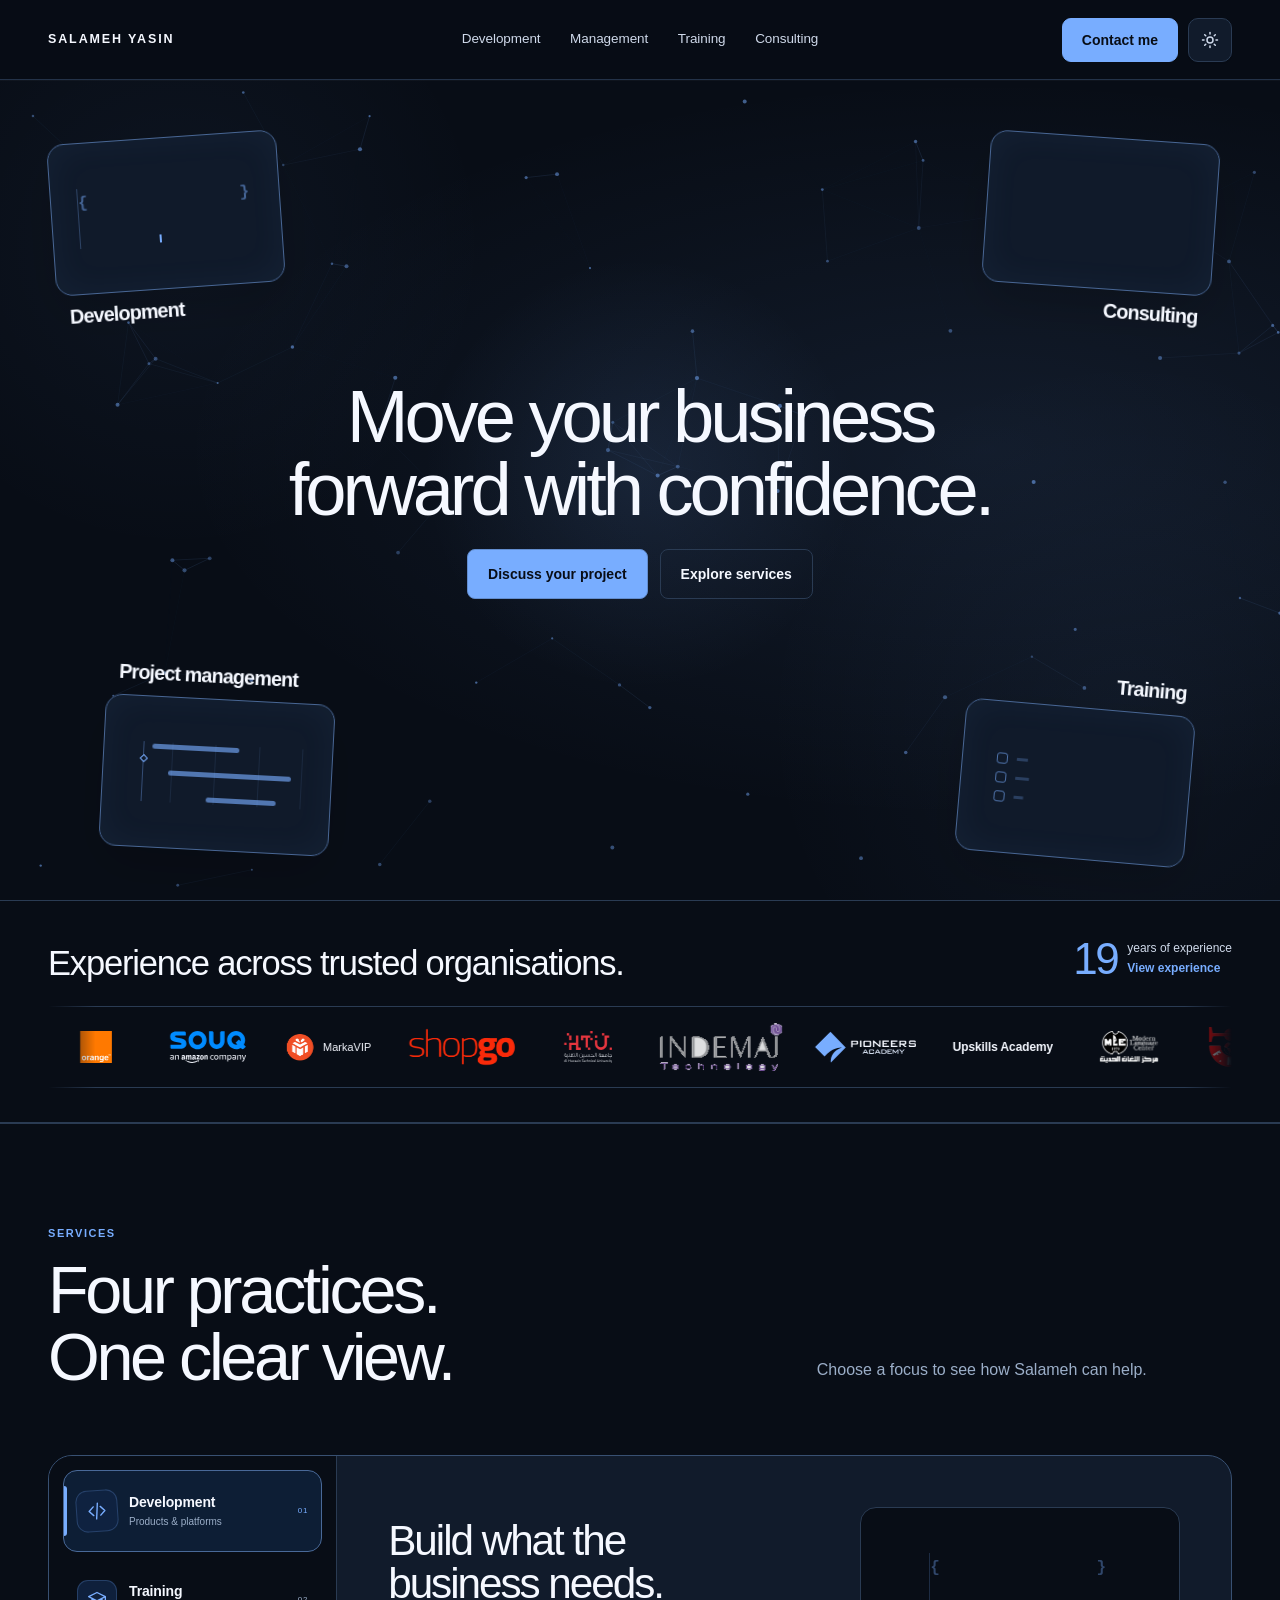
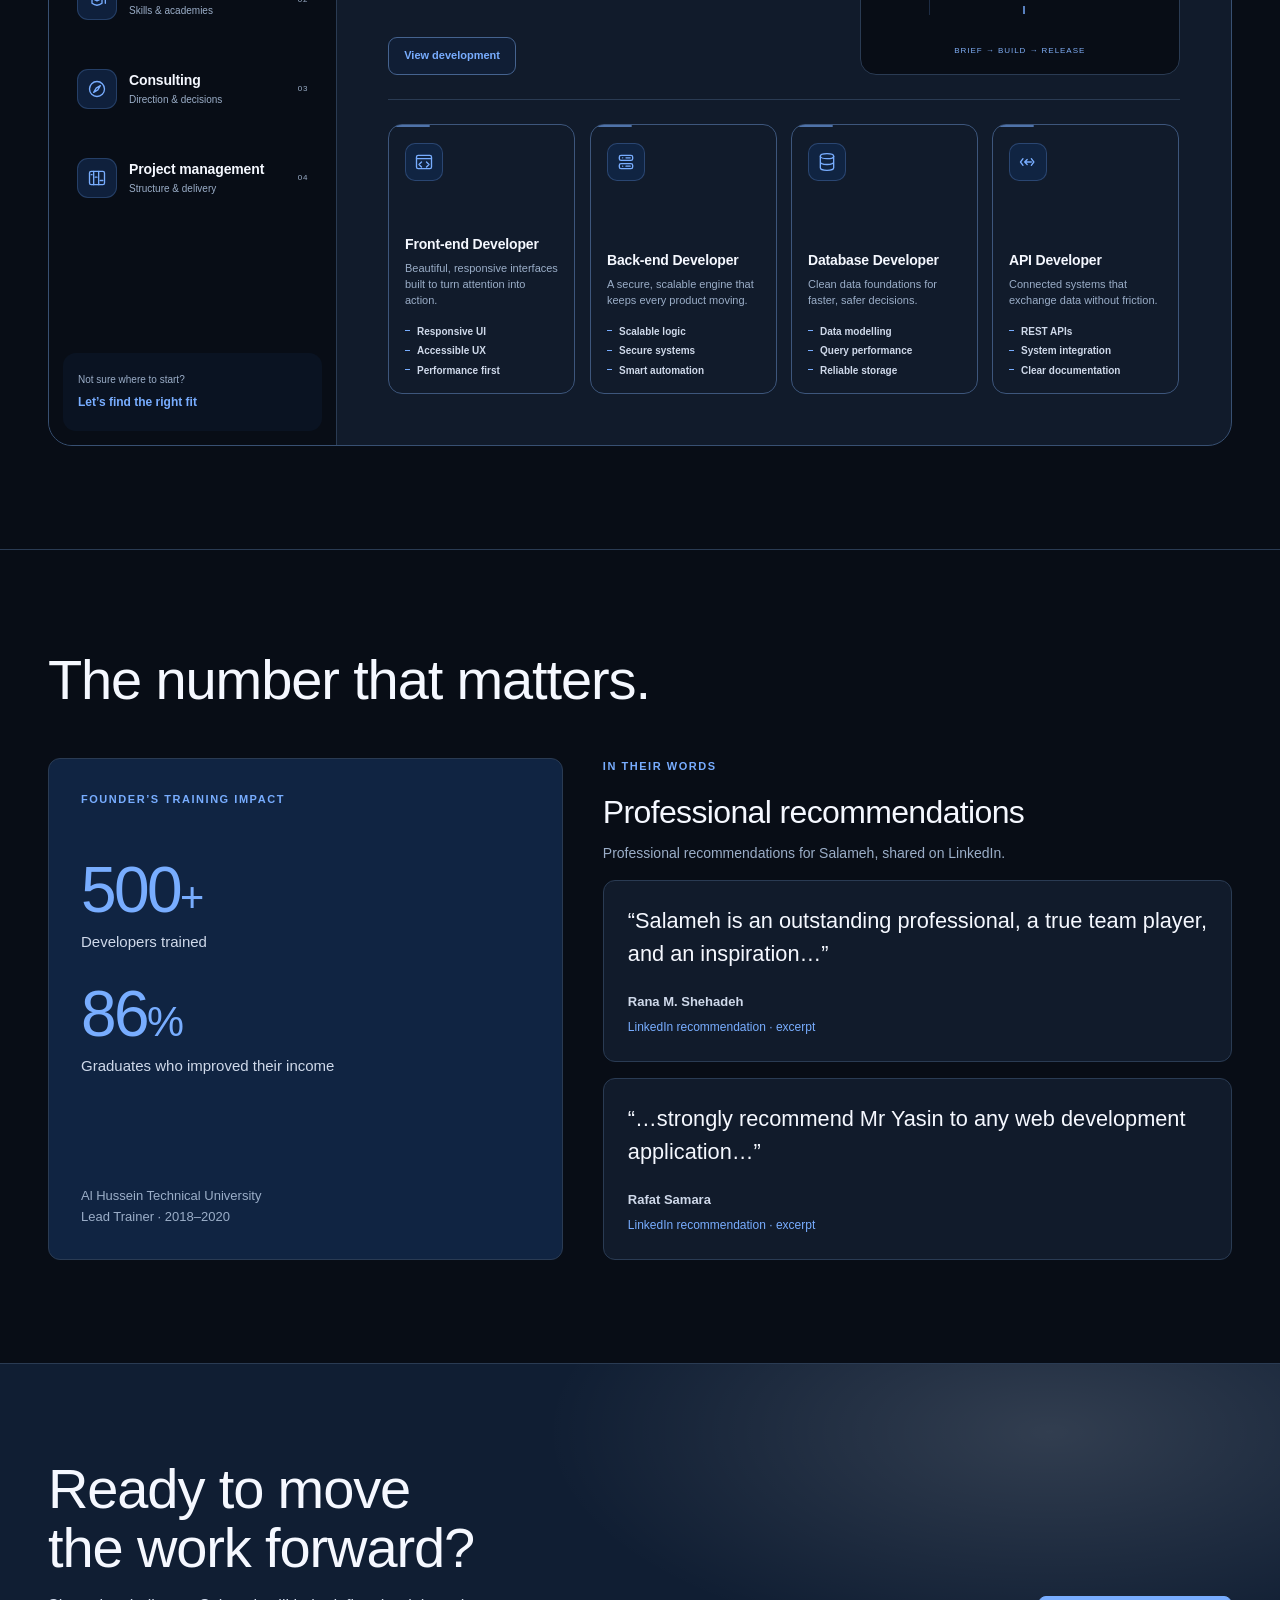
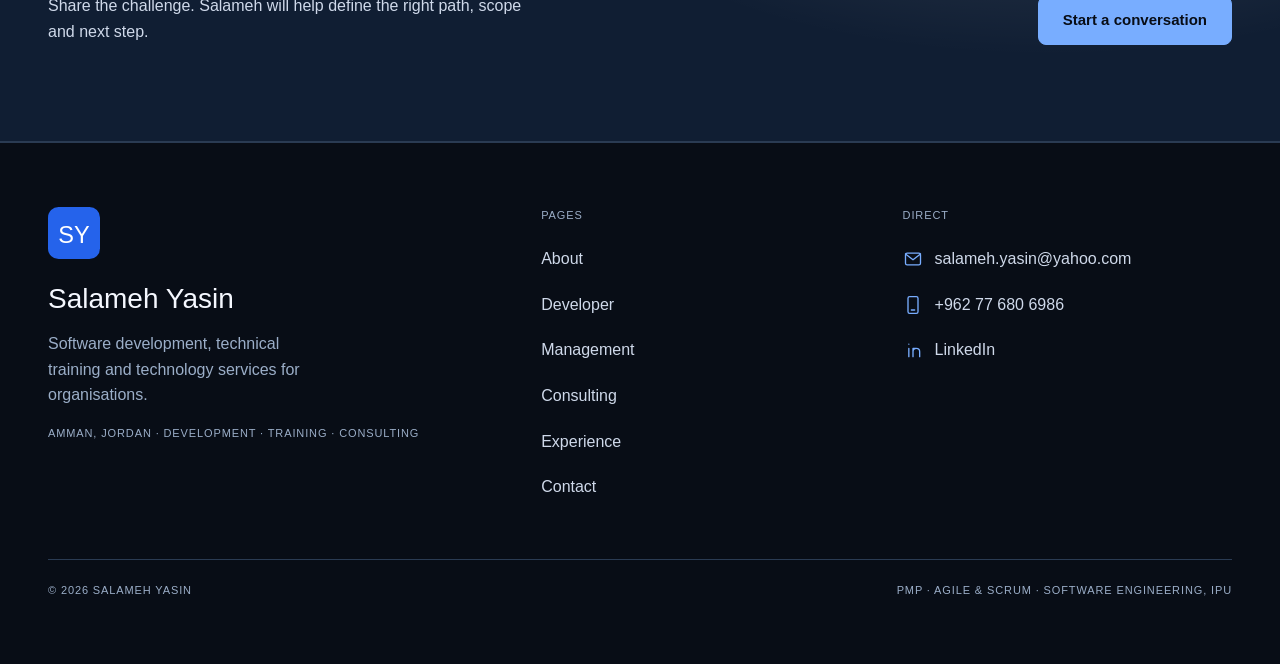
<file: index.html>
<!DOCTYPE html>
<html lang="en">
<head>
<meta charset="utf-8">
<meta name="viewport" content="width=device-width, initial-scale=1">
<title>Salameh Yasin — Technology Leader, Engineering Manager &amp; Digital Transformation Consultant | Amman, Jordan</title>
<meta name="description" content="19 years building software, engineering teams and coding academies in Jordan. Coding Academy Manager at Orange Jordan; PMP; Agile and Scrum consultant. Previously Souq.com and MarkaVIP.">
<meta name="keywords" content="digital transformation consultant Jordan, Agile consultant Amman, coding academy, technical training Jordan, engineering manager Amman">
<meta name="author" content="Salameh Yasin">
<link rel="canonical" href="https://salamehyasin.com/">

<meta property="og:type" content="website">
<meta property="og:title" content="Salameh Yasin — Technology Leader &amp; Digital Transformation Consultant">
<meta property="og:description" content="I build software, the teams that ship it, and the academies that train them. 19 years in Amman, Jordan.">
<meta property="og:image" content="assets/img/og.jpg">
<meta name="twitter:card" content="summary_large_image">

<link rel="icon" type="image/svg+xml" href="favicon.svg?v=4">
<script src="assets/js/theme.js?v=1"></script>
<link rel="stylesheet" href="assets/css/style.css?v=37">
<link rel="stylesheet" href="assets/css/navigation.css?v=6">
<link rel="stylesheet" href="assets/css/hero.css?v=35">
<script src="assets/js/navigation.js?v=2" defer></script>

<script type="application/ld+json">
{
  "@context": "https://schema.org",
  "@type": "Person",
  "name": "Salameh Yasin",
  "jobTitle": "Coding Academy Manager",
  "worksFor": { "@type": "Organization", "name": "Orange Jordan" },
  "alumniOf": { "@type": "CollegeOrUniversity", "name": "IPU — Software Engineering" },
  "address": { "@type": "PostalAddress", "addressLocality": "Amman", "addressCountry": "JO" },
  "email": "salameh.yasin@yahoo.com",
  "telephone": "+962776806986",
  "knowsAbout": ["Digital transformation","Agile and Scrum","Software project management","Coding academy design","Technical training","System architecture","PHP","Magento"],
  "sameAs": ["https://www.linkedin.com/in/salamehyasin"]
}
</script>
</head>

<body data-hero="flat">
<a class="skip" href="#main">Skip to content</a>

<!-- ============================================================ NAVBAR -->
<header class="nav">
  <div class="nav__inner">
    <a class="nav__mark" href="index.html">Salameh Yasin</a>

    <nav class="nav__links" aria-label="Primary">
      <div class="nav__item" data-nav-description>
        <a class="nav__link" href="developer.html" aria-describedby="nav-description-1">Development</a>
        <div class="nav__tooltip" id="nav-description-1" role="tooltip"><span class="nav__tooltip-surface">Software and e-commerce solutions designed for your business.</span></div>
      </div>
      <div class="nav__item" data-nav-description>
        <a class="nav__link" href="management.html" aria-describedby="nav-description-2">Management</a>
        <div class="nav__tooltip" id="nav-description-2" role="tooltip"><span class="nav__tooltip-surface">Project leadership, agile delivery and engineering team support.</span></div>
      </div>
      <div class="nav__item" data-nav-description>
        <a class="nav__link" href="training.html" aria-describedby="nav-description-3">Training</a>
        <div class="nav__tooltip" id="nav-description-3" role="tooltip"><span class="nav__tooltip-surface">Hands-on programmes that build technical skills and confident teams.</span></div>
      </div>
      <div class="nav__item" data-nav-description>
        <a class="nav__link" href="consulting.html" aria-describedby="nav-description-4">Consulting</a>
        <div class="nav__tooltip" id="nav-description-4" role="tooltip"><span class="nav__tooltip-surface">Clear direction for architecture, digital transformation and technical decisions.</span></div>
      </div>
    </nav>

    <div class="nav__actions">
      <a class="nav__cta" href="contact.html">Contact me</a>
      <button class="theme-toggle" type="button" aria-label="Switch to light mode" title="Switch to light mode"><svg class="theme-toggle__sun" xmlns="http://www.w3.org/2000/svg" width="18" height="18" viewBox="0 0 24 24" fill="none" stroke="currentColor" stroke-width="2" stroke-linecap="round" stroke-linejoin="round" aria-hidden="true" focusable="false"><circle cx="12" cy="12" r="4"/><path d="M12 2v2"/><path d="M12 20v2"/><path d="m4.93 4.93 1.41 1.41"/><path d="m17.66 17.66 1.41 1.41"/><path d="M2 12h2"/><path d="M20 12h2"/><path d="m6.34 17.66-1.41 1.41"/><path d="m19.07 4.93-1.41 1.41"/></svg><svg class="theme-toggle__moon" xmlns="http://www.w3.org/2000/svg" width="18" height="18" viewBox="0 0 24 24" fill="none" stroke="currentColor" stroke-width="2" stroke-linecap="round" stroke-linejoin="round" aria-hidden="true" focusable="false"><path d="M20.985 12.486a9 9 0 1 1-9.473-9.472c.405-.022.617.46.402.803a6 6 0 0 0 8.268 8.268c.344-.215.825-.004.803.401"/></svg></button>
      <button class="nav__burger" type="button" aria-expanded="false" aria-controls="drawer" aria-label="Menu">
        <span></span><span></span><span></span>
      </button>
    </div>
  </div>
  <div class="nav__progress" aria-hidden="true"></div>
</header>

<div class="drawer" id="drawer">
  <a href="developer.html" aria-labelledby="drawer-label-1" aria-describedby="drawer-description-1"><span class="drawer__label" id="drawer-label-1">Development</span><span class="drawer__description" id="drawer-description-1">Software and e-commerce solutions designed for your business.</span></a>
  <a href="management.html" aria-labelledby="drawer-label-2" aria-describedby="drawer-description-2"><span class="drawer__label" id="drawer-label-2">Management</span><span class="drawer__description" id="drawer-description-2">Project leadership, agile delivery and engineering team support.</span></a>
  <a href="training.html" aria-labelledby="drawer-label-3" aria-describedby="drawer-description-3"><span class="drawer__label" id="drawer-label-3">Training</span><span class="drawer__description" id="drawer-description-3">Hands-on programmes that build technical skills and confident teams.</span></a>
  <a href="consulting.html" aria-labelledby="drawer-label-4" aria-describedby="drawer-description-4"><span class="drawer__label" id="drawer-label-4">Consulting</span><span class="drawer__description" id="drawer-description-4">Clear direction for architecture, digital transformation and technical decisions.</span></a>
  <a href="about.html" aria-labelledby="drawer-label-5" aria-describedby="drawer-description-5"><span class="drawer__label" id="drawer-label-5">About</span><span class="drawer__description" id="drawer-description-5">Meet Salameh and discover the experience behind the practice.</span></a>
  <a href="experience.html" aria-labelledby="drawer-label-6" aria-describedby="drawer-description-6"><span class="drawer__label" id="drawer-label-6">Founder experience</span><span class="drawer__description" id="drawer-description-6">Explore Salameh’s career in software engineering, leadership and education.</span></a>
  <a href="contact.html" aria-labelledby="drawer-label-7" aria-describedby="drawer-description-7"><span class="drawer__label" id="drawer-label-7">Contact me</span><span class="drawer__description" id="drawer-description-7">Tell us about your goals and discuss the right service.</span></a>
</div>

<main id="main">

  <!-- ============================================================== HERO -->
  <!-- Independent services, supported by founder experience. -->
  <section class="fl-hero fl-hero--interactive fl-hero--constellation" aria-labelledby="hero-title">
    <canvas class="hero-particles" aria-hidden="true"></canvas>
    <div class="fl-hero__inner hero-space">
      <div class="hero-space__center">
        <h1 class="fl-title" id="hero-title">
          <span class="fl-title__a">Move your business forward with confidence.</span>
        </h1>
        <div class="fl-cta">
          <a class="fl-btn fl-btn--primary" href="contact.html">Discuss your project</a>
          <a class="agency-secondary" href="#agency-services">Explore services</a>
        </div>
      </div>

      <a class="hero-float hero-float--development" href="developer.html" aria-label="Explore Development services">
        <span class="hero-float__preview">
          <span class="expertise-visual expertise-code" aria-hidden="true">
            <span class="expertise-code__line"><code>IF brief.ready</code></span>
            <span class="expertise-code__line"><code>BUILD product</code></span>
            <span class="expertise-code__line"><code>RETURN value</code></span>
            <b class="expertise-code__cursor"></b>
          </span>
        </span>
        <span class="hero-float__label">Development</span>
      </a>

      <a class="hero-float hero-float--consulting" href="consulting.html" aria-label="Explore Consulting services">
        <span class="hero-float__preview">
          <span class="expertise-visual expertise-questions" aria-hidden="true">
            <span>?</span><span>?</span><span>?</span>
            <i class="expertise-questions__answer"><b></b><em></em></i>
          </span>
        </span>
        <span class="hero-float__label">Consulting</span>
      </a>

      <a class="hero-float hero-float--management" href="management.html" aria-label="Explore Project Management services">
        <span class="hero-float__preview">
          <span class="expertise-visual expertise-plan" aria-hidden="true">
            <span><i></i></span><span><i></i></span><span><i></i></span>
            <b></b>
          </span>
        </span>
        <span class="hero-float__label">Project management</span>
      </a>

      <a class="hero-float hero-float--training" href="training.html" aria-label="Explore Training services">
        <span class="hero-float__preview">
          <span class="expertise-visual expertise-checklist" aria-hidden="true">
            <span><i></i><b></b></span>
            <span><i></i><b></b></span>
            <span><i></i><b></b></span>
          </span>
        </span>
        <span class="hero-float__label">Training</span>
      </a>

    </div>
  </section>

  <section class="company-experience" aria-labelledby="company-experience-title">
    <div class="company-experience__inner">
      <header class="company-experience__heading">
        <h2 id="company-experience-title">Experience across trusted organisations.</h2>
      </header>
      <div class="company-experience__meta">
        <strong>19</strong>
        <span>years of experience</span>
        <a href="experience.html">View experience</a>
      </div>
      <div class="hero-companies">
        <div class="hero-companies__panel" role="region" aria-label="Organisations Salameh has worked with" tabindex="0">
          <div class="hero-companies__track">
          <ul class="hero-companies__group">
            <li class="brand-plaque"><img src="assets/img/logos/orange.svg" alt="Orange Jordan" width="144" height="64" decoding="async"></li>
            <li class="brand-plaque"><img class="hero-company-logo--dark" src="assets/img/logos/souq-dark.svg" alt="Souq.com" width="144" height="64" decoding="async"><img class="hero-company-logo--light" src="assets/img/logos/souq-light.svg" alt="Souq.com" width="144" height="64" decoding="async"></li>
            <li class="brand-plaque brand-plaque--named brand-plaque--markavip"><img src="assets/img/logos/markavip-logo.png" alt="" width="36" height="36" decoding="async"><span class="brand-name">MarkaVIP</span></li>
            <li class="brand-plaque brand-plaque--shopgo"><img src="assets/img/logos/shopgo-logo.png" alt="ShopGo" width="144" height="50" decoding="async"></li>
            <li class="brand-plaque"><img class="hero-company-logo--dark" src="assets/img/logos/htu-dark.svg" alt="Al Hussein Technical University" width="144" height="64" decoding="async"><img class="hero-company-logo--light" src="assets/img/logos/htu-light.svg" alt="Al Hussein Technical University" width="144" height="64" decoding="async"></li>
            <li class="brand-plaque brand-plaque--indemaj"><img src="assets/img/logos/indemaj-logo.png" alt="Indemaj Technology" width="140" height="58" decoding="async"></li>
            <li class="brand-plaque"><img class="hero-company-logo--dark" src="assets/img/logos/pioneers-dark.svg" alt="Pioneers Academy" width="144" height="64" decoding="async"><img class="hero-company-logo--light" src="assets/img/logos/pioneers-light.svg" alt="Pioneers Academy" width="144" height="64" decoding="async"></li>
            <li class="brand-plaque brand-plaque--wordmark"><span class="brand-name">Upskills Academy</span></li>
            <li class="brand-plaque"><img src="assets/img/logos/mlc.png" alt="MLC Modern Language Center" width="144" height="64" decoding="async"></li>
            <li class="brand-plaque brand-plaque--fawzi"><img src="assets/img/logos/fawzi-alnajjar-logo.png" alt="Fawzi Alnajjar &amp; Partner Co." width="64" height="60" decoding="async"></li>
          </ul>
          <ul class="hero-companies__group" aria-hidden="true">
            <li class="brand-plaque"><img src="assets/img/logos/orange.svg" alt="Orange Jordan" width="144" height="64" decoding="async"></li>
            <li class="brand-plaque"><img class="hero-company-logo--dark" src="assets/img/logos/souq-dark.svg" alt="Souq.com" width="144" height="64" decoding="async"><img class="hero-company-logo--light" src="assets/img/logos/souq-light.svg" alt="Souq.com" width="144" height="64" decoding="async"></li>
            <li class="brand-plaque brand-plaque--named brand-plaque--markavip"><img src="assets/img/logos/markavip-logo.png" alt="" width="36" height="36" decoding="async"><span class="brand-name">MarkaVIP</span></li>
            <li class="brand-plaque brand-plaque--shopgo"><img src="assets/img/logos/shopgo-logo.png" alt="ShopGo" width="144" height="50" decoding="async"></li>
            <li class="brand-plaque"><img class="hero-company-logo--dark" src="assets/img/logos/htu-dark.svg" alt="Al Hussein Technical University" width="144" height="64" decoding="async"><img class="hero-company-logo--light" src="assets/img/logos/htu-light.svg" alt="Al Hussein Technical University" width="144" height="64" decoding="async"></li>
            <li class="brand-plaque brand-plaque--indemaj"><img src="assets/img/logos/indemaj-logo.png" alt="Indemaj Technology" width="140" height="58" decoding="async"></li>
            <li class="brand-plaque"><img class="hero-company-logo--dark" src="assets/img/logos/pioneers-dark.svg" alt="Pioneers Academy" width="144" height="64" decoding="async"><img class="hero-company-logo--light" src="assets/img/logos/pioneers-light.svg" alt="Pioneers Academy" width="144" height="64" decoding="async"></li>
            <li class="brand-plaque brand-plaque--wordmark"><span class="brand-name">Upskills Academy</span></li>
            <li class="brand-plaque"><img src="assets/img/logos/mlc.png" alt="MLC Modern Language Center" width="144" height="64" decoding="async"></li>
            <li class="brand-plaque brand-plaque--fawzi"><img src="assets/img/logos/fawzi-alnajjar-logo.png" alt="Fawzi Alnajjar &amp; Partner Co." width="64" height="60" decoding="async"></li>
          </ul>
          </div>
        </div>
      </div>
    </div>
  </section>

<section class="section section--ruled services-simple" id="agency-services" aria-labelledby="services-title">
  <span id="services"></span>
  <div class="wrap">
    <header class="services-simple__head rv">
      <div>
        <span class="eyebrow">Services</span>
        <h2 class="d2" id="services-title">Four practices. One clear view.</h2>
      </div>
      <p>Choose a focus to see how Salameh can help.</p>
    </header>

    <div class="service-deck rv" data-service-deck>
      <aside class="service-deck__nav">
        <div class="service-deck__tabs" role="tablist" aria-label="Service categories">
          <button class="service-deck__tab" type="button" role="tab" id="service-tab-development" aria-controls="service-panel-development" aria-selected="true" data-service-slug="development">
            <span class="service-deck__tab-icon" aria-hidden="true"><svg viewBox="0 0 24 24" fill="none" stroke="currentColor" stroke-width="1.6" stroke-linecap="round" stroke-linejoin="round"><path d="m8 7-5 5 5 5m8-10 5 5-5 5m-3-14-2 18"/></svg></span>
            <span class="service-deck__tab-copy"><strong>Development</strong><small>Products &amp; platforms</small></span>
            <span class="service-deck__tab-number mono">01</span>
          </button>
          <button class="service-deck__tab" type="button" role="tab" id="service-tab-training" aria-controls="service-panel-training" aria-selected="false" data-service-slug="training" tabindex="-1">
            <span class="service-deck__tab-icon" aria-hidden="true"><svg viewBox="0 0 24 24" fill="none" stroke="currentColor" stroke-width="1.6" stroke-linecap="round" stroke-linejoin="round"><path d="m2 8 10-5 10 5-10 5zM6 10v6c4 3 8 3 12 0v-6m4-2v8"/></svg></span>
            <span class="service-deck__tab-copy"><strong>Training</strong><small>Skills &amp; academies</small></span>
            <span class="service-deck__tab-number mono">02</span>
          </button>
          <button class="service-deck__tab" type="button" role="tab" id="service-tab-consulting" aria-controls="service-panel-consulting" aria-selected="false" data-service-slug="consulting" tabindex="-1">
            <span class="service-deck__tab-icon" aria-hidden="true"><svg viewBox="0 0 24 24" fill="none" stroke="currentColor" stroke-width="1.6" stroke-linecap="round" stroke-linejoin="round"><circle cx="12" cy="12" r="9"/><path d="m16 8-3 5-5 3 3-5z"/></svg></span>
            <span class="service-deck__tab-copy"><strong>Consulting</strong><small>Direction &amp; decisions</small></span>
            <span class="service-deck__tab-number mono">03</span>
          </button>
          <button class="service-deck__tab" type="button" role="tab" id="service-tab-management" aria-controls="service-panel-management" aria-selected="false" data-service-slug="management" tabindex="-1">
            <span class="service-deck__tab-icon" aria-hidden="true"><svg viewBox="0 0 24 24" fill="none" stroke="currentColor" stroke-width="1.6" stroke-linecap="round" stroke-linejoin="round"><rect x="3" y="4" width="18" height="16" rx="2"/><path d="M8 4v16M14 4v16M5 8h1m4 3h2m4 4h3"/></svg></span>
            <span class="service-deck__tab-copy"><strong>Project management</strong><small>Structure &amp; delivery</small></span>
            <span class="service-deck__tab-number mono">04</span>
          </button>
        </div>
        <a class="service-deck__help" href="contact.html">
          <span>Not sure where to start?</span>
          <strong>Let’s find the right fit</strong>
        </a>
      </aside>

      <div class="service-deck__workspace">
        <section class="service-deck__panel is-dealing" role="tabpanel" id="service-panel-development" aria-labelledby="service-tab-development" data-service-panel="development">
          <header class="service-deck__panel-head">
            <div class="service-deck__intro">
              <h3>Build what the business needs.</h3>
              <a class="service-deck__action" href="developer.html">View development</a>
            </div>
            <div class="service-deck__concept service-deck__concept--development">
              <div class="expertise-visual expertise-code" aria-hidden="true">
                <span class="expertise-code__line"><code>IF brief.ready</code></span>
                <span class="expertise-code__line"><code>BUILD product</code></span>
                <span class="expertise-code__line"><code>RETURN value</code></span>
                <b class="expertise-code__cursor"></b>
              </div>
              <span class="mono">BRIEF → BUILD → RELEASE</span>
            </div>
          </header>
          <ul class="service-deck__cards" aria-label="Development services">
            <li class="service-deck__card service-deck__card--detailed" style="--deal-index:0;--deal-turn:-7deg">
              <svg aria-hidden="true" viewBox="0 0 24 24" fill="none" stroke="currentColor"><rect x="3" y="4" width="18" height="16" rx="2"/><path d="M3 8h18m-12 4-3 3 3 3m6-6 3 3-3 3"/></svg>
              <div class="service-deck__card-copy">
                <h4>Front-end Developer</h4>
                <p>Beautiful, responsive interfaces built to turn attention into action.</p>
                <ul class="service-deck__card-points" aria-label="Front-end capabilities"><li>Responsive UI</li><li>Accessible UX</li><li>Performance first</li></ul>
              </div>
            </li>
            <li class="service-deck__card service-deck__card--detailed" style="--deal-index:1;--deal-turn:6deg">
              <svg aria-hidden="true" viewBox="0 0 24 24" fill="none" stroke="currentColor"><rect x="4" y="4" width="16" height="6" rx="2"/><rect x="4" y="14" width="16" height="6" rx="2"/><path d="M8 7h.01M8 17h.01m4-10h5m-5 10h5"/></svg>
              <div class="service-deck__card-copy">
                <h4>Back-end Developer</h4>
                <p>A secure, scalable engine that keeps every product moving.</p>
                <ul class="service-deck__card-points" aria-label="Back-end capabilities"><li>Scalable logic</li><li>Secure systems</li><li>Smart automation</li></ul>
              </div>
            </li>
            <li class="service-deck__card service-deck__card--detailed" style="--deal-index:2;--deal-turn:-5deg">
              <svg aria-hidden="true" viewBox="0 0 24 24" fill="none" stroke="currentColor"><ellipse cx="12" cy="5" rx="8" ry="3"/><path d="M4 5v7c0 1.7 3.6 3 8 3s8-1.3 8-3V5M4 12v7c0 1.7 3.6 3 8 3s8-1.3 8-3v-7"/></svg>
              <div class="service-deck__card-copy">
                <h4>Database Developer</h4>
                <p>Clean data foundations for faster, safer decisions.</p>
                <ul class="service-deck__card-points" aria-label="Database capabilities"><li>Data modelling</li><li>Query performance</li><li>Reliable storage</li></ul>
              </div>
            </li>
            <li class="service-deck__card service-deck__card--detailed" style="--deal-index:3;--deal-turn:7deg">
              <svg aria-hidden="true" viewBox="0 0 24 24" fill="none" stroke="currentColor"><path d="M8 12h8m-8 0 3-3m-3 3 3 3m5-7 3 4-3 4M6 8l-3 4 3 4"/></svg>
              <div class="service-deck__card-copy">
                <h4>API Developer</h4>
                <p>Connected systems that exchange data without friction.</p>
                <ul class="service-deck__card-points" aria-label="API capabilities"><li>REST APIs</li><li>System integration</li><li>Clear documentation</li></ul>
              </div>
            </li>
          </ul>
        </section>

        <section class="service-deck__panel" role="tabpanel" id="service-panel-training" aria-labelledby="service-tab-training" data-service-panel="training" hidden>
          <header class="service-deck__panel-head">
            <div class="service-deck__intro">
              <span class="service-deck__kicker mono">Learn &amp; apply</span>
              <h3>Turn knowledge into capability.</h3>
              <p>Practical learning designed to be applied.</p>
              <a class="service-deck__action" href="training.html">View training</a>
            </div>
            <div class="service-deck__concept service-deck__concept--training">
              <div class="expertise-visual expertise-checklist" aria-hidden="true">
                <span><i></i><b></b></span><span><i></i><b></b></span><span><i></i><b></b></span>
              </div>
              <span class="mono">LEARN → PRACTISE → APPLY</span>
            </div>
          </header>
          <div class="service-deck__skills" aria-labelledby="training-skills-label">
            <span class="service-deck__label mono" id="training-skills-label">Technology skills</span>
            <ul>
              <li><img class="service-deck__skill-logo" src="assets/img/logos/php.svg" alt="" width="32" height="32" decoding="async"><span>PHP</span></li>
              <li><img class="service-deck__skill-logo" src="assets/img/logos/javascript.svg" alt="" width="32" height="32" decoding="async"><span>JavaScript</span></li>
              <li><img class="service-deck__skill-logo" src="assets/img/logos/html5.svg" alt="" width="32" height="32" decoding="async"><span>HTML5</span></li>
              <li><img class="service-deck__skill-logo" src="assets/img/logos/css3.svg" alt="" width="32" height="32" decoding="async"><span>CSS3</span></li>
              <li><img class="service-deck__skill-logo" src="assets/img/logos/jquery.svg" alt="" width="32" height="32" decoding="async"><span>jQuery</span></li>
              <li><img class="service-deck__skill-logo" src="assets/img/logos/mysql.svg" alt="" width="32" height="32" decoding="async"><span>MySQL</span></li>
              <li><img class="service-deck__skill-logo" src="assets/img/logos/magento.svg" alt="" width="32" height="32" decoding="async"><span>Magento</span></li>
              <li><img class="service-deck__skill-logo" src="assets/img/logos/apache.svg" alt="" width="32" height="32" decoding="async"><span>Apache</span></li>
              <li><img class="service-deck__skill-logo" src="assets/img/logos/linux.png" alt="" width="32" height="32" decoding="async"><span>Linux</span></li>
            </ul>
          </div>
          <ul class="service-deck__cards" aria-label="Training services">
            <li class="service-deck__card" style="--deal-index:0;--deal-turn:-7deg"><svg aria-hidden="true" viewBox="0 0 24 24" fill="none" stroke="currentColor"><path d="m2 8 10-5 10 5-10 5zM6 10v6c4 3 8 3 12 0v-6"/></svg><h4>Coding academies</h4></li>
            <li class="service-deck__card" style="--deal-index:1;--deal-turn:6deg"><svg aria-hidden="true" viewBox="0 0 24 24" fill="none" stroke="currentColor"><circle cx="8" cy="8" r="3"/><circle cx="17" cy="9" r="2"/><path d="M3 20c0-4 2-7 5-7s5 3 5 7m1-5c3 0 5 2 5 5"/></svg><h4>Team upskilling</h4></li>
            <li class="service-deck__card" style="--deal-index:2;--deal-turn:-5deg"><svg aria-hidden="true" viewBox="0 0 24 24" fill="none" stroke="currentColor"><path d="M5 4h14M5 20h14M8 8l-3 4 3 4m8-8 3 4-3 4m-5-8 2 8"/></svg><h4>Full-stack tracks</h4></li>
            <li class="service-deck__card" style="--deal-index:3;--deal-turn:7deg"><svg aria-hidden="true" viewBox="0 0 24 24" fill="none" stroke="currentColor"><path d="M20 7h-5V2M4 17h5v5M5 9a8 8 0 0 1 13-5l2 3m-1 8a8 8 0 0 1-13 5l-2-3"/></svg><h4>Agile workshops</h4></li>
          </ul>
        </section>

        <section class="service-deck__panel" role="tabpanel" id="service-panel-consulting" aria-labelledby="service-tab-consulting" data-service-panel="consulting" hidden>
          <header class="service-deck__panel-head">
            <div class="service-deck__intro">
              <span class="service-deck__kicker mono">Assess &amp; direct</span>
              <h3>Make the next decision clear.</h3>
              <p>Independent direction for complex technology choices.</p>
              <a class="service-deck__action" href="consulting.html">View consulting</a>
            </div>
            <div class="service-deck__concept service-deck__concept--consulting">
              <div class="expertise-visual expertise-questions" aria-hidden="true">
                <span>?</span><span>?</span><span>?</span><i class="expertise-questions__answer"><b></b><em></em></i>
              </div>
              <span class="mono">QUESTION → ANSWER → DIRECTION</span>
            </div>
          </header>
          <ul class="service-deck__cards" aria-label="Consulting services">
            <li class="service-deck__card" style="--deal-index:0;--deal-turn:-7deg"><svg aria-hidden="true" viewBox="0 0 24 24" fill="none" stroke="currentColor"><circle cx="12" cy="12" r="9"/><path d="m16 8-3 5-5 3 3-5z"/></svg><h4>Tech strategy</h4></li>
            <li class="service-deck__card" style="--deal-index:1;--deal-turn:6deg"><svg aria-hidden="true" viewBox="0 0 24 24" fill="none" stroke="currentColor"><path d="m12 3 9 5-9 5-9-5zM3 12l9 5 9-5M3 16l9 5 9-5"/></svg><h4>Architecture reviews</h4></li>
            <li class="service-deck__card" style="--deal-index:2;--deal-turn:-5deg"><svg aria-hidden="true" viewBox="0 0 24 24" fill="none" stroke="currentColor"><path d="M3 12h4l2-6 4 12 2-6h6"/></svg><h4>Delivery health</h4></li>
            <li class="service-deck__card" style="--deal-index:3;--deal-turn:7deg"><svg aria-hidden="true" viewBox="0 0 24 24" fill="none" stroke="currentColor"><circle cx="10" cy="10" r="6"/><path d="m14.5 14.5 5 5M7 10l2 2 4-4"/></svg><h4>Solution selection</h4></li>
          </ul>
        </section>

        <section class="service-deck__panel" role="tabpanel" id="service-panel-management" aria-labelledby="service-tab-management" data-service-panel="management" hidden>
          <header class="service-deck__panel-head">
            <div class="service-deck__intro">
              <span class="service-deck__kicker mono">Plan &amp; deliver</span>
              <h3>Bring delivery under control.</h3>
              <p>Clear scope, rhythm and accountability.</p>
              <a class="service-deck__action" href="management.html">View project management</a>
            </div>
            <div class="service-deck__concept service-deck__concept--management">
              <div class="expertise-visual expertise-plan" aria-hidden="true">
                <span><i></i></span><span><i></i></span><span><i></i></span><b></b>
              </div>
              <span class="mono">PLAN → ALIGN → DELIVER</span>
            </div>
          </header>
          <ul class="service-deck__cards" aria-label="Project management services">
            <li class="service-deck__card" style="--deal-index:0;--deal-turn:-7deg"><svg aria-hidden="true" viewBox="0 0 24 24" fill="none" stroke="currentColor"><rect x="3" y="5" width="18" height="16" rx="2"/><path d="M8 3v4m8-4v4M3 10h18m-13 5 2 2 5-5"/></svg><h4>Project delivery</h4></li>
            <li class="service-deck__card" style="--deal-index:1;--deal-turn:6deg"><svg aria-hidden="true" viewBox="0 0 24 24" fill="none" stroke="currentColor"><path d="M20 7h-5V2M4 17h5v5M5 9a8 8 0 0 1 13-5l2 3m-1 8a8 8 0 0 1-13 5l-2-3"/></svg><h4>Agile delivery</h4></li>
            <li class="service-deck__card" style="--deal-index:2;--deal-turn:-5deg"><svg aria-hidden="true" viewBox="0 0 24 24" fill="none" stroke="currentColor"><rect x="3" y="4" width="5" height="16" rx="1"/><rect x="10" y="4" width="5" height="10" rx="1"/><rect x="17" y="4" width="4" height="13" rx="1"/></svg><h4>PMO &amp; governance</h4></li>
            <li class="service-deck__card" style="--deal-index:3;--deal-turn:7deg"><svg aria-hidden="true" viewBox="0 0 24 24" fill="none" stroke="currentColor"><circle cx="12" cy="12" r="9"/><circle cx="12" cy="12" r="3"/><path d="m5.6 5.6 4.3 4.3m4.2 4.2 4.3 4.3m0-12.8-4.3 4.3m-4.2 4.2-4.3 4.3"/></svg><h4>Project recovery</h4></li>
          </ul>
        </section>
      </div>
    </div>
  </div>
</section>


  <!-- ========================================================= 01 PROOF -->
  <section class="section section--ruled impact" id="impact" aria-labelledby="impact-title">
    <div class="wrap">
      <header class="shead rv">
        <h2 class="d2 shead__title" id="impact-title">The number that matters.</h2>
      </header>
      <div class="impact__grid">
        <div class="proof impact__results rv">
          <span class="eyebrow">Founder’s training impact</span>
          <dl class="impact__metrics">
            <div><dt>Developers trained</dt><dd>500<span>+</span></dd></div>
            <div><dt>Graduates who improved their income</dt><dd>86<span>%</span></dd></div>
          </dl>
          <p class="proof__cap">Al Hussein Technical University<br>Lead Trainer · 2018–2020</p>
        </div>
        <div class="testimonials" aria-labelledby="testimonials-title">
          <header class="testimonials__head">
            <span class="eyebrow">In their words</span>
            <h3 id="testimonials-title">Professional recommendations</h3>
            <p>Professional recommendations for Salameh, shared on LinkedIn.</p>
          </header>
          <figure class="testimonial rv">
            <blockquote><p>“Salameh is an outstanding professional, a true team player, and an inspiration…”</p></blockquote>
            <figcaption><strong>Rana M. Shehadeh</strong><a href="https://www.linkedin.com/in/salamehyasin/details/recommendations/" target="_blank" rel="noopener noreferrer">LinkedIn recommendation · excerpt<span class="sr-only"> (opens in a new tab)</span></a></figcaption>
          </figure>
          <figure class="testimonial rv">
            <blockquote><p>“…strongly recommend Mr Yasin to any web development application…”</p></blockquote>
            <figcaption><strong>Rafat Samara</strong><a href="https://www.linkedin.com/in/salamehyasin/details/recommendations/" target="_blank" rel="noopener noreferrer">LinkedIn recommendation · excerpt<span class="sr-only"> (opens in a new tab)</span></a></figcaption>
          </figure>
        </div>
      </div>
    </div>
  </section>

  <!-- =========================================================== CTA -->
  <section class="cta">
    <div class="wrap cta__inner">
      <div>
        <h2 class="d2 cta__title">Ready to move the work forward?</h2>
        <p class="cta__sub">Share the challenge. Salameh will help define the right path, scope and next step.</p>
      </div>
      <a class="btn btn--onink" href="contact.html">Start a conversation</a>
    </div>
  </section>
</main>

<!-- ============================================================ FOOTER -->
<footer class="foot">
  <div class="wrap">
    <div class="foot__grid">
      <div>
        <img class="foot__emblem" src="favicon.svg?v=4" alt="" width="52" height="52" loading="lazy"><p class="foot__mark">Salameh Yasin</p>
        <p class="muted" style="max-width:32ch">Software development, technical training and technology services for organisations.</p>
        <p class="mono" style="margin-top:14px;color:var(--muted)">Amman, Jordan · Development · Training · Consulting</p>
      </div>
      <div>
        <span class="foot__label mono">Pages</span>
        <nav class="foot__links" aria-label="Footer">
          <a href="about.html">About</a>
          <a href="developer.html">Developer</a>
          <a href="management.html">Management</a>
          <a href="consulting.html">Consulting</a>
          <a href="experience.html">Experience</a>
          <a href="contact.html">Contact</a>
        </nav>
      </div>
      <div>
        <span class="foot__label mono">Direct</span>
        <nav class="foot__links">
          <a href="mailto:salameh.yasin@yahoo.com"><svg viewBox="0 0 24 24" width="20" height="20" fill="none" stroke="currentColor" stroke-width="1.6" stroke-linecap="round" stroke-linejoin="round" aria-hidden="true"><rect x="3" y="5" width="18" height="14" rx="2"/><path d="m3 6 9 7 9-7"/></svg><span>salameh.yasin@yahoo.com</span></a>
          <a href="tel:+962776806986"><svg viewBox="0 0 24 24" width="20" height="20" fill="none" stroke="currentColor" stroke-width="1.6" stroke-linecap="round" stroke-linejoin="round" aria-hidden="true"><rect x="6" y="2" width="12" height="20" rx="2"/><path d="M10 18h4"/></svg><span>+962 77 680 6986</span></a>
          <a href="https://www.linkedin.com/in/salamehyasin" rel="noopener"><svg viewBox="0 0 24 24" width="20" height="20" fill="none" stroke="currentColor" stroke-width="1.6" stroke-linecap="round" stroke-linejoin="round" aria-hidden="true"><path d="M7 10v10M7 5v.01M12 20V10h4a4 4 0 0 1 4 4v6M12 14a4 4 0 0 1 4-4"/></svg><span>LinkedIn</span></a>
        </nav>
      </div>
    </div>
    <div class="foot__bottom mono">
      <span>© <span data-year>2026</span> Salameh Yasin</span>
      <span>PMP · Agile &amp; Scrum · Software Engineering, IPU</span>
    </div>
  </div>
</footer>

<script src="assets/js/main.js?v=36"></script>
<script src="assets/js/service-deck.js?v=2" defer></script>
<script src="assets/js/hero-particles.js?v=4" defer></script>
</body>
</html>
</file>
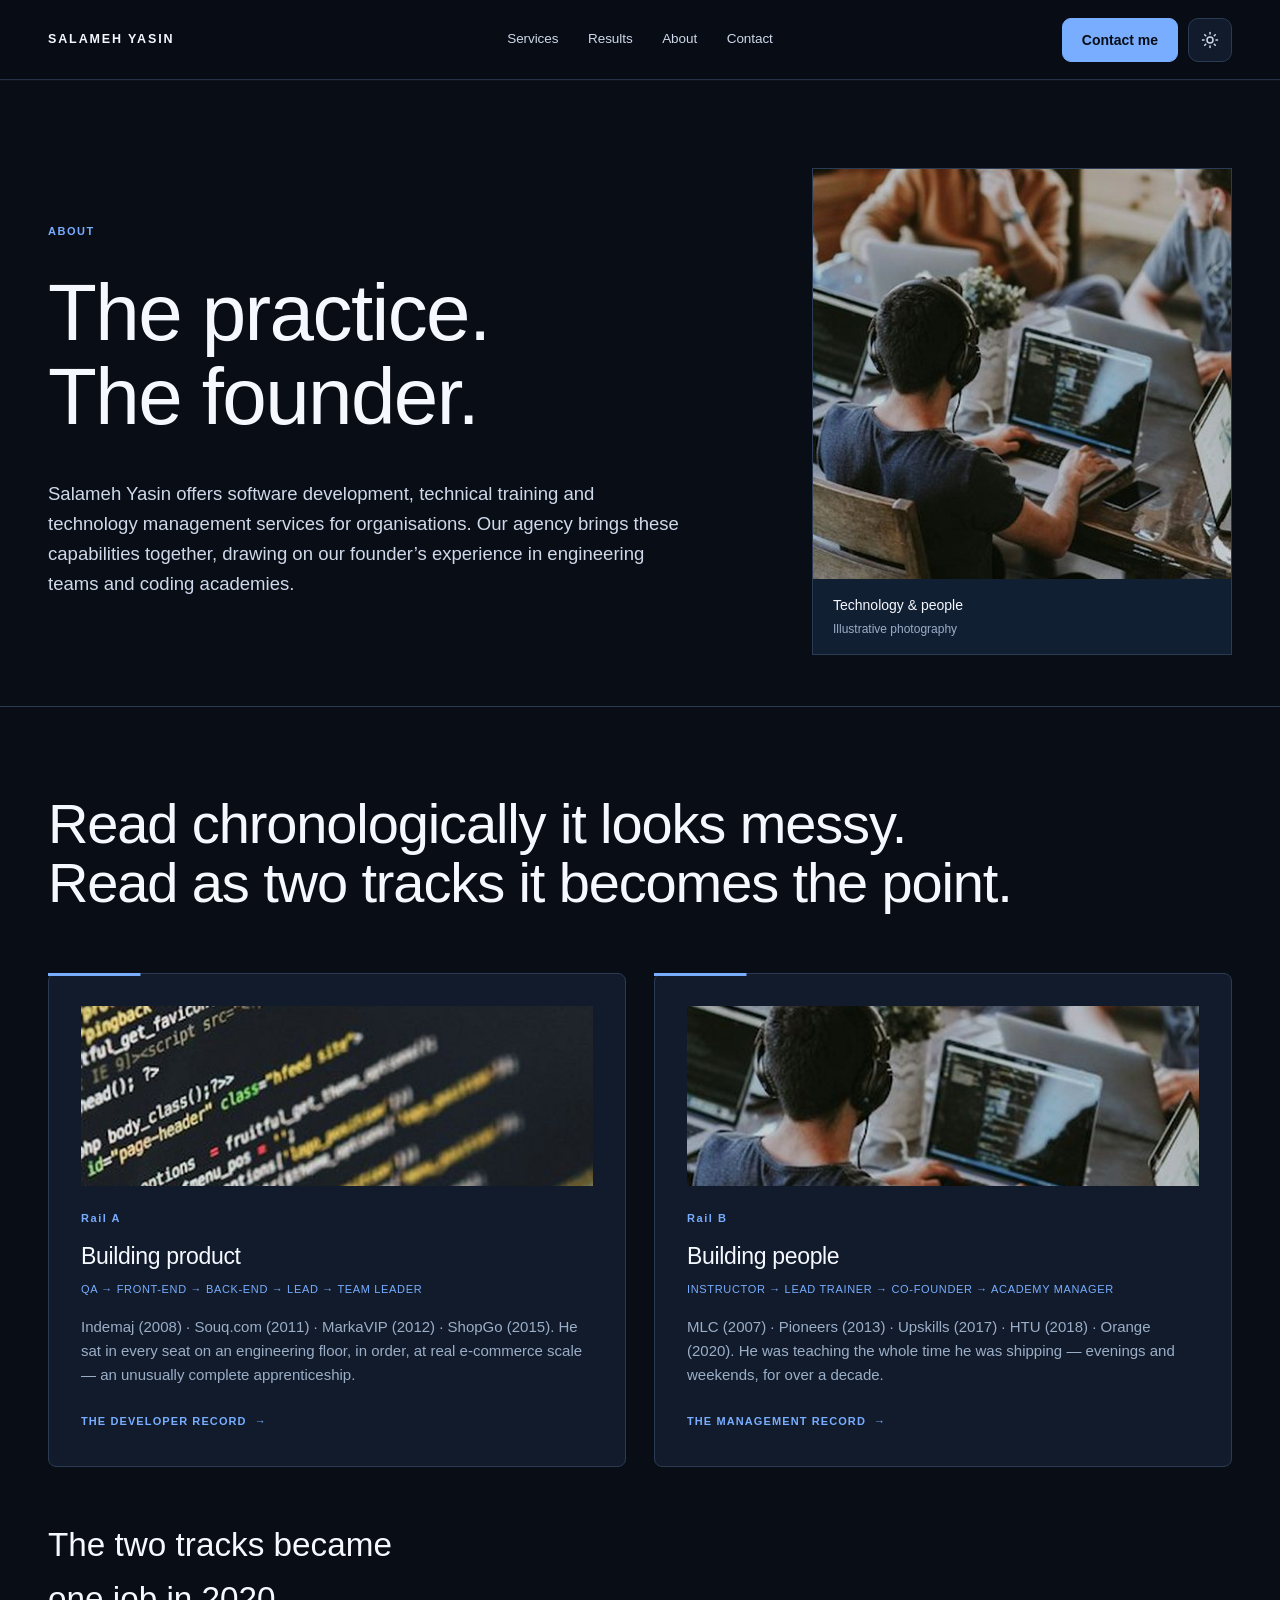
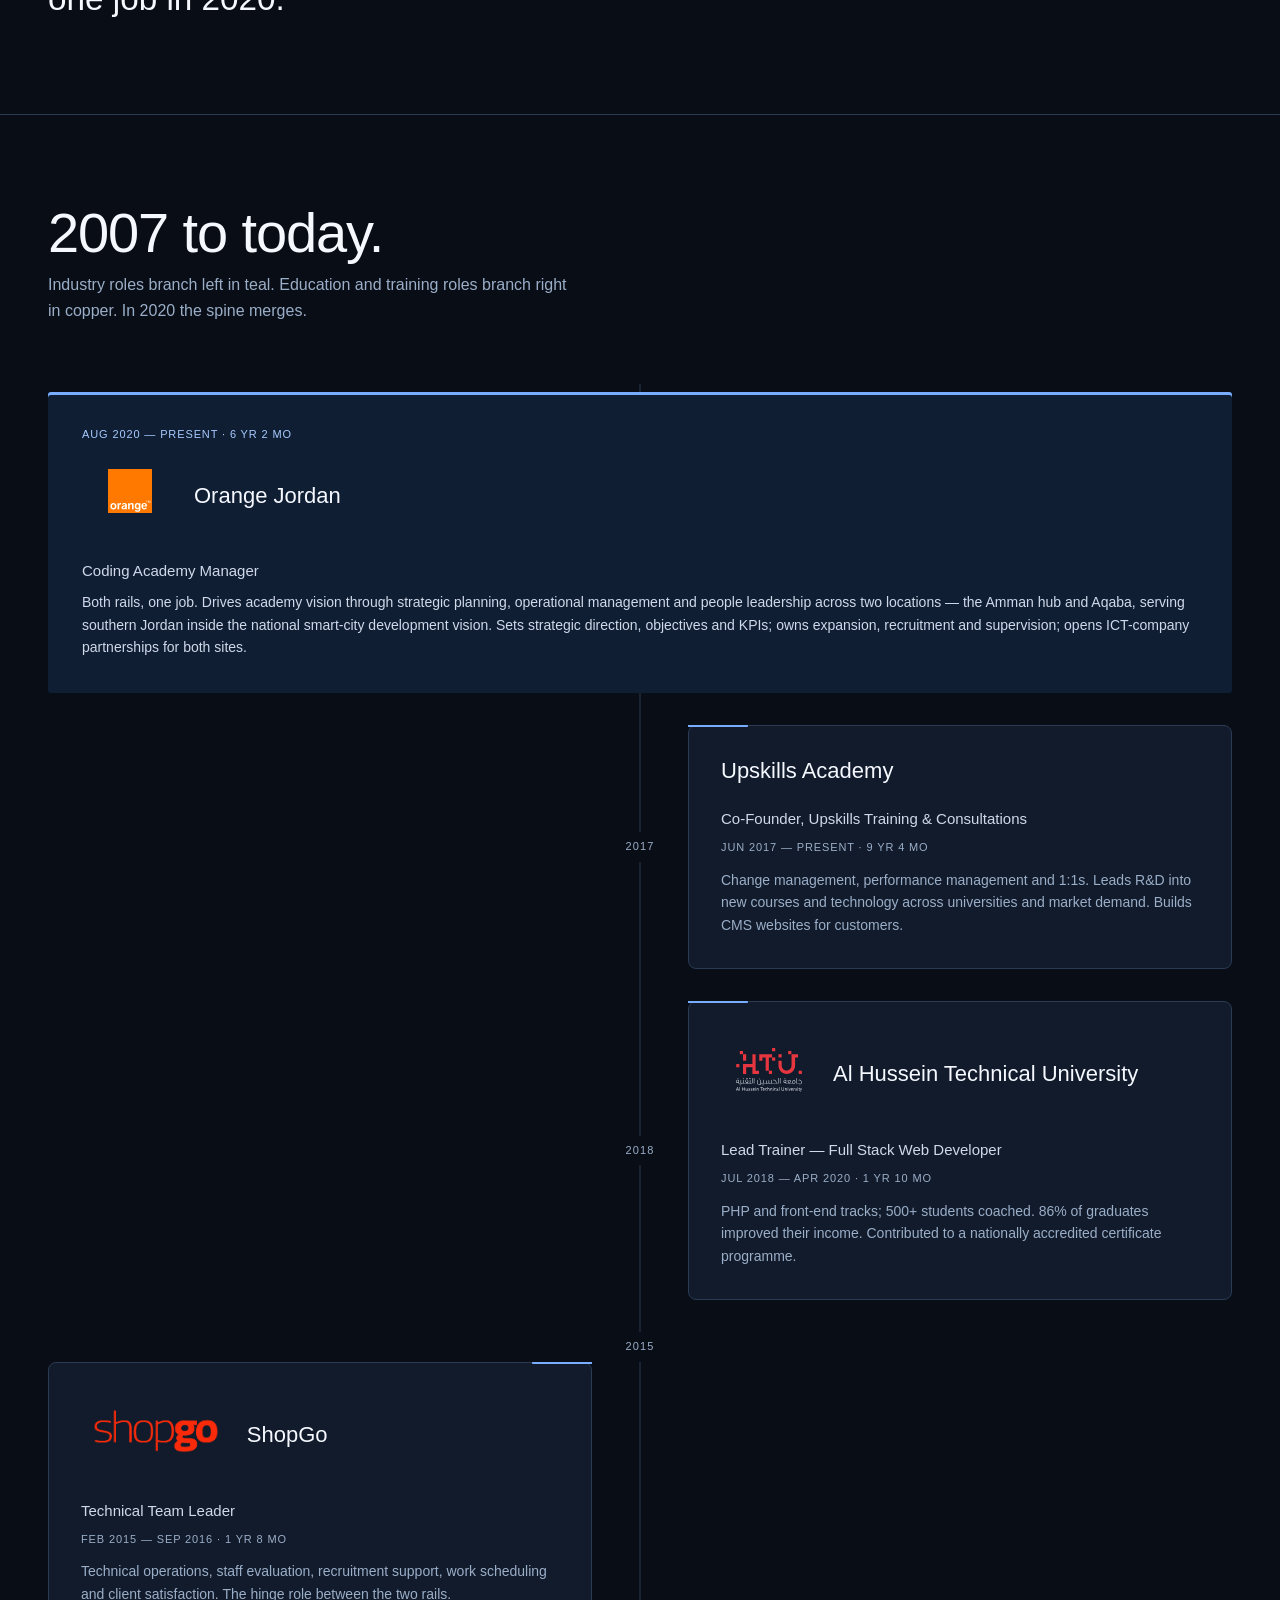
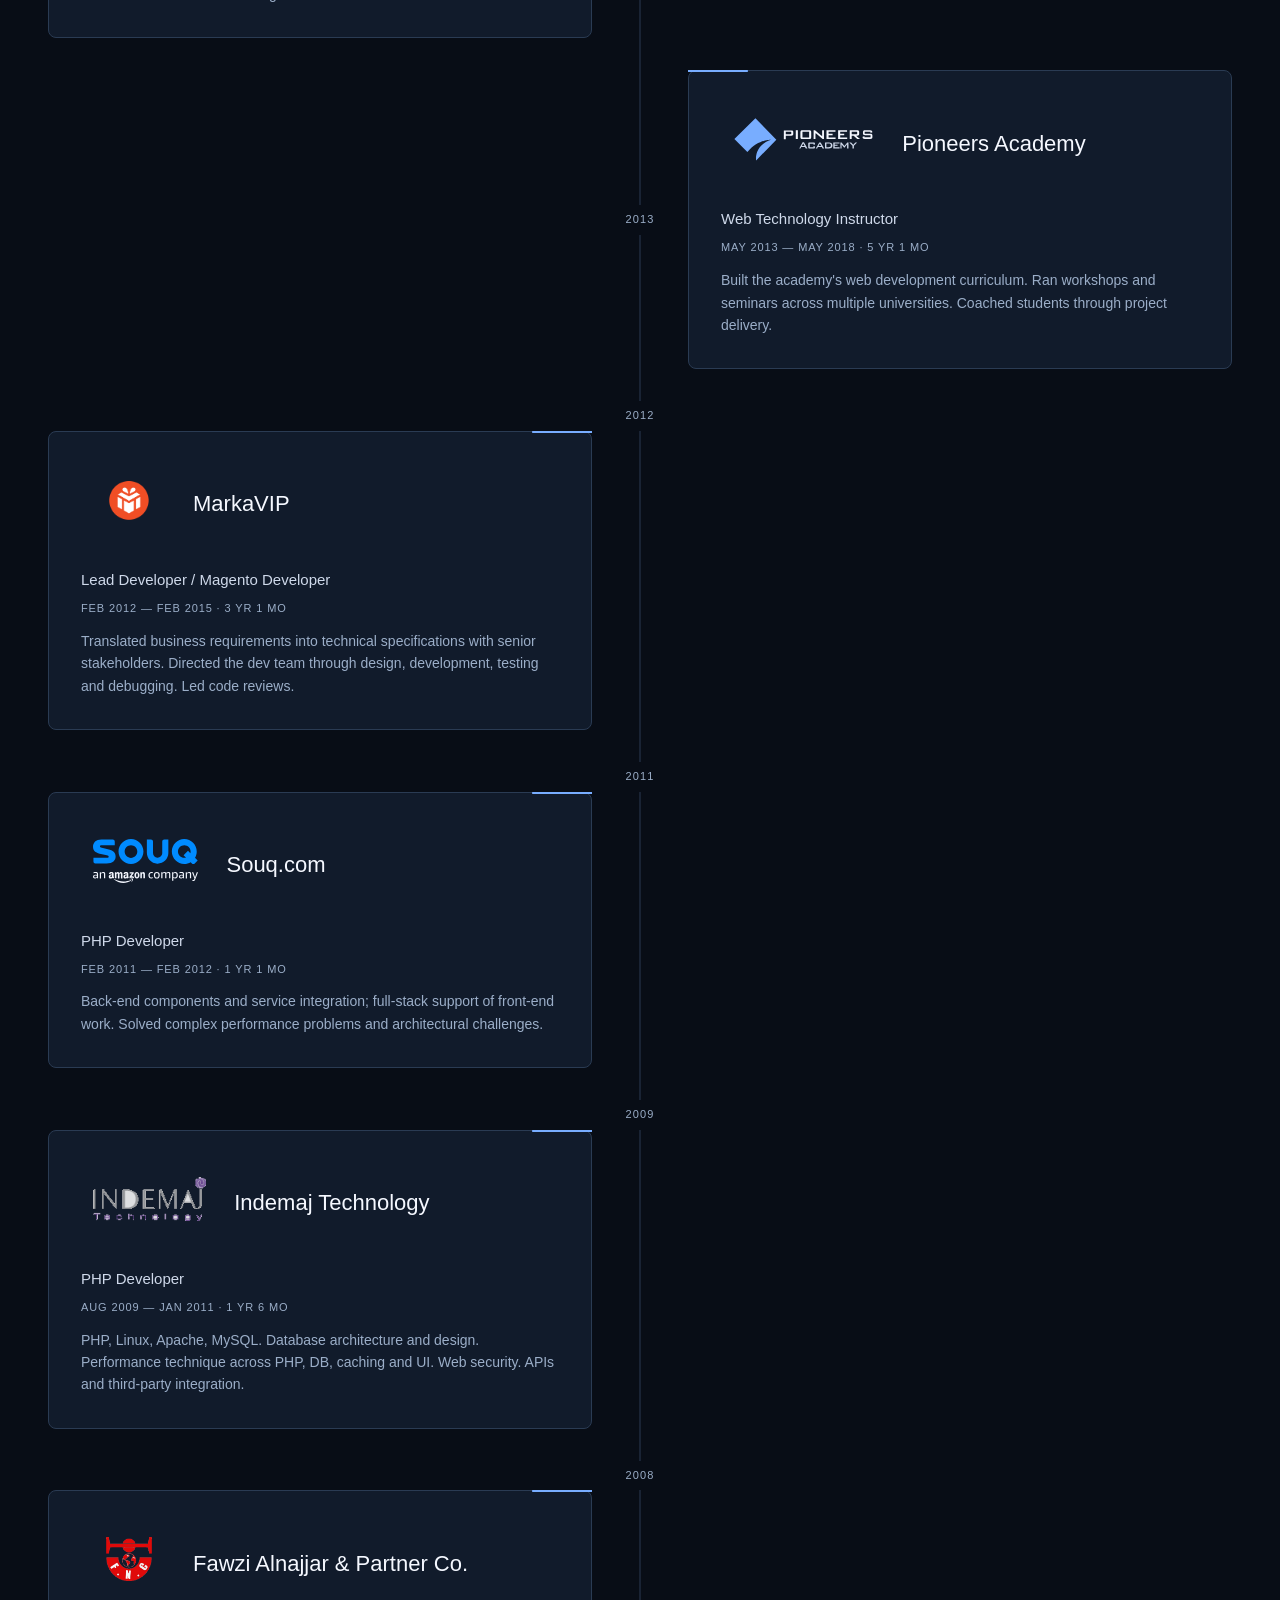
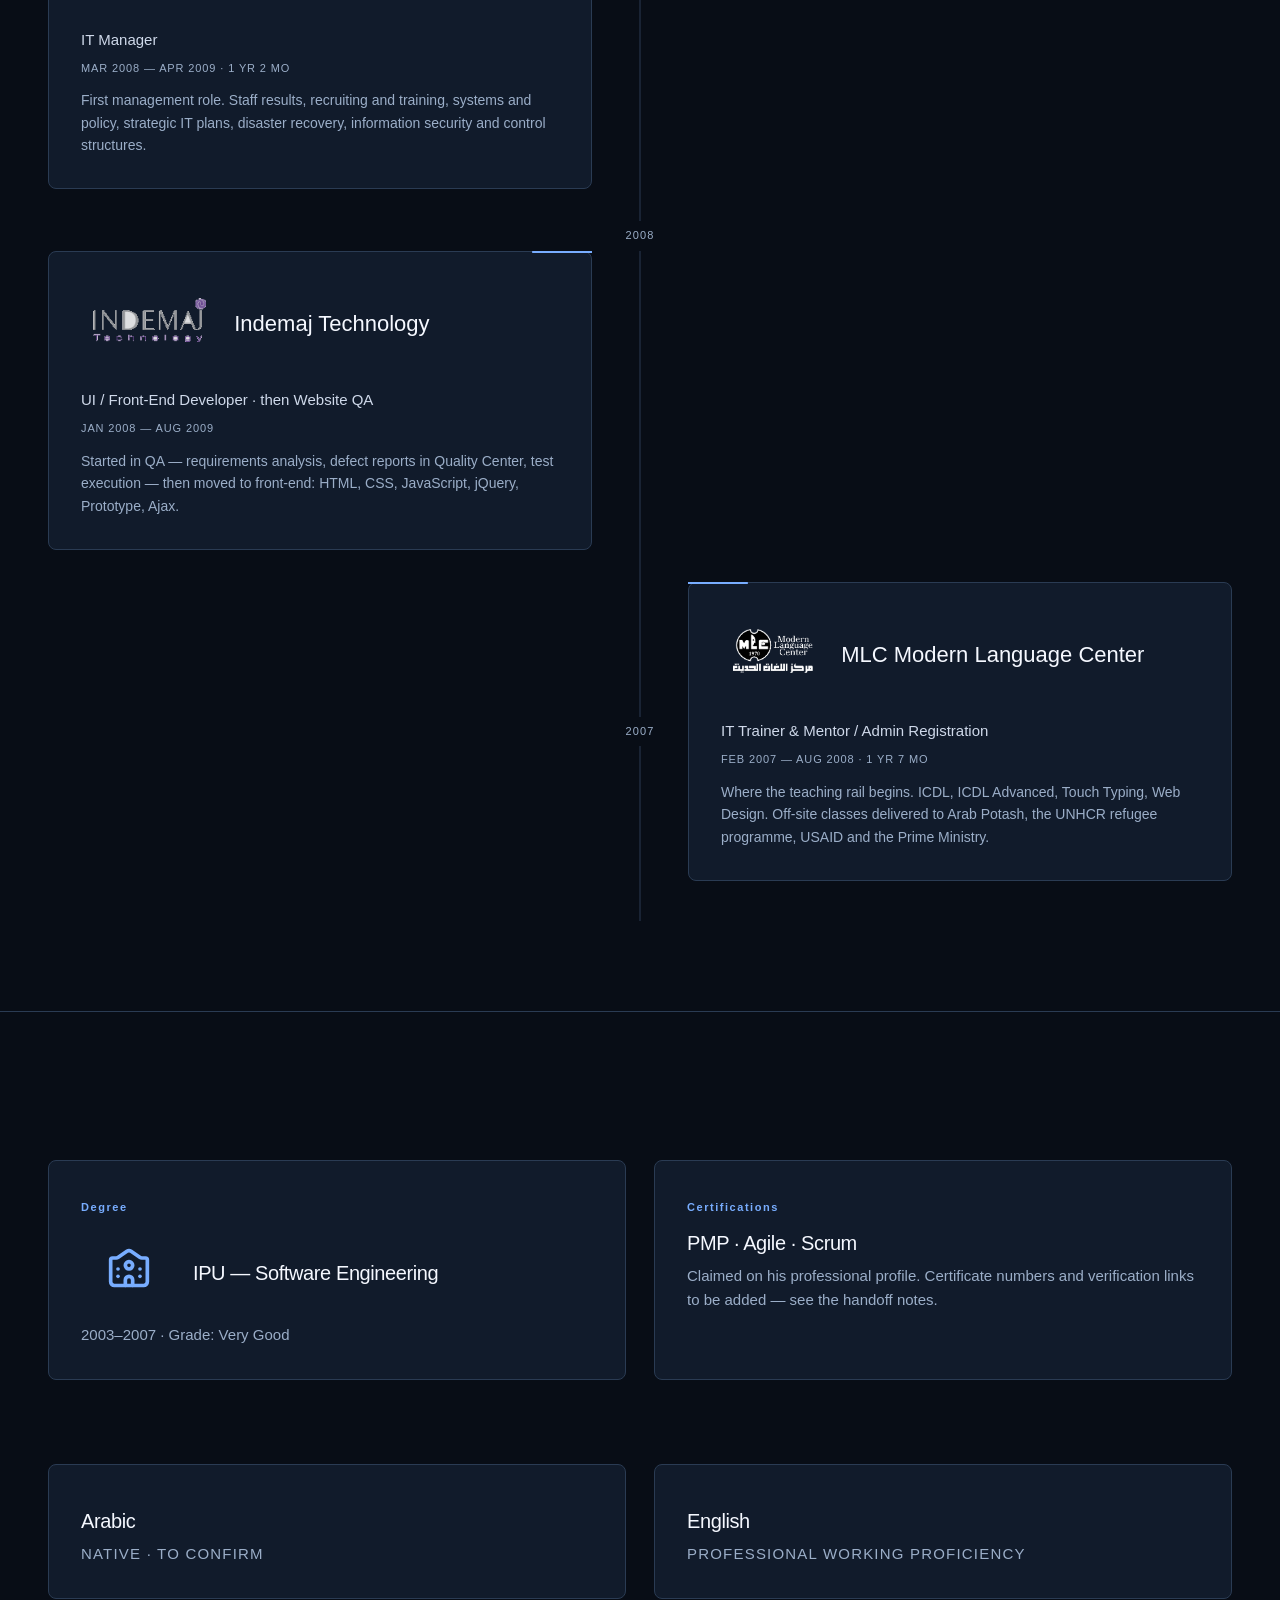
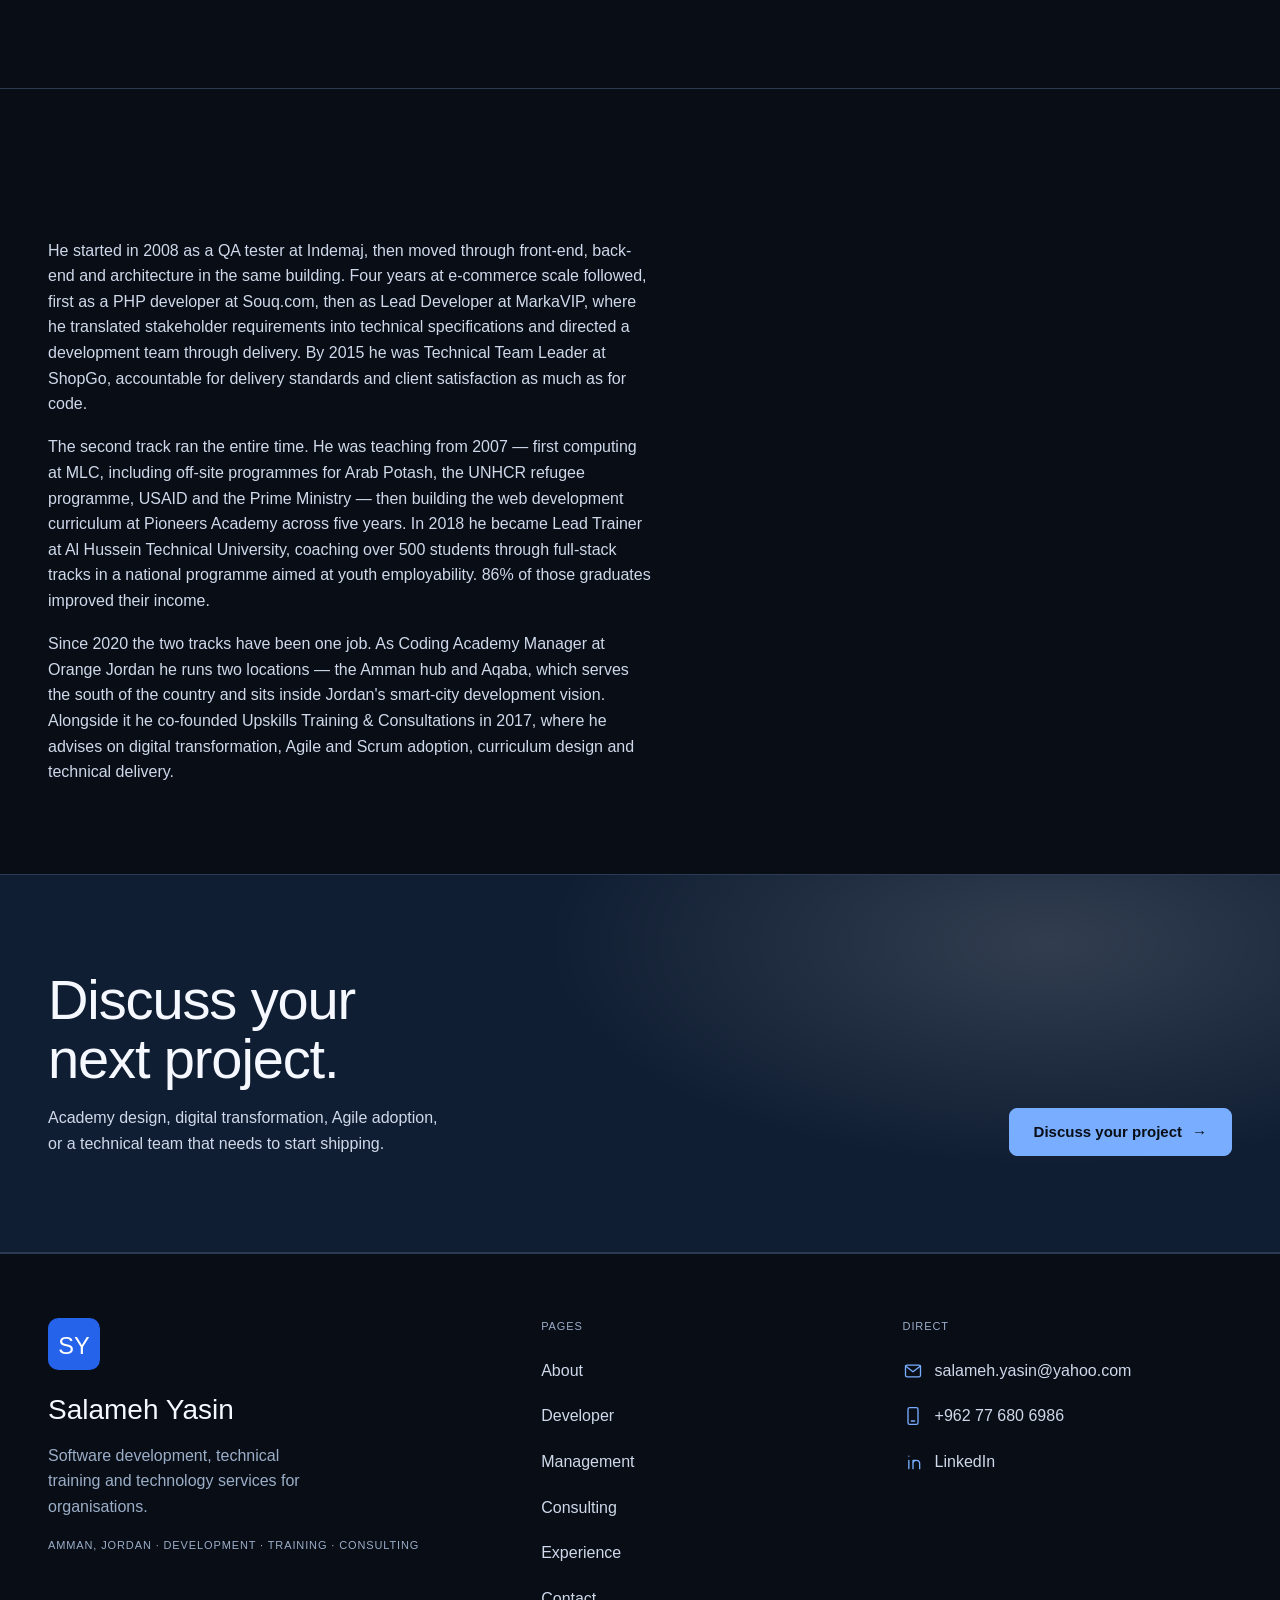
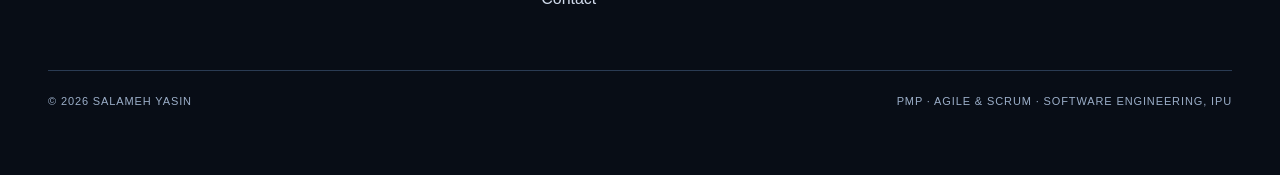
<file: about.html>
<!DOCTYPE html>
<html lang="en">
<head>
<meta charset="utf-8">
<meta name="viewport" content="width=device-width, initial-scale=1">
<title>About — Salameh Yasin | Nineteen years, two tracks</title>
<meta name="description" content="Nineteen years across engineering and education in Jordan, told as two parallel career rails that converge at Orange Coding Academy in 2020.">
<meta name="author" content="Salameh Yasin">
<meta property="og:type" content="website">
<meta property="og:title" content="About — Salameh Yasin | Nineteen years, two tracks">
<meta property="og:description" content="Nineteen years across engineering and education in Jordan, told as two parallel career rails that converge at Orange Coding Academy in 2020.">
<meta property="og:image" content="assets/img/og.jpg">
<meta name="twitter:card" content="summary_large_image">
<link rel="icon" type="image/svg+xml" href="favicon.svg?v=4">
<script src="assets/js/theme.js?v=1"></script>
<link rel="stylesheet" href="assets/css/style.css?v=37">
<link rel="stylesheet" href="assets/css/navigation.css?v=6">
<script src="assets/js/navigation.js?v=2" defer></script>
</head>

<body>
<a class="skip" href="#main">Skip to content</a>

<!-- ============================================================ NAVBAR -->
<header class="nav">
  <div class="nav__inner">
    <a class="nav__mark" href="index.html">Salameh Yasin</a>
    <nav class="nav__links" aria-label="Primary">
      <div class="nav__item" data-nav-description>
        <a class="nav__link" href="index.html#agency-services" aria-describedby="nav-description-1">Services</a>
        <div class="nav__tooltip" id="nav-description-1" role="tooltip"><span class="nav__tooltip-surface">Explore our development, training, management and consulting services.</span></div>
      </div>
      <div class="nav__item" data-nav-description>
        <a class="nav__link" href="index.html#impact" aria-describedby="nav-description-2">Results</a>
        <div class="nav__tooltip" id="nav-description-2" role="tooltip"><span class="nav__tooltip-surface">See the experience and outcomes behind our work.</span></div>
      </div>
      <div class="nav__item" data-nav-description>
        <a class="nav__link" href="about.html" aria-describedby="nav-description-3">About</a>
        <div class="nav__tooltip" id="nav-description-3" role="tooltip"><span class="nav__tooltip-surface">Meet Salameh and discover the experience behind the practice.</span></div>
      </div>
      <div class="nav__item" data-nav-description>
        <a class="nav__link" href="contact.html" aria-describedby="nav-description-4">Contact</a>
        <div class="nav__tooltip" id="nav-description-4" role="tooltip"><span class="nav__tooltip-surface">Tell us about your goals and discuss the right service.</span></div>
      </div>
    </nav>
    <div class="nav__actions">
      <a class="nav__cta" href="contact.html">Contact me</a>
      <button class="theme-toggle" type="button" aria-label="Switch to light mode" title="Switch to light mode"><svg class="theme-toggle__sun" xmlns="http://www.w3.org/2000/svg" width="18" height="18" viewBox="0 0 24 24" fill="none" stroke="currentColor" stroke-width="2" stroke-linecap="round" stroke-linejoin="round" aria-hidden="true" focusable="false"><circle cx="12" cy="12" r="4"/><path d="M12 2v2"/><path d="M12 20v2"/><path d="m4.93 4.93 1.41 1.41"/><path d="m17.66 17.66 1.41 1.41"/><path d="M2 12h2"/><path d="M20 12h2"/><path d="m6.34 17.66-1.41 1.41"/><path d="m19.07 4.93-1.41 1.41"/></svg><svg class="theme-toggle__moon" xmlns="http://www.w3.org/2000/svg" width="18" height="18" viewBox="0 0 24 24" fill="none" stroke="currentColor" stroke-width="2" stroke-linecap="round" stroke-linejoin="round" aria-hidden="true" focusable="false"><path d="M20.985 12.486a9 9 0 1 1-9.473-9.472c.405-.022.617.46.402.803a6 6 0 0 0 8.268 8.268c.344-.215.825-.004.803.401"/></svg></button>
      <button class="nav__burger" type="button" aria-expanded="false" aria-controls="drawer" aria-label="Menu">
        <span></span><span></span><span></span>
      </button>
    </div>
  </div>
  <div class="nav__progress" aria-hidden="true"></div>
</header>

<div class="drawer" id="drawer">
  <a href="developer.html" aria-labelledby="drawer-label-1" aria-describedby="drawer-description-1"><span class="drawer__label" id="drawer-label-1">Development</span><span class="drawer__description" id="drawer-description-1">Software and e-commerce solutions designed for your business.</span></a>
  <a href="management.html" aria-labelledby="drawer-label-2" aria-describedby="drawer-description-2"><span class="drawer__label" id="drawer-label-2">Management</span><span class="drawer__description" id="drawer-description-2">Project leadership, agile delivery and engineering team support.</span></a>
  <a href="training.html" aria-labelledby="drawer-label-3" aria-describedby="drawer-description-3"><span class="drawer__label" id="drawer-label-3">Training</span><span class="drawer__description" id="drawer-description-3">Hands-on programmes that build technical skills and confident teams.</span></a>
  <a href="consulting.html" aria-labelledby="drawer-label-4" aria-describedby="drawer-description-4"><span class="drawer__label" id="drawer-label-4">Consulting</span><span class="drawer__description" id="drawer-description-4">Clear direction for architecture, digital transformation and technical decisions.</span></a>
  <a href="about.html" aria-labelledby="drawer-label-5" aria-describedby="drawer-description-5"><span class="drawer__label" id="drawer-label-5">About</span><span class="drawer__description" id="drawer-description-5">Meet Salameh and discover the experience behind the practice.</span></a>
  <a href="experience.html" aria-labelledby="drawer-label-6" aria-describedby="drawer-description-6"><span class="drawer__label" id="drawer-label-6">Founder experience</span><span class="drawer__description" id="drawer-description-6">Explore Salameh’s career in software engineering, leadership and education.</span></a>
  <a href="contact.html" aria-labelledby="drawer-label-7" aria-describedby="drawer-description-7"><span class="drawer__label" id="drawer-label-7">Contact me</span><span class="drawer__description" id="drawer-description-7">Tell us about your goals and discuss the right service.</span></a>
</div>

<main id="main">

  <section class="phead">
    <div class="wrap visual-intro"><div class="visual-intro__copy">
      <span class="eyebrow rv">About</span>
      <h1 class="d1 phead__title reveal-lines">
        <span><i>The practice.</i></span>
        <span><i>The founder.</i></span>
      </h1>
      <p class="lead rv">Salameh Yasin offers software development, technical training and technology management services for organisations. Our agency brings these capabilities together, drawing on our founder’s experience in engineering teams and coding academies.</p></div><figure class="visual-intro__figure"><img src="assets/img/hero-a3.jpg" alt="People collaborating around laptops" width="532" height="686" decoding="async"><figcaption>Technology &amp; people<span>Illustrative photography</span></figcaption></figure></div></section>

  <!-- ==================================================== 01 THE TWO RAILS -->
  <section class="section section--ruled">
    <div class="wrap">
      <header class="shead rv">
        <h2 class="d2 shead__title">Read chronologically it looks messy. Read as two tracks it becomes the point.</h2>
      </header>

      <div class="grid-2 rv-stagger">
        <article class="pcard" data-c="teal"><img class="track-photo" src="assets/img/hero-a1.jpg" alt="Source code on a screen" width="532" height="686" loading="lazy" decoding="async">
          <span class="pcard__num">Rail A</span>
          <h3 class="d4 pcard__title">Building product</h3>
          <p class="mono" style="color:var(--teal);margin:0 0 1rem;letter-spacing:.06em">
            QA &rarr; Front-end &rarr; Back-end &rarr; Lead &rarr; Team Leader
          </p>
          <p class="pcard__body">
            Indemaj (2008) &middot; Souq.com (2011) &middot; MarkaVIP (2012) &middot; ShopGo (2015).
            He sat in every seat on an engineering floor, in order, at real
            e-commerce scale &mdash; an unusually complete apprenticeship.
          </p>
          <a class="tlink" href="developer.html">The developer record <span aria-hidden="true">&rarr;</span></a>
        </article>

        <article class="pcard" data-c="copper"><img class="track-photo" src="assets/img/hero-a3.jpg" alt="People working together with laptops" width="532" height="686" loading="lazy" decoding="async">
          <span class="pcard__num">Rail B</span>
          <h3 class="d4 pcard__title">Building people</h3>
          <p class="mono" style="color:var(--copper);margin:0 0 1rem;letter-spacing:.06em">
            Instructor &rarr; Lead Trainer &rarr; Co-Founder &rarr; Academy Manager
          </p>
          <p class="pcard__body">
            MLC (2007) &middot; Pioneers (2013) &middot; Upskills (2017) &middot; HTU (2018) &middot;
            Orange (2020). He was teaching the whole time he was shipping &mdash;
            evenings and weekends, for over a decade.
          </p>
          <a class="tlink" href="management.html">The management record <span aria-hidden="true">&rarr;</span></a>
        </article>
      </div>

      <p class="d3 rv" style="margin-top:clamp(32px,4vw,52px);max-width:20ch">
        The two tracks became one job in 2020.
      </p>
    </div>
  </section>

  <!-- ================================================ 02 VERTICAL TIMELINE -->
  <section class="section section--ruled">
    <div class="wrap">
      <header class="shead rv">
        <h2 class="d2 shead__title">2007 to today.</h2>
        <p class="shead__sub">Industry roles branch left in teal. Education and training roles branch right in copper. In 2020 the spine merges.</p>
      </header>

      <div class="vtl">
        <div class="vtl__spine" aria-hidden="true"><i></i></div>

        <div class="vtl__row"><div class="vtl__merge rv">
          <p class="vtl__dates mono">Aug 2020 &mdash; present &middot; 6 yr 2 mo</p>
          <p class="vtl__org"><span class="org-logo"><img src="assets/img/logos/orange.svg" alt="" width="72" height="48" loading="lazy" decoding="async"></span><span>Orange Jordan</span></p>
          <p class="vtl__role">Coding Academy Manager</p>
          <p class="vtl__desc">
            Both rails, one job. Drives academy vision through strategic planning,
            operational management and people leadership across two locations &mdash;
            the Amman hub and Aqaba, serving southern Jordan inside the national
            smart-city development vision. Sets strategic direction, objectives and
            KPIs; owns expansion, recruitment and supervision; opens ICT-company
            partnerships for both sites.
          </p>
        </div></div>

        <div class="vtl__row vtl__row--r rv">
          <span class="vtl__year">2017</span>
          <div class="vtl__card">
            <p class="vtl__org"><span>Upskills Academy</span></p>
            <p class="vtl__role">Co-Founder, Upskills Training &amp; Consultations</p>
            <p class="vtl__dates mono">Jun 2017 &mdash; present &middot; 9 yr 4 mo</p>
            <p class="vtl__desc">Change management, performance management and 1:1s. Leads R&amp;D into new courses and technology across universities and market demand. Builds CMS websites for customers.</p>
          </div>
        </div>

        <div class="vtl__row vtl__row--r rv">
          <span class="vtl__year">2018</span>
          <div class="vtl__card">
            <p class="vtl__org"><span class="org-logo"><img src="assets/img/logos/htu-dark.svg" alt="" width="72" height="48" loading="lazy" decoding="async"></span><span>Al Hussein Technical University</span></p>
            <p class="vtl__role">Lead Trainer &mdash; Full Stack Web Developer</p>
            <p class="vtl__dates mono">Jul 2018 &mdash; Apr 2020 &middot; 1 yr 10 mo</p>
            <p class="vtl__desc">PHP and front-end tracks; 500+ students coached. 86% of graduates improved their income. Contributed to a nationally accredited certificate programme.</p>
          </div>
        </div>

        <div class="vtl__row vtl__row--l rv">
          <span class="vtl__year">2015</span>
          <div class="vtl__card">
            <p class="vtl__org"><span class="org-logo"><img src="assets/img/logos/shopgo-logo.png" alt="" width="72" height="26" loading="lazy" decoding="async"></span><span>ShopGo</span></p>
            <p class="vtl__role">Technical Team Leader</p>
            <p class="vtl__dates mono">Feb 2015 &mdash; Sep 2016 &middot; 1 yr 8 mo</p>
            <p class="vtl__desc">Technical operations, staff evaluation, recruitment support, work scheduling and client satisfaction. The hinge role between the two rails.</p>
          </div>
        </div>

        <div class="vtl__row vtl__row--r rv">
          <span class="vtl__year">2013</span>
          <div class="vtl__card">
            <p class="vtl__org"><span class="org-logo"><img src="assets/img/logos/pioneers-dark.svg" alt="" width="72" height="48" loading="lazy" decoding="async"></span><span>Pioneers Academy</span></p>
            <p class="vtl__role">Web Technology Instructor</p>
            <p class="vtl__dates mono">May 2013 &mdash; May 2018 &middot; 5 yr 1 mo</p>
            <p class="vtl__desc">Built the academy's web development curriculum. Ran workshops and seminars across multiple universities. Coached students through project delivery.</p>
          </div>
        </div>

        <div class="vtl__row vtl__row--l rv">
          <span class="vtl__year">2012</span>
          <div class="vtl__card">
            <p class="vtl__org"><span class="org-logo"><img src="assets/img/logos/markavip-logo.png" alt="" width="36" height="36" decoding="async"></span><span>MarkaVIP</span></p>
            <p class="vtl__role">Lead Developer / Magento Developer</p>
            <p class="vtl__dates mono">Feb 2012 &mdash; Feb 2015 &middot; 3 yr 1 mo</p>
            <p class="vtl__desc">Translated business requirements into technical specifications with senior stakeholders. Directed the dev team through design, development, testing and debugging. Led code reviews.</p>
          </div>
        </div>

        <div class="vtl__row vtl__row--l rv">
          <span class="vtl__year">2011</span>
          <div class="vtl__card">
            <p class="vtl__org"><span class="org-logo"><img src="assets/img/logos/souq-dark.svg" alt="" width="72" height="48" loading="lazy" decoding="async"></span><span>Souq.com</span></p>
            <p class="vtl__role">PHP Developer</p>
            <p class="vtl__dates mono">Feb 2011 &mdash; Feb 2012 &middot; 1 yr 1 mo</p>
            <p class="vtl__desc">Back-end components and service integration; full-stack support of front-end work. Solved complex performance problems and architectural challenges.</p>
          </div>
        </div>

        <div class="vtl__row vtl__row--l rv">
          <span class="vtl__year">2009</span>
          <div class="vtl__card">
            <p class="vtl__org"><span class="org-logo"><img src="assets/img/logos/indemaj-logo.png" alt="" width="72" height="30" decoding="async"></span><span>Indemaj Technology</span></p>
            <p class="vtl__role">PHP Developer</p>
            <p class="vtl__dates mono">Aug 2009 &mdash; Jan 2011 &middot; 1 yr 6 mo</p>
            <p class="vtl__desc">PHP, Linux, Apache, MySQL. Database architecture and design. Performance technique across PHP, DB, caching and UI. Web security. APIs and third-party integration.</p>
          </div>
        </div>

        <div class="vtl__row vtl__row--l rv">
          <span class="vtl__year">2008</span>
          <div class="vtl__card">
            <p class="vtl__org"><span class="org-logo"><img src="assets/img/logos/fawzi-alnajjar-logo.png" alt="" width="40" height="38" decoding="async"></span><span>Fawzi Alnajjar &amp; Partner Co.</span></p>
            <p class="vtl__role">IT Manager</p>
            <p class="vtl__dates mono">Mar 2008 &mdash; Apr 2009 &middot; 1 yr 2 mo</p>
            <p class="vtl__desc">First management role. Staff results, recruiting and training, systems and policy, strategic IT plans, disaster recovery, information security and control structures.</p>
          </div>
        </div>

        <div class="vtl__row vtl__row--l rv">
          <span class="vtl__year">2008</span>
          <div class="vtl__card">
            <p class="vtl__org"><span class="org-logo"><img src="assets/img/logos/indemaj-logo.png" alt="" width="72" height="30" decoding="async"></span><span>Indemaj Technology</span></p>
            <p class="vtl__role">UI / Front-End Developer &middot; then Website QA</p>
            <p class="vtl__dates mono">Jan 2008 &mdash; Aug 2009</p>
            <p class="vtl__desc">Started in QA &mdash; requirements analysis, defect reports in Quality Center, test execution &mdash; then moved to front-end: HTML, CSS, JavaScript, jQuery, Prototype, Ajax.</p>
          </div>
        </div>

        <div class="vtl__row vtl__row--r rv">
          <span class="vtl__year">2007</span>
          <div class="vtl__card">
            <p class="vtl__org"><span class="org-logo"><img src="assets/img/logos/mlc.png" alt="" width="72" height="48" loading="lazy" decoding="async"></span><span>MLC Modern Language Center</span></p>
            <p class="vtl__role">IT Trainer &amp; Mentor / Admin Registration</p>
            <p class="vtl__dates mono">Feb 2007 &mdash; Aug 2008 &middot; 1 yr 7 mo</p>
            <p class="vtl__desc">Where the teaching rail begins. ICDL, ICDL Advanced, Touch Typing, Web Design. Off-site classes delivered to Arab Potash, the UNHCR refugee programme, USAID and the Prime Ministry.</p>
          </div>
        </div>
      </div>
    </div>
  </section>

  <!-- ================================================== 03 CREDENTIALS ---->
  <section class="section section--ruled">
    <div class="wrap">
      <header class="shead rv">
      </header>

      <div class="grid-2 rv-stagger">
        <div class="panel">
          <span class="panel__num">Degree</span>
          <h3 class="panel__title"><span class="org-logo org-logo--symbol"><img src="assets/img/logos/ipu-symbol.svg" alt="" width="36" height="36" decoding="async"></span><span>IPU &mdash; Software Engineering</span></h3>
          <p class="panel__body">2003&ndash;2007 &middot; Grade: Very Good</p>
        </div>
        <div class="panel">
          <span class="panel__num">Certifications</span>
          <h3 class="panel__title">PMP &middot; Agile &middot; Scrum</h3>
          <p class="panel__body">
            Claimed on his professional profile. Certificate numbers and
            verification links to be added &mdash; see the handoff notes.
          </p>
        </div>
      </div>

      <div style="margin-top:clamp(32px,4vw,48px)">
        <span class="wall__label mono rv">Languages</span>
        <div class="grid-2 rv-stagger">
          <div class="panel">
            <h3 class="panel__title">Arabic</h3>
            <p class="panel__body mono">Native &middot; to confirm</p>
          </div>
          <div class="panel">
            <h3 class="panel__title">English</h3>
            <p class="panel__body mono">Professional working proficiency</p>
          </div>
        </div>
      </div>
    </div>
  </section>

  <!-- =================================================== 04 HOW HE WORKS -->
  <section class="section section--ruled">
    <div class="wrap">
      <header class="shead rv">
      </header>
      <div class="prose rv">
        <p>
          He started in 2008 as a QA tester at Indemaj, then moved through
          front-end, back-end and architecture in the same building. Four years
          at e-commerce scale followed, first as a PHP developer at Souq.com,
          then as Lead Developer at MarkaVIP, where he translated stakeholder
          requirements into technical specifications and directed a development
          team through delivery. By 2015 he was Technical Team Leader at ShopGo,
          accountable for delivery standards and client satisfaction as much as
          for code.
        </p>
        <p>
          The second track ran the entire time. He was teaching from 2007 &mdash;
          first computing at MLC, including off-site programmes for Arab Potash,
          the UNHCR refugee programme, USAID and the Prime Ministry &mdash; then
          building the web development curriculum at Pioneers Academy across five
          years. In 2018 he became Lead Trainer at Al Hussein Technical
          University, coaching over 500 students through full-stack tracks in a
          national programme aimed at youth employability. 86% of those graduates
          improved their income.
        </p>
        <p>
          Since 2020 the two tracks have been one job. As Coding Academy Manager
          at Orange Jordan he runs two locations &mdash; the Amman hub and Aqaba,
          which serves the south of the country and sits inside Jordan's
          smart-city development vision. Alongside it he co-founded Upskills
          Training &amp; Consultations in 2017, where he advises on digital
          transformation, Agile and Scrum adoption, curriculum design and
          technical delivery.
        </p>
      </div>
    </div>
  </section>

  <!-- =========================================================== CTA -->
  <section class="cta">
    <div class="wrap cta__inner">
      <div>
        <h2 class="d2 cta__title">Discuss your next project.</h2>
        <p class="cta__sub">Academy design, digital transformation, Agile adoption, or a technical team that needs to start shipping.</p>
      </div>
      <a class="btn btn--onink" href="contact.html">Discuss your project <span class="btn__arrow" aria-hidden="true">&rarr;</span></a>
    </div>
  </section>
</main>

<!-- ============================================================ FOOTER -->
<footer class="foot">
  <div class="wrap">
    <div class="foot__grid">
      <div>
        <img class="foot__emblem" src="favicon.svg?v=4" alt="" width="52" height="52" loading="lazy"><p class="foot__mark">Salameh Yasin</p>
        <p class="muted" style="max-width:32ch">Software development, technical training and technology services for organisations.</p>
        <p class="mono" style="margin-top:14px;color:var(--muted)">Amman, Jordan &middot; Development · Training · Consulting</p>
      </div>
      <div>
        <span class="foot__label mono">Pages</span>
        <nav class="foot__links" aria-label="Footer">
          <a href="about.html">About</a>
          <a href="developer.html">Developer</a>
          <a href="management.html">Management</a>
          <a href="consulting.html">Consulting</a>
          <a href="experience.html">Experience</a>
          <a href="contact.html">Contact</a>
        </nav>
      </div>
      <div>
        <span class="foot__label mono">Direct</span>
        <nav class="foot__links">
          <a href="mailto:salameh.yasin@yahoo.com"><svg viewBox="0 0 24 24" width="20" height="20" fill="none" stroke="currentColor" stroke-width="1.6" stroke-linecap="round" stroke-linejoin="round" aria-hidden="true"><rect x="3" y="5" width="18" height="14" rx="2"/><path d="m3 6 9 7 9-7"/></svg><span>salameh.yasin@yahoo.com</span></a>
          <a href="tel:+962776806986"><svg viewBox="0 0 24 24" width="20" height="20" fill="none" stroke="currentColor" stroke-width="1.6" stroke-linecap="round" stroke-linejoin="round" aria-hidden="true"><rect x="6" y="2" width="12" height="20" rx="2"/><path d="M10 18h4"/></svg><span>+962 77 680 6986</span></a>
          <a href="https://www.linkedin.com/in/salamehyasin" rel="noopener"><svg viewBox="0 0 24 24" width="20" height="20" fill="none" stroke="currentColor" stroke-width="1.6" stroke-linecap="round" stroke-linejoin="round" aria-hidden="true"><path d="M7 10v10M7 5v.01M12 20V10h4a4 4 0 0 1 4 4v6M12 14a4 4 0 0 1 4-4"/></svg><span>LinkedIn</span></a>
        </nav>
      </div>
    </div>
    <div class="foot__bottom mono">
      <span>&copy; <span data-year>2026</span> Salameh Yasin</span>
      <span>PMP &middot; Agile &amp; Scrum &middot; Software Engineering, IPU</span>
    </div>
  </div>
</footer>

<script src="assets/js/main.js?v=36"></script>
</body>
</html>
</file>
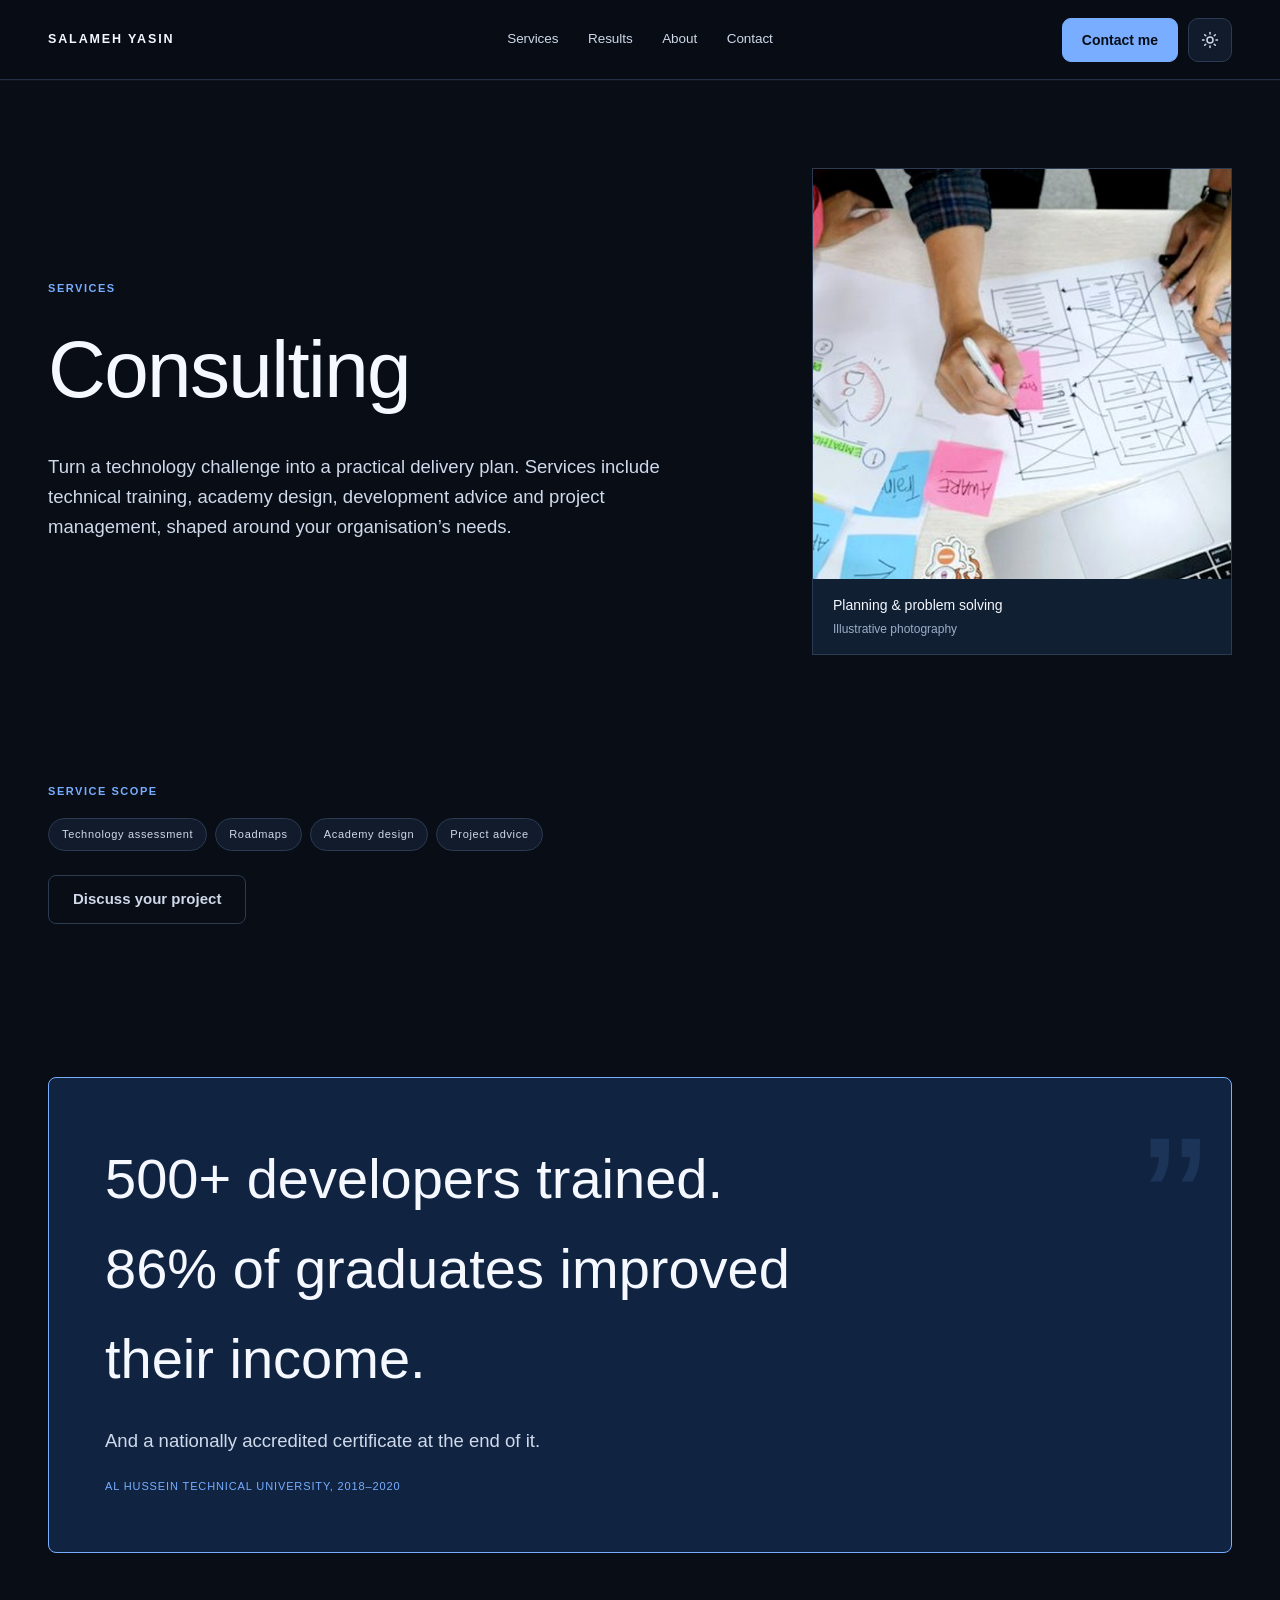
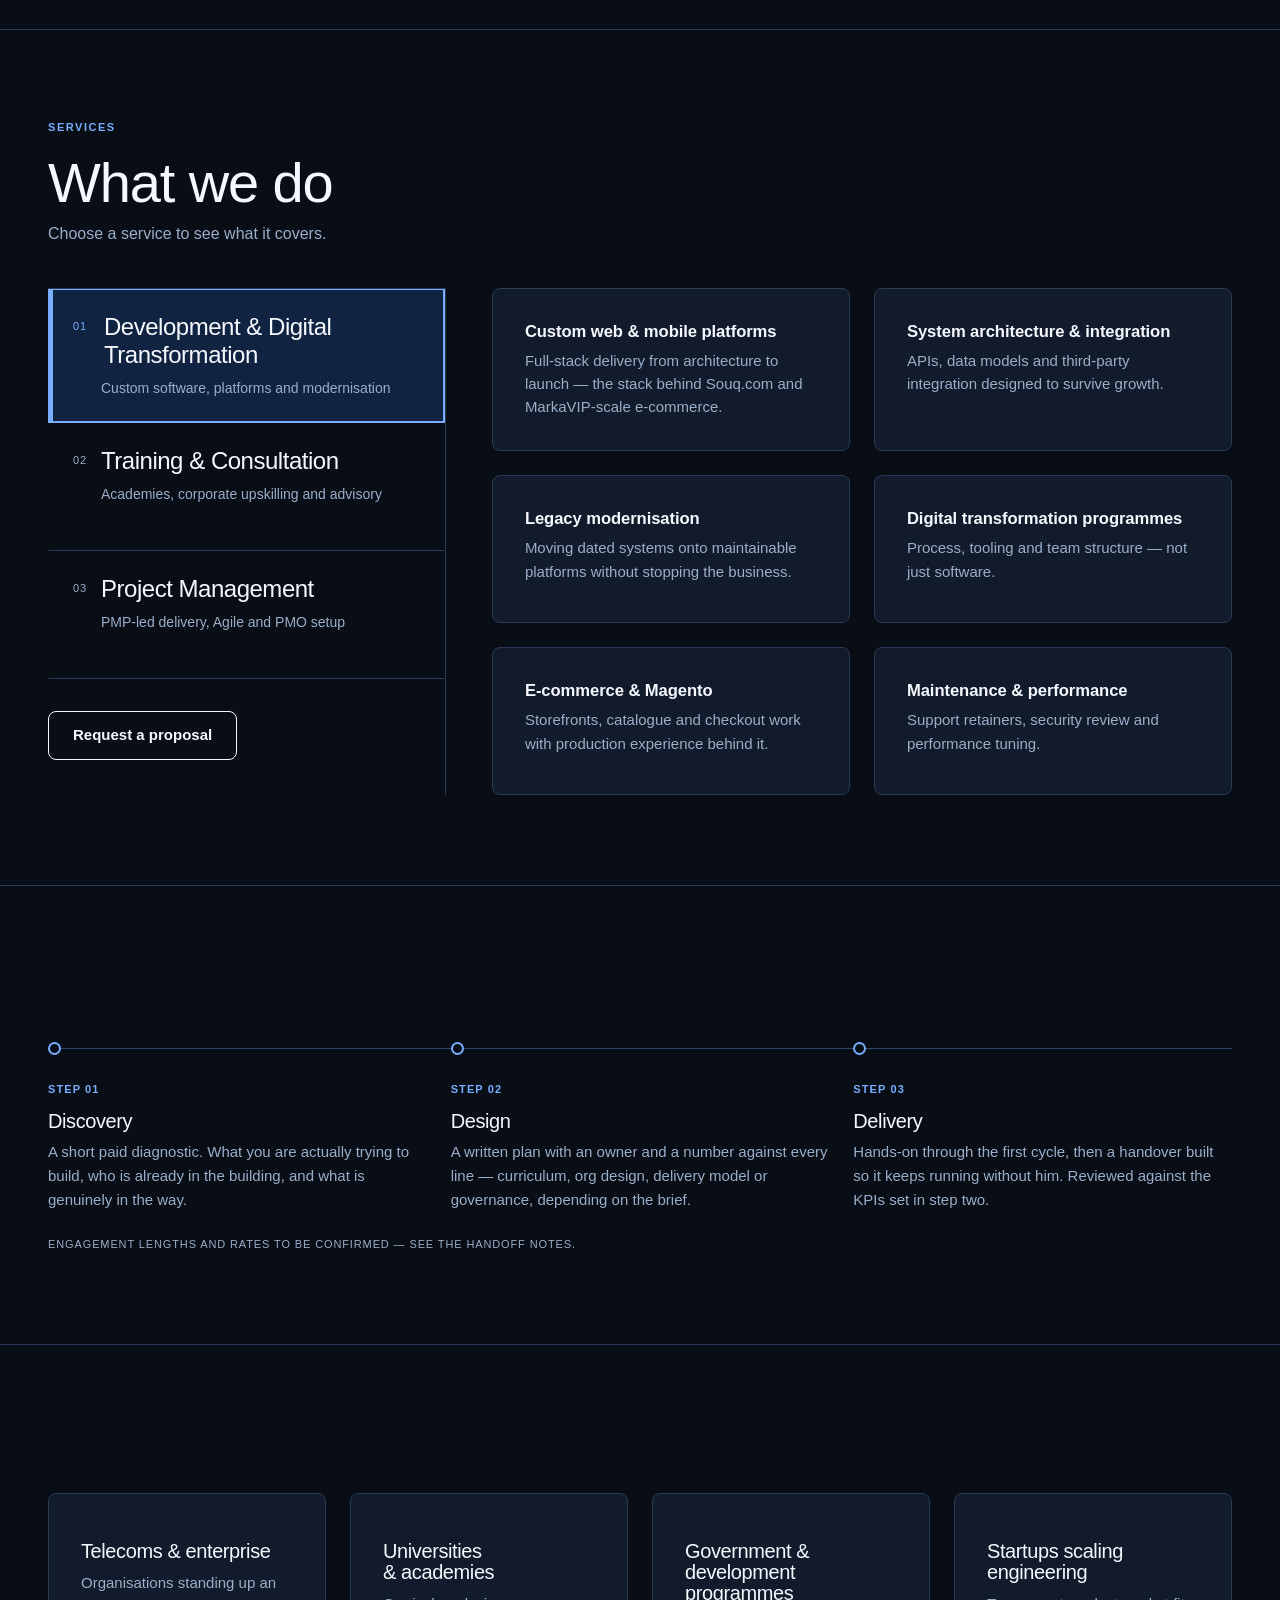
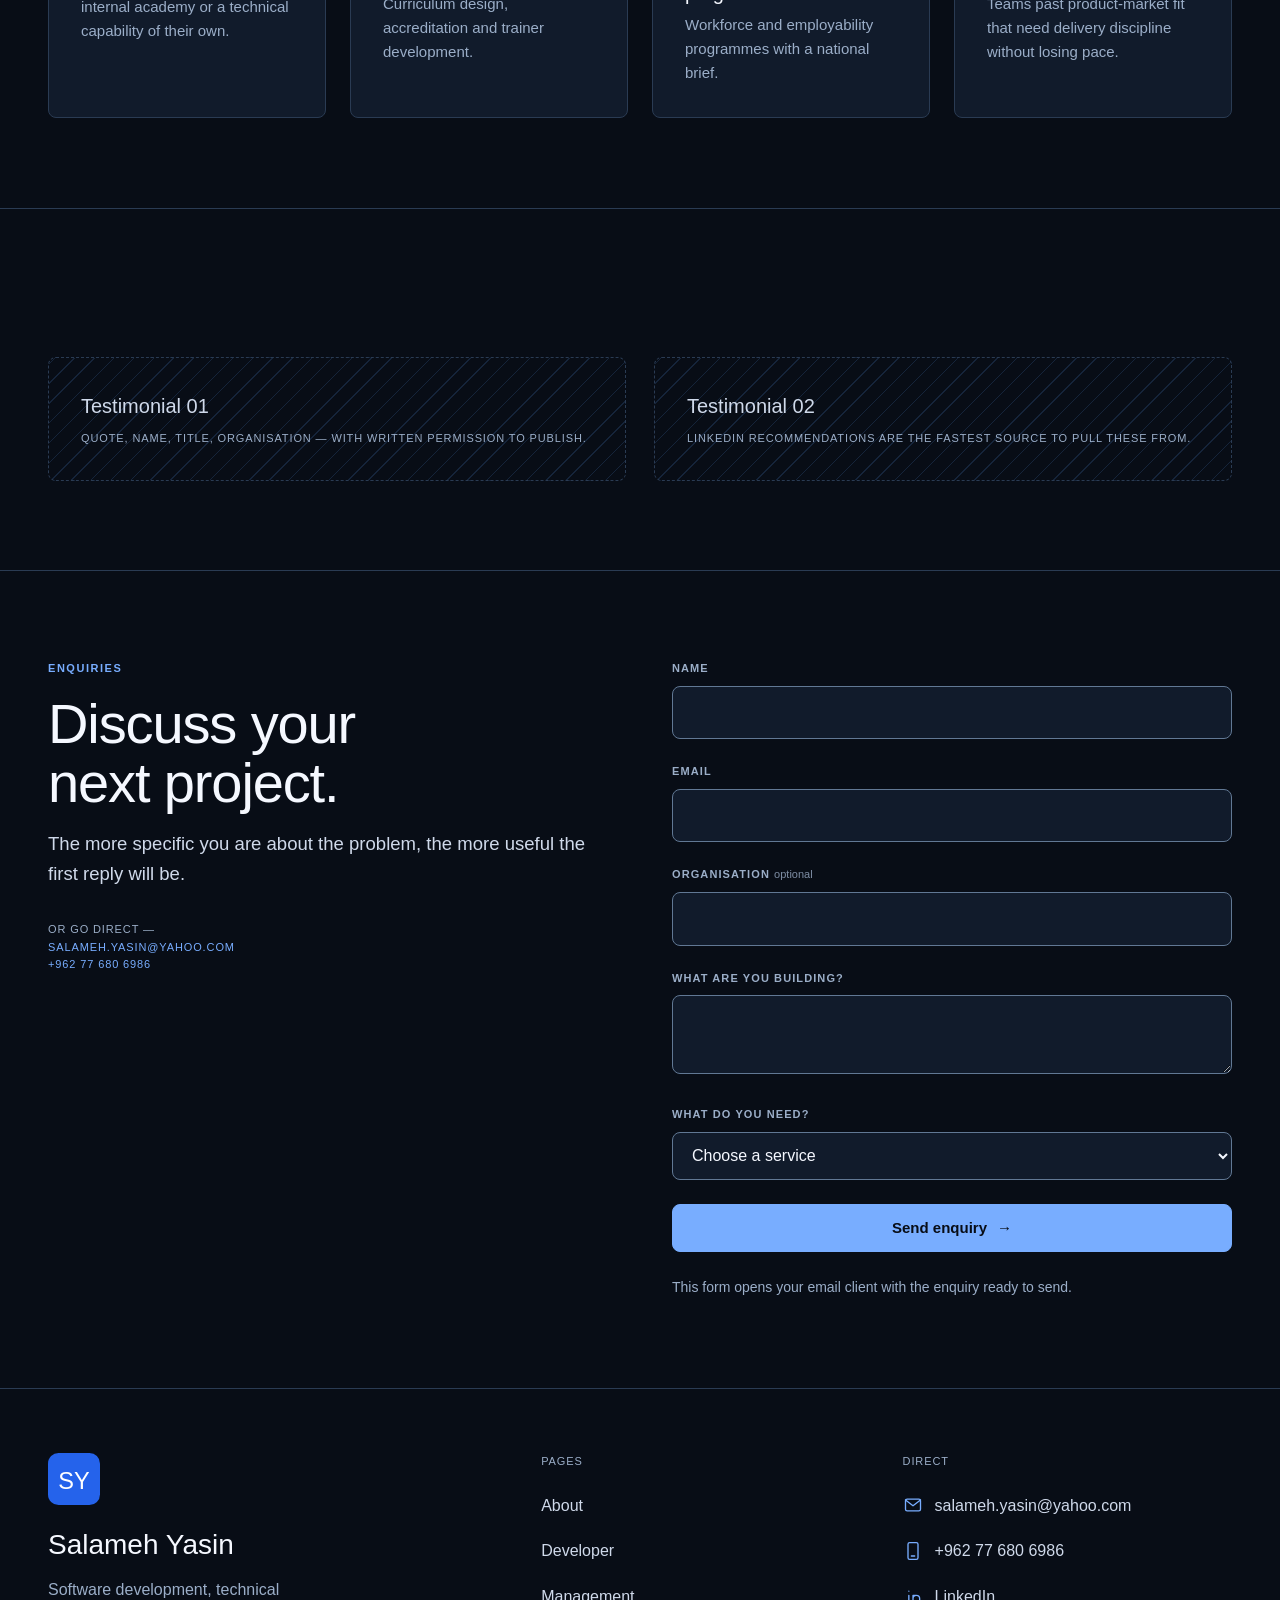
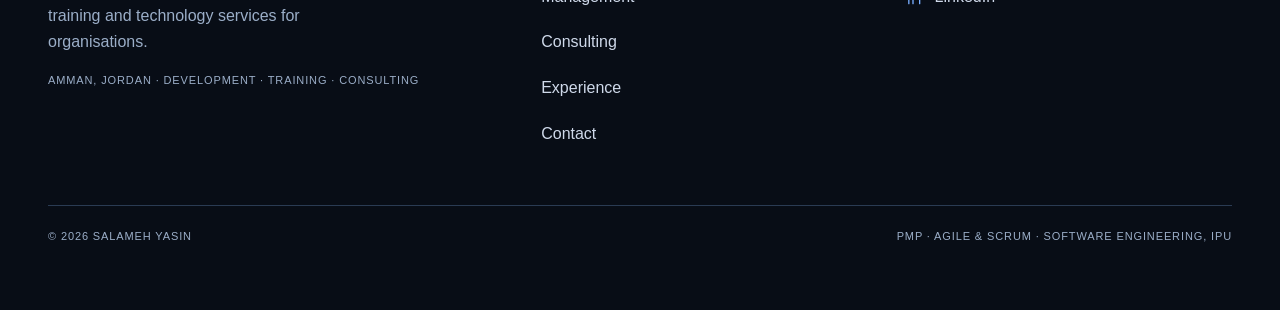
<file: consulting.html>
<!DOCTYPE html>
<html lang="en">
<head>
<meta charset="utf-8">
<meta name="viewport" content="width=device-width, initial-scale=1">
<title>Consulting — Salameh Yasin | Digital transformation, Agile & academy design</title>
<meta name="description" content="Coding academy design and operations, digital transformation advisory, Agile and Scrum adoption, curriculum development and corporate training.">
<meta name="author" content="Salameh Yasin">
<meta property="og:type" content="website">
<meta property="og:title" content="Consulting — Salameh Yasin | Digital transformation, Agile & academy design">
<meta property="og:description" content="Coding academy design and operations, digital transformation advisory, Agile and Scrum adoption, curriculum development and corporate training.">
<meta property="og:image" content="assets/img/og.jpg">
<meta name="twitter:card" content="summary_large_image">
<link rel="icon" type="image/svg+xml" href="favicon.svg?v=4">
<script src="assets/js/theme.js?v=1"></script>
<link rel="stylesheet" href="assets/css/style.css?v=37">
<link rel="stylesheet" href="assets/css/navigation.css?v=6">
<script src="assets/js/navigation.js?v=2" defer></script>
</head>

<body data-accent="copper">
<a class="skip" href="#main">Skip to content</a>

<!-- ============================================================ NAVBAR -->
<header class="nav">
  <div class="nav__inner">
    <a class="nav__mark" href="index.html">Salameh Yasin</a>
    <nav class="nav__links" aria-label="Primary">
      <div class="nav__item" data-nav-description>
        <a class="nav__link" href="index.html#agency-services" aria-describedby="nav-description-1">Services</a>
        <div class="nav__tooltip" id="nav-description-1" role="tooltip"><span class="nav__tooltip-surface">Explore our development, training, management and consulting services.</span></div>
      </div>
      <div class="nav__item" data-nav-description>
        <a class="nav__link" href="index.html#impact" aria-describedby="nav-description-2">Results</a>
        <div class="nav__tooltip" id="nav-description-2" role="tooltip"><span class="nav__tooltip-surface">See the experience and outcomes behind our work.</span></div>
      </div>
      <div class="nav__item" data-nav-description>
        <a class="nav__link" href="about.html" aria-describedby="nav-description-3">About</a>
        <div class="nav__tooltip" id="nav-description-3" role="tooltip"><span class="nav__tooltip-surface">Meet Salameh and discover the experience behind the practice.</span></div>
      </div>
      <div class="nav__item" data-nav-description>
        <a class="nav__link" href="contact.html" aria-describedby="nav-description-4">Contact</a>
        <div class="nav__tooltip" id="nav-description-4" role="tooltip"><span class="nav__tooltip-surface">Tell us about your goals and discuss the right service.</span></div>
      </div>
    </nav>
    <div class="nav__actions">
      <a class="nav__cta" href="contact.html">Contact me</a>
      <button class="theme-toggle" type="button" aria-label="Switch to light mode" title="Switch to light mode"><svg class="theme-toggle__sun" xmlns="http://www.w3.org/2000/svg" width="18" height="18" viewBox="0 0 24 24" fill="none" stroke="currentColor" stroke-width="2" stroke-linecap="round" stroke-linejoin="round" aria-hidden="true" focusable="false"><circle cx="12" cy="12" r="4"/><path d="M12 2v2"/><path d="M12 20v2"/><path d="m4.93 4.93 1.41 1.41"/><path d="m17.66 17.66 1.41 1.41"/><path d="M2 12h2"/><path d="M20 12h2"/><path d="m6.34 17.66-1.41 1.41"/><path d="m19.07 4.93-1.41 1.41"/></svg><svg class="theme-toggle__moon" xmlns="http://www.w3.org/2000/svg" width="18" height="18" viewBox="0 0 24 24" fill="none" stroke="currentColor" stroke-width="2" stroke-linecap="round" stroke-linejoin="round" aria-hidden="true" focusable="false"><path d="M20.985 12.486a9 9 0 1 1-9.473-9.472c.405-.022.617.46.402.803a6 6 0 0 0 8.268 8.268c.344-.215.825-.004.803.401"/></svg></button>
      <button class="nav__burger" type="button" aria-expanded="false" aria-controls="drawer" aria-label="Menu">
        <span></span><span></span><span></span>
      </button>
    </div>
  </div>
  <div class="nav__progress" aria-hidden="true"></div>
</header>

<div class="drawer" id="drawer">
  <a href="developer.html" aria-labelledby="drawer-label-1" aria-describedby="drawer-description-1"><span class="drawer__label" id="drawer-label-1">Development</span><span class="drawer__description" id="drawer-description-1">Software and e-commerce solutions designed for your business.</span></a>
  <a href="management.html" aria-labelledby="drawer-label-2" aria-describedby="drawer-description-2"><span class="drawer__label" id="drawer-label-2">Management</span><span class="drawer__description" id="drawer-description-2">Project leadership, agile delivery and engineering team support.</span></a>
  <a href="training.html" aria-labelledby="drawer-label-3" aria-describedby="drawer-description-3"><span class="drawer__label" id="drawer-label-3">Training</span><span class="drawer__description" id="drawer-description-3">Hands-on programmes that build technical skills and confident teams.</span></a>
  <a href="consulting.html" aria-labelledby="drawer-label-4" aria-describedby="drawer-description-4"><span class="drawer__label" id="drawer-label-4">Consulting</span><span class="drawer__description" id="drawer-description-4">Clear direction for architecture, digital transformation and technical decisions.</span></a>
  <a href="about.html" aria-labelledby="drawer-label-5" aria-describedby="drawer-description-5"><span class="drawer__label" id="drawer-label-5">About</span><span class="drawer__description" id="drawer-description-5">Meet Salameh and discover the experience behind the practice.</span></a>
  <a href="experience.html" aria-labelledby="drawer-label-6" aria-describedby="drawer-description-6"><span class="drawer__label" id="drawer-label-6">Founder experience</span><span class="drawer__description" id="drawer-description-6">Explore Salameh’s career in software engineering, leadership and education.</span></a>
  <a href="contact.html" aria-labelledby="drawer-label-7" aria-describedby="drawer-description-7"><span class="drawer__label" id="drawer-label-7">Contact me</span><span class="drawer__description" id="drawer-description-7">Tell us about your goals and discuss the right service.</span></a>
</div>

<main id="main">

  <section class="phead">
    <div class="wrap visual-intro"><div class="visual-intro__copy">
      <span class="eyebrow rv">Services</span>
      <h1 class="d1 phead__title reveal-lines"><span><i>Consulting</i></span></h1>
      <p class="lead rv">Turn a technology challenge into a practical delivery plan. Services include technical training, academy design, development advice and project management, shaped around your organisation’s needs.</p></div><figure class="visual-intro__figure"><img src="assets/img/hero-b3.jpg" alt="Collaborative planning with wireframes and notes" width="532" height="686" decoding="async"><figcaption>Planning &amp; problem solving<span>Illustrative photography</span></figcaption></figure></div></section><section class="section--tight"><div class="wrap"><span class="eyebrow">Service scope</span><div class="chips"><span class="chip">Technology assessment</span><span class="chip">Roadmaps</span><span class="chip">Academy design</span><span class="chip">Project advice</span></div><a class="btn btn--ghost" href="contact.html" style="margin-top:24px">Discuss your project</a></div></section>

  <section class="section--tight">
    <div class="wrap">
      <div class="proof rv">
        <p class="d2 proof__q">500+ developers trained. 86% of graduates improved their income.</p>
        <p class="lead" style="margin-bottom:1.4rem;max-width:44ch">And a nationally accredited certificate at the end of it.</p>
        <p class="proof__cap mono">Al Hussein Technical University, 2018&ndash;2020</p>
      </div>
    </div>
  </section>

  <!-- =============================================== 01 SERVICES (wireframe) -->
  <section class="section section--ruled">
    <div class="wsvc-wrap">
      <div class="wsvc rv" data-wtabs>

        <header class="wsvc__head">
          <span class="eyebrow">Services</span>
          <h2 class="d2 wsvc__h">What we do</h2>
          <p class="wsvc__lead">Choose a service to see what it covers.</p>
        </header>

        <div class="wsvc__left">
          <div class="wsvc__rail" role="tablist" aria-orientation="vertical" aria-label="Services">
          <button class="wsvc__item" data-slug="development" role="tab" id="ws0" aria-controls="wp0" aria-selected="true">
            <span class="wsvc__n mono">01</span>
            <span class="wsvc__body">
              <span class="wsvc__name">Development &amp; Digital Transformation</span>
              <span class="wsvc__sub">Custom software, platforms and modernisation</span>
            </span>
          </button>
          <button class="wsvc__item" data-slug="training" role="tab" id="ws1" aria-controls="wp1" aria-selected="false">
            <span class="wsvc__n mono">02</span>
            <span class="wsvc__body">
              <span class="wsvc__name">Training &amp; Consultation</span>
              <span class="wsvc__sub">Academies, corporate upskilling and advisory</span>
            </span>
          </button>
          <button class="wsvc__item" data-slug="project-management" role="tab" id="ws2" aria-controls="wp2" aria-selected="false">
            <span class="wsvc__n mono">03</span>
            <span class="wsvc__body">
              <span class="wsvc__name">Project Management</span>
              <span class="wsvc__sub">PMP-led delivery, Agile and PMO setup</span>
            </span>
          </button>
          </div>

          <a class="wsvc__cta" href="contact.html">Request a proposal</a>
        </div>

        <div class="wsvc__panels">
          <div class="wsvc__panel" role="tabpanel" id="wp0" aria-labelledby="ws0">
            <div class="wsvc__grid">
              <article class="wsvc__card">
                <h4>Custom web &amp; mobile platforms</h4>
                <p>Full-stack delivery from architecture to launch — the stack behind Souq.com and MarkaVIP-scale e-commerce.</p>
              </article>
              <article class="wsvc__card">
                <h4>System architecture &amp; integration</h4>
                <p>APIs, data models and third-party integration designed to survive growth.</p>
              </article>
              <article class="wsvc__card">
                <h4>Legacy modernisation</h4>
                <p>Moving dated systems onto maintainable platforms without stopping the business.</p>
              </article>
              <article class="wsvc__card">
                <h4>Digital transformation programmes</h4>
                <p>Process, tooling and team structure — not just software.</p>
              </article>
              <article class="wsvc__card">
                <h4>E-commerce &amp; Magento</h4>
                <p>Storefronts, catalogue and checkout work with production experience behind it.</p>
              </article>
              <article class="wsvc__card">
                <h4>Maintenance &amp; performance</h4>
                <p>Support retainers, security review and performance tuning.</p>
              </article>
            </div>
          </div>
          <div class="wsvc__panel" role="tabpanel" id="wp1" aria-labelledby="ws1" hidden>
            <div class="wsvc__grid">
              <article class="wsvc__card">
                <h4>Coding academies, end to end</h4>
                <p>Curriculum, trainers, accreditation and cohort operations — the model behind a two-city academy.</p>
              </article>
              <article class="wsvc__card">
                <h4>Corporate upskilling</h4>
                <p>Team programmes for government and enterprise: Arab Potash, UNHCR, USAID, Prime Ministry.</p>
              </article>
              <article class="wsvc__card">
                <h4>Full-stack developer tracks</h4>
                <p>500+ developers trained; 86% of graduates raised their income.</p>
              </article>
              <article class="wsvc__card">
                <h4>Agile &amp; Scrum enablement</h4>
                <p>Workshops and coaching that change how teams actually ship.</p>
              </article>
              <article class="wsvc__card">
                <h4>Technical advisory</h4>
                <p>Architecture, hiring and delivery reviews for leadership teams.</p>
              </article>
              <article class="wsvc__card">
                <h4>Mentoring &amp; assessment</h4>
                <p>1:1 mentoring, technical interviews and capability mapping.</p>
              </article>
            </div>
            <div class="wtrain">
              <h4 class="wtrain__title mono">What we train</h4>
              <div class="wtrain__cols">
              <div class="wtrain__group">
                <h5 class="wtrain__grouptitle mono">Development</h5>
                <ul class="wtrain__grid">
                  <li class="wtrain__tile"><img class="ico ico--brand" src="assets/img/logos/php.svg" alt="" width="40" height="40" decoding="async"><span class="wtrain__label">PHP</span></li>
                  <li class="wtrain__tile"><img class="ico ico--brand" src="assets/img/logos/javascript.svg" alt="" width="40" height="40" decoding="async"><span class="wtrain__label">JavaScript</span></li>
                  <li class="wtrain__tile"><img class="ico ico--brand" src="assets/img/logos/html5.svg" alt="" width="40" height="40" decoding="async"><span class="wtrain__label">HTML</span></li>
                  <li class="wtrain__tile"><img class="ico ico--brand" src="assets/img/logos/css3.svg" alt="" width="40" height="40" decoding="async"><span class="wtrain__label">CSS</span></li>
                  <li class="wtrain__tile"><img class="ico ico--brand" src="assets/img/logos/jquery.svg" alt="" width="40" height="40" decoding="async"><span class="wtrain__label">jQuery</span></li>
                  <li class="wtrain__tile"><img class="ico ico--brand" src="assets/img/logos/mysql.svg" alt="" width="40" height="40" decoding="async"><span class="wtrain__label">MySQL</span></li>
                  <li class="wtrain__tile"><img class="ico ico--brand" src="assets/img/logos/magento.svg" alt="" width="40" height="40" decoding="async"><span class="wtrain__label">Magento</span></li>
                  <li class="wtrain__tile"><img class="ico ico--brand" src="assets/img/logos/linux.png" alt="" width="40" height="40" decoding="async"><span class="wtrain__label">Linux</span></li>
                  <li class="wtrain__tile"><img class="ico ico--brand" src="assets/img/logos/apache.svg" alt="" width="40" height="40" decoding="async"><span class="wtrain__label">Apache</span></li>
                  <li class="wtrain__tile"><svg class="ico ico--line" viewBox="0 0 24 24" fill="none" stroke="currentColor" stroke-width="1.5" stroke-linecap="round" stroke-linejoin="round" aria-hidden="true"><path d="M9.5 5 4.5 12l5 7M14.5 5l5 7-5 7"/></svg><span class="wtrain__label">REST APIs</span></li>
                  <li class="wtrain__tile"><svg class="ico ico--line" viewBox="0 0 24 24" fill="none" stroke="currentColor" stroke-width="1.5" stroke-linecap="round" stroke-linejoin="round" aria-hidden="true"><path d="M12 3.2l7.2 3v5.9c0 4.2-3.1 6.8-7.2 9.1-4.1-2.3-7.2-4.9-7.2-9.1V6.2z"/><path d="M9.2 12.1l2.1 2.1 3.9-4"/></svg><span class="wtrain__label">Web security</span></li>
                </ul>
              </div>
              <div class="wtrain__group">
                <h5 class="wtrain__grouptitle mono">Training</h5>
                <ul class="wtrain__grid">
                  <li class="wtrain__tile"><svg class="ico ico--line" viewBox="0 0 24 24" fill="none" stroke="currentColor" stroke-width="1.5" stroke-linecap="round" stroke-linejoin="round" aria-hidden="true"><path d="M3.6 5.4A2 2 0 0 1 5.6 3.4H11v17.2H5.6a2 2 0 0 0-2 2z"/><path d="M20.4 5.4a2 2 0 0 0-2-2H13v17.2h5.4a2 2 0 0 1 2 2z"/></svg><span class="wtrain__label">Curriculum design</span></li>
                  <li class="wtrain__tile"><svg class="ico ico--line" viewBox="0 0 24 24" fill="none" stroke="currentColor" stroke-width="1.5" stroke-linecap="round" stroke-linejoin="round" aria-hidden="true"><circle cx="12" cy="8.8" r="5.8"/><path d="M8.4 14.2 6.9 21.5 12 18.9l5.1 2.6-1.5-7.3"/></svg><span class="wtrain__label">Accreditation</span></li>
                  <li class="wtrain__tile"><svg class="ico ico--line" viewBox="0 0 24 24" fill="none" stroke="currentColor" stroke-width="1.5" stroke-linecap="round" stroke-linejoin="round" aria-hidden="true"><rect x="2.8" y="4.2" width="18.4" height="12.2" rx="1.4"/><path d="M12 16.4v4.2M8.4 20.6h7.2"/></svg><span class="wtrain__label">Workshops</span></li>
                  <li class="wtrain__tile"><svg class="ico ico--line" viewBox="0 0 24 24" fill="none" stroke="currentColor" stroke-width="1.5" stroke-linecap="round" stroke-linejoin="round" aria-hidden="true"><path d="M12 2.8 21.6 8 12 13.2 2.4 8z"/><path d="M2.4 13l9.6 5.2L21.6 13"/></svg><span class="wtrain__label">Full-stack tracks</span></li>
                  <li class="wtrain__tile"><svg class="ico ico--line" viewBox="0 0 24 24" fill="none" stroke="currentColor" stroke-width="1.5" stroke-linecap="round" stroke-linejoin="round" aria-hidden="true"><circle cx="9" cy="7.8" r="3"/><path d="M3.2 20.4a5.8 5.8 0 0 1 11.6 0"/><path d="M17.2 4.9a3 3 0 0 1 0 5.9M19.4 20.4a5.8 5.8 0 0 0-3.1-5.2"/></svg><span class="wtrain__label">Mentoring</span></li>
                  <li class="wtrain__tile"><svg class="ico ico--line" viewBox="0 0 24 24" fill="none" stroke="currentColor" stroke-width="1.5" stroke-linecap="round" stroke-linejoin="round" aria-hidden="true"><circle cx="8" cy="8.6" r="2.6"/><circle cx="16" cy="8.6" r="2.6"/><path d="M2.8 19.4a5.2 5.2 0 0 1 10.4 0M13.4 19.4a5.2 5.2 0 0 1 7.8-4.4"/></svg><span class="wtrain__label">Cohort delivery</span></li>
                </ul>
              </div>
              <div class="wtrain__group">
                <h5 class="wtrain__grouptitle mono">Project management</h5>
                <ul class="wtrain__grid">
                  <li class="wtrain__tile"><svg class="ico ico--line" viewBox="0 0 24 24" fill="none" stroke="currentColor" stroke-width="1.5" stroke-linecap="round" stroke-linejoin="round" aria-hidden="true"><rect x="3.2" y="5.2" width="17.6" height="15.6" rx="2"/><path d="M3.2 10h17.6M8.2 3.2v4M15.8 3.2v4"/></svg><span class="wtrain__label">Project planning</span></li>
                  <li class="wtrain__tile"><svg class="ico ico--line" viewBox="0 0 24 24" fill="none" stroke="currentColor" stroke-width="1.5" stroke-linecap="round" stroke-linejoin="round" aria-hidden="true"><rect x="3.2" y="4.2" width="5" height="15.6" rx="1.2"/><rect x="9.9" y="4.2" width="5" height="10.6" rx="1.2"/><rect x="16.6" y="4.2" width="4.2" height="6.6" rx="1.2"/></svg><span class="wtrain__label">Software project mgmt</span></li>
                  <li class="wtrain__tile"><svg class="ico ico--line" viewBox="0 0 24 24" fill="none" stroke="currentColor" stroke-width="1.5" stroke-linecap="round" stroke-linejoin="round" aria-hidden="true"><circle cx="6" cy="7" r="2.4"/><circle cx="18" cy="7" r="2.4"/><circle cx="12" cy="18" r="2.4"/><path d="M7.6 8.9 11 15.7M16.4 8.9 13 15.7M8.4 7h7.2"/></svg><span class="wtrain__label">Project coordination</span></li>
                  <li class="wtrain__tile"><svg class="ico ico--line" viewBox="0 0 24 24" fill="none" stroke="currentColor" stroke-width="1.5" stroke-linecap="round" stroke-linejoin="round" aria-hidden="true"><path d="M20.3 12a8.3 8.3 0 1 1-3.2-6.5"/><path d="M20.3 3.8v5.4h-5.4"/></svg><span class="wtrain__label">Agile</span></li>
                  <li class="wtrain__tile"><svg class="ico ico--line" viewBox="0 0 24 24" fill="none" stroke="currentColor" stroke-width="1.5" stroke-linecap="round" stroke-linejoin="round" aria-hidden="true"><path d="M4 12a8 8 0 0 1 13.4-5.9"/><path d="M20 12a8 8 0 0 1-13.4 5.9"/><path d="M17.4 2.9v3.6h-3.6M6.6 21.1v-3.6h3.6"/></svg><span class="wtrain__label">Scrum</span></li>
                  <li class="wtrain__tile"><svg class="ico ico--line" viewBox="0 0 24 24" fill="none" stroke="currentColor" stroke-width="1.5" stroke-linecap="round" stroke-linejoin="round" aria-hidden="true"><path d="M4.2 19.8V10.4M10.1 19.8V4.4M16 19.8v-7M21.5 19.8h-19"/></svg><span class="wtrain__label">KPI design</span></li>
                  <li class="wtrain__tile"><svg class="ico ico--line" viewBox="0 0 24 24" fill="none" stroke="currentColor" stroke-width="1.5" stroke-linecap="round" stroke-linejoin="round" aria-hidden="true"><rect x="4.2" y="3.2" width="15.6" height="17.6" rx="2"/><path d="M8 13.6l3-3 2 2 3-4"/></svg><span class="wtrain__label">Executive reporting</span></li>
                  <li class="wtrain__tile"><svg class="ico ico--line" viewBox="0 0 24 24" fill="none" stroke="currentColor" stroke-width="1.5" stroke-linecap="round" stroke-linejoin="round" aria-hidden="true"><path d="M3.2 20.8h17.6"/><rect x="5" y="9" width="5" height="11.8" rx="1"/><rect x="14" y="4.5" width="5" height="16.3" rx="1"/></svg><span class="wtrain__label">PMO setup</span></li>
                </ul>
              </div>
              </div>
            </div>
          </div>
          <div class="wsvc__panel" role="tabpanel" id="wp2" aria-labelledby="ws2" hidden>
            <div class="wsvc__grid">
              <article class="wsvc__card">
                <h4>PMP-led project delivery</h4>
                <p>Scope, plan, budget and risk run by a certified project manager.</p>
              </article>
              <article class="wsvc__card">
                <h4>Agile &amp; Scrum delivery</h4>
                <p>Sprint cadence, backlog discipline and release planning.</p>
              </article>
              <article class="wsvc__card">
                <h4>PMO setup</h4>
                <p>Standing up the templates, gates and reporting a growing organisation needs.</p>
              </article>
              <article class="wsvc__card">
                <h4>KPIs &amp; performance reporting</h4>
                <p>Dashboards and reporting lines that upper management can act on.</p>
              </article>
              <article class="wsvc__card">
                <h4>Vendor &amp; partner management</h4>
                <p>Selecting, contracting and holding suppliers to delivery.</p>
              </article>
              <article class="wsvc__card">
                <h4>Recovery of stalled projects</h4>
                <p>Assessment, re-planning and getting delivery moving again.</p>
              </article>
            </div>
          </div>
        </div>

      </div>
    </div>
  </section>

  <section class="section section--ruled">
    <div class="wrap">
      <header class="shead rv">
      </header>
      <div class="steps" style="--n:3">
        <div class="step"><span class="step__k">Step 01</span><h3 class="step__t">Discovery</h3><p class="step__d">A short paid diagnostic. What you are actually trying to build, who is already in the building, and what is genuinely in the way.</p></div>
        <div class="step"><span class="step__k">Step 02</span><h3 class="step__t">Design</h3><p class="step__d">A written plan with an owner and a number against every line &mdash; curriculum, org design, delivery model or governance, depending on the brief.</p></div>
        <div class="step"><span class="step__k">Step 03</span><h3 class="step__t">Delivery</h3><p class="step__d">Hands-on through the first cycle, then a handover built so it keeps running without him. Reviewed against the KPIs set in step two.</p></div>
      </div>
      <p class="mono rv" style="margin-top:24px;color:var(--muted)">
        Engagement lengths and rates to be confirmed &mdash; see the handoff notes.
      </p>
    </div>
  </section>

  <section class="section section--ruled">
    <div class="wrap">
      <header class="shead rv">
      </header>
      <div class="grid-4 rv-stagger">
        <div class="panel"><h3 class="panel__title">Telecoms &amp; enterprise</h3><p class="panel__body">Organisations standing up an internal academy or a technical capability of their own.</p></div>
        <div class="panel"><h3 class="panel__title">Universities &amp; academies</h3><p class="panel__body">Curriculum design, accreditation and trainer development.</p></div>
        <div class="panel"><h3 class="panel__title">Government &amp; development programmes</h3><p class="panel__body">Workforce and employability programmes with a national brief.</p></div>
        <div class="panel"><h3 class="panel__title">Startups scaling engineering</h3><p class="panel__body">Teams past product-market fit that need delivery discipline without losing pace.</p></div>
      </div>
    </div>
  </section>

  <section class="section section--ruled">
    <div class="wrap">
      <header class="shead rv">
      </header>
      <div class="grid-2 rv-stagger">
        <div class="slot"><p class="slot__t">Testimonial 01</p><p class="mono" style="color:var(--muted)">Quote, name, title, organisation &mdash; with written permission to publish.</p></div>
        <div class="slot"><p class="slot__t">Testimonial 02</p><p class="mono" style="color:var(--muted)">LinkedIn recommendations are the fastest source to pull these from.</p></div>
      </div>
    </div>
  </section>

  <!-- ==================================================== SPLIT CTA FORM -->
  <section class="section section--ruled">
    <div class="wrap">
      <div class="grid-2" style="gap:clamp(28px,5vw,64px);align-items:start">
        <div class="rv">
          <span class="eyebrow">Enquiries</span>
          <h2 class="d2" style="margin-bottom:1rem">Discuss your next project.</h2>
          <p class="lead">The more specific you are about the problem, the more useful the first reply will be.</p>
          <p class="mono" style="margin-top:2rem;color:var(--muted)">
            Or go direct &mdash;<br>
            <a href="mailto:salameh.yasin@yahoo.com" style="color:var(--copper)">salameh.yasin@yahoo.com</a><br>
            <a href="tel:+962776806986" style="color:var(--copper)">+962 77 680 6986</a>
          </p>
        </div>

        <form class="form rv" id="enquiry">
          <div class="field"><label for="c-name">Name</label><input id="c-name" name="Name" required autocomplete="name"></div>
          <div class="field"><label for="c-email">Email</label><input id="c-email" name="Email" type="email" required autocomplete="email"></div>
          <div class="field"><label for="c-org">Organisation <span class="field__opt">optional</span></label><input id="c-org" name="Organisation" autocomplete="organization"></div>
          <div class="field"><label for="c-what">What are you building?</label><textarea id="c-what" name="What you are building" required></textarea></div>
          <div class="field">
            <label for="c-need">What do you need?</label>
            <select id="c-need" name="What you need" required>
              <option value="">Choose a service</option>
              <option>Development &amp; digital transformation</option>
              <option>Training &amp; consultation</option>
              <option>Project management</option>
              <option>Help me decide</option><option>Something else</option>
            </select>
          </div>
          <button class="btn btn--fill" type="submit">Send enquiry <span class="btn__arrow" aria-hidden="true">&rarr;</span></button>
          <p class="form__note" id="form-status" role="status">This form opens your email client with the enquiry ready to send.</p>
        </form>
      </div>
    </div>
  </section>
</main>

<!-- ============================================================ FOOTER -->
<footer class="foot">
  <div class="wrap">
    <div class="foot__grid">
      <div>
        <img class="foot__emblem" src="favicon.svg?v=4" alt="" width="52" height="52" loading="lazy"><p class="foot__mark">Salameh Yasin</p>
        <p class="muted" style="max-width:32ch">Software development, technical training and technology services for organisations.</p>
        <p class="mono" style="margin-top:14px;color:var(--muted)">Amman, Jordan &middot; Development · Training · Consulting</p>
      </div>
      <div>
        <span class="foot__label mono">Pages</span>
        <nav class="foot__links" aria-label="Footer">
          <a href="about.html">About</a>
          <a href="developer.html">Developer</a>
          <a href="management.html">Management</a>
          <a href="consulting.html">Consulting</a>
          <a href="experience.html">Experience</a>
          <a href="contact.html">Contact</a>
        </nav>
      </div>
      <div>
        <span class="foot__label mono">Direct</span>
        <nav class="foot__links">
          <a href="mailto:salameh.yasin@yahoo.com"><svg viewBox="0 0 24 24" width="20" height="20" fill="none" stroke="currentColor" stroke-width="1.6" stroke-linecap="round" stroke-linejoin="round" aria-hidden="true"><rect x="3" y="5" width="18" height="14" rx="2"/><path d="m3 6 9 7 9-7"/></svg><span>salameh.yasin@yahoo.com</span></a>
          <a href="tel:+962776806986"><svg viewBox="0 0 24 24" width="20" height="20" fill="none" stroke="currentColor" stroke-width="1.6" stroke-linecap="round" stroke-linejoin="round" aria-hidden="true"><rect x="6" y="2" width="12" height="20" rx="2"/><path d="M10 18h4"/></svg><span>+962 77 680 6986</span></a>
          <a href="https://www.linkedin.com/in/salamehyasin" rel="noopener"><svg viewBox="0 0 24 24" width="20" height="20" fill="none" stroke="currentColor" stroke-width="1.6" stroke-linecap="round" stroke-linejoin="round" aria-hidden="true"><path d="M7 10v10M7 5v.01M12 20V10h4a4 4 0 0 1 4 4v6M12 14a4 4 0 0 1 4-4"/></svg><span>LinkedIn</span></a>
        </nav>
      </div>
    </div>
    <div class="foot__bottom mono">
      <span>&copy; <span data-year>2026</span> Salameh Yasin</span>
      <span>PMP &middot; Agile &amp; Scrum &middot; Software Engineering, IPU</span>
    </div>
  </div>
</footer>

<script src="assets/js/main.js?v=36"></script>
</body>
</html>
</file>
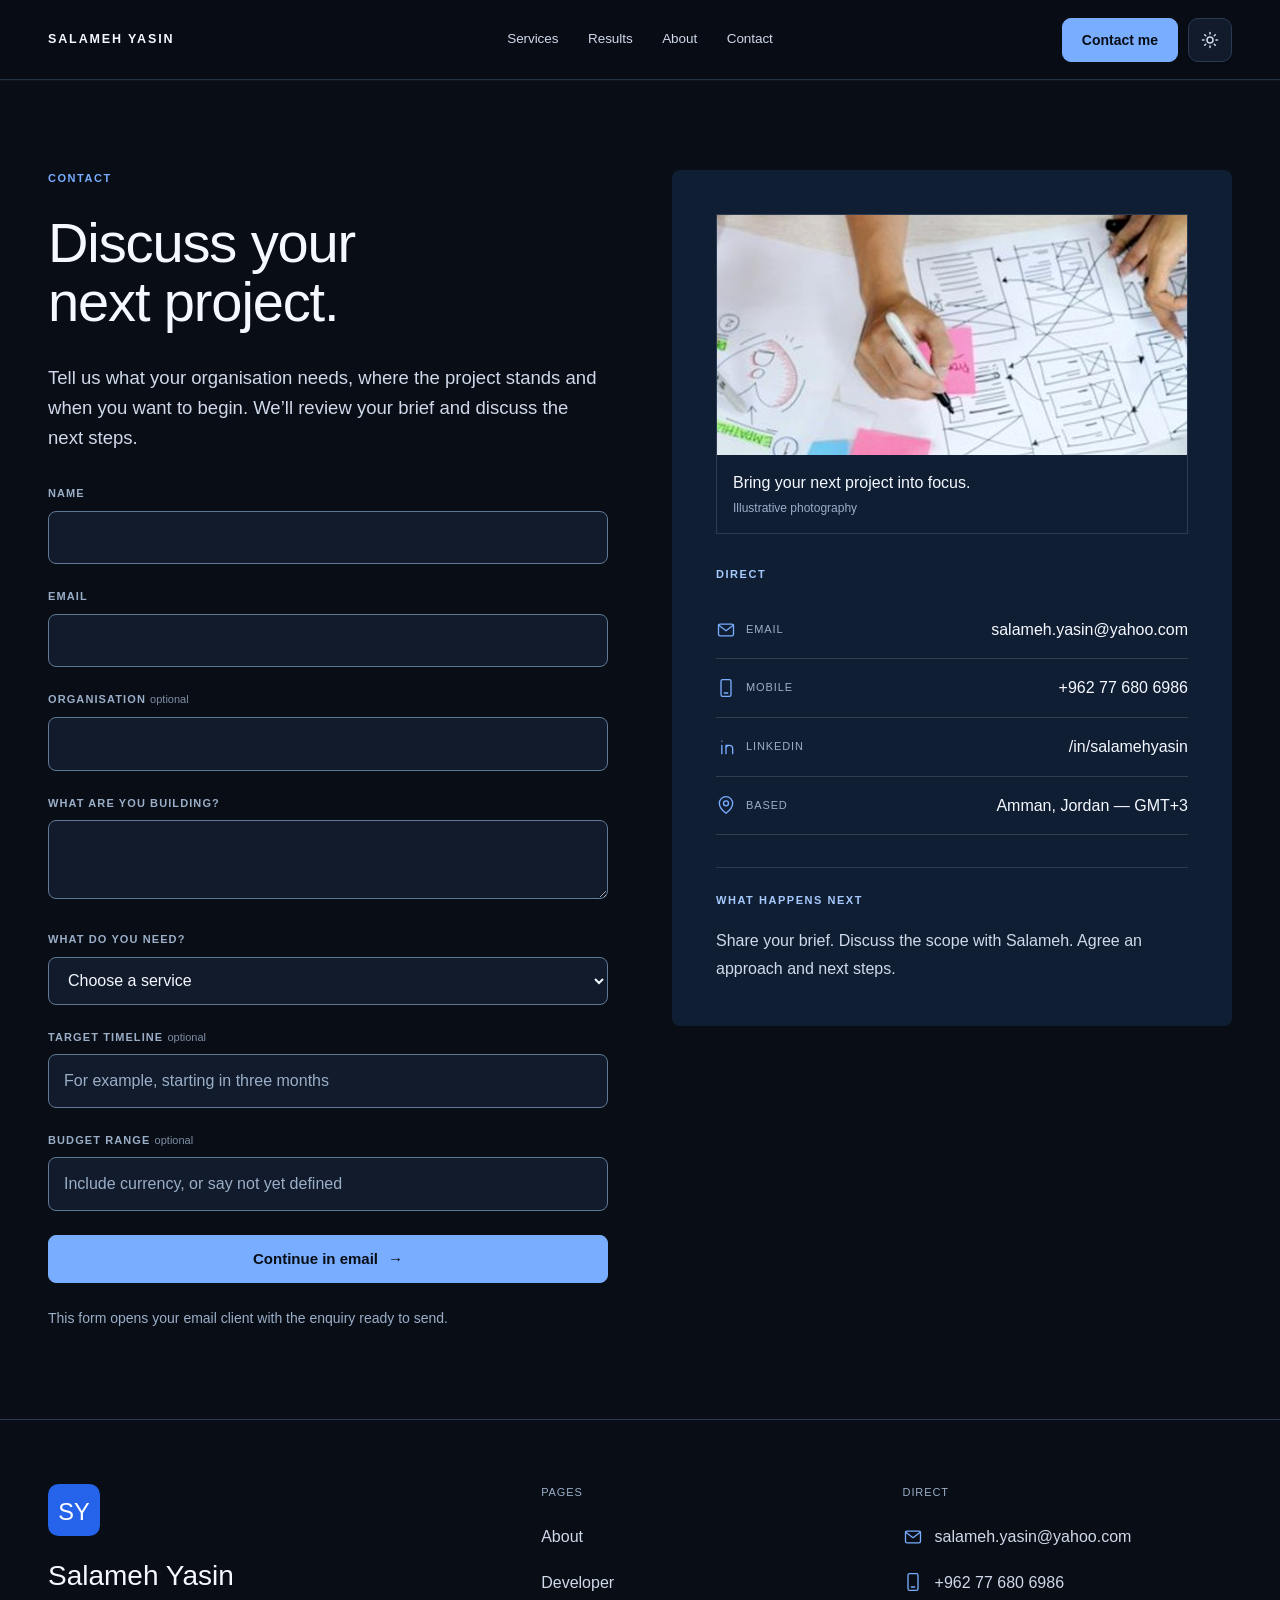
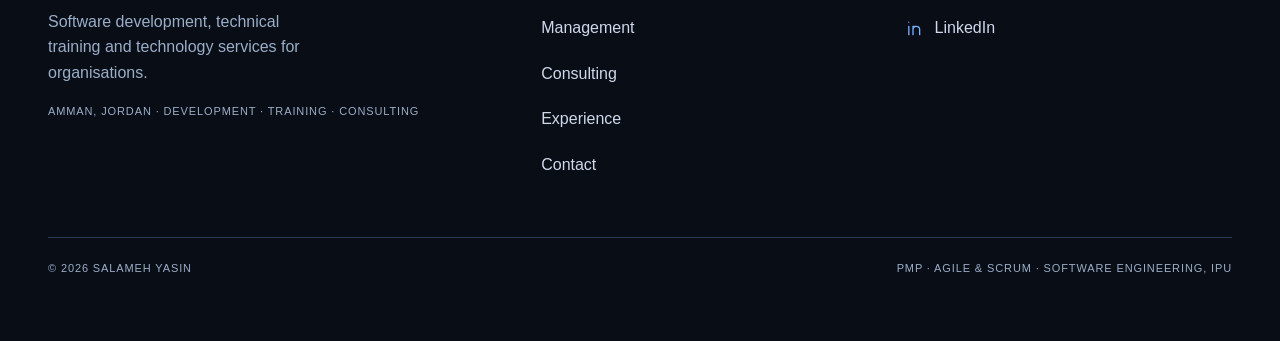
<file: contact.html>
<!DOCTYPE html>
<html lang="en">
<head>
<meta charset="utf-8">
<meta name="viewport" content="width=device-width, initial-scale=1">
<title>Contact — Salameh Yasin | Amman, Jordan</title>
<meta name="description" content="Discuss your project with Salameh Yasin. Amman, Jordan, GMT+3. Academy design, digital transformation, Agile adoption and technical delivery.">
<meta name="author" content="Salameh Yasin">
<meta property="og:type" content="website">
<meta property="og:title" content="Contact — Salameh Yasin | Amman, Jordan">
<meta property="og:description" content="Discuss your project with Salameh Yasin. Amman, Jordan, GMT+3. Academy design, digital transformation, Agile adoption and technical delivery.">
<meta property="og:image" content="assets/img/og.jpg">
<meta name="twitter:card" content="summary_large_image">
<link rel="icon" type="image/svg+xml" href="favicon.svg?v=4">
<script src="assets/js/theme.js?v=1"></script>
<link rel="stylesheet" href="assets/css/style.css?v=37">
<link rel="stylesheet" href="assets/css/navigation.css?v=6">
<script src="assets/js/navigation.js?v=2" defer></script>
</head>

<body>
<a class="skip" href="#main">Skip to content</a>

<!-- ============================================================ NAVBAR -->
<header class="nav">
  <div class="nav__inner">
    <a class="nav__mark" href="index.html">Salameh Yasin</a>
    <nav class="nav__links" aria-label="Primary">
      <div class="nav__item" data-nav-description>
        <a class="nav__link" href="index.html#agency-services" aria-describedby="nav-description-1">Services</a>
        <div class="nav__tooltip" id="nav-description-1" role="tooltip"><span class="nav__tooltip-surface">Explore our development, training, management and consulting services.</span></div>
      </div>
      <div class="nav__item" data-nav-description>
        <a class="nav__link" href="index.html#impact" aria-describedby="nav-description-2">Results</a>
        <div class="nav__tooltip" id="nav-description-2" role="tooltip"><span class="nav__tooltip-surface">See the experience and outcomes behind our work.</span></div>
      </div>
      <div class="nav__item" data-nav-description>
        <a class="nav__link" href="about.html" aria-describedby="nav-description-3">About</a>
        <div class="nav__tooltip" id="nav-description-3" role="tooltip"><span class="nav__tooltip-surface">Meet Salameh and discover the experience behind the practice.</span></div>
      </div>
      <div class="nav__item" data-nav-description>
        <a class="nav__link" href="contact.html" aria-describedby="nav-description-4">Contact</a>
        <div class="nav__tooltip" id="nav-description-4" role="tooltip"><span class="nav__tooltip-surface">Tell us about your goals and discuss the right service.</span></div>
      </div>
    </nav>
    <div class="nav__actions">
      <a class="nav__cta" href="contact.html" aria-current="page">Contact me</a>
      <button class="theme-toggle" type="button" aria-label="Switch to light mode" title="Switch to light mode"><svg class="theme-toggle__sun" xmlns="http://www.w3.org/2000/svg" width="18" height="18" viewBox="0 0 24 24" fill="none" stroke="currentColor" stroke-width="2" stroke-linecap="round" stroke-linejoin="round" aria-hidden="true" focusable="false"><circle cx="12" cy="12" r="4"/><path d="M12 2v2"/><path d="M12 20v2"/><path d="m4.93 4.93 1.41 1.41"/><path d="m17.66 17.66 1.41 1.41"/><path d="M2 12h2"/><path d="M20 12h2"/><path d="m6.34 17.66-1.41 1.41"/><path d="m19.07 4.93-1.41 1.41"/></svg><svg class="theme-toggle__moon" xmlns="http://www.w3.org/2000/svg" width="18" height="18" viewBox="0 0 24 24" fill="none" stroke="currentColor" stroke-width="2" stroke-linecap="round" stroke-linejoin="round" aria-hidden="true" focusable="false"><path d="M20.985 12.486a9 9 0 1 1-9.473-9.472c.405-.022.617.46.402.803a6 6 0 0 0 8.268 8.268c.344-.215.825-.004.803.401"/></svg></button>
      <button class="nav__burger" type="button" aria-expanded="false" aria-controls="drawer" aria-label="Menu">
        <span></span><span></span><span></span>
      </button>
    </div>
  </div>
  <div class="nav__progress" aria-hidden="true"></div>
</header>

<div class="drawer" id="drawer">
  <a href="developer.html" aria-labelledby="drawer-label-1" aria-describedby="drawer-description-1"><span class="drawer__label" id="drawer-label-1">Development</span><span class="drawer__description" id="drawer-description-1">Software and e-commerce solutions designed for your business.</span></a>
  <a href="management.html" aria-labelledby="drawer-label-2" aria-describedby="drawer-description-2"><span class="drawer__label" id="drawer-label-2">Management</span><span class="drawer__description" id="drawer-description-2">Project leadership, agile delivery and engineering team support.</span></a>
  <a href="training.html" aria-labelledby="drawer-label-3" aria-describedby="drawer-description-3"><span class="drawer__label" id="drawer-label-3">Training</span><span class="drawer__description" id="drawer-description-3">Hands-on programmes that build technical skills and confident teams.</span></a>
  <a href="consulting.html" aria-labelledby="drawer-label-4" aria-describedby="drawer-description-4"><span class="drawer__label" id="drawer-label-4">Consulting</span><span class="drawer__description" id="drawer-description-4">Clear direction for architecture, digital transformation and technical decisions.</span></a>
  <a href="about.html" aria-labelledby="drawer-label-5" aria-describedby="drawer-description-5"><span class="drawer__label" id="drawer-label-5">About</span><span class="drawer__description" id="drawer-description-5">Meet Salameh and discover the experience behind the practice.</span></a>
  <a href="experience.html" aria-labelledby="drawer-label-6" aria-describedby="drawer-description-6"><span class="drawer__label" id="drawer-label-6">Founder experience</span><span class="drawer__description" id="drawer-description-6">Explore Salameh’s career in software engineering, leadership and education.</span></a>
  <a href="contact.html" aria-labelledby="drawer-label-7" aria-describedby="drawer-description-7"><span class="drawer__label" id="drawer-label-7">Contact me</span><span class="drawer__description" id="drawer-description-7">Tell us about your goals and discuss the right service.</span></a>
</div>

<main id="main">

  <section class="section">
    <div class="wrap">
      <div class="grid-2" style="gap:clamp(28px,5vw,64px);align-items:start">

        <div>
          <span class="eyebrow rv">Contact</span>
          <h1 class="d2 reveal-lines" style="margin-bottom:1.2rem">
            <span><i>Discuss your</i></span>
            <span><i>next project.</i></span>
          </h1>
          <p class="lead rv" style="margin-bottom:2rem">Tell us what your organisation needs, where the project stands and when you want to begin. We’ll review your brief and discuss the next steps.</p>

          <form class="form rv" id="enquiry">
            <div class="field"><label for="k-name">Name</label><input id="k-name" name="Name" required autocomplete="name"></div>
            <div class="field"><label for="k-email">Email</label><input id="k-email" name="Email" type="email" required autocomplete="email"></div>
            <div class="field"><label for="k-org">Organisation <span class="field__opt">optional</span></label><input id="k-org" name="Organisation" autocomplete="organization"></div>
            <div class="field"><label for="k-what">What are you building?</label><textarea id="k-what" name="What you are building" required></textarea></div>
            <div class="field">
              <label for="k-need">What do you need?</label>
              <select id="k-need" name="What you need" required>
                <option value="">Choose a service</option>
                <option>Development &amp; digital transformation</option>
                <option>Training &amp; consultation</option>
                <option>Project management</option>
                <option>Help me decide</option><option>Something else</option>
              </select>
            </div>
            <div class="field"><label for="k-timeline">Target timeline <span class="field__opt">optional</span></label><input id="k-timeline" name="Timeline" placeholder="For example, starting in three months"></div>
            <div class="field"><label for="k-budget">Budget range <span class="field__opt">optional</span></label><input id="k-budget" name="Budget" placeholder="Include currency, or say not yet defined"></div>
            <button class="btn btn--fill" type="submit">Continue in email <span class="btn__arrow" aria-hidden="true">&rarr;</span></button>
            <p class="form__note" id="form-status" role="status">
              This form opens your email client with the enquiry ready to send.

            </p>
          </form>
        </div>

        <aside class="contact-panel rv">
          <figure class="contact-visual">
            <img src="assets/img/hero-b3.jpg" alt="Wireframes and planning notes spread across a collaborative workspace" width="532" height="686" decoding="async">
            <figcaption>Bring your next project into focus.<span>Illustrative photography</span></figcaption>
          </figure>
          <span class="eyebrow">Direct</span>
          <div class="contact-row"><span class="mono contact-label"><svg viewBox="0 0 24 24" width="20" height="20" fill="none" stroke="currentColor" stroke-width="1.6" stroke-linecap="round" stroke-linejoin="round" aria-hidden="true"><rect x="3" y="5" width="18" height="14" rx="2"/><path d="m3 6 9 7 9-7"/></svg>Email</span><a href="mailto:salameh.yasin@yahoo.com">salameh.yasin@yahoo.com</a></div>
          <div class="contact-row"><span class="mono contact-label"><svg viewBox="0 0 24 24" width="20" height="20" fill="none" stroke="currentColor" stroke-width="1.6" stroke-linecap="round" stroke-linejoin="round" aria-hidden="true"><rect x="6" y="2" width="12" height="20" rx="2"/><path d="M10 18h4"/></svg>Mobile</span><a href="tel:+962776806986">+962 77 680 6986</a></div>
          <div class="contact-row"><span class="mono contact-label"><svg viewBox="0 0 24 24" width="20" height="20" fill="none" stroke="currentColor" stroke-width="1.6" stroke-linecap="round" stroke-linejoin="round" aria-hidden="true"><path d="M7 10v10M7 5v.01M12 20V10h4a4 4 0 0 1 4 4v6M12 14a4 4 0 0 1 4-4"/></svg>LinkedIn</span><a href="https://www.linkedin.com/in/salamehyasin" rel="noopener">/in/salamehyasin</a></div>
          <div class="contact-row"><span class="mono contact-label"><svg viewBox="0 0 24 24" width="20" height="20" fill="none" stroke="currentColor" stroke-width="1.6" stroke-linecap="round" stroke-linejoin="round" aria-hidden="true"><path d="M20 10c0 6-8 12-8 12S4 16 4 10a8 8 0 1 1 16 0Z"/><circle cx="12" cy="10" r="3"/></svg>Based</span><span>Amman, Jordan &mdash; GMT+3</span></div>

          <div class="contact-next"><span class="eyebrow">What happens next</span><p>Share your brief. Discuss the scope with Salameh. Agree an approach and next steps.</p></div>

        </aside>

      </div>
    </div>
  </section>
</main>

<!-- ============================================================ FOOTER -->
<footer class="foot">
  <div class="wrap">
    <div class="foot__grid">
      <div>
        <img class="foot__emblem" src="favicon.svg?v=4" alt="" width="52" height="52" loading="lazy"><p class="foot__mark">Salameh Yasin</p>
        <p class="muted" style="max-width:32ch">Software development, technical training and technology services for organisations.</p>
        <p class="mono" style="margin-top:14px;color:var(--muted)">Amman, Jordan &middot; Development · Training · Consulting</p>
      </div>
      <div>
        <span class="foot__label mono">Pages</span>
        <nav class="foot__links" aria-label="Footer">
          <a href="about.html">About</a>
          <a href="developer.html">Developer</a>
          <a href="management.html">Management</a>
          <a href="consulting.html">Consulting</a>
          <a href="experience.html">Experience</a>
          <a href="contact.html">Contact</a>
        </nav>
      </div>
      <div>
        <span class="foot__label mono">Direct</span>
        <nav class="foot__links">
          <a href="mailto:salameh.yasin@yahoo.com"><svg viewBox="0 0 24 24" width="20" height="20" fill="none" stroke="currentColor" stroke-width="1.6" stroke-linecap="round" stroke-linejoin="round" aria-hidden="true"><rect x="3" y="5" width="18" height="14" rx="2"/><path d="m3 6 9 7 9-7"/></svg><span>salameh.yasin@yahoo.com</span></a>
          <a href="tel:+962776806986"><svg viewBox="0 0 24 24" width="20" height="20" fill="none" stroke="currentColor" stroke-width="1.6" stroke-linecap="round" stroke-linejoin="round" aria-hidden="true"><rect x="6" y="2" width="12" height="20" rx="2"/><path d="M10 18h4"/></svg><span>+962 77 680 6986</span></a>
          <a href="https://www.linkedin.com/in/salamehyasin" rel="noopener"><svg viewBox="0 0 24 24" width="20" height="20" fill="none" stroke="currentColor" stroke-width="1.6" stroke-linecap="round" stroke-linejoin="round" aria-hidden="true"><path d="M7 10v10M7 5v.01M12 20V10h4a4 4 0 0 1 4 4v6M12 14a4 4 0 0 1 4-4"/></svg><span>LinkedIn</span></a>
        </nav>
      </div>
    </div>
    <div class="foot__bottom mono">
      <span>&copy; <span data-year>2026</span> Salameh Yasin</span>
      <span>PMP &middot; Agile &amp; Scrum &middot; Software Engineering, IPU</span>
    </div>
  </div>
</footer>

<script src="assets/js/main.js?v=36"></script>
</body>
</html>
</file>
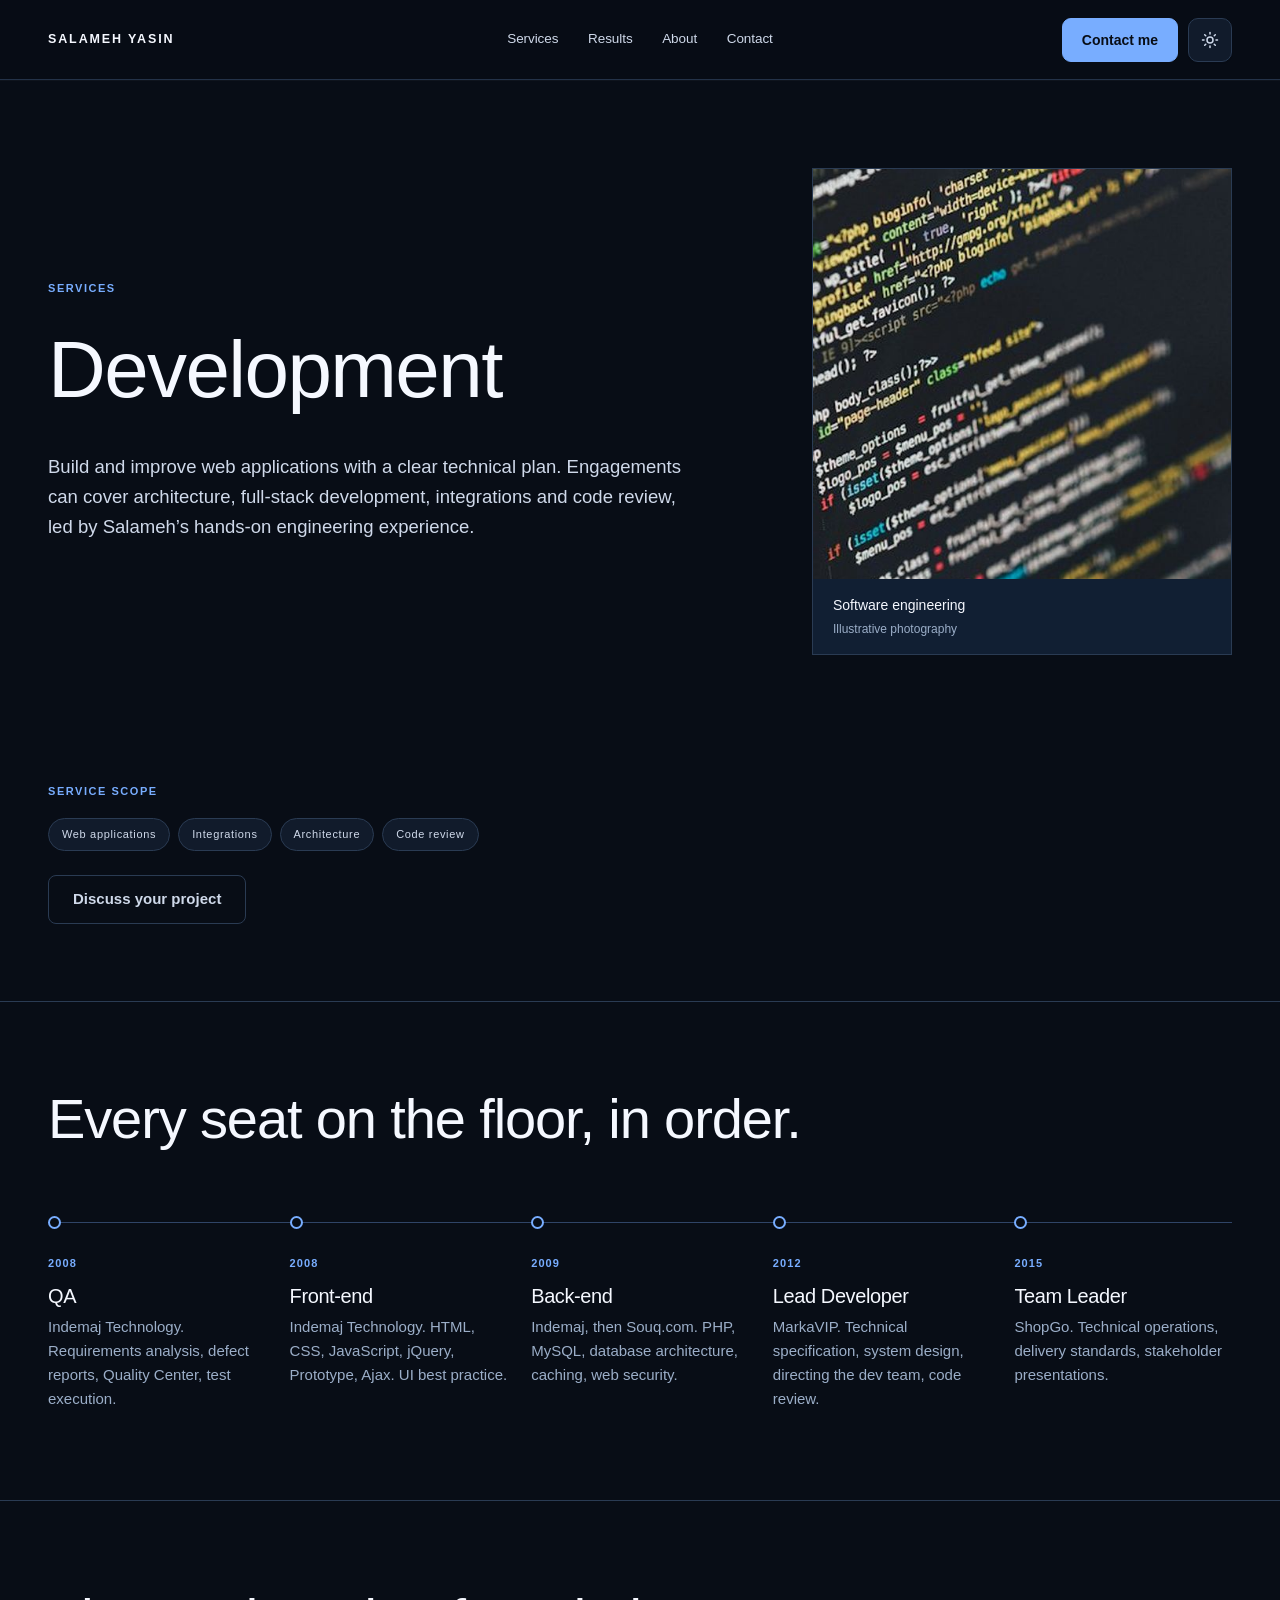
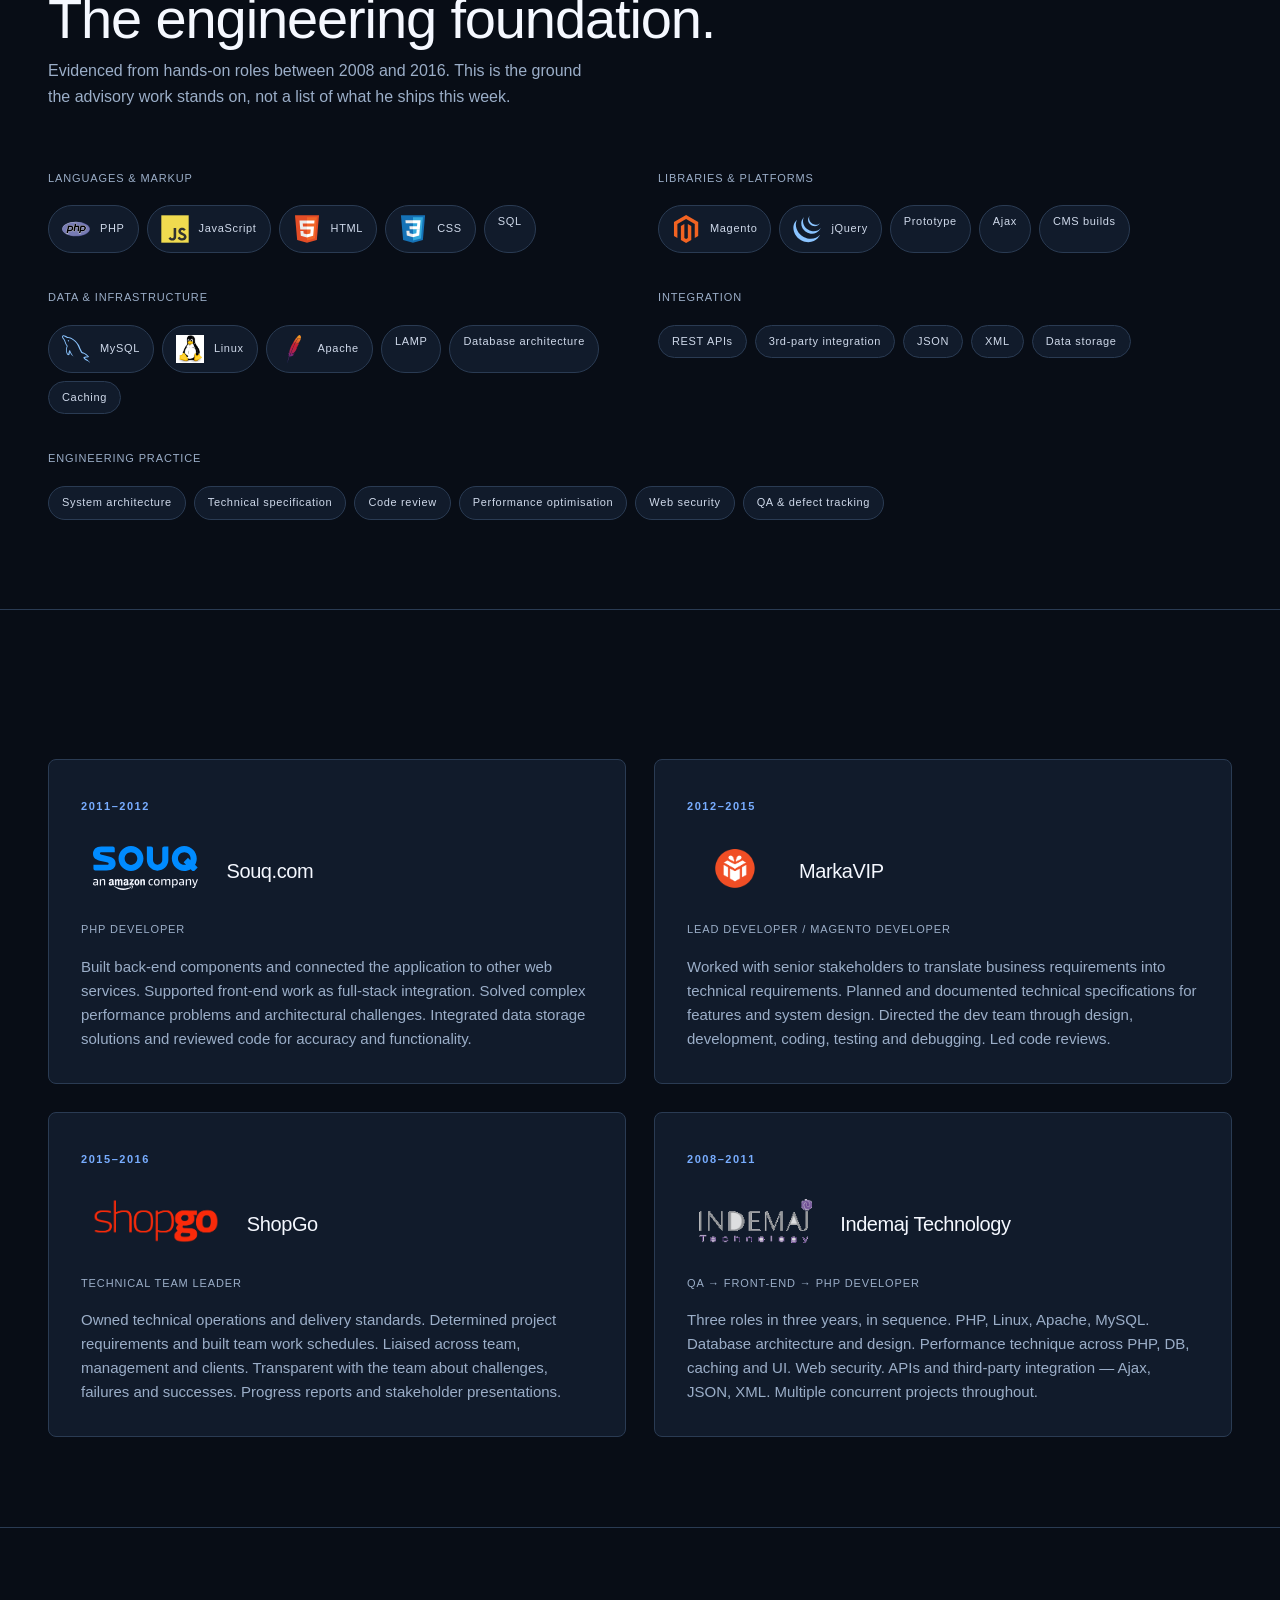
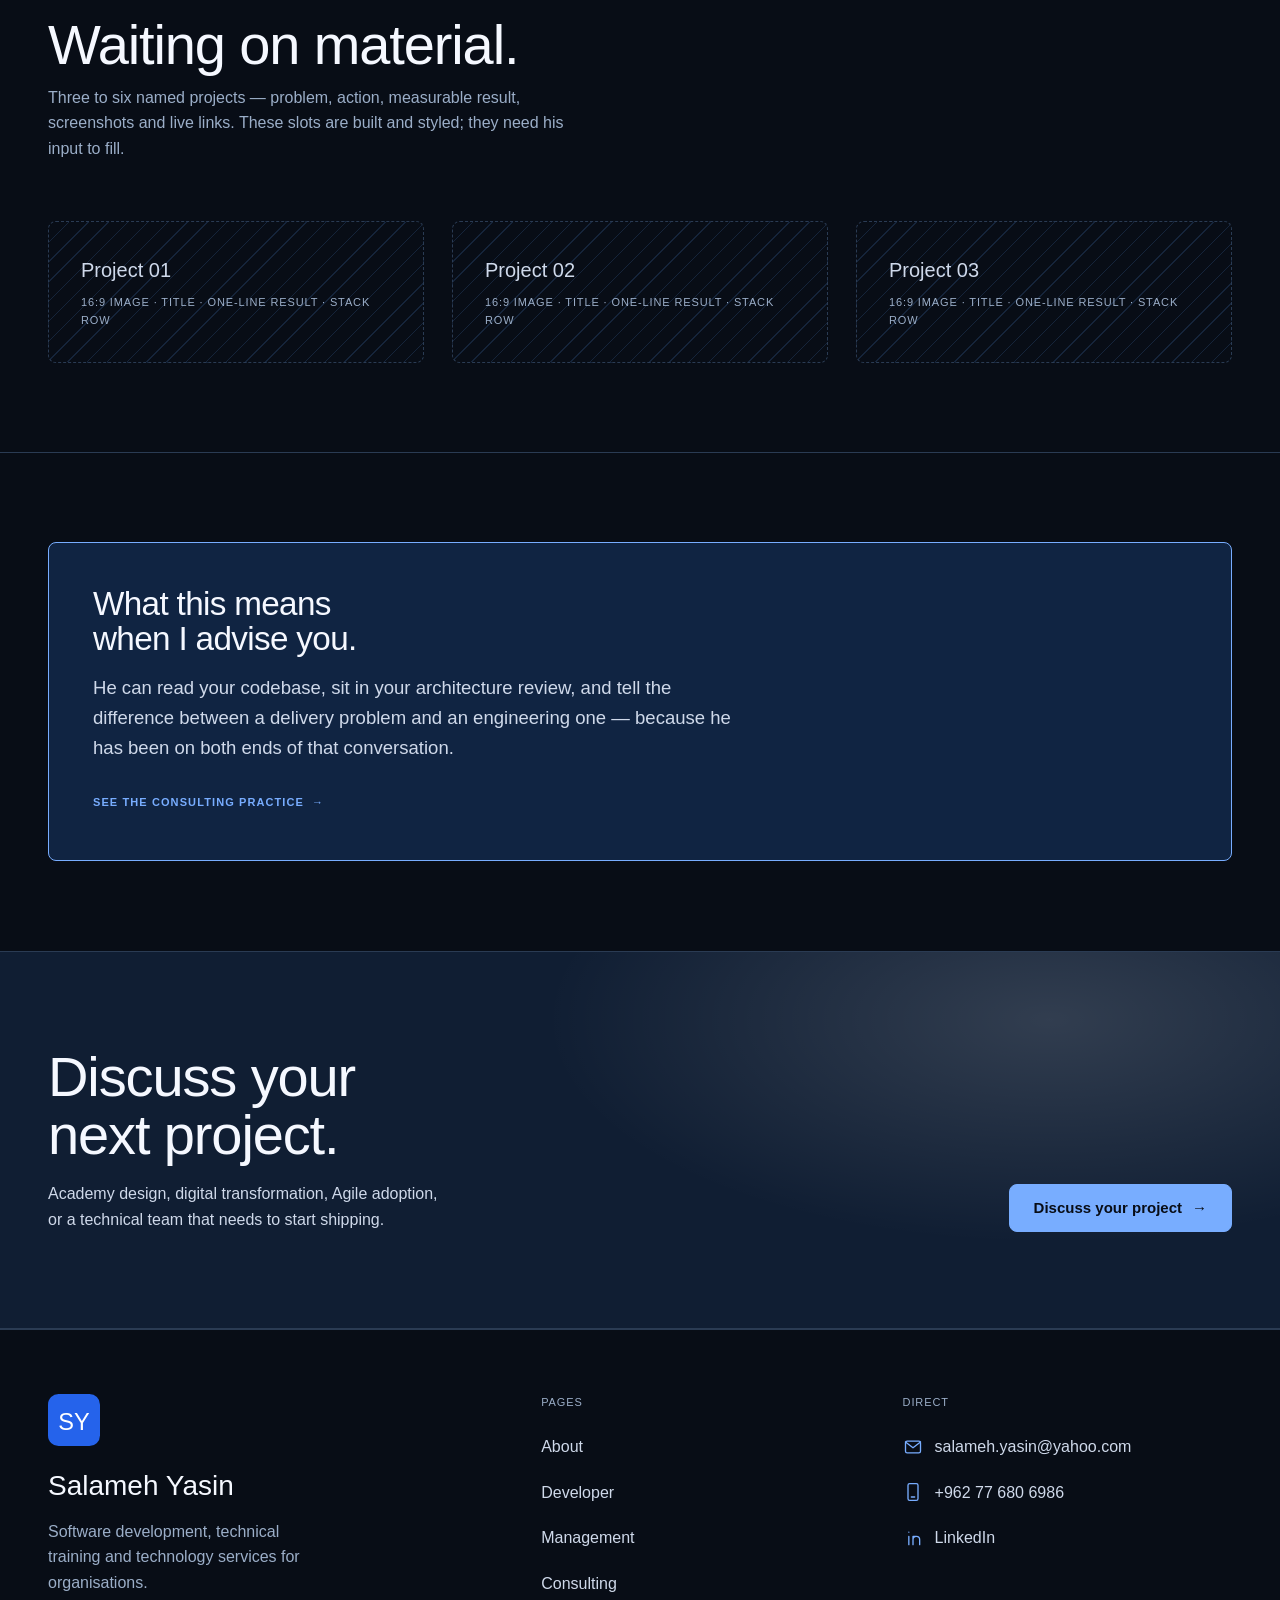
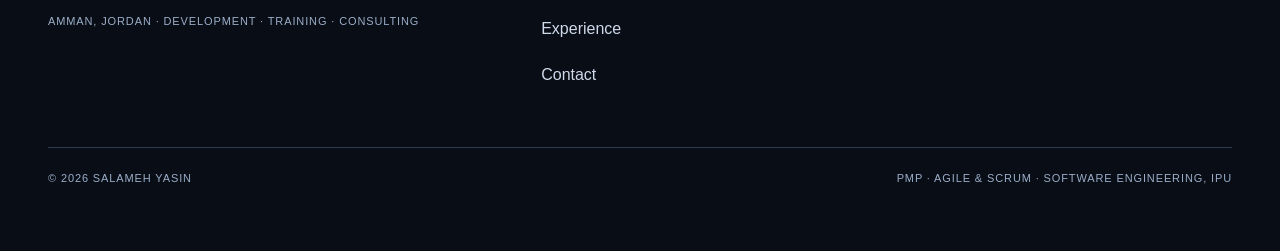
<file: developer.html>
<!DOCTYPE html>
<html lang="en">
<head>
<meta charset="utf-8">
<meta name="viewport" content="width=device-width, initial-scale=1">
<title>Developer — Salameh Yasin | Engineering foundation</title>
<meta name="description" content="QA, front-end, back-end, then architecture — in that order. Eight years in production at Indemaj, Souq.com, MarkaVIP and ShopGo.">
<meta name="author" content="Salameh Yasin">
<meta property="og:type" content="website">
<meta property="og:title" content="Developer — Salameh Yasin | Engineering foundation">
<meta property="og:description" content="QA, front-end, back-end, then architecture — in that order. Eight years in production at Indemaj, Souq.com, MarkaVIP and ShopGo.">
<meta property="og:image" content="assets/img/og.jpg">
<meta name="twitter:card" content="summary_large_image">
<link rel="icon" type="image/svg+xml" href="favicon.svg?v=4">
<script src="assets/js/theme.js?v=1"></script>
<link rel="stylesheet" href="assets/css/style.css?v=37">
<link rel="stylesheet" href="assets/css/navigation.css?v=6">
<script src="assets/js/navigation.js?v=2" defer></script>
</head>

<body data-accent="teal">
<a class="skip" href="#main">Skip to content</a>

<!-- ============================================================ NAVBAR -->
<header class="nav">
  <div class="nav__inner">
    <a class="nav__mark" href="index.html">Salameh Yasin</a>
    <nav class="nav__links" aria-label="Primary">
      <div class="nav__item" data-nav-description>
        <a class="nav__link" href="index.html#agency-services" aria-describedby="nav-description-1">Services</a>
        <div class="nav__tooltip" id="nav-description-1" role="tooltip"><span class="nav__tooltip-surface">Explore our development, training, management and consulting services.</span></div>
      </div>
      <div class="nav__item" data-nav-description>
        <a class="nav__link" href="index.html#impact" aria-describedby="nav-description-2">Results</a>
        <div class="nav__tooltip" id="nav-description-2" role="tooltip"><span class="nav__tooltip-surface">See the experience and outcomes behind our work.</span></div>
      </div>
      <div class="nav__item" data-nav-description>
        <a class="nav__link" href="about.html" aria-describedby="nav-description-3">About</a>
        <div class="nav__tooltip" id="nav-description-3" role="tooltip"><span class="nav__tooltip-surface">Meet Salameh and discover the experience behind the practice.</span></div>
      </div>
      <div class="nav__item" data-nav-description>
        <a class="nav__link" href="contact.html" aria-describedby="nav-description-4">Contact</a>
        <div class="nav__tooltip" id="nav-description-4" role="tooltip"><span class="nav__tooltip-surface">Tell us about your goals and discuss the right service.</span></div>
      </div>
    </nav>
    <div class="nav__actions">
      <a class="nav__cta" href="contact.html">Contact me</a>
      <button class="theme-toggle" type="button" aria-label="Switch to light mode" title="Switch to light mode"><svg class="theme-toggle__sun" xmlns="http://www.w3.org/2000/svg" width="18" height="18" viewBox="0 0 24 24" fill="none" stroke="currentColor" stroke-width="2" stroke-linecap="round" stroke-linejoin="round" aria-hidden="true" focusable="false"><circle cx="12" cy="12" r="4"/><path d="M12 2v2"/><path d="M12 20v2"/><path d="m4.93 4.93 1.41 1.41"/><path d="m17.66 17.66 1.41 1.41"/><path d="M2 12h2"/><path d="M20 12h2"/><path d="m6.34 17.66-1.41 1.41"/><path d="m19.07 4.93-1.41 1.41"/></svg><svg class="theme-toggle__moon" xmlns="http://www.w3.org/2000/svg" width="18" height="18" viewBox="0 0 24 24" fill="none" stroke="currentColor" stroke-width="2" stroke-linecap="round" stroke-linejoin="round" aria-hidden="true" focusable="false"><path d="M20.985 12.486a9 9 0 1 1-9.473-9.472c.405-.022.617.46.402.803a6 6 0 0 0 8.268 8.268c.344-.215.825-.004.803.401"/></svg></button>
      <button class="nav__burger" type="button" aria-expanded="false" aria-controls="drawer" aria-label="Menu">
        <span></span><span></span><span></span>
      </button>
    </div>
  </div>
  <div class="nav__progress" aria-hidden="true"></div>
</header>

<div class="drawer" id="drawer">
  <a href="developer.html" aria-labelledby="drawer-label-1" aria-describedby="drawer-description-1"><span class="drawer__label" id="drawer-label-1">Development</span><span class="drawer__description" id="drawer-description-1">Software and e-commerce solutions designed for your business.</span></a>
  <a href="management.html" aria-labelledby="drawer-label-2" aria-describedby="drawer-description-2"><span class="drawer__label" id="drawer-label-2">Management</span><span class="drawer__description" id="drawer-description-2">Project leadership, agile delivery and engineering team support.</span></a>
  <a href="training.html" aria-labelledby="drawer-label-3" aria-describedby="drawer-description-3"><span class="drawer__label" id="drawer-label-3">Training</span><span class="drawer__description" id="drawer-description-3">Hands-on programmes that build technical skills and confident teams.</span></a>
  <a href="consulting.html" aria-labelledby="drawer-label-4" aria-describedby="drawer-description-4"><span class="drawer__label" id="drawer-label-4">Consulting</span><span class="drawer__description" id="drawer-description-4">Clear direction for architecture, digital transformation and technical decisions.</span></a>
  <a href="about.html" aria-labelledby="drawer-label-5" aria-describedby="drawer-description-5"><span class="drawer__label" id="drawer-label-5">About</span><span class="drawer__description" id="drawer-description-5">Meet Salameh and discover the experience behind the practice.</span></a>
  <a href="experience.html" aria-labelledby="drawer-label-6" aria-describedby="drawer-description-6"><span class="drawer__label" id="drawer-label-6">Founder experience</span><span class="drawer__description" id="drawer-description-6">Explore Salameh’s career in software engineering, leadership and education.</span></a>
  <a href="contact.html" aria-labelledby="drawer-label-7" aria-describedby="drawer-description-7"><span class="drawer__label" id="drawer-label-7">Contact me</span><span class="drawer__description" id="drawer-description-7">Tell us about your goals and discuss the right service.</span></a>
</div>

<main id="main">

  <section class="phead">
    <div class="wrap visual-intro"><div class="visual-intro__copy">
      <span class="eyebrow rv">Services</span>
      <h1 class="d1 phead__title reveal-lines"><span><i>Development</i></span></h1>
      <p class="lead rv">Build and improve web applications with a clear technical plan. Engagements can cover architecture, full-stack development, integrations and code review, led by Salameh’s hands-on engineering experience.</p></div><figure class="visual-intro__figure"><img src="assets/img/hero-a1.jpg" alt="Close-up of source code on a screen" width="532" height="686" decoding="async"><figcaption>Software engineering<span>Illustrative photography</span></figcaption></figure></div></section><section class="section--tight"><div class="wrap"><span class="eyebrow">Service scope</span><div class="chips"><span class="chip">Web applications</span><span class="chip">Integrations</span><span class="chip">Architecture</span><span class="chip">Code review</span></div><a class="btn btn--ghost" href="contact.html" style="margin-top:24px">Discuss your project</a></div></section>

  <section class="section section--ruled">
    <div class="wrap">
      <header class="shead rv">
        <h2 class="d2 shead__title">Every seat on the floor, in order.</h2>
      </header>

      <div class="steps" style="--n:5">
        <div class="step"><span class="step__k">2008</span><h3 class="step__t">QA</h3><p class="step__d">Indemaj Technology. Requirements analysis, defect reports, Quality Center, test execution.</p></div>
        <div class="step"><span class="step__k">2008</span><h3 class="step__t">Front-end</h3><p class="step__d">Indemaj Technology. HTML, CSS, JavaScript, jQuery, Prototype, Ajax. UI best practice.</p></div>
        <div class="step"><span class="step__k">2009</span><h3 class="step__t">Back-end</h3><p class="step__d">Indemaj, then Souq.com. PHP, MySQL, database architecture, caching, web security.</p></div>
        <div class="step"><span class="step__k">2012</span><h3 class="step__t">Lead Developer</h3><p class="step__d">MarkaVIP. Technical specification, system design, directing the dev team, code review.</p></div>
        <div class="step"><span class="step__k">2015</span><h3 class="step__t">Team Leader</h3><p class="step__d">ShopGo. Technical operations, delivery standards, stakeholder presentations.</p></div>
      </div>
    </div>
  </section>

  <section class="section section--ruled">
    <div class="wrap">
      <header class="shead rv">
        <h2 class="d2 shead__title">The engineering foundation.</h2>
        <p class="shead__sub">Evidenced from hands-on roles between 2008 and 2016. This is the ground the advisory work stands on, not a list of what he ships this week.</p>
      </header>

      <div class="grid-2 rv-stagger" style="gap:clamp(24px,3vw,36px)">
        <div>
          <span class="wall__label mono">Languages &amp; markup</span>
          <div class="chips"><span class="chip chip--visual"><img src="assets/img/logos/php.svg" alt="" width="28" height="28" loading="lazy" decoding="async">PHP</span><span class="chip chip--visual"><img src="assets/img/logos/javascript.svg" alt="" width="28" height="28" loading="lazy" decoding="async">JavaScript</span><span class="chip chip--visual"><img src="assets/img/logos/html5.svg" alt="" width="28" height="28" loading="lazy" decoding="async">HTML</span><span class="chip chip--visual"><img src="assets/img/logos/css3.svg" alt="" width="28" height="28" loading="lazy" decoding="async">CSS</span><span class="chip">SQL</span></div>
        </div>
        <div>
          <span class="wall__label mono">Libraries &amp; platforms</span>
          <div class="chips"><span class="chip chip--visual"><img src="assets/img/logos/magento.svg" alt="" width="28" height="28" loading="lazy" decoding="async">Magento</span><span class="chip chip--visual"><img src="assets/img/logos/jquery.svg" alt="" width="28" height="28" loading="lazy" decoding="async">jQuery</span><span class="chip">Prototype</span><span class="chip">Ajax</span><span class="chip">CMS builds</span></div>
        </div>
        <div>
          <span class="wall__label mono">Data &amp; infrastructure</span>
          <div class="chips"><span class="chip chip--visual"><img src="assets/img/logos/mysql.svg" alt="" width="28" height="28" loading="lazy" decoding="async">MySQL</span><span class="chip chip--visual"><img src="assets/img/logos/linux.png" alt="" width="28" height="28" loading="lazy" decoding="async">Linux</span><span class="chip chip--visual"><img src="assets/img/logos/apache.svg" alt="" width="28" height="28" loading="lazy" decoding="async">Apache</span><span class="chip">LAMP</span><span class="chip">Database architecture</span><span class="chip">Caching</span></div>
        </div>
        <div>
          <span class="wall__label mono">Integration</span>
          <div class="chips"><span class="chip">REST APIs</span><span class="chip">3rd-party integration</span><span class="chip">JSON</span><span class="chip">XML</span><span class="chip">Data storage</span></div>
        </div>
        <div style="grid-column:1/-1">
          <span class="wall__label mono">Engineering practice</span>
          <div class="chips"><span class="chip">System architecture</span><span class="chip">Technical specification</span><span class="chip">Code review</span><span class="chip">Performance optimisation</span><span class="chip">Web security</span><span class="chip">QA &amp; defect tracking</span></div>
        </div>
      </div>
    </div>
  </section>

  <section class="section section--ruled">
    <div class="wrap">
      <header class="shead rv">
      </header>

      <div class="grid-2 rv-stagger">
        <article class="panel">
          <span class="panel__num">2011&ndash;2012</span>
          <h3 class="panel__title"><span class="org-logo"><img src="assets/img/logos/souq-dark.svg" alt="" width="72" height="48" loading="lazy" decoding="async"></span><span>Souq.com</span></h3>
          <p class="mono" style="color:var(--muted);margin-bottom:1rem">PHP Developer</p>
          <p class="panel__body">
            Built back-end components and connected the application to other web
            services. Supported front-end work as full-stack integration. Solved
            complex performance problems and architectural challenges. Integrated
            data storage solutions and reviewed code for accuracy and functionality.
          </p>
        </article>

        <article class="panel">
          <span class="panel__num">2012&ndash;2015</span>
          <h3 class="panel__title"><span class="org-logo"><img src="assets/img/logos/markavip-logo.png" alt="" width="36" height="36" decoding="async"></span><span>MarkaVIP</span></h3>
          <p class="mono" style="color:var(--muted);margin-bottom:1rem">Lead Developer / Magento Developer</p>
          <p class="panel__body">
            Worked with senior stakeholders to translate business requirements into
            technical requirements. Planned and documented technical specifications
            for features and system design. Directed the dev team through design,
            development, coding, testing and debugging. Led code reviews.
          </p>
        </article>

        <article class="panel">
          <span class="panel__num">2015&ndash;2016</span>
          <h3 class="panel__title"><span class="org-logo"><img src="assets/img/logos/shopgo-logo.png" alt="" width="72" height="26" loading="lazy" decoding="async"></span><span>ShopGo</span></h3>
          <p class="mono" style="color:var(--muted);margin-bottom:1rem">Technical Team Leader</p>
          <p class="panel__body">
            Owned technical operations and delivery standards. Determined project
            requirements and built team work schedules. Liaised across team,
            management and clients. Transparent with the team about challenges,
            failures and successes. Progress reports and stakeholder presentations.
          </p>
        </article>

        <article class="panel">
          <span class="panel__num">2008&ndash;2011</span>
          <h3 class="panel__title"><span class="org-logo"><img src="assets/img/logos/indemaj-logo.png" alt="" width="72" height="30" decoding="async"></span><span>Indemaj Technology</span></h3>
          <p class="mono" style="color:var(--muted);margin-bottom:1rem">QA &rarr; Front-End &rarr; PHP Developer</p>
          <p class="panel__body">
            Three roles in three years, in sequence. PHP, Linux, Apache, MySQL.
            Database architecture and design. Performance technique across PHP, DB,
            caching and UI. Web security. APIs and third-party integration &mdash;
            Ajax, JSON, XML. Multiple concurrent projects throughout.
          </p>
        </article>
      </div>
    </div>
  </section>

  <section class="section section--ruled">
    <div class="wrap">
      <header class="shead rv">
        <h2 class="d2 shead__title">Waiting on material.</h2>
        <p class="shead__sub">Three to six named projects &mdash; problem, action, measurable result, screenshots and live links. These slots are built and styled; they need his input to fill.</p>
      </header>

      <div class="grid-3 rv-stagger">
        <div class="slot"><p class="slot__t">Project 01</p><p class="mono" style="color:var(--muted)">16:9 image &middot; title &middot; one-line result &middot; stack row</p></div>
        <div class="slot"><p class="slot__t">Project 02</p><p class="mono" style="color:var(--muted)">16:9 image &middot; title &middot; one-line result &middot; stack row</p></div>
        <div class="slot"><p class="slot__t">Project 03</p><p class="mono" style="color:var(--muted)">16:9 image &middot; title &middot; one-line result &middot; stack row</p></div>
      </div>
    </div>
  </section>

  <section class="section section--ruled">
    <div class="wrap">
      <div class="accent-panel rv">
        <h2 class="d3" style="max-width:24ch;margin-bottom:1rem">What this means when I advise you.</h2>
        <p class="lead" style="margin-bottom:1.6rem">
          He can read your codebase, sit in your architecture review, and tell the
          difference between a delivery problem and an engineering one &mdash;
          because he has been on both ends of that conversation.
        </p>
        <a class="tlink" href="consulting.html">See the consulting practice <span aria-hidden="true">&rarr;</span></a>
      </div>
    </div>
  </section>

  <!-- =========================================================== CTA -->
  <section class="cta">
    <div class="wrap cta__inner">
      <div>
        <h2 class="d2 cta__title">Discuss your next project.</h2>
        <p class="cta__sub">Academy design, digital transformation, Agile adoption, or a technical team that needs to start shipping.</p>
      </div>
      <a class="btn btn--onink" href="contact.html">Discuss your project <span class="btn__arrow" aria-hidden="true">&rarr;</span></a>
    </div>
  </section>
</main>

<!-- ============================================================ FOOTER -->
<footer class="foot">
  <div class="wrap">
    <div class="foot__grid">
      <div>
        <img class="foot__emblem" src="favicon.svg?v=4" alt="" width="52" height="52" loading="lazy"><p class="foot__mark">Salameh Yasin</p>
        <p class="muted" style="max-width:32ch">Software development, technical training and technology services for organisations.</p>
        <p class="mono" style="margin-top:14px;color:var(--muted)">Amman, Jordan &middot; Development · Training · Consulting</p>
      </div>
      <div>
        <span class="foot__label mono">Pages</span>
        <nav class="foot__links" aria-label="Footer">
          <a href="about.html">About</a>
          <a href="developer.html">Developer</a>
          <a href="management.html">Management</a>
          <a href="consulting.html">Consulting</a>
          <a href="experience.html">Experience</a>
          <a href="contact.html">Contact</a>
        </nav>
      </div>
      <div>
        <span class="foot__label mono">Direct</span>
        <nav class="foot__links">
          <a href="mailto:salameh.yasin@yahoo.com"><svg viewBox="0 0 24 24" width="20" height="20" fill="none" stroke="currentColor" stroke-width="1.6" stroke-linecap="round" stroke-linejoin="round" aria-hidden="true"><rect x="3" y="5" width="18" height="14" rx="2"/><path d="m3 6 9 7 9-7"/></svg><span>salameh.yasin@yahoo.com</span></a>
          <a href="tel:+962776806986"><svg viewBox="0 0 24 24" width="20" height="20" fill="none" stroke="currentColor" stroke-width="1.6" stroke-linecap="round" stroke-linejoin="round" aria-hidden="true"><rect x="6" y="2" width="12" height="20" rx="2"/><path d="M10 18h4"/></svg><span>+962 77 680 6986</span></a>
          <a href="https://www.linkedin.com/in/salamehyasin" rel="noopener"><svg viewBox="0 0 24 24" width="20" height="20" fill="none" stroke="currentColor" stroke-width="1.6" stroke-linecap="round" stroke-linejoin="round" aria-hidden="true"><path d="M7 10v10M7 5v.01M12 20V10h4a4 4 0 0 1 4 4v6M12 14a4 4 0 0 1 4-4"/></svg><span>LinkedIn</span></a>
        </nav>
      </div>
    </div>
    <div class="foot__bottom mono">
      <span>&copy; <span data-year>2026</span> Salameh Yasin</span>
      <span>PMP &middot; Agile &amp; Scrum &middot; Software Engineering, IPU</span>
    </div>
  </div>
</footer>

<script src="assets/js/main.js?v=36"></script>
</body>
</html>
</file>
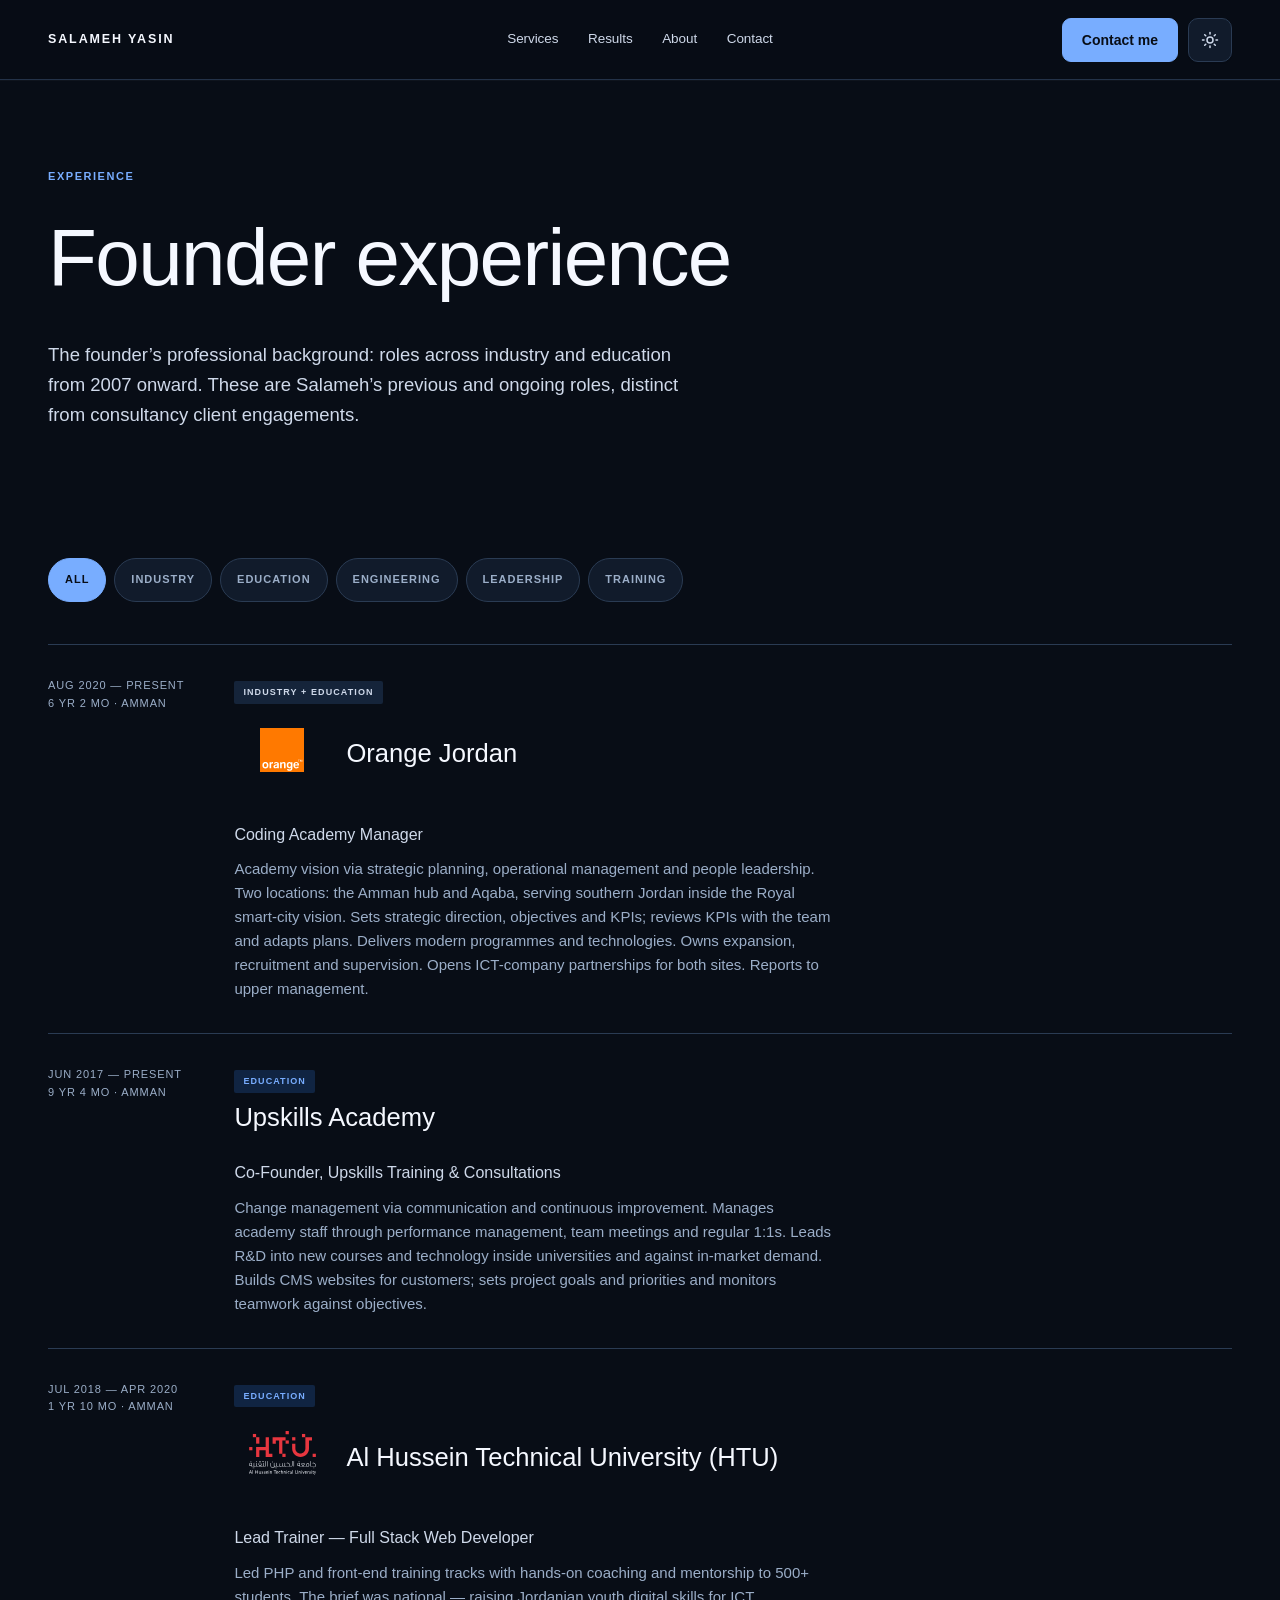
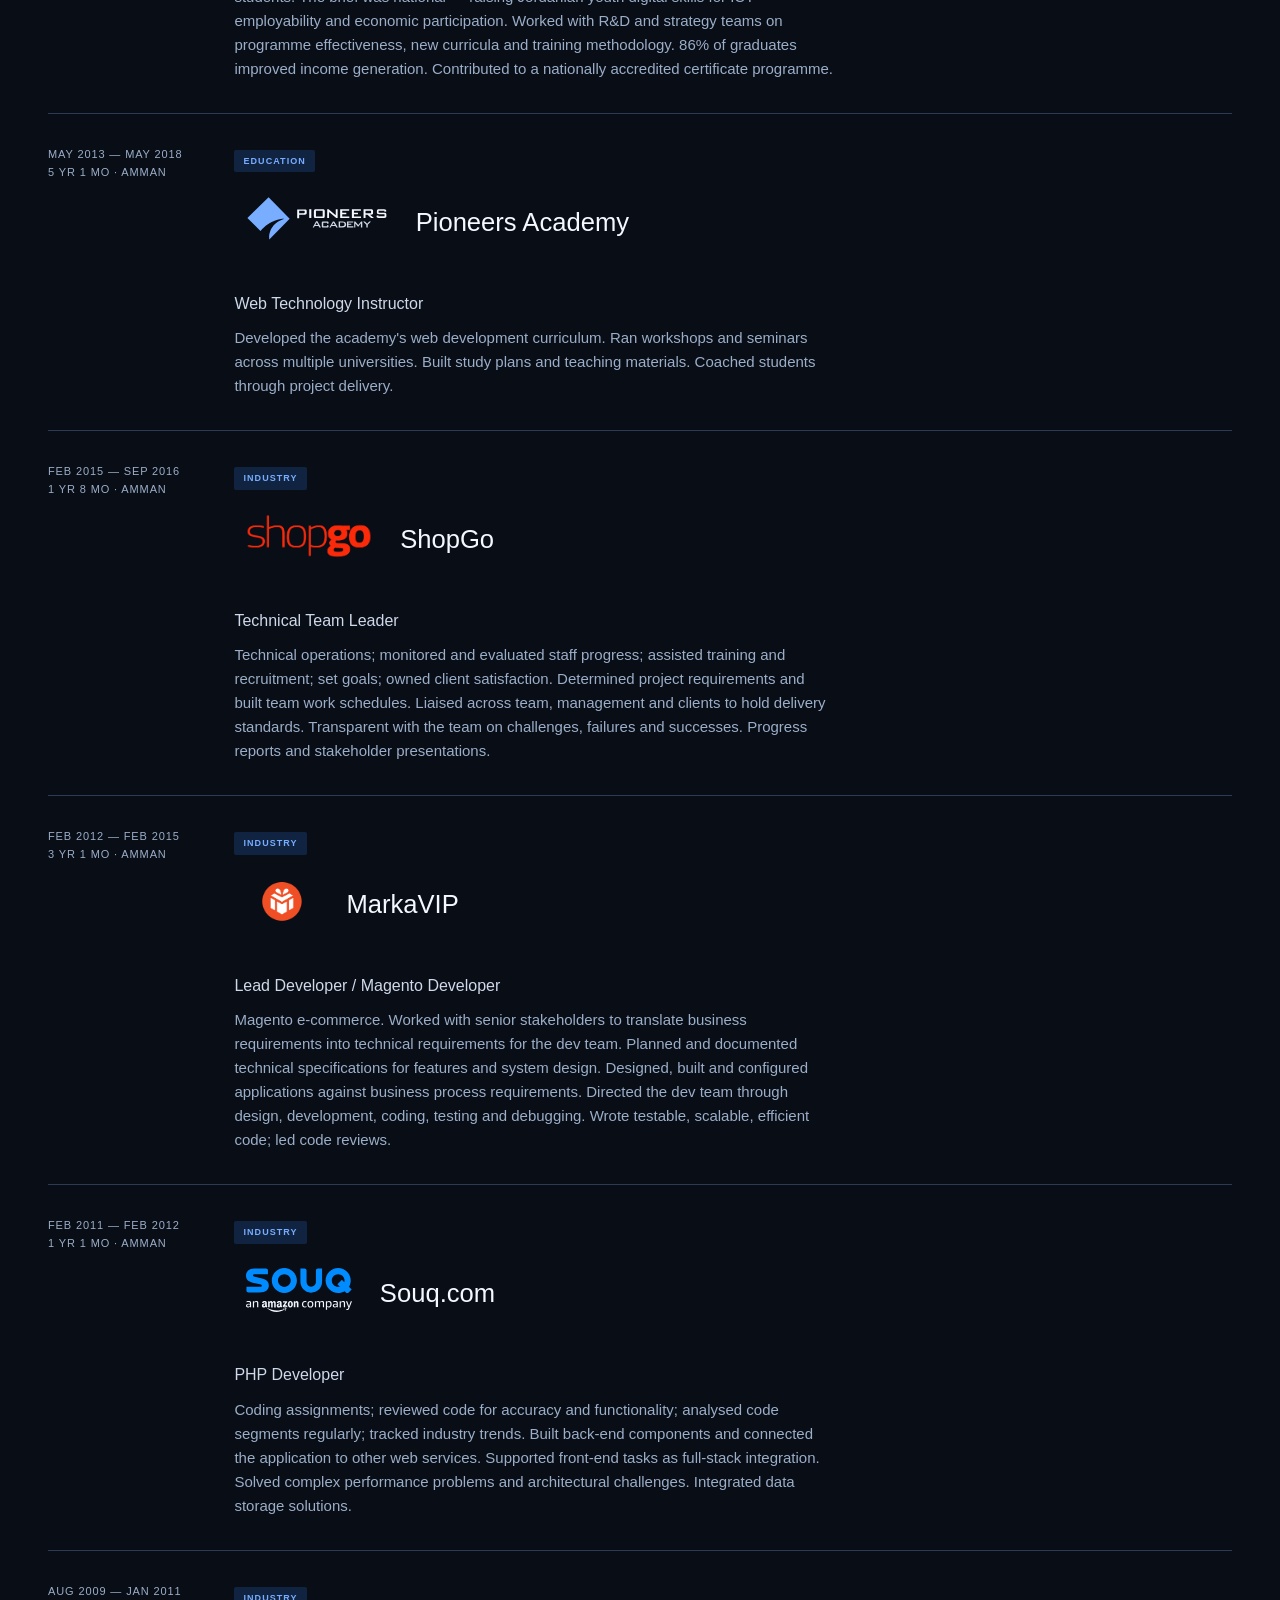
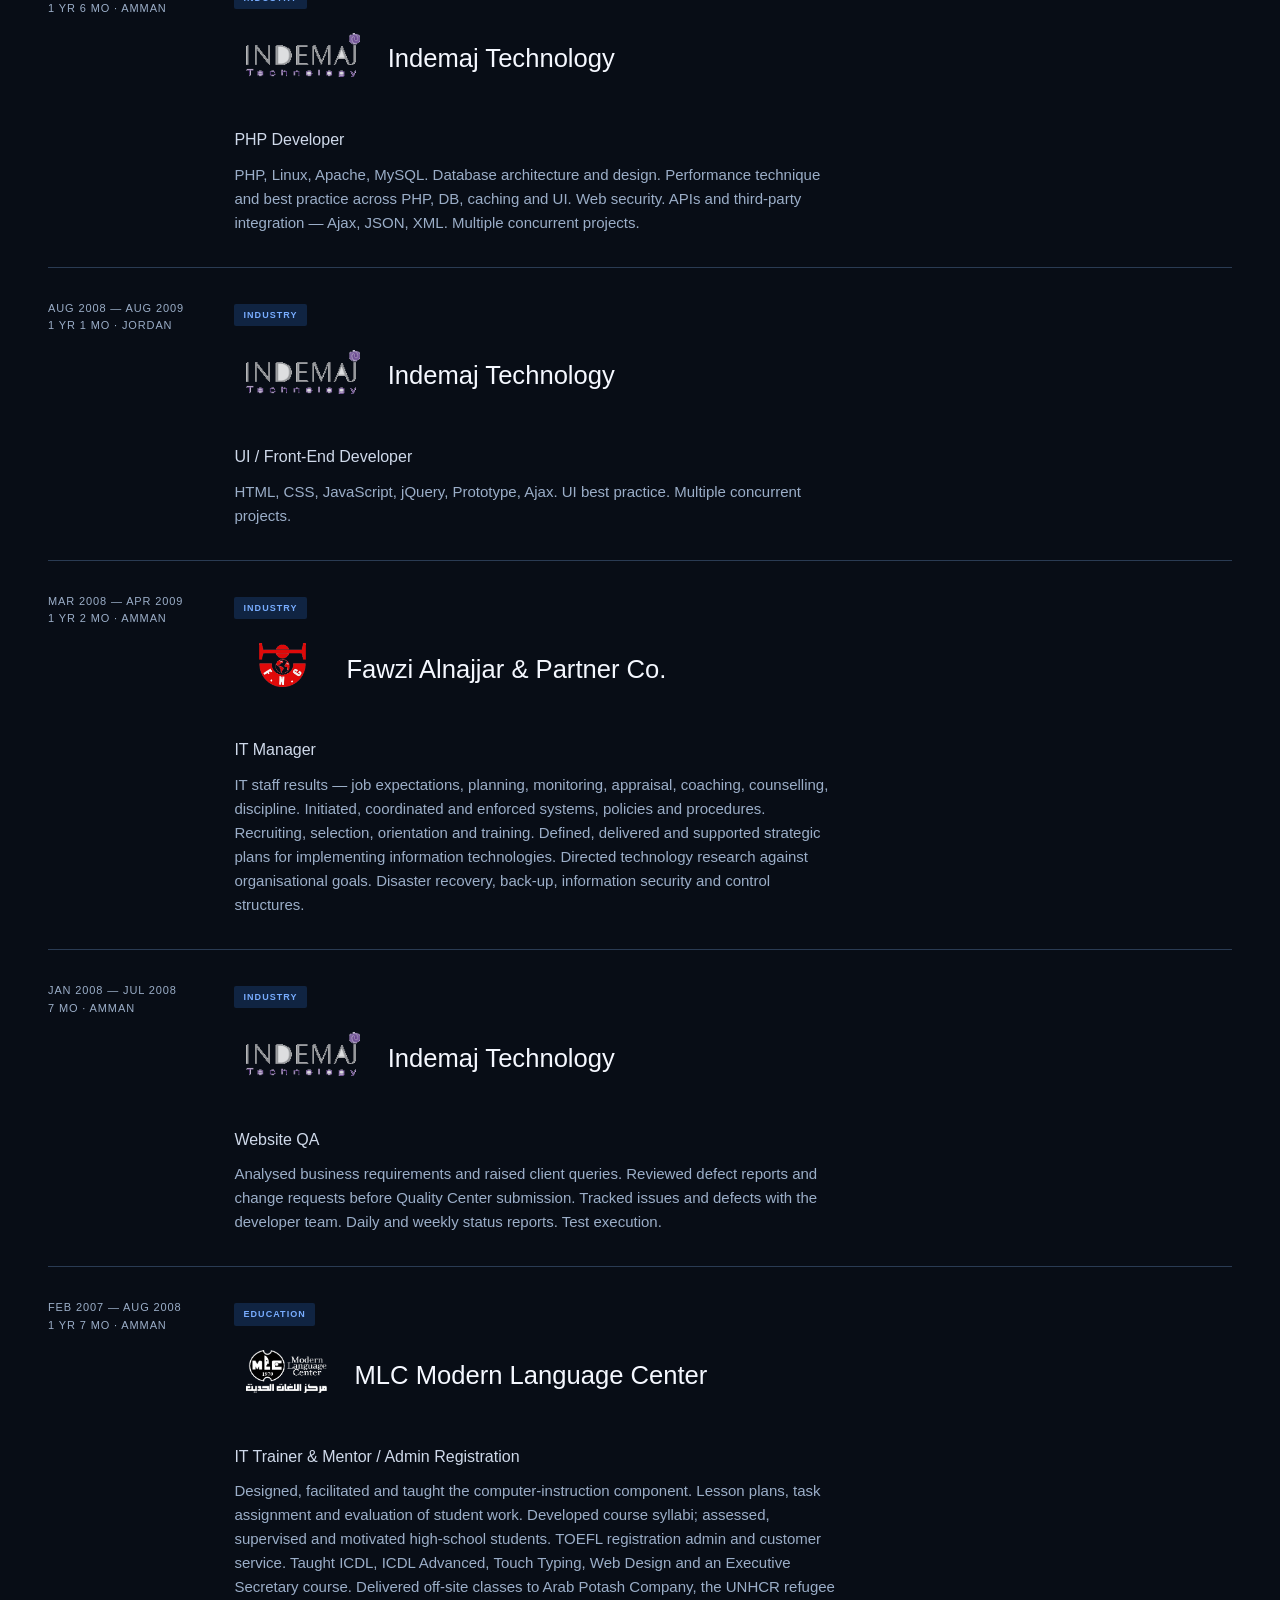
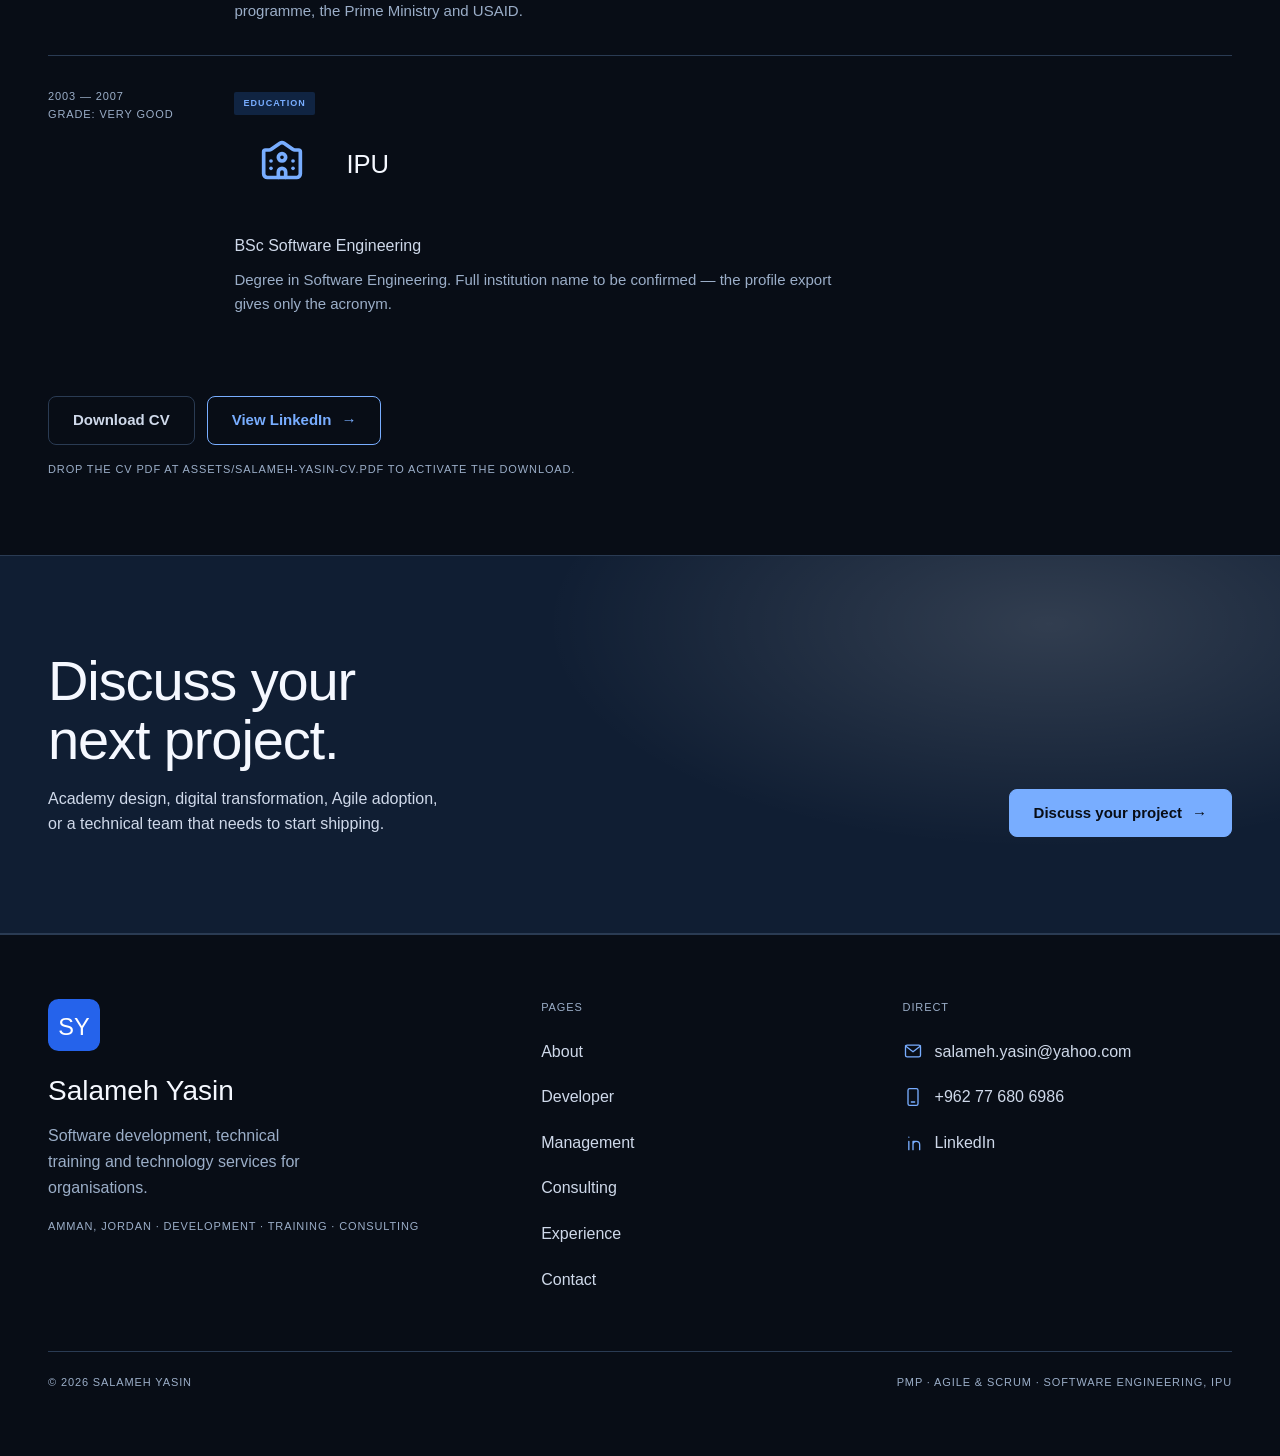
<file: experience.html>
<!DOCTYPE html>
<html lang="en">
<head>
<meta charset="utf-8">
<meta name="viewport" content="width=device-width, initial-scale=1">
<title>Experience — Salameh Yasin | The full record</title>
<meta name="description" content="Twelve roles across ten organisations, 2007 to today. Filterable archive of Salameh Yasin's engineering, leadership and training career.">
<meta name="author" content="Salameh Yasin">
<meta property="og:type" content="website">
<meta property="og:title" content="Experience — Salameh Yasin | The full record">
<meta property="og:description" content="Twelve roles across ten organisations, 2007 to today. Filterable archive of Salameh Yasin's engineering, leadership and training career.">
<meta property="og:image" content="assets/img/og.jpg">
<meta name="twitter:card" content="summary_large_image">
<link rel="icon" type="image/svg+xml" href="favicon.svg?v=4">
<script src="assets/js/theme.js?v=1"></script>
<link rel="stylesheet" href="assets/css/style.css?v=37">
<link rel="stylesheet" href="assets/css/navigation.css?v=6">
<script src="assets/js/navigation.js?v=2" defer></script>
</head>

<body>
<a class="skip" href="#main">Skip to content</a>

<!-- ============================================================ NAVBAR -->
<header class="nav">
  <div class="nav__inner">
    <a class="nav__mark" href="index.html">Salameh Yasin</a>
    <nav class="nav__links" aria-label="Primary">
      <div class="nav__item" data-nav-description>
        <a class="nav__link" href="index.html#agency-services" aria-describedby="nav-description-1">Services</a>
        <div class="nav__tooltip" id="nav-description-1" role="tooltip"><span class="nav__tooltip-surface">Explore our development, training, management and consulting services.</span></div>
      </div>
      <div class="nav__item" data-nav-description>
        <a class="nav__link" href="index.html#impact" aria-describedby="nav-description-2">Results</a>
        <div class="nav__tooltip" id="nav-description-2" role="tooltip"><span class="nav__tooltip-surface">See the experience and outcomes behind our work.</span></div>
      </div>
      <div class="nav__item" data-nav-description>
        <a class="nav__link" href="about.html" aria-describedby="nav-description-3">About</a>
        <div class="nav__tooltip" id="nav-description-3" role="tooltip"><span class="nav__tooltip-surface">Meet Salameh and discover the experience behind the practice.</span></div>
      </div>
      <div class="nav__item" data-nav-description>
        <a class="nav__link" href="contact.html" aria-describedby="nav-description-4">Contact</a>
        <div class="nav__tooltip" id="nav-description-4" role="tooltip"><span class="nav__tooltip-surface">Tell us about your goals and discuss the right service.</span></div>
      </div>
    </nav>
    <div class="nav__actions">
      <a class="nav__cta" href="contact.html">Contact me</a>
      <button class="theme-toggle" type="button" aria-label="Switch to light mode" title="Switch to light mode"><svg class="theme-toggle__sun" xmlns="http://www.w3.org/2000/svg" width="18" height="18" viewBox="0 0 24 24" fill="none" stroke="currentColor" stroke-width="2" stroke-linecap="round" stroke-linejoin="round" aria-hidden="true" focusable="false"><circle cx="12" cy="12" r="4"/><path d="M12 2v2"/><path d="M12 20v2"/><path d="m4.93 4.93 1.41 1.41"/><path d="m17.66 17.66 1.41 1.41"/><path d="M2 12h2"/><path d="M20 12h2"/><path d="m6.34 17.66-1.41 1.41"/><path d="m19.07 4.93-1.41 1.41"/></svg><svg class="theme-toggle__moon" xmlns="http://www.w3.org/2000/svg" width="18" height="18" viewBox="0 0 24 24" fill="none" stroke="currentColor" stroke-width="2" stroke-linecap="round" stroke-linejoin="round" aria-hidden="true" focusable="false"><path d="M20.985 12.486a9 9 0 1 1-9.473-9.472c.405-.022.617.46.402.803a6 6 0 0 0 8.268 8.268c.344-.215.825-.004.803.401"/></svg></button>
      <button class="nav__burger" type="button" aria-expanded="false" aria-controls="drawer" aria-label="Menu">
        <span></span><span></span><span></span>
      </button>
    </div>
  </div>
  <div class="nav__progress" aria-hidden="true"></div>
</header>

<div class="drawer" id="drawer">
  <a href="developer.html" aria-labelledby="drawer-label-1" aria-describedby="drawer-description-1"><span class="drawer__label" id="drawer-label-1">Development</span><span class="drawer__description" id="drawer-description-1">Software and e-commerce solutions designed for your business.</span></a>
  <a href="management.html" aria-labelledby="drawer-label-2" aria-describedby="drawer-description-2"><span class="drawer__label" id="drawer-label-2">Management</span><span class="drawer__description" id="drawer-description-2">Project leadership, agile delivery and engineering team support.</span></a>
  <a href="training.html" aria-labelledby="drawer-label-3" aria-describedby="drawer-description-3"><span class="drawer__label" id="drawer-label-3">Training</span><span class="drawer__description" id="drawer-description-3">Hands-on programmes that build technical skills and confident teams.</span></a>
  <a href="consulting.html" aria-labelledby="drawer-label-4" aria-describedby="drawer-description-4"><span class="drawer__label" id="drawer-label-4">Consulting</span><span class="drawer__description" id="drawer-description-4">Clear direction for architecture, digital transformation and technical decisions.</span></a>
  <a href="about.html" aria-labelledby="drawer-label-5" aria-describedby="drawer-description-5"><span class="drawer__label" id="drawer-label-5">About</span><span class="drawer__description" id="drawer-description-5">Meet Salameh and discover the experience behind the practice.</span></a>
  <a href="experience.html" aria-labelledby="drawer-label-6" aria-describedby="drawer-description-6"><span class="drawer__label" id="drawer-label-6">Founder experience</span><span class="drawer__description" id="drawer-description-6">Explore Salameh’s career in software engineering, leadership and education.</span></a>
  <a href="contact.html" aria-labelledby="drawer-label-7" aria-describedby="drawer-description-7"><span class="drawer__label" id="drawer-label-7">Contact me</span><span class="drawer__description" id="drawer-description-7">Tell us about your goals and discuss the right service.</span></a>
</div>

<main id="main">

  <section class="phead">
    <div class="wrap">
      <span class="eyebrow rv">Experience</span>
      <h1 class="d1 phead__title reveal-lines"><span><i>Founder experience</i></span></h1>
      <p class="lead rv">The founder’s professional background: roles across industry and education from 2007 onward. These are Salameh’s previous and ongoing roles, distinct from consultancy client engagements.</p>
    </div>
  </section>

  <section class="section--tight">
    <div class="wrap">
      <div class="filters rv">
        <button class="filter" data-filter="all" aria-pressed="true">All</button>
        <button class="filter" data-filter="industry" aria-pressed="false">Industry</button>
        <button class="filter" data-filter="education" aria-pressed="false">Education</button>
        <button class="filter" data-filter="engineering" aria-pressed="false">Engineering</button>
        <button class="filter" data-filter="leadership" aria-pressed="false">Leadership</button>
        <button class="filter" data-filter="training" aria-pressed="false">Training</button>
      </div>

      <div class="rv">
<div class="rec" data-tags="industry education leadership training"><div class="rec__dates mono">Aug 2020 &mdash; present<br>6 yr 2 mo &middot; Amman</div><div><span class="tag tag--both">Industry + Education</span><p class="rec__org"><span class="org-logo"><img src="assets/img/logos/orange.svg" alt="" width="72" height="48" loading="lazy" decoding="async"></span><span>Orange Jordan</span></p><p class="rec__role">Coding Academy Manager</p><p class="rec__desc">Academy vision via strategic planning, operational management and people leadership. Two locations: the Amman hub and Aqaba, serving southern Jordan inside the Royal smart-city vision. Sets strategic direction, objectives and KPIs; reviews KPIs with the team and adapts plans. Delivers modern programmes and technologies. Owns expansion, recruitment and supervision. Opens ICT-company partnerships for both sites. Reports to upper management.</p></div></div><div class="rec" data-tags="education leadership training"><div class="rec__dates mono">Jun 2017 &mdash; present<br>9 yr 4 mo &middot; Amman</div><div><span class="tag tag--educ">Education</span><p class="rec__org"><span>Upskills Academy</span></p><p class="rec__role">Co-Founder, Upskills Training &amp; Consultations</p><p class="rec__desc">Change management via communication and continuous improvement. Manages academy staff through performance management, team meetings and regular 1:1s. Leads R&amp;D into new courses and technology inside universities and against in-market demand. Builds CMS websites for customers; sets project goals and priorities and monitors teamwork against objectives.</p></div></div><div class="rec" data-tags="education training"><div class="rec__dates mono">Jul 2018 &mdash; Apr 2020<br>1 yr 10 mo &middot; Amman</div><div><span class="tag tag--educ">Education</span><p class="rec__org"><span class="org-logo"><img src="assets/img/logos/htu-dark.svg" alt="" width="72" height="48" loading="lazy" decoding="async"></span><span>Al Hussein Technical University (HTU)</span></p><p class="rec__role">Lead Trainer &mdash; Full Stack Web Developer</p><p class="rec__desc">Led PHP and front-end training tracks with hands-on coaching and mentorship to 500+ students. The brief was national &mdash; raising Jordanian youth digital skills for ICT employability and economic participation. Worked with R&amp;D and strategy teams on programme effectiveness, new curricula and training methodology. 86% of graduates improved income generation. Contributed to a nationally accredited certificate programme.</p></div></div><div class="rec" data-tags="education training"><div class="rec__dates mono">May 2013 &mdash; May 2018<br>5 yr 1 mo &middot; Amman</div><div><span class="tag tag--educ">Education</span><p class="rec__org"><span class="org-logo"><img src="assets/img/logos/pioneers-dark.svg" alt="" width="72" height="48" loading="lazy" decoding="async"></span><span>Pioneers Academy</span></p><p class="rec__role">Web Technology Instructor</p><p class="rec__desc">Developed the academy's web development curriculum. Ran workshops and seminars across multiple universities. Built study plans and teaching materials. Coached students through project delivery.</p></div></div><div class="rec" data-tags="industry engineering leadership"><div class="rec__dates mono">Feb 2015 &mdash; Sep 2016<br>1 yr 8 mo &middot; Amman</div><div><span class="tag tag--indus">Industry</span><p class="rec__org"><span class="org-logo"><img src="assets/img/logos/shopgo-logo.png" alt="" width="72" height="26" loading="lazy" decoding="async"></span><span>ShopGo</span></p><p class="rec__role">Technical Team Leader</p><p class="rec__desc">Technical operations; monitored and evaluated staff progress; assisted training and recruitment; set goals; owned client satisfaction. Determined project requirements and built team work schedules. Liaised across team, management and clients to hold delivery standards. Transparent with the team on challenges, failures and successes. Progress reports and stakeholder presentations.</p></div></div><div class="rec" data-tags="industry engineering leadership"><div class="rec__dates mono">Feb 2012 &mdash; Feb 2015<br>3 yr 1 mo &middot; Amman</div><div><span class="tag tag--indus">Industry</span><p class="rec__org"><span class="org-logo"><img src="assets/img/logos/markavip-logo.png" alt="" width="36" height="36" decoding="async"></span><span>MarkaVIP</span></p><p class="rec__role">Lead Developer / Magento Developer</p><p class="rec__desc">Magento e-commerce. Worked with senior stakeholders to translate business requirements into technical requirements for the dev team. Planned and documented technical specifications for features and system design. Designed, built and configured applications against business process requirements. Directed the dev team through design, development, coding, testing and debugging. Wrote testable, scalable, efficient code; led code reviews.</p></div></div><div class="rec" data-tags="industry engineering"><div class="rec__dates mono">Feb 2011 &mdash; Feb 2012<br>1 yr 1 mo &middot; Amman</div><div><span class="tag tag--indus">Industry</span><p class="rec__org"><span class="org-logo"><img src="assets/img/logos/souq-dark.svg" alt="" width="72" height="48" loading="lazy" decoding="async"></span><span>Souq.com</span></p><p class="rec__role">PHP Developer</p><p class="rec__desc">Coding assignments; reviewed code for accuracy and functionality; analysed code segments regularly; tracked industry trends. Built back-end components and connected the application to other web services. Supported front-end tasks as full-stack integration. Solved complex performance problems and architectural challenges. Integrated data storage solutions.</p></div></div><div class="rec" data-tags="industry engineering"><div class="rec__dates mono">Aug 2009 &mdash; Jan 2011<br>1 yr 6 mo &middot; Amman</div><div><span class="tag tag--indus">Industry</span><p class="rec__org"><span class="org-logo"><img src="assets/img/logos/indemaj-logo.png" alt="" width="72" height="30" decoding="async"></span><span>Indemaj Technology</span></p><p class="rec__role">PHP Developer</p><p class="rec__desc">PHP, Linux, Apache, MySQL. Database architecture and design. Performance technique and best practice across PHP, DB, caching and UI. Web security. APIs and third-party integration &mdash; Ajax, JSON, XML. Multiple concurrent projects.</p></div></div><div class="rec" data-tags="industry engineering"><div class="rec__dates mono">Aug 2008 &mdash; Aug 2009<br>1 yr 1 mo &middot; Jordan</div><div><span class="tag tag--indus">Industry</span><p class="rec__org"><span class="org-logo"><img src="assets/img/logos/indemaj-logo.png" alt="" width="72" height="30" decoding="async"></span><span>Indemaj Technology</span></p><p class="rec__role">UI / Front-End Developer</p><p class="rec__desc">HTML, CSS, JavaScript, jQuery, Prototype, Ajax. UI best practice. Multiple concurrent projects.</p></div></div><div class="rec" data-tags="industry leadership"><div class="rec__dates mono">Mar 2008 &mdash; Apr 2009<br>1 yr 2 mo &middot; Amman</div><div><span class="tag tag--indus">Industry</span><p class="rec__org"><span class="org-logo"><img src="assets/img/logos/fawzi-alnajjar-logo.png" alt="" width="40" height="38" decoding="async"></span><span>Fawzi Alnajjar &amp; Partner Co.</span></p><p class="rec__role">IT Manager</p><p class="rec__desc">IT staff results &mdash; job expectations, planning, monitoring, appraisal, coaching, counselling, discipline. Initiated, coordinated and enforced systems, policies and procedures. Recruiting, selection, orientation and training. Defined, delivered and supported strategic plans for implementing information technologies. Directed technology research against organisational goals. Disaster recovery, back-up, information security and control structures.</p></div></div><div class="rec" data-tags="industry engineering"><div class="rec__dates mono">Jan 2008 &mdash; Jul 2008<br>7 mo &middot; Amman</div><div><span class="tag tag--indus">Industry</span><p class="rec__org"><span class="org-logo"><img src="assets/img/logos/indemaj-logo.png" alt="" width="72" height="30" decoding="async"></span><span>Indemaj Technology</span></p><p class="rec__role">Website QA</p><p class="rec__desc">Analysed business requirements and raised client queries. Reviewed defect reports and change requests before Quality Center submission. Tracked issues and defects with the developer team. Daily and weekly status reports. Test execution.</p></div></div><div class="rec" data-tags="education training"><div class="rec__dates mono">Feb 2007 &mdash; Aug 2008<br>1 yr 7 mo &middot; Amman</div><div><span class="tag tag--educ">Education</span><p class="rec__org"><span class="org-logo"><img src="assets/img/logos/mlc.png" alt="" width="72" height="48" loading="lazy" decoding="async"></span><span>MLC Modern Language Center</span></p><p class="rec__role">IT Trainer &amp; Mentor / Admin Registration</p><p class="rec__desc">Designed, facilitated and taught the computer-instruction component. Lesson plans, task assignment and evaluation of student work. Developed course syllabi; assessed, supervised and motivated high-school students. TOEFL registration admin and customer service. Taught ICDL, ICDL Advanced, Touch Typing, Web Design and an Executive Secretary course. Delivered off-site classes to Arab Potash Company, the UNHCR refugee programme, the Prime Ministry and USAID.</p></div></div><div class="rec" data-tags="education"><div class="rec__dates mono">2003 &mdash; 2007<br>Grade: Very Good</div><div><span class="tag tag--educ">Education</span><p class="rec__org"><span class="org-logo org-logo--symbol"><img src="assets/img/logos/ipu-symbol.svg" alt="" width="36" height="36" decoding="async"></span><span>IPU</span></p><p class="rec__role">BSc Software Engineering</p><p class="rec__desc">Degree in Software Engineering. Full institution name to be confirmed &mdash; the profile export gives only the acronym.</p></div></div>
      </div>

      <div style="margin-top:clamp(32px,4vw,48px);display:flex;gap:12px;flex-wrap:wrap">
        <a class="btn btn--ghost" href="assets/Salameh-Yasin-CV.pdf" download>Download CV</a>
        <a class="btn btn--copper" href="https://www.linkedin.com/in/salamehyasin" rel="noopener">View LinkedIn <span class="btn__arrow" aria-hidden="true">&rarr;</span></a>
      </div>
      <p class="mono rv" style="margin-top:16px;color:var(--muted)">
        Drop the CV PDF at assets/Salameh-Yasin-CV.pdf to activate the download.
      </p>
    </div>
  </section>

  <!-- =========================================================== CTA -->
  <section class="cta">
    <div class="wrap cta__inner">
      <div>
        <h2 class="d2 cta__title">Discuss your next project.</h2>
        <p class="cta__sub">Academy design, digital transformation, Agile adoption, or a technical team that needs to start shipping.</p>
      </div>
      <a class="btn btn--onink" href="contact.html">Discuss your project <span class="btn__arrow" aria-hidden="true">&rarr;</span></a>
    </div>
  </section>
</main>

<!-- ============================================================ FOOTER -->
<footer class="foot">
  <div class="wrap">
    <div class="foot__grid">
      <div>
        <img class="foot__emblem" src="favicon.svg?v=4" alt="" width="52" height="52" loading="lazy"><p class="foot__mark">Salameh Yasin</p>
        <p class="muted" style="max-width:32ch">Software development, technical training and technology services for organisations.</p>
        <p class="mono" style="margin-top:14px;color:var(--muted)">Amman, Jordan &middot; Development · Training · Consulting</p>
      </div>
      <div>
        <span class="foot__label mono">Pages</span>
        <nav class="foot__links" aria-label="Footer">
          <a href="about.html">About</a>
          <a href="developer.html">Developer</a>
          <a href="management.html">Management</a>
          <a href="consulting.html">Consulting</a>
          <a href="experience.html">Experience</a>
          <a href="contact.html">Contact</a>
        </nav>
      </div>
      <div>
        <span class="foot__label mono">Direct</span>
        <nav class="foot__links">
          <a href="mailto:salameh.yasin@yahoo.com"><svg viewBox="0 0 24 24" width="20" height="20" fill="none" stroke="currentColor" stroke-width="1.6" stroke-linecap="round" stroke-linejoin="round" aria-hidden="true"><rect x="3" y="5" width="18" height="14" rx="2"/><path d="m3 6 9 7 9-7"/></svg><span>salameh.yasin@yahoo.com</span></a>
          <a href="tel:+962776806986"><svg viewBox="0 0 24 24" width="20" height="20" fill="none" stroke="currentColor" stroke-width="1.6" stroke-linecap="round" stroke-linejoin="round" aria-hidden="true"><rect x="6" y="2" width="12" height="20" rx="2"/><path d="M10 18h4"/></svg><span>+962 77 680 6986</span></a>
          <a href="https://www.linkedin.com/in/salamehyasin" rel="noopener"><svg viewBox="0 0 24 24" width="20" height="20" fill="none" stroke="currentColor" stroke-width="1.6" stroke-linecap="round" stroke-linejoin="round" aria-hidden="true"><path d="M7 10v10M7 5v.01M12 20V10h4a4 4 0 0 1 4 4v6M12 14a4 4 0 0 1 4-4"/></svg><span>LinkedIn</span></a>
        </nav>
      </div>
    </div>
    <div class="foot__bottom mono">
      <span>&copy; <span data-year>2026</span> Salameh Yasin</span>
      <span>PMP &middot; Agile &amp; Scrum &middot; Software Engineering, IPU</span>
    </div>
  </div>
</footer>

<script src="assets/js/main.js?v=36"></script>
</body>
</html>
</file>
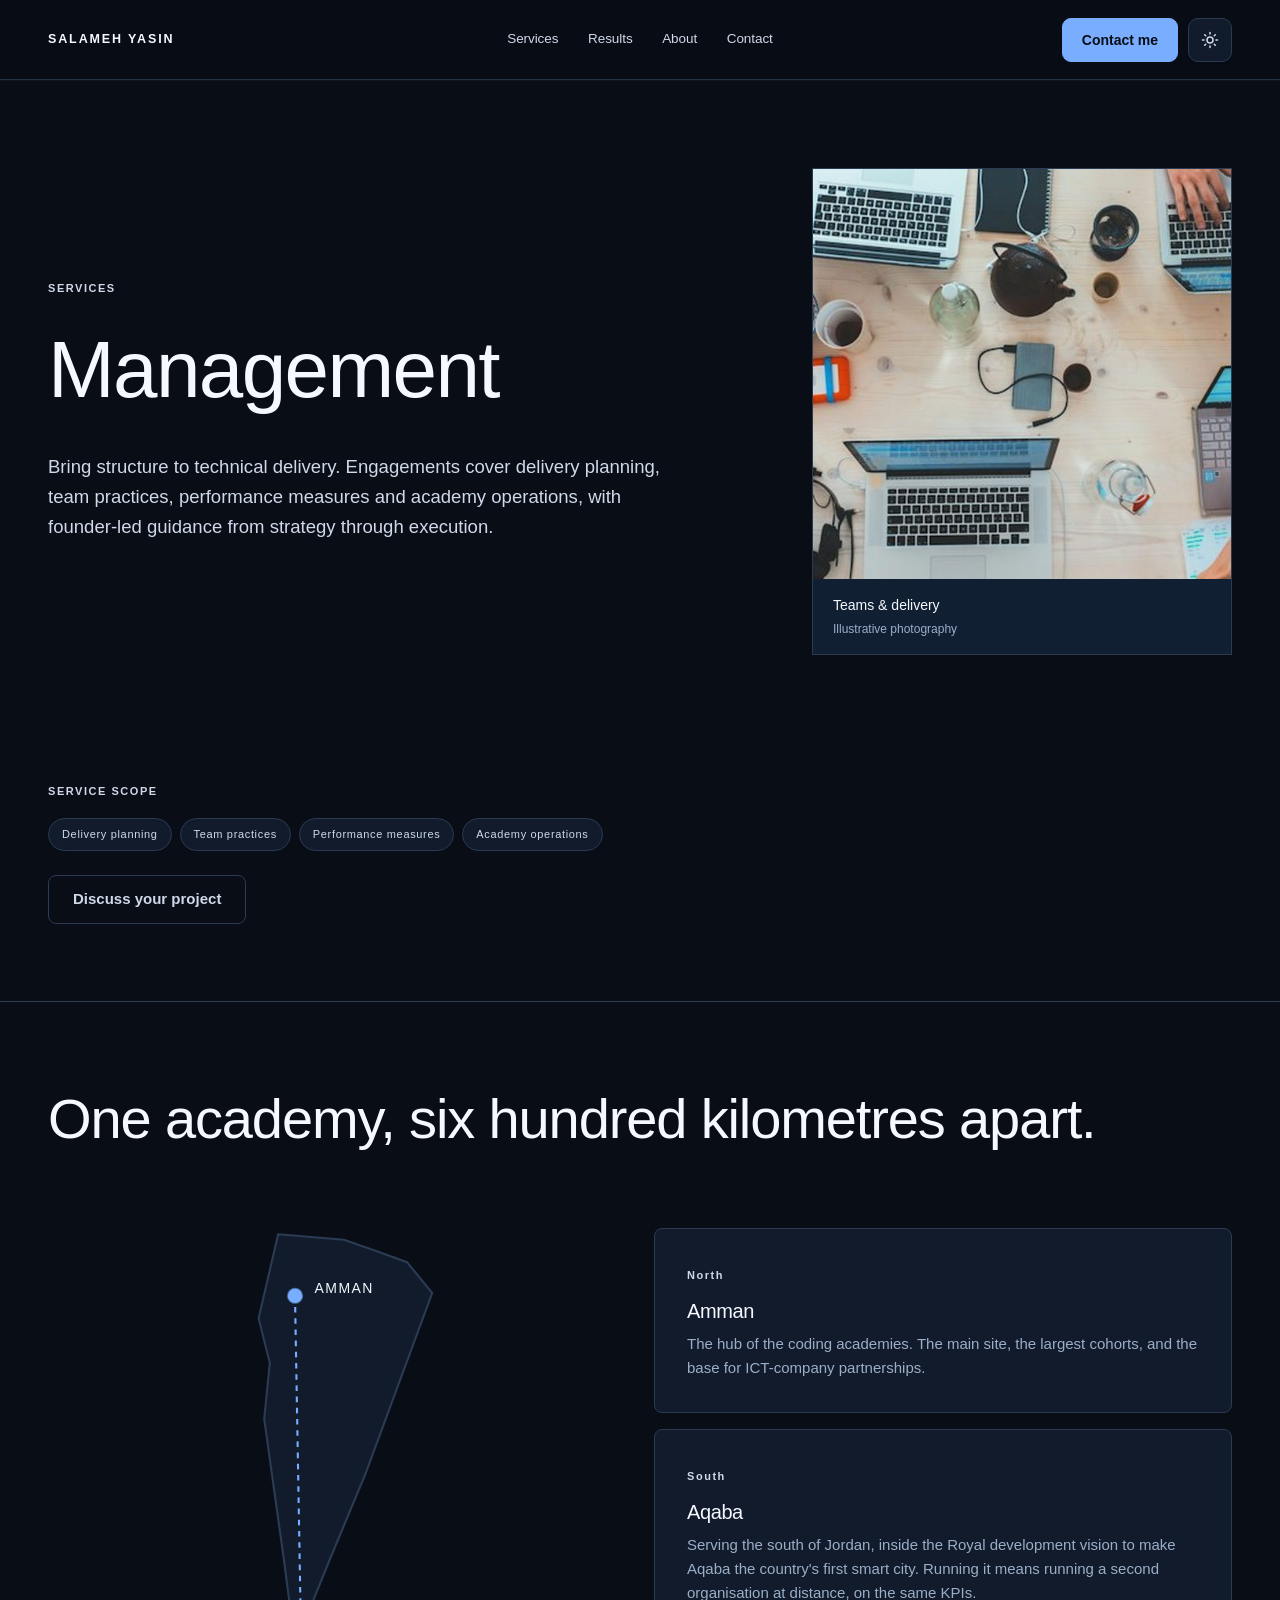
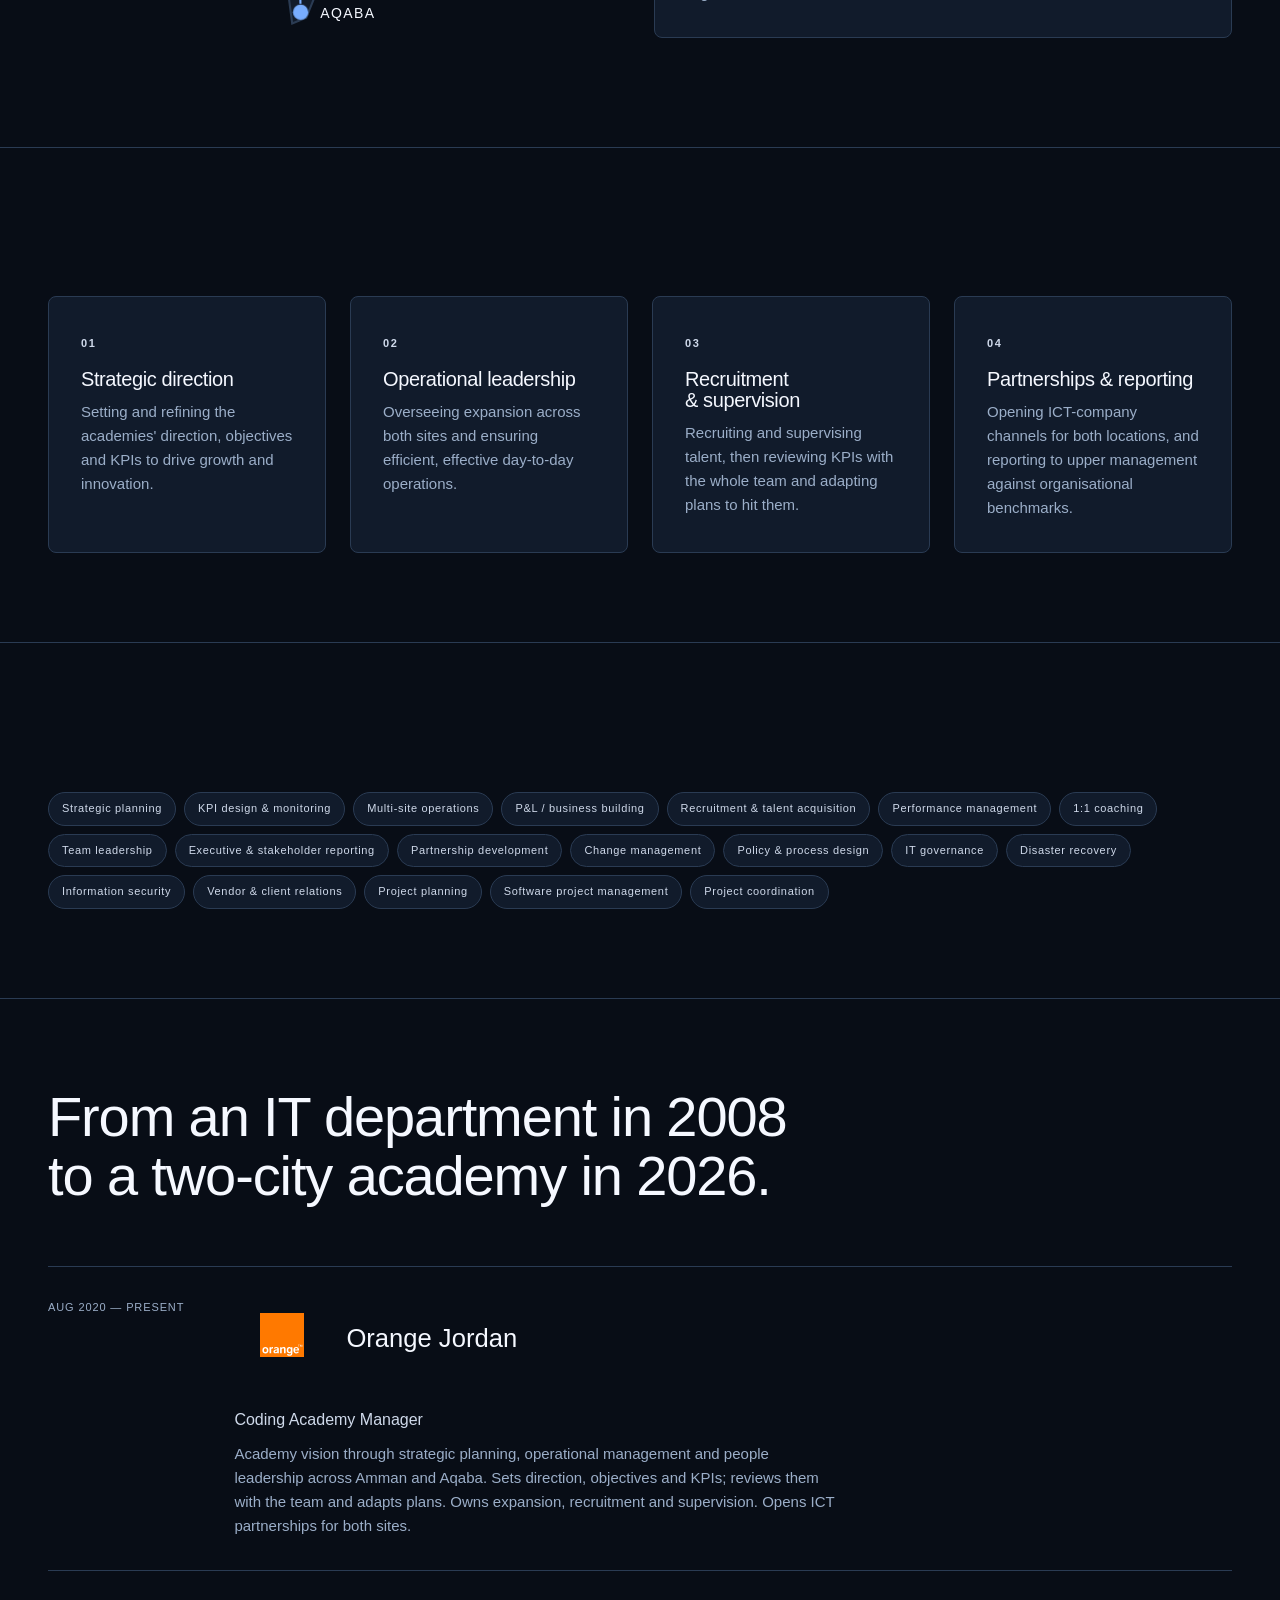
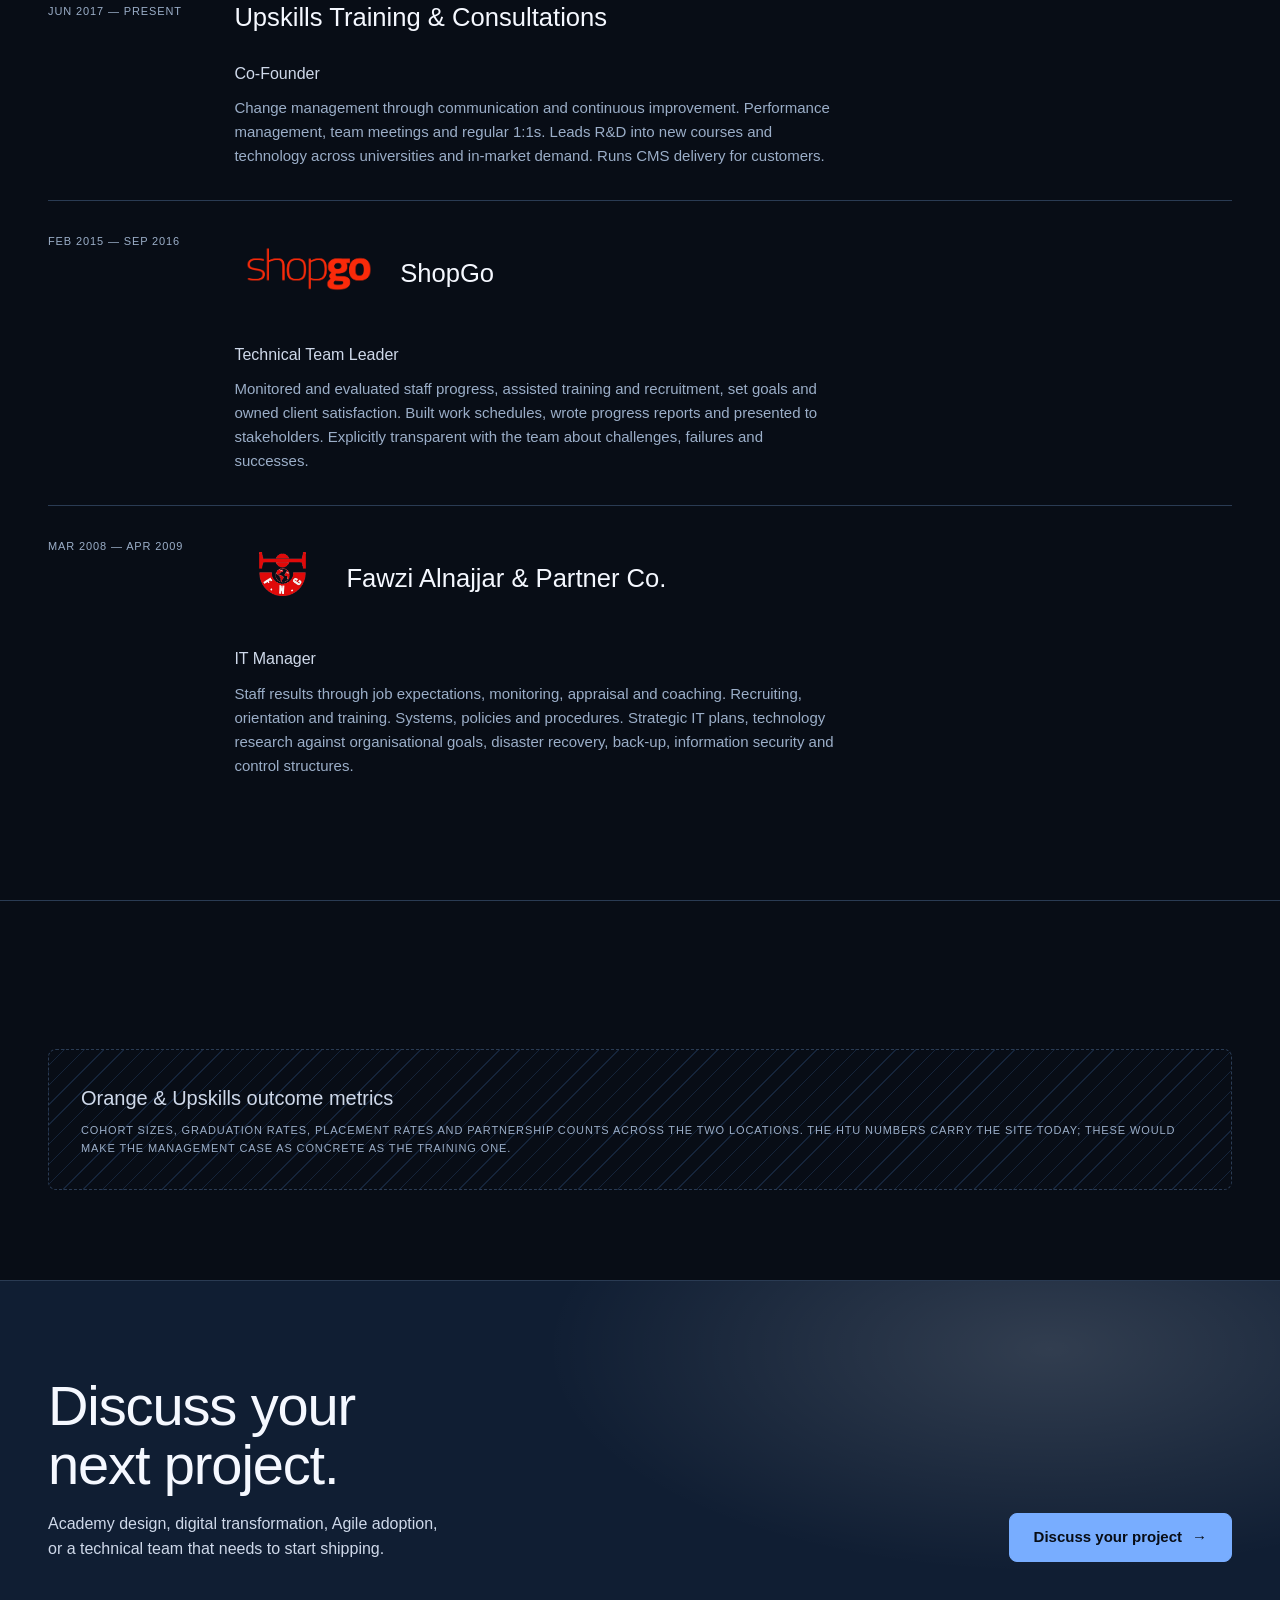
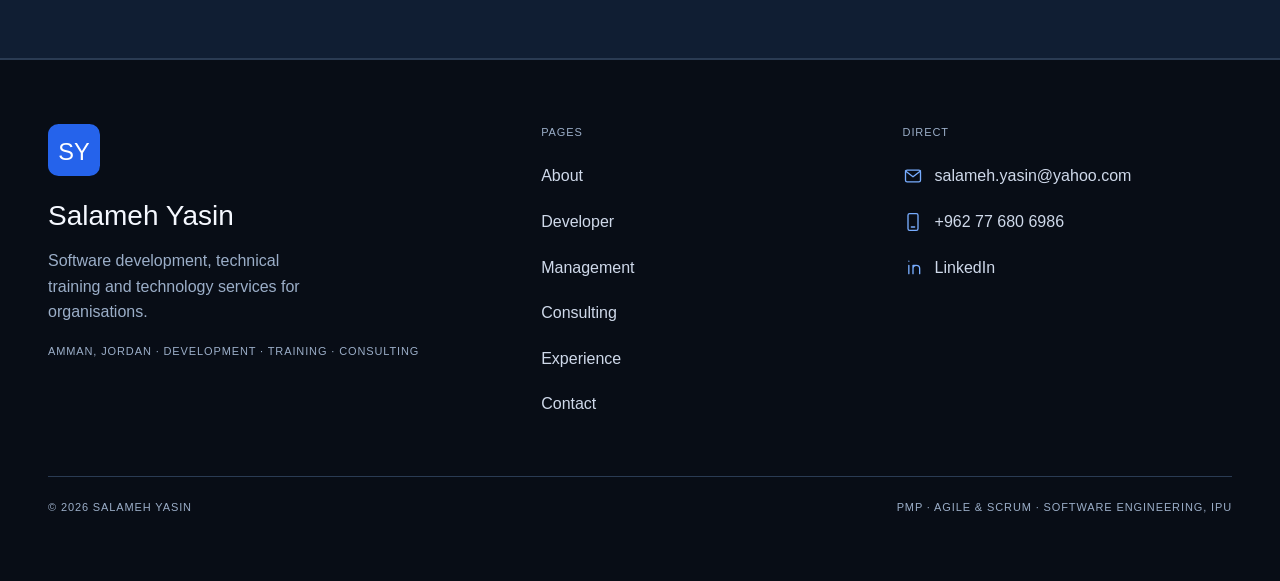
<file: management.html>
<!DOCTYPE html>
<html lang="en">
<head>
<meta charset="utf-8">
<meta name="viewport" content="width=device-width, initial-scale=1">
<title>Management — Salameh Yasin | Two cities, one academy</title>
<meta name="description" content="Running Orange Coding Academy across Amman and Aqaba. Strategy, KPIs, recruitment, multi-site operations and ICT partnerships.">
<meta name="author" content="Salameh Yasin">
<meta property="og:type" content="website">
<meta property="og:title" content="Management — Salameh Yasin | Two cities, one academy">
<meta property="og:description" content="Running Orange Coding Academy across Amman and Aqaba. Strategy, KPIs, recruitment, multi-site operations and ICT partnerships.">
<meta property="og:image" content="assets/img/og.jpg">
<meta name="twitter:card" content="summary_large_image">
<link rel="icon" type="image/svg+xml" href="favicon.svg?v=4">
<script src="assets/js/theme.js?v=1"></script>
<link rel="stylesheet" href="assets/css/style.css?v=37">
<link rel="stylesheet" href="assets/css/navigation.css?v=6">
<script src="assets/js/navigation.js?v=2" defer></script>
</head>

<body data-accent="graphite">
<a class="skip" href="#main">Skip to content</a>

<!-- ============================================================ NAVBAR -->
<header class="nav">
  <div class="nav__inner">
    <a class="nav__mark" href="index.html">Salameh Yasin</a>
    <nav class="nav__links" aria-label="Primary">
      <div class="nav__item" data-nav-description>
        <a class="nav__link" href="index.html#agency-services" aria-describedby="nav-description-1">Services</a>
        <div class="nav__tooltip" id="nav-description-1" role="tooltip"><span class="nav__tooltip-surface">Explore our development, training, management and consulting services.</span></div>
      </div>
      <div class="nav__item" data-nav-description>
        <a class="nav__link" href="index.html#impact" aria-describedby="nav-description-2">Results</a>
        <div class="nav__tooltip" id="nav-description-2" role="tooltip"><span class="nav__tooltip-surface">See the experience and outcomes behind our work.</span></div>
      </div>
      <div class="nav__item" data-nav-description>
        <a class="nav__link" href="about.html" aria-describedby="nav-description-3">About</a>
        <div class="nav__tooltip" id="nav-description-3" role="tooltip"><span class="nav__tooltip-surface">Meet Salameh and discover the experience behind the practice.</span></div>
      </div>
      <div class="nav__item" data-nav-description>
        <a class="nav__link" href="contact.html" aria-describedby="nav-description-4">Contact</a>
        <div class="nav__tooltip" id="nav-description-4" role="tooltip"><span class="nav__tooltip-surface">Tell us about your goals and discuss the right service.</span></div>
      </div>
    </nav>
    <div class="nav__actions">
      <a class="nav__cta" href="contact.html">Contact me</a>
      <button class="theme-toggle" type="button" aria-label="Switch to light mode" title="Switch to light mode"><svg class="theme-toggle__sun" xmlns="http://www.w3.org/2000/svg" width="18" height="18" viewBox="0 0 24 24" fill="none" stroke="currentColor" stroke-width="2" stroke-linecap="round" stroke-linejoin="round" aria-hidden="true" focusable="false"><circle cx="12" cy="12" r="4"/><path d="M12 2v2"/><path d="M12 20v2"/><path d="m4.93 4.93 1.41 1.41"/><path d="m17.66 17.66 1.41 1.41"/><path d="M2 12h2"/><path d="M20 12h2"/><path d="m6.34 17.66-1.41 1.41"/><path d="m19.07 4.93-1.41 1.41"/></svg><svg class="theme-toggle__moon" xmlns="http://www.w3.org/2000/svg" width="18" height="18" viewBox="0 0 24 24" fill="none" stroke="currentColor" stroke-width="2" stroke-linecap="round" stroke-linejoin="round" aria-hidden="true" focusable="false"><path d="M20.985 12.486a9 9 0 1 1-9.473-9.472c.405-.022.617.46.402.803a6 6 0 0 0 8.268 8.268c.344-.215.825-.004.803.401"/></svg></button>
      <button class="nav__burger" type="button" aria-expanded="false" aria-controls="drawer" aria-label="Menu">
        <span></span><span></span><span></span>
      </button>
    </div>
  </div>
  <div class="nav__progress" aria-hidden="true"></div>
</header>

<div class="drawer" id="drawer">
  <a href="developer.html" aria-labelledby="drawer-label-1" aria-describedby="drawer-description-1"><span class="drawer__label" id="drawer-label-1">Development</span><span class="drawer__description" id="drawer-description-1">Software and e-commerce solutions designed for your business.</span></a>
  <a href="management.html" aria-labelledby="drawer-label-2" aria-describedby="drawer-description-2"><span class="drawer__label" id="drawer-label-2">Management</span><span class="drawer__description" id="drawer-description-2">Project leadership, agile delivery and engineering team support.</span></a>
  <a href="training.html" aria-labelledby="drawer-label-3" aria-describedby="drawer-description-3"><span class="drawer__label" id="drawer-label-3">Training</span><span class="drawer__description" id="drawer-description-3">Hands-on programmes that build technical skills and confident teams.</span></a>
  <a href="consulting.html" aria-labelledby="drawer-label-4" aria-describedby="drawer-description-4"><span class="drawer__label" id="drawer-label-4">Consulting</span><span class="drawer__description" id="drawer-description-4">Clear direction for architecture, digital transformation and technical decisions.</span></a>
  <a href="about.html" aria-labelledby="drawer-label-5" aria-describedby="drawer-description-5"><span class="drawer__label" id="drawer-label-5">About</span><span class="drawer__description" id="drawer-description-5">Meet Salameh and discover the experience behind the practice.</span></a>
  <a href="experience.html" aria-labelledby="drawer-label-6" aria-describedby="drawer-description-6"><span class="drawer__label" id="drawer-label-6">Founder experience</span><span class="drawer__description" id="drawer-description-6">Explore Salameh’s career in software engineering, leadership and education.</span></a>
  <a href="contact.html" aria-labelledby="drawer-label-7" aria-describedby="drawer-description-7"><span class="drawer__label" id="drawer-label-7">Contact me</span><span class="drawer__description" id="drawer-description-7">Tell us about your goals and discuss the right service.</span></a>
</div>

<main id="main">

  <section class="phead">
    <div class="wrap visual-intro"><div class="visual-intro__copy">
      <span class="eyebrow rv">Services</span>
      <h1 class="d1 phead__title reveal-lines"><span><i>Management</i></span></h1>
      <p class="lead rv">Bring structure to technical delivery. Engagements cover delivery planning, team practices, performance measures and academy operations, with founder-led guidance from strategy through execution.</p></div><figure class="visual-intro__figure"><img src="assets/img/hero-b1.jpg" alt="Shared workspace with laptops and notebooks" width="532" height="686" decoding="async"><figcaption>Teams &amp; delivery<span>Illustrative photography</span></figcaption></figure></div></section><section class="section--tight"><div class="wrap"><span class="eyebrow">Service scope</span><div class="chips"><span class="chip">Delivery planning</span><span class="chip">Team practices</span><span class="chip">Performance measures</span><span class="chip">Academy operations</span></div><a class="btn btn--ghost" href="contact.html" style="margin-top:24px">Discuss your project</a></div></section>

  <!-- ================================================== AMMAN AND AQABA -->
  <section class="section section--ruled">
    <div class="wrap">
      <header class="shead rv">
        <h2 class="d2 shead__title">One academy, six hundred kilometres apart.</h2>
      </header>

      <div class="grid-2" style="align-items:center">
        <div class="map-wrap rv" style="max-width:280px;margin-inline:auto">
          <svg class="map" viewBox="0 0 200 320" role="img" aria-label="Outline map of Jordan marking Amman in the north and Aqaba in the south, joined by a line.">
            <path class="map__outline"
              d="M58 18 L105 22 L128 30 L150 38 L168 60 L120 190 L95 250 L78 292 L68 296 L62 250 L55 200 L48 150 L52 110 L44 78 Z"/>
            <line class="map__link" x1="70" y1="62" x2="74" y2="288"/>
            <circle class="map__pin" cx="70" cy="62" r="5.5"/>
            <circle class="map__pin" cx="74" cy="288" r="5.5"/>
            <text class="map__city" x="84" y="60">Amman</text>
            <text class="map__city" x="88" y="292">Aqaba</text>
          </svg>
        </div>

        <div class="rv-stagger" style="display:grid;gap:16px">
          <div class="panel">
            <span class="panel__num">North</span>
            <h3 class="panel__title">Amman</h3>
            <p class="panel__body">The hub of the coding academies. The main site, the largest cohorts, and the base for ICT-company partnerships.</p>
          </div>
          <div class="panel">
            <span class="panel__num">South</span>
            <h3 class="panel__title">Aqaba</h3>
            <p class="panel__body">Serving the south of Jordan, inside the Royal development vision to make Aqaba the country's first smart city. Running it means running a second organisation at distance, on the same KPIs.</p>
          </div>
        </div>
      </div>
    </div>
  </section>

  <section class="section section--ruled">
    <div class="wrap">
      <header class="shead rv">
      </header>

      <div class="grid-4 rv-stagger">
        <div class="panel"><span class="panel__num">01</span><h3 class="panel__title">Strategic direction</h3><p class="panel__body">Setting and refining the academies' direction, objectives and KPIs to drive growth and innovation.</p></div>
        <div class="panel"><span class="panel__num">02</span><h3 class="panel__title">Operational leadership</h3><p class="panel__body">Overseeing expansion across both sites and ensuring efficient, effective day-to-day operations.</p></div>
        <div class="panel"><span class="panel__num">03</span><h3 class="panel__title">Recruitment &amp; supervision</h3><p class="panel__body">Recruiting and supervising talent, then reviewing KPIs with the whole team and adapting plans to hit them.</p></div>
        <div class="panel"><span class="panel__num">04</span><h3 class="panel__title">Partnerships &amp; reporting</h3><p class="panel__body">Opening ICT-company channels for both locations, and reporting to upper management against organisational benchmarks.</p></div>
      </div>
    </div>
  </section>

  <section class="section section--ruled">
    <div class="wrap">
      <header class="shead rv">
      </header>
      <div class="chips rv">
        <span class="chip">Strategic planning</span><span class="chip">KPI design &amp; monitoring</span>
        <span class="chip">Multi-site operations</span><span class="chip">P&amp;L / business building</span>
        <span class="chip">Recruitment &amp; talent acquisition</span><span class="chip">Performance management</span>
        <span class="chip">1:1 coaching</span><span class="chip">Team leadership</span>
        <span class="chip">Executive &amp; stakeholder reporting</span><span class="chip">Partnership development</span>
        <span class="chip">Change management</span><span class="chip">Policy &amp; process design</span>
        <span class="chip">IT governance</span><span class="chip">Disaster recovery</span>
        <span class="chip">Information security</span><span class="chip">Vendor &amp; client relations</span>
        <span class="chip">Project planning</span><span class="chip">Software project management</span>
        <span class="chip">Project coordination</span>
      </div>
    </div>
  </section>

  <section class="section section--ruled">
    <div class="wrap">
      <header class="shead rv">
        <h2 class="d2 shead__title">From an IT department in 2008 to a two-city academy in 2026.</h2>
      </header>

      <div class="rv-stagger">
        <div class="rec"><div class="rec__dates mono">Aug 2020 &mdash; present</div><div><p class="rec__org"><span class="org-logo"><img src="assets/img/logos/orange.svg" alt="" width="72" height="48" loading="lazy" decoding="async"></span><span>Orange Jordan</span></p><p class="rec__role">Coding Academy Manager</p><p class="rec__desc">Academy vision through strategic planning, operational management and people leadership across Amman and Aqaba. Sets direction, objectives and KPIs; reviews them with the team and adapts plans. Owns expansion, recruitment and supervision. Opens ICT partnerships for both sites.</p></div></div>
        <div class="rec"><div class="rec__dates mono">Jun 2017 &mdash; present</div><div><p class="rec__org"><span>Upskills Training &amp; Consultations</span></p><p class="rec__role">Co-Founder</p><p class="rec__desc">Change management through communication and continuous improvement. Performance management, team meetings and regular 1:1s. Leads R&amp;D into new courses and technology across universities and in-market demand. Runs CMS delivery for customers.</p></div></div>
        <div class="rec"><div class="rec__dates mono">Feb 2015 &mdash; Sep 2016</div><div><p class="rec__org"><span class="org-logo"><img src="assets/img/logos/shopgo-logo.png" alt="" width="72" height="26" loading="lazy" decoding="async"></span><span>ShopGo</span></p><p class="rec__role">Technical Team Leader</p><p class="rec__desc">Monitored and evaluated staff progress, assisted training and recruitment, set goals and owned client satisfaction. Built work schedules, wrote progress reports and presented to stakeholders. Explicitly transparent with the team about challenges, failures and successes.</p></div></div>
        <div class="rec"><div class="rec__dates mono">Mar 2008 &mdash; Apr 2009</div><div><p class="rec__org"><span class="org-logo"><img src="assets/img/logos/fawzi-alnajjar-logo.png" alt="" width="40" height="38" decoding="async"></span><span>Fawzi Alnajjar &amp; Partner Co.</span></p><p class="rec__role">IT Manager</p><p class="rec__desc">Staff results through job expectations, monitoring, appraisal and coaching. Recruiting, orientation and training. Systems, policies and procedures. Strategic IT plans, technology research against organisational goals, disaster recovery, back-up, information security and control structures.</p></div></div>
      </div>
    </div>
  </section>

  <section class="section section--ruled">
    <div class="wrap">
      <header class="shead rv">
      </header>
      <div class="slot rv">
        <p class="slot__t">Orange &amp; Upskills outcome metrics</p>
        <p class="mono" style="color:var(--muted)">
          Cohort sizes, graduation rates, placement rates and partnership counts
          across the two locations. The HTU numbers carry the site today; these
          would make the management case as concrete as the training one.
        </p>
      </div>
    </div>
  </section>

  <!-- =========================================================== CTA -->
  <section class="cta">
    <div class="wrap cta__inner">
      <div>
        <h2 class="d2 cta__title">Discuss your next project.</h2>
        <p class="cta__sub">Academy design, digital transformation, Agile adoption, or a technical team that needs to start shipping.</p>
      </div>
      <a class="btn btn--onink" href="contact.html">Discuss your project <span class="btn__arrow" aria-hidden="true">&rarr;</span></a>
    </div>
  </section>
</main>

<!-- ============================================================ FOOTER -->
<footer class="foot">
  <div class="wrap">
    <div class="foot__grid">
      <div>
        <img class="foot__emblem" src="favicon.svg?v=4" alt="" width="52" height="52" loading="lazy"><p class="foot__mark">Salameh Yasin</p>
        <p class="muted" style="max-width:32ch">Software development, technical training and technology services for organisations.</p>
        <p class="mono" style="margin-top:14px;color:var(--muted)">Amman, Jordan &middot; Development · Training · Consulting</p>
      </div>
      <div>
        <span class="foot__label mono">Pages</span>
        <nav class="foot__links" aria-label="Footer">
          <a href="about.html">About</a>
          <a href="developer.html">Developer</a>
          <a href="management.html">Management</a>
          <a href="consulting.html">Consulting</a>
          <a href="experience.html">Experience</a>
          <a href="contact.html">Contact</a>
        </nav>
      </div>
      <div>
        <span class="foot__label mono">Direct</span>
        <nav class="foot__links">
          <a href="mailto:salameh.yasin@yahoo.com"><svg viewBox="0 0 24 24" width="20" height="20" fill="none" stroke="currentColor" stroke-width="1.6" stroke-linecap="round" stroke-linejoin="round" aria-hidden="true"><rect x="3" y="5" width="18" height="14" rx="2"/><path d="m3 6 9 7 9-7"/></svg><span>salameh.yasin@yahoo.com</span></a>
          <a href="tel:+962776806986"><svg viewBox="0 0 24 24" width="20" height="20" fill="none" stroke="currentColor" stroke-width="1.6" stroke-linecap="round" stroke-linejoin="round" aria-hidden="true"><rect x="6" y="2" width="12" height="20" rx="2"/><path d="M10 18h4"/></svg><span>+962 77 680 6986</span></a>
          <a href="https://www.linkedin.com/in/salamehyasin" rel="noopener"><svg viewBox="0 0 24 24" width="20" height="20" fill="none" stroke="currentColor" stroke-width="1.6" stroke-linecap="round" stroke-linejoin="round" aria-hidden="true"><path d="M7 10v10M7 5v.01M12 20V10h4a4 4 0 0 1 4 4v6M12 14a4 4 0 0 1 4-4"/></svg><span>LinkedIn</span></a>
        </nav>
      </div>
    </div>
    <div class="foot__bottom mono">
      <span>&copy; <span data-year>2026</span> Salameh Yasin</span>
      <span>PMP &middot; Agile &amp; Scrum &middot; Software Engineering, IPU</span>
    </div>
  </div>
</footer>

<script src="assets/js/main.js?v=36"></script>
</body>
</html>
</file>
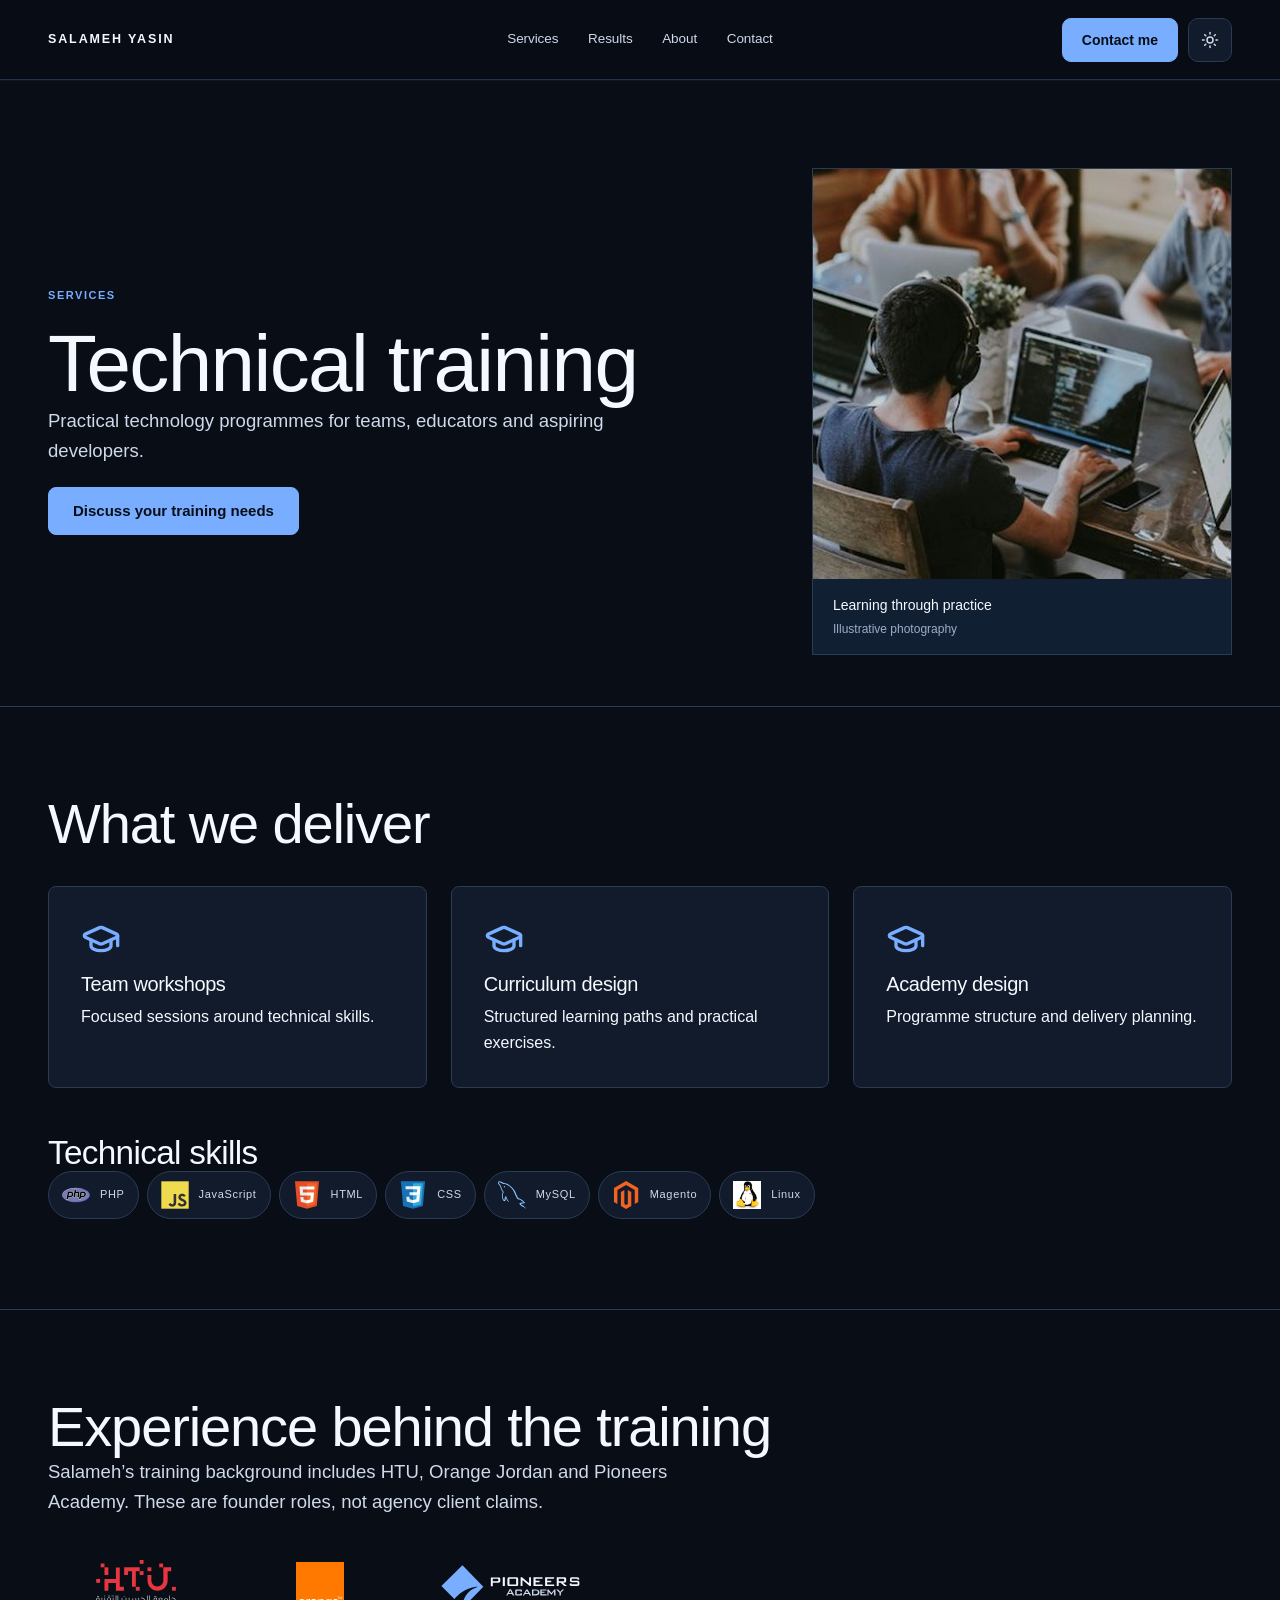
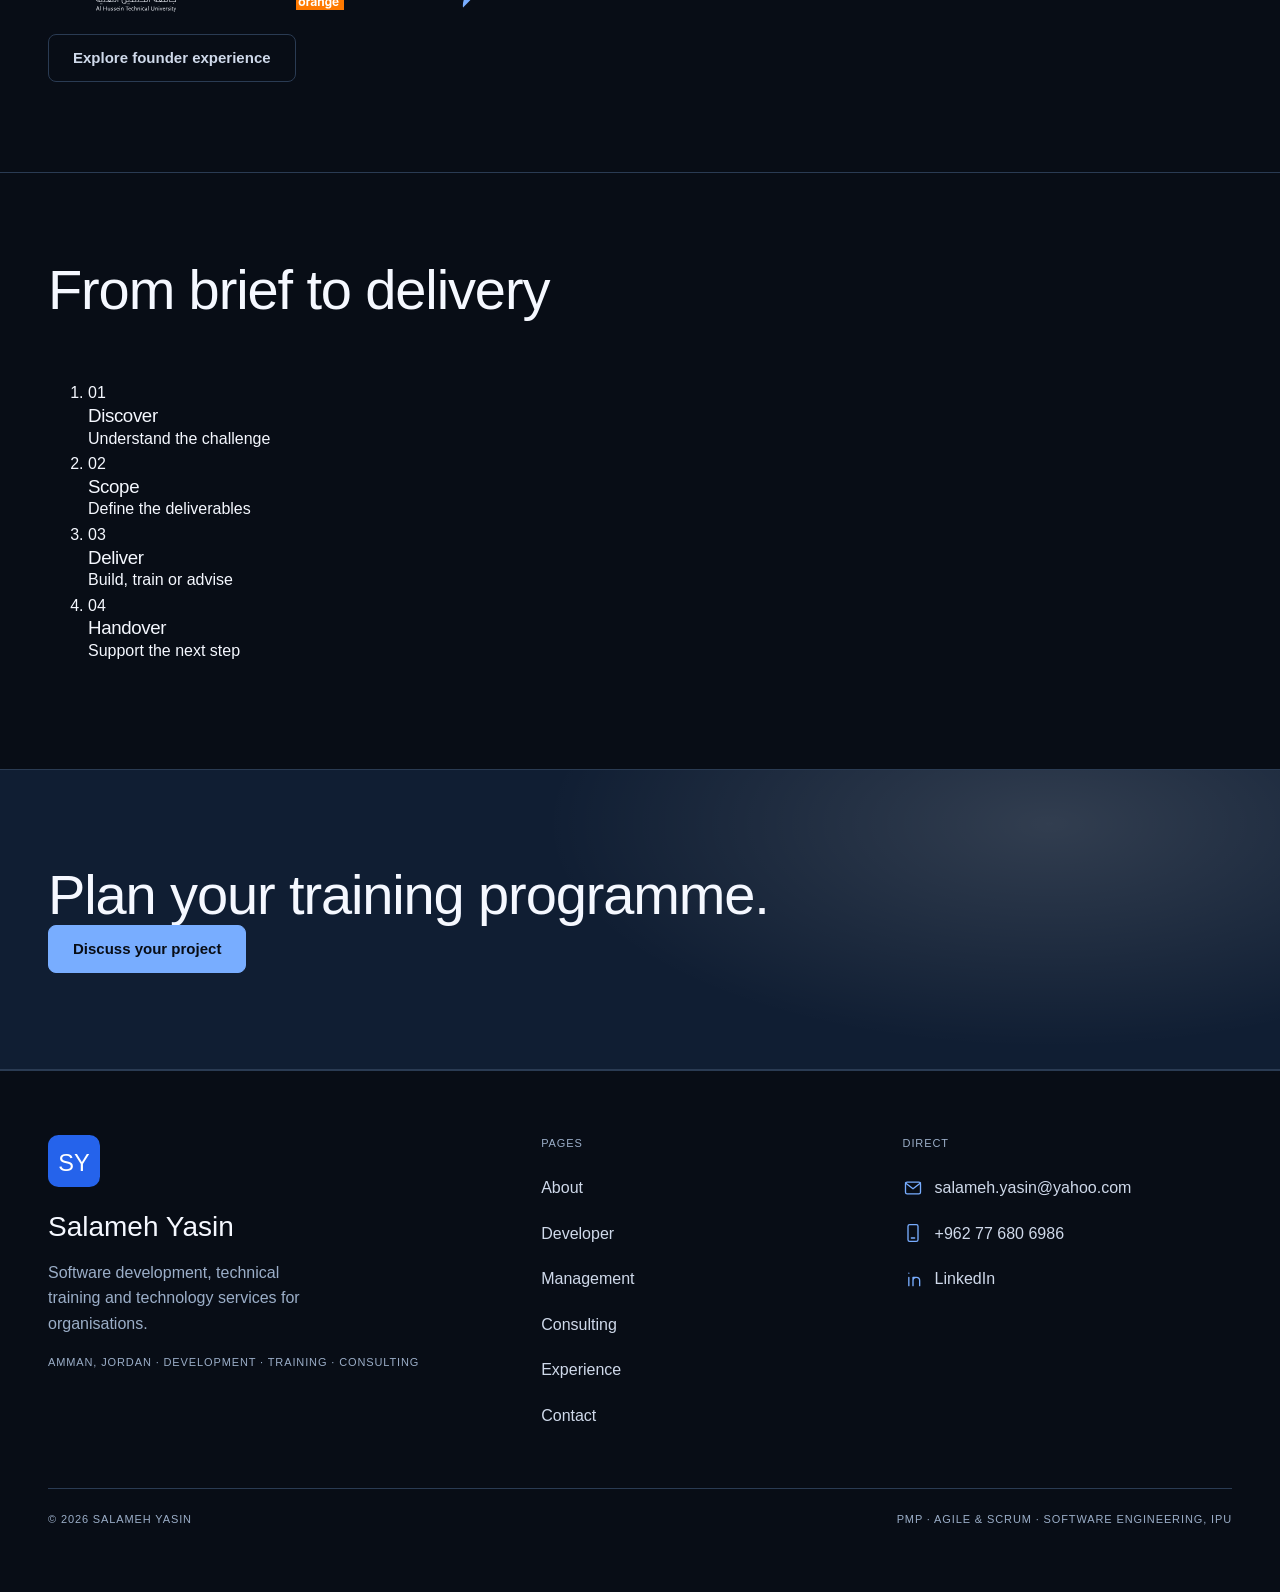
<file: training.html>
<!DOCTYPE html>
<html lang="en">
<head>
<meta charset="utf-8">
<meta name="viewport" content="width=device-width, initial-scale=1">
<title>Technical Training | Salameh Yasin</title>
<meta name="description" content="Technical workshops, curriculum design and academy planning for organisations.">
<meta name="author" content="Salameh Yasin">
<meta property="og:type" content="website">
<meta property="og:title" content="Technical Training | Salameh Yasin">
<meta property="og:description" content="Technical workshops, curriculum design and academy planning for organisations.">
<meta property="og:image" content="assets/img/og.jpg">
<meta name="twitter:card" content="summary_large_image">
<link rel="icon" type="image/svg+xml" href="favicon.svg?v=4">
<script src="assets/js/theme.js?v=1"></script>
<link rel="stylesheet" href="assets/css/style.css?v=37">
<link rel="stylesheet" href="assets/css/navigation.css?v=6">
<script src="assets/js/navigation.js?v=2" defer></script>
</head>

<body data-accent="teal">
<a class="skip" href="#main">Skip to content</a>

<!-- ============================================================ NAVBAR -->
<header class="nav">
  <div class="nav__inner">
    <a class="nav__mark" href="index.html">Salameh Yasin</a>
    <nav class="nav__links" aria-label="Primary">
      <div class="nav__item" data-nav-description>
        <a class="nav__link" href="index.html#agency-services" aria-describedby="nav-description-1">Services</a>
        <div class="nav__tooltip" id="nav-description-1" role="tooltip"><span class="nav__tooltip-surface">Explore our development, training, management and consulting services.</span></div>
      </div>
      <div class="nav__item" data-nav-description>
        <a class="nav__link" href="index.html#impact" aria-describedby="nav-description-2">Results</a>
        <div class="nav__tooltip" id="nav-description-2" role="tooltip"><span class="nav__tooltip-surface">See the experience and outcomes behind our work.</span></div>
      </div>
      <div class="nav__item" data-nav-description>
        <a class="nav__link" href="about.html" aria-describedby="nav-description-3">About</a>
        <div class="nav__tooltip" id="nav-description-3" role="tooltip"><span class="nav__tooltip-surface">Meet Salameh and discover the experience behind the practice.</span></div>
      </div>
      <div class="nav__item" data-nav-description>
        <a class="nav__link" href="contact.html" aria-describedby="nav-description-4">Contact</a>
        <div class="nav__tooltip" id="nav-description-4" role="tooltip"><span class="nav__tooltip-surface">Tell us about your goals and discuss the right service.</span></div>
      </div>
    </nav>
    <div class="nav__actions">
      <a class="nav__cta" href="contact.html">Contact me</a>
      <button class="theme-toggle" type="button" aria-label="Switch to light mode" title="Switch to light mode"><svg class="theme-toggle__sun" xmlns="http://www.w3.org/2000/svg" width="18" height="18" viewBox="0 0 24 24" fill="none" stroke="currentColor" stroke-width="2" stroke-linecap="round" stroke-linejoin="round" aria-hidden="true" focusable="false"><circle cx="12" cy="12" r="4"/><path d="M12 2v2"/><path d="M12 20v2"/><path d="m4.93 4.93 1.41 1.41"/><path d="m17.66 17.66 1.41 1.41"/><path d="M2 12h2"/><path d="M20 12h2"/><path d="m6.34 17.66-1.41 1.41"/><path d="m19.07 4.93-1.41 1.41"/></svg><svg class="theme-toggle__moon" xmlns="http://www.w3.org/2000/svg" width="18" height="18" viewBox="0 0 24 24" fill="none" stroke="currentColor" stroke-width="2" stroke-linecap="round" stroke-linejoin="round" aria-hidden="true" focusable="false"><path d="M20.985 12.486a9 9 0 1 1-9.473-9.472c.405-.022.617.46.402.803a6 6 0 0 0 8.268 8.268c.344-.215.825-.004.803.401"/></svg></button>
      <button class="nav__burger" type="button" aria-expanded="false" aria-controls="drawer" aria-label="Menu">
        <span></span><span></span><span></span>
      </button>
    </div>
  </div>
  <div class="nav__progress" aria-hidden="true"></div>
</header>

<div class="drawer" id="drawer">
  <a href="developer.html" aria-labelledby="drawer-label-1" aria-describedby="drawer-description-1"><span class="drawer__label" id="drawer-label-1">Development</span><span class="drawer__description" id="drawer-description-1">Software and e-commerce solutions designed for your business.</span></a>
  <a href="management.html" aria-labelledby="drawer-label-2" aria-describedby="drawer-description-2"><span class="drawer__label" id="drawer-label-2">Management</span><span class="drawer__description" id="drawer-description-2">Project leadership, agile delivery and engineering team support.</span></a>
  <a href="training.html" aria-labelledby="drawer-label-3" aria-describedby="drawer-description-3"><span class="drawer__label" id="drawer-label-3">Training</span><span class="drawer__description" id="drawer-description-3">Hands-on programmes that build technical skills and confident teams.</span></a>
  <a href="consulting.html" aria-labelledby="drawer-label-4" aria-describedby="drawer-description-4"><span class="drawer__label" id="drawer-label-4">Consulting</span><span class="drawer__description" id="drawer-description-4">Clear direction for architecture, digital transformation and technical decisions.</span></a>
  <a href="about.html" aria-labelledby="drawer-label-5" aria-describedby="drawer-description-5"><span class="drawer__label" id="drawer-label-5">About</span><span class="drawer__description" id="drawer-description-5">Meet Salameh and discover the experience behind the practice.</span></a>
  <a href="experience.html" aria-labelledby="drawer-label-6" aria-describedby="drawer-description-6"><span class="drawer__label" id="drawer-label-6">Founder experience</span><span class="drawer__description" id="drawer-description-6">Explore Salameh’s career in software engineering, leadership and education.</span></a>
  <a href="contact.html" aria-labelledby="drawer-label-7" aria-describedby="drawer-description-7"><span class="drawer__label" id="drawer-label-7">Contact me</span><span class="drawer__description" id="drawer-description-7">Tell us about your goals and discuss the right service.</span></a>
</div>

<main id="main"><section class="phead"><div class="wrap visual-intro"><div class="visual-intro__copy"><span class="eyebrow">Services</span><h1 class="d1">Technical training</h1><p class="lead">Practical technology programmes for teams, educators and aspiring developers.</p><a class="btn btn--fill" href="contact.html">Discuss your training needs</a></div><figure class="visual-intro__figure"><img src="assets/img/hero-a3.jpg" alt="People collaborating with laptops" width="532" height="686"><figcaption>Learning through practice<span>Illustrative photography</span></figcaption></figure></div></section><section class="section section--ruled"><div class="wrap"><h2 class="d2">What we deliver</h2><div class="agency-training-grid"><article class="panel"><img src="assets/img/logos/upskills-symbol.svg" alt="" width="40" height="40"><h3 class="panel__title">Team workshops</h3><p>Focused sessions around technical skills.</p></article><article class="panel"><img src="assets/img/logos/upskills-symbol.svg" alt="" width="40" height="40"><h3 class="panel__title">Curriculum design</h3><p>Structured learning paths and practical exercises.</p></article><article class="panel"><img src="assets/img/logos/upskills-symbol.svg" alt="" width="40" height="40"><h3 class="panel__title">Academy design</h3><p>Programme structure and delivery planning.</p></article></div><h2 class="d3">Technical skills</h2><div class="chips"><span class="chip chip--visual"><img src="assets/img/logos/php.svg" alt="" width="28" height="28">PHP</span><span class="chip chip--visual"><img src="assets/img/logos/javascript.svg" alt="" width="28" height="28">JavaScript</span><span class="chip chip--visual"><img src="assets/img/logos/html5.svg" alt="" width="28" height="28">HTML</span><span class="chip chip--visual"><img src="assets/img/logos/css3.svg" alt="" width="28" height="28">CSS</span><span class="chip chip--visual"><img src="assets/img/logos/mysql.svg" alt="" width="28" height="28">MySQL</span><span class="chip chip--visual"><img src="assets/img/logos/magento.svg" alt="" width="28" height="28">Magento</span><span class="chip chip--visual"><img src="assets/img/logos/linux.png" alt="" width="28" height="28">Linux</span></div></div></section><section class="section section--ruled"><div class="wrap"><h2 class="d2">Experience behind the training</h2><p class="lead">Salameh’s training background includes HTU, Orange Jordan and Pioneers Academy. These are founder roles, not agency client claims.</p><div class="chips"><span class="brand-plaque"><img src="assets/img/logos/htu-dark.svg" alt="HTU" width="144" height="44"></span><span class="brand-plaque"><img src="assets/img/logos/orange.svg" alt="Orange Jordan" width="144" height="44"></span><span class="brand-plaque"><img src="assets/img/logos/pioneers-dark.svg" alt="Pioneers Academy" width="144" height="44"></span></div><a class="btn btn--ghost" href="experience.html">Explore founder experience</a></div></section><section class="section section--ruled" id="approach"><div class="wrap"><header class="shead"><h2 class="d2">From brief to delivery</h2></header><ol class="agency-process"><li><span class="agency-process__number">01</span><h3>Discover</h3><p>Understand the challenge</p></li><li><span class="agency-process__number">02</span><h3>Scope</h3><p>Define the deliverables</p></li><li><span class="agency-process__number">03</span><h3>Deliver</h3><p>Build, train or advise</p></li><li><span class="agency-process__number">04</span><h3>Handover</h3><p>Support the next step</p></li></ol></div></section><section class="cta"><div class="wrap"><h2 class="d2">Plan your training programme.</h2><a class="btn btn--onink" href="contact.html">Discuss your project</a></div></section></main>

<!-- ============================================================ FOOTER -->
<footer class="foot">
  <div class="wrap">
    <div class="foot__grid">
      <div>
        <img class="foot__emblem" src="favicon.svg?v=4" alt="" width="52" height="52" loading="lazy"><p class="foot__mark">Salameh Yasin</p>
        <p class="muted" style="max-width:32ch">Software development, technical training and technology services for organisations.</p>
        <p class="mono" style="margin-top:14px;color:var(--muted)">Amman, Jordan &middot; Development · Training · Consulting</p>
      </div>
      <div>
        <span class="foot__label mono">Pages</span>
        <nav class="foot__links" aria-label="Footer">
          <a href="about.html">About</a>
          <a href="developer.html">Developer</a>
          <a href="management.html">Management</a>
          <a href="consulting.html">Consulting</a>
          <a href="experience.html">Experience</a>
          <a href="contact.html">Contact</a>
        </nav>
      </div>
      <div>
        <span class="foot__label mono">Direct</span>
        <nav class="foot__links">
          <a href="mailto:salameh.yasin@yahoo.com"><svg viewBox="0 0 24 24" width="20" height="20" fill="none" stroke="currentColor" stroke-width="1.6" stroke-linecap="round" stroke-linejoin="round" aria-hidden="true"><rect x="3" y="5" width="18" height="14" rx="2"/><path d="m3 6 9 7 9-7"/></svg><span>salameh.yasin@yahoo.com</span></a>
          <a href="tel:+962776806986"><svg viewBox="0 0 24 24" width="20" height="20" fill="none" stroke="currentColor" stroke-width="1.6" stroke-linecap="round" stroke-linejoin="round" aria-hidden="true"><rect x="6" y="2" width="12" height="20" rx="2"/><path d="M10 18h4"/></svg><span>+962 77 680 6986</span></a>
          <a href="https://www.linkedin.com/in/salamehyasin" rel="noopener"><svg viewBox="0 0 24 24" width="20" height="20" fill="none" stroke="currentColor" stroke-width="1.6" stroke-linecap="round" stroke-linejoin="round" aria-hidden="true"><path d="M7 10v10M7 5v.01M12 20V10h4a4 4 0 0 1 4 4v6M12 14a4 4 0 0 1 4-4"/></svg><span>LinkedIn</span></a>
        </nav>
      </div>
    </div>
    <div class="foot__bottom mono">
      <span>&copy; <span data-year>2026</span> Salameh Yasin</span>
      <span>PMP &middot; Agile &amp; Scrum &middot; Software Engineering, IPU</span>
    </div>
  </div>
</footer>

<script src="assets/js/main.js?v=36"></script>
</body>
</html>
</file>
<file: assets/css/style.css>
/* ==========================================================================
   SALAMEH YASIN — PORTFOLIO
   Design system: editorial consulting report × developer's notebook.
   Tokens per build brief §09.
   ========================================================================== */

/* --------------------------------------------------------------- 1. TOKENS */
:root {
  /* Technical dark palette: blue-black surfaces, white text, electric blue accents. */
  color-scheme: dark;
  --paper:      #080D16;
  --raised:     #111B2B;
  --ink:        #F5F8FF;
  --graphite:   #CFD9EA;
  --muted:      #9BAEC8;
  --rule:       #2A3B53;
  --rule-soft:  #15243A;
  --copper:     #78ADFF;
  --copper-lo:  #102442;
  --teal:       #78ADFF;
  --teal-lo:    #102442;
  --action:      #78ADFF;
  --action-lo:   #102442;
  --action-dark: #A6CAFF;

  /* Per-page accent. Overridden on pillar pages via [data-accent]. */
  --accent:     var(--copper);
  --accent-lo:  var(--copper-lo);

  --panel: #111F33;
  --feature: #101E33;
  --field-border: #617894;

  /* Type */
  --body: Helvetica, "Helvetica Neue", Arial, sans-serif;
  --display: var(--body);
  --mono: var(--body);

  /* Shared content boundary and an eight-pixel spacing rhythm. */
  --wrap: 1280px;
  --gutter: clamp(24px, 4vw, 48px);
  --nav-h: 80px;
  --space-section: clamp(64px, 7vw, 96px);
  --space-card: clamp(24px, 3vw, 32px);
  --radius: 8px;

  /* Motion */
  --ease: cubic-bezier(.22, .61, .36, 1);
  --ease-out: cubic-bezier(.16, 1, .3, 1);
  --dur: 400ms;
}

@media (max-width: 700px) { :root { --gutter: 24px; } }

[data-accent="teal"]     { --accent: var(--teal);     --accent-lo: var(--teal-lo); }
[data-accent="graphite"] { --accent: var(--graphite); --accent-lo: var(--rule-soft); }
[data-accent="copper"]   { --accent: var(--copper);   --accent-lo: var(--copper-lo); }

/* ----------------------------------------------------------- 2. FOUNDATION */
*, *::before, *::after { box-sizing: border-box; }

html {
  scroll-behavior: smooth;
  scroll-padding-top: calc(var(--nav-h) + 24px);
  -webkit-text-size-adjust: 100%;
}

body {
  margin: 0;
  background: var(--paper);
  color: var(--ink);
  font-family: var(--body);
  font-size: 16px;
  line-height: 1.6;
  font-feature-settings: "kern" 1, "liga" 1;
  -webkit-font-smoothing: antialiased;
  -moz-osx-font-smoothing: grayscale;
  overflow-x: hidden;
}

img, svg { max-width: 100%; display: block; }
a { color: inherit; text-decoration: none; }
button, input, select, textarea { font: inherit; color: inherit; }

::selection { background: var(--action); color: var(--paper); }

:focus-visible {
  outline: 2px solid var(--action);
  outline-offset: 3px;
  border-radius: 2px;
}

.wrap {
  width: 100%;
  max-width: var(--wrap);
  margin-inline: auto;
  padding-left: max(var(--gutter), env(safe-area-inset-left));
  padding-right: max(var(--gutter), env(safe-area-inset-right));
}

.skip {
  position: fixed; left: 12px; top: 12px; z-index: 999;
  background: var(--ink); color: var(--paper);
  padding: 12px 20px;
  transform: translateY(-200%);
  transition: transform var(--motion-interaction) var(--ease);
}
.skip:focus { transform: none; }

/* ---------------------------------------------------------- 3. TYPOGRAPHY  */
h1, h2, h3, h4 {
  font-family: var(--display);
  font-weight: 400;
  letter-spacing: -0.02em;
  line-height: 1.05;
  margin: 0;
  text-wrap: balance;
}

.d1 { font-size: clamp(2.75rem, 6.4vw, 5rem); }
.d2 { font-size: clamp(2.15rem, 4.6vw, 3.5rem); }
.d3 { font-size: clamp(1.6rem, 2.6vw, 2.25rem); }
.d4 { font-size: clamp(1.25rem, 1.8vw, 1.5rem); letter-spacing: -0.015em; }

p { margin: 0 0 1.1em; }
p:last-child { margin-bottom: 0; }

.lead {
  font-size: clamp(1.05rem, 1.45vw, 1.25rem);
  line-height: 1.62;
  color: var(--graphite);
  max-width: 62ch;
}

.muted { color: var(--muted); }
.prose { max-width: 68ch; color: var(--graphite); }
.prose p + p { margin-top: 1.1em; }

/* Mono metadata — 11–13px, uppercase, 8% tracking */
.mono {
  font-family: var(--mono);
  font-size: 0.6875rem;
  letter-spacing: 0.08em;
  text-transform: uppercase;
  font-weight: 500;
}
.mono-md { font-family: var(--mono); font-size: 0.8125rem; letter-spacing: 0.04em; }

.eyebrow {
  font-family: var(--mono);
  font-size: 0.6875rem;
  letter-spacing: 0.14em;
  text-transform: uppercase;
  color: var(--accent);
  font-weight: 600;
  display: block;
  margin-bottom: 1.1rem;
}

/* -------------------------------------------------------------- 4. NAVBAR  */
/* Wordmark left, icon links centred, outlined Contact right — per the
   supplied navbar image. Shared verbatim across all seven screens. */
.nav {
  position: fixed;
  inset: 0 0 auto 0;
  z-index: 100;
  height: var(--nav-h);
  display: flex;
  align-items: center;
  background: color-mix(in srgb, var(--paper) 88%, transparent);
  backdrop-filter: saturate(1.4) blur(14px);
  -webkit-backdrop-filter: saturate(1.4) blur(14px);
  border-bottom: 1px solid transparent;
  transition: height var(--motion-interaction) var(--ease), background var(--motion-interaction) var(--ease),
              border-color var(--motion-interaction) var(--ease);
}
.nav.is-stuck {
  height: 62px;
  border-bottom-color: var(--rule);
  background: color-mix(in srgb, var(--paper) 96%, transparent);
}

.nav__inner {
  width: 100%; max-width: var(--wrap);
  margin-inline: auto; padding-left: max(var(--gutter), env(safe-area-inset-left));
  padding-right: max(var(--gutter), env(safe-area-inset-right));
  display: flex; align-items: center; gap: clamp(16px, 2vw, 28px);
}

.nav__mark {
  font-family: var(--mono);
  font-size: 0.8125rem;
  letter-spacing: 0.17em;
  text-transform: uppercase;
  font-weight: 600;
  white-space: nowrap;
  color: var(--ink);
}

/* Centred between the wordmark and the Contact button */
.nav__links {
  display: flex; align-items: center;
  gap: clamp(16px, 2.3vw, 34px);
  margin-inline: auto;
}

.nav__link {
  display: inline-flex; align-items: center; gap: 9px;
  font-family: var(--body);
  font-size: 1rem;
  font-weight: 500;
  letter-spacing: -0.005em;
  color: var(--ink);
  padding: 6px 0;
  position: relative;
  white-space: nowrap;
  transition: color var(--motion-interaction) var(--ease);
}
.nico { width: 19px; height: 19px; flex: none; }

.nav__link span { position: relative; }
.nav__link span::after {
  content: "";
  position: absolute; left: 0; bottom: -3px;
  width: 100%; height: 1px;
  background: currentColor;
  transform: scaleX(0); transform-origin: right;
  transition: transform var(--motion-interaction) var(--ease-out);
}
.nav__link:hover { color: var(--muted); }
.nav__link:hover span::after,
.nav__link[aria-current="page"] span::after { transform: scaleX(1); transform-origin: left; }

.nav__cta {
  flex: none;
  padding: 10px 10px;
  border: 1px solid var(--rule);
  border-radius: 6px;
  color: var(--muted);
  font-size: 0.9375rem;
  white-space: nowrap;
  transition: color var(--motion-interaction) var(--ease), border-color var(--motion-interaction) var(--ease),
              background-color var(--motion-interaction) var(--ease);
}
.nav__cta:hover { color: var(--paper); background: var(--action); border-color: var(--action); }
.nav__cta { color: var(--action); border-color: color-mix(in srgb, var(--action) 42%, var(--rule)); }
.nav__cta[aria-current="page"] { color: var(--ink); border-color: var(--ink); }

/* Scroll progress hairline sitting on the nav's bottom edge */
.nav__progress {
  position: absolute; left: 0; bottom: -1px;
  height: 2px; width: 100%;
  background: var(--action);
  transform: scaleX(0); transform-origin: left;
  will-change: transform;
}

/* Mobile drawer trigger */
.nav__burger {
  display: none;
  width: 40px; height: 40px;
  background: none; border: 0; cursor: pointer;
  padding: 0; place-items: center;
}
.nav__burger span {
  display: block; width: 20px; height: 1.5px;
  background: var(--ink); margin: 4px auto;
  transition: transform var(--motion-interaction) var(--ease), opacity var(--motion-interaction) var(--ease);
}
.nav__burger[aria-expanded="true"] span:nth-child(1) { transform: translateY(5.5px) rotate(45deg); }
.nav__burger[aria-expanded="true"] span:nth-child(2) { opacity: 0; }
.nav__burger[aria-expanded="true"] span:nth-child(3) { transform: translateY(-5.5px) rotate(-45deg); }

.drawer {
  position: fixed; inset: var(--nav-h) 0 0 0;
  background: var(--paper);
  z-index: 99;
  padding: 40px var(--gutter);
  display: flex; flex-direction: column; gap: 4px;
  clip-path: inset(0 0 100% 0);
  transition: clip-path var(--motion-interaction) var(--ease-out);
  overflow-y: auto;
}
.drawer.is-open { clip-path: inset(0 0 0 0); }
.drawer a {
  font-family: var(--display);
  font-size: 2rem;
  padding: 14px 0;
  border-bottom: 1px solid var(--rule);
  opacity: 0; transform: translateY(14px);
  transition: opacity var(--motion-interaction) var(--ease), transform var(--motion-interaction) var(--ease-out);
}
.drawer.is-open a { opacity: 1; transform: none; }
.drawer.is-open a:nth-child(1) { transition-delay: 90ms; }
.drawer.is-open a:nth-child(2) { transition-delay: 140ms; }
.drawer.is-open a:nth-child(3) { transition-delay: 190ms; }
.drawer.is-open a:nth-child(4) { transition-delay: 240ms; }
.drawer.is-open a:nth-child(5) { transition-delay: 290ms; }
.drawer.is-open a:nth-child(6) { transition-delay: 340ms; }
.drawer.is-open a:nth-child(7) { transition-delay: 390ms; }

/* -------------------------------------------------------------- 5. BUTTONS */
.btn {
  --btn-bg: transparent;
  --btn-fg: var(--ink);
  --btn-bd: var(--ink);
  display: inline-flex; align-items: center; gap: 10px;
  padding: 13px 22px;
  font-family: var(--mono);
  font-size: 0.6875rem;
  letter-spacing: 0.1em;
  text-transform: uppercase;
  font-weight: 600;
  color: var(--btn-fg);
  background: var(--btn-bg);
  border: 1px solid var(--btn-bd);
  border-radius: 2px;
  cursor: pointer;
  position: relative;
  overflow: hidden;
  isolation: isolate;
  transition: color var(--motion-interaction) var(--ease), border-color var(--motion-interaction) var(--ease);
}
/* Ink-fill sweep from the bottom */
.btn::before {
  content: "";
  position: absolute; inset: 0; z-index: -1;
  background: var(--btn-bd);
  transform: scaleY(0); transform-origin: bottom;
  transition: transform var(--motion-interaction) var(--ease-out);
}
.btn:hover::before { transform: scaleY(1); }
.btn:hover { color: var(--paper); }

.btn--copper { --btn-bd: var(--copper); --btn-fg: var(--copper); }
.btn--fill {
  --btn-bg: var(--action); --btn-bd: var(--action); --btn-fg: var(--paper);
}
.btn--fill::before { background: var(--ink); }
.btn--fill:hover { color: var(--paper); border-color: var(--ink); }
.btn--ghost { --btn-bd: var(--rule); --btn-fg: var(--graphite); }
.btn--ghost::before { background: var(--ink); }
.btn--ghost:hover { border-color: var(--ink); }
/* On an ink ground the accent would vanish, so this one inverts. */
.btn--onink { --btn-bd: var(--action); --btn-bg: var(--action); --btn-fg: var(--paper); }
.btn--onink::before { background: var(--paper); }
.btn--onink:hover { color: var(--ink); border-color: var(--paper); }

.btn__arrow { transition: transform var(--motion-interaction) var(--ease-out); }
.btn:hover .btn__arrow { transform: translateX(4px); }

.nav__cta { padding: 10px 18px; }

/* Text link with sliding underline */
.tlink {
  font-family: var(--mono);
  font-size: 0.6875rem;
  letter-spacing: 0.1em;
  text-transform: uppercase;
  font-weight: 600;
  color: var(--accent);
  display: inline-flex; align-items: center; gap: 8px;
  position: relative;
  padding-bottom: 4px;
}
.tlink::after {
  content: ""; position: absolute; left: 0; bottom: 0;
  width: 100%; height: 1px; background: currentColor;
  transform: scaleX(0); transform-origin: right;
  transition: transform var(--motion-interaction) var(--ease-out);
}
.tlink:hover { color: var(--action); }
.tlink:hover::after { transform: scaleX(1); transform-origin: left; }
.tlink svg { transition: transform var(--motion-interaction) var(--ease-out); }
.tlink:hover svg { transform: translateX(4px); }

/* ------------------------------------------------------- 6. SECTION FRAME  */
main { padding-top: var(--nav-h); }

.section { padding-block: var(--space-section); position: relative; }
.section--tight { padding-block: clamp(48px, 6vw, 80px); }

/* Full-bleed 1px rule above each numbered section */
.section--ruled::before {
  content: "";
  position: absolute; top: 0; left: 50%;
  width: 100vw; transform: translateX(-50%);
  height: 1px; background: var(--rule);
}

.shead { margin-bottom: clamp(36px, 5vw, 60px); }
.shead__num {
  font-family: var(--mono);
  font-size: 0.6875rem;
  letter-spacing: 0.14em;
  color: var(--accent);
  font-weight: 600;
  display: block;
  margin-bottom: 0.85rem;
}
.shead__title { margin-bottom: 0.6rem; }
.shead__sub { color: var(--muted); max-width: 60ch; }

/* Rule that draws across as the heading enters view */
.rule-draw {
  height: 1px; background: var(--rule);
  transform: scaleX(0); transform-origin: left;
  transition: transform var(--motion-interaction) var(--ease-out);
}
.is-in .rule-draw, .rule-draw.is-in { transform: scaleX(1); }

/* ----------------------------------------------------------- 7. HERO (§01) */
/* Responsive hero shares the same content boundary as navigation and sections. */
body[data-hero="flat"] main { padding-top: var(--nav-h); }

.fl-hero {
  position: relative;
  background: var(--paper);
  border-bottom: 1px solid var(--rule);
  overflow: hidden;
  color: var(--ink);
  --fl-pink: var(--action);
  --fl-blue:  var(--teal);
  --fl-line:  var(--rule);
  --fl-dim:   var(--muted);
  --fl-white: var(--paper);
  --fl-grey:  #8C8C8C;
}

.fl-hero__inner {
  position: relative;
  display: grid;
  grid-template-columns: minmax(0, 1.45fr) minmax(0, 1fr);
  gap: 48px;
  align-items: center;
  max-width: var(--wrap);
  margin-inline: auto;
  padding: 64px var(--gutter);
}

/* ------------------------------------------------------------- left column */
.fl-left {
  position: relative;
  min-width: 0;
  width: auto;
  max-width: none;
}

.fl-title {
  font-family: var(--display);
  font-weight: 400;
  font-size: clamp(48px, 6.3vw, 84px);
  line-height: 1.04;
  letter-spacing: -0.025em;
  margin: 0 0 24px;
  text-wrap: balance;
}
.fl-title span { display: block; }
.fl-title__a { color: var(--ink); }
.fl-title__b { color: var(--action); }

.fl-sub {
  font-size: clamp(18px, 1.7vw, 22px);
  font-weight: 400;
  line-height: 1.55;
  color: var(--graphite);
  margin: 0 0 32px;
  max-width: 42ch;
}

/* ---------------------------------------------------------------- buttons */
.fl-cta {
  display: flex; flex-wrap: wrap; gap: 16px; margin-bottom: 48px;
}

.fl-btn {
  font-family: var(--body);
  font-size: clamp(16px, 1.39vw, 20px);
  font-weight: 700;
  line-height: 28px;
  padding: 13px clamp(24px, 3.33vw, 48px);
  border-radius: 4px;
  border: 1px solid transparent;
  display: inline-flex; align-items: center; justify-content: center;
  cursor: pointer;
  transition: background-color var(--motion-interaction) ease, color var(--motion-interaction) ease, border-color var(--motion-interaction) ease;
}
.fl-btn--primary { background: var(--action); color: var(--paper); }
.fl-btn--primary:hover { background: var(--action-dark); }
.fl-btn--ghost { background: transparent; color: var(--ink); border-color: var(--ink); }
.fl-btn--ghost:hover { background: var(--ink); color: var(--paper); }

/* -------------------------------------------------------------- stat box */
.fl-stats {
  display: grid;
  grid-template-columns: 1fr 1fr;
  border: 1px solid var(--fl-line);
  max-width: 795px;
  margin-bottom: 16px;
}
.fl-stat { padding: 13px; }
.fl-stat__n {
  display: block;
  font-family: var(--display);
  font-size: clamp(32px, 3vw, 44px);
  font-weight: 400;
  line-height: 34px;
  color: var(--fl-blue);
}
.fl-stat__l {
  display: block;
  font-family: var(--mono);
  font-size: clamp(10px, .82vw, 12px);
  font-weight: 500;
  letter-spacing: .08em;
  line-height: 20px;
  text-transform: uppercase;
  color: var(--fl-dim);
}
.fl-stats__note {
  grid-column: 1 / -1;
  margin: 0;
  padding: 16px 24px;
  border-top: 1px solid var(--fl-line);
  font-family: var(--mono);
  font-size: 11px;
  font-weight: 500;
  letter-spacing: .06em;
  line-height: 1.6;
  color: var(--muted);
}

/* --------------------------------------------------- company logo marquee */
/* Same slot, same 20s left-scroll as the original's client logo strip —
   set as wordmarks, since no logo files exist for these organisations. */
.fl-proof {
  overflow: hidden;
  height: 24px;
  display: flex; align-items: center;
  -webkit-mask-image: linear-gradient(90deg, transparent, #000 4%, #000 96%, transparent);
          mask-image: linear-gradient(90deg, transparent, #000 4%, #000 96%, transparent);
}
.fl-proof__track {
  display: flex; align-items: center;
  gap: 48px;
  width: max-content;
  animation: fl-marquee-left 20s linear infinite;
}
.fl-proof:hover .fl-proof__track { animation-play-state: paused; }
.fl-proof__logo {
  font-family: var(--display);
  font-size: 20px;
  font-weight: 400;
  line-height: 24px;
  white-space: nowrap;
  color: var(--muted);
  transition: color var(--motion-interaction) ease;
}
.fl-proof__logo:hover { color: var(--action); }

@keyframes fl-marquee-left {
  from { transform: translate3d(0, 0, 0); }
  to   { transform: translate3d(-50%, 0, 0); }
}

/* ------------------------------------------------------------ right block */
.fl-right {
  position: relative;
  width: 100%;
  min-width: 0;
  height: 560px;
  display: flex;
  gap: 16px;
  overflow: hidden;
  border-radius: 12px;
}

/* vertical scrolling text strip */
.fl-strip { width: 32px; overflow: hidden; position: relative; }
.fl-strip__track {
  position: absolute; inset: 0 0 auto 0;
  display: flex; flex-direction: column;
  animation: fl-marquee-up 26s linear infinite;
}
.fl-strip__track span {
  writing-mode: vertical-rl;
  font-family: "Courier New", monospace;
  font-size: 11px; font-weight: 600;
  letter-spacing: .12em; text-transform: uppercase;
  color: var(--fl-pink);
  white-space: nowrap;
  padding-block: 18px;
}

/* the two tile columns */
.fl-col { flex: 1; min-width: 0; width: auto; overflow: hidden; position: relative; }
.fl-col__track {
  position: absolute; inset: 0 0 auto 0;
  display: flex; flex-direction: column; gap: 16px;
  padding-bottom: 16px;
  will-change: transform;
}
.fl-col__track--down { top: -195px; animation: fl-marquee-down 40s linear infinite; }
.fl-col__track--up   { top: -287px; animation: fl-marquee-up   40s linear infinite; }
/* Hold the column still under the cursor so a tile can actually be looked at */
.fl-col:hover .fl-col__track { animation-play-state: paused; }

@keyframes fl-marquee-up {
  from { transform: translate3d(0, 0, 0); }
  to   { transform: translate3d(0, -50%, 0); }
}
@keyframes fl-marquee-down {
  from { transform: translate3d(0, -50%, 0); }
  to   { transform: translate3d(0, 0, 0); }
}

/* Photographic tiles in their own colours — they lift and sharpen under the
   cursor so the column feels alive rather than decorative. */
.fl-tile {
  flex: none;
  margin: 0;
  width: 100%; height: auto; aspect-ratio: 266 / 343;
  border-radius: 6px;
  overflow: hidden;
  background: var(--rule-soft);
  position: relative;
  transition: transform var(--motion-interaction) var(--ease-out), box-shadow var(--motion-interaction) var(--ease);
}
.fl-tile img {
  width: 100%; height: 100%;
  object-fit: cover;
  display: block;
  transition: transform var(--motion-interaction) var(--ease-out), filter var(--motion-interaction) var(--ease);
}
/* Hairline sits above the photo rather than on the box, so the crop stays square */
.fl-tile::after {
  content: "";
  position: absolute; inset: 0;
  border-radius: 6px;
  box-shadow: inset 0 0 0 1px rgba(0,0,0,.10);
  pointer-events: none;
}
.fl-tile:hover { transform: translateY(-4px); box-shadow: 0 18px 34px -24px rgba(0,0,0,.5); }
.fl-tile:hover img { transform: scale(1.06); filter: contrast(1.06) saturate(1.08); }

/* --------------------------------------------------------- hero responsive */
@media (max-width: 1180px) {
  .fl-right { display: none; }
  .fl-hero__inner { grid-template-columns: 1fr; padding-block: 64px; }
  .fl-left { max-width: 760px; }
}

@media (max-width: 720px) {
  .fl-cta { margin-bottom: 48px; }
  .fl-btn { flex: 1 1 auto; }
  .fl-stats { grid-template-columns: 1fr 1fr; }
  .fl-stats__note {
    grid-column: 1 / -1;
    border-left: 0;
    border-top: 1px solid var(--fl-line);
  }
}

@media (max-width: 460px) {
  .fl-stats { grid-template-columns: 1fr; }
  .fl-stat + .fl-stat { border-top: 1px solid var(--fl-line); }
}

/* ------------------------------------------------------- 8. STAT BAND (§03)*/
.stats {
  display: grid;
  grid-template-columns: repeat(4, 1fr);
  border-top: 1px solid var(--rule);
  border-bottom: 1px solid var(--rule);
}
.stat {
  padding: clamp(24px, 3.4vw, 40px) clamp(14px, 2vw, 28px);
  border-left: 1px solid var(--rule);
}
.stat:first-child { border-left: 0; padding-left: 0; }
.stat__num {
  font-family: var(--display);
  font-size: clamp(2.75rem, 5.4vw, 4.25rem);
  line-height: 1;
  letter-spacing: -0.03em;
  display: block;
  margin-bottom: 0.7rem;
}
.stat__cap { color: var(--muted); display: block; max-width: 22ch; }

/* ----------------------------------------------------------- 9. PILLAR CARDS */
.pillars { display: grid; grid-template-columns: repeat(3, 1fr); gap: clamp(16px, 2vw, 24px); }

.pcard {
  --c: var(--copper);
  position: relative;
  background: var(--raised);
  border: 1px solid var(--rule);
  border-radius: 3px;
  padding: clamp(26px, 3vw, 36px);
  display: flex; flex-direction: column;
  transition: transform var(--motion-interaction) var(--ease-out), box-shadow var(--motion-interaction) var(--ease),
              border-color var(--motion-interaction) var(--ease);
}
.pcard[data-c="teal"]     { --c: var(--teal); }
.pcard[data-c="graphite"] { --c: var(--graphite); }
.pcard[data-c="copper"]   { --c: var(--copper); }

/* Coloured top rule that widens on hover. Full-width bar scaled on the
   compositor rather than an animated width, so hover never triggers layout. */
.pcard::before {
  content: "";
  position: absolute; top: -1px; left: -1px;
  height: 3px; width: calc(100% + 2px);
  background: var(--c);
  transform: scaleX(.16); transform-origin: left;
  transition: transform var(--motion-interaction) var(--ease-out);
}
.pcard:hover::before { transform: scaleX(1); }
.pcard:hover {
  transform: translateY(-5px);
  border-color: color-mix(in srgb, var(--c) 34%, var(--rule));
  box-shadow: 0 18px 40px -28px rgba(20,17,15,.45);
}
.pcard__num { font-family: var(--mono); font-size: 0.6875rem; letter-spacing: .14em; color: var(--c); font-weight: 600; }
.pcard__title { margin: 1rem 0 0.85rem; }
.pcard__body { color: var(--muted); font-size: 0.9375rem; flex: 1; margin-bottom: 1.6rem; }
.pcard .tlink { color: var(--c); }

/* ---------------------------------------------------- 10. PROOF PANEL (§02) */
.proof {
  border: 1px solid var(--copper);
  border-radius: 3px;
  background: var(--copper-lo);
  padding: clamp(32px, 5vw, 56px);
  position: relative;
  overflow: hidden;
}
.proof::after {
  content: "”";
  position: absolute; right: 24px; top: -28px;
  font-family: var(--display);
  font-size: 12rem; color: var(--copper);
  opacity: .12; pointer-events: none;
}
.proof__q { max-width: 22ch; margin-bottom: 1.4rem; }
.proof__cap { color: var(--copper); }

/* ------------------------------------------------- 11. TWO-LANE TIMELINE   */
/* The signature component — industry above, education below, converging 2020 */
.lanes { position: relative; }
.lanes__scroll { overflow-x: auto; padding-bottom: 12px; -webkit-overflow-scrolling: touch; }
.lanes__inner { min-width: 940px; position: relative; padding-block: 8px; }

.lanes__svg { width: 100%; height: 210px; display: block; overflow: visible; }
.lanes__svg path, .lanes__svg line { fill: none; stroke-linecap: round; }
.lane-path {
  stroke-dasharray: var(--len, 1200);
  stroke-dashoffset: var(--len, 1200);
  transition: stroke-dashoffset var(--motion-interaction) var(--ease-out);
}
.is-in .lane-path { stroke-dashoffset: 0; }
.is-in .lane-path--edu { transition-delay: 180ms; }
.is-in .lane-path--merge { transition-delay: 900ms; }

.lane-node { opacity: 0; transform-box: fill-box; transform-origin: center; transform: scale(.2); }
.is-in .lane-node { animation: nodePop 520ms var(--ease-out) forwards; }
@keyframes nodePop { to { opacity: 1; transform: scale(1); } }

.lane-label { font-family: var(--mono); font-size: 10px; letter-spacing: .09em; text-transform: uppercase; fill: var(--graphite); opacity: 0; }
.is-in .lane-label { animation: fadeUp 500ms var(--ease-out) forwards; }
.lane-year { font-family: var(--mono); font-size: 9.5px; letter-spacing: .06em; fill: var(--muted); opacity: 0; }
.is-in .lane-year { animation: fadeUp 500ms var(--ease-out) forwards; }
@keyframes fadeUp { from { opacity: 0; transform: translateY(6px); } to { opacity: 1; transform: none; } }

.lanes__key { display: flex; flex-wrap: wrap; gap: 24px; margin-top: 22px; }
.lanes__key span { display: inline-flex; align-items: center; gap: 8px; color: var(--muted); }
.lanes__key i { width: 18px; height: 2px; display: block; border-radius: 2px; }

/* --------------------------------------------- 12. VERTICAL TIMELINE (about)*/
.vtl { position: relative; padding-block: 8px; }
.vtl__spine {
  position: absolute; left: 50%; top: 0; bottom: 0;
  width: 1px; background: var(--rule);
  transform: translateX(-50%);
}
.vtl__spine i {
  position: absolute; inset: 0 auto 0 0; width: 1px;
  background: var(--copper);
  transform-origin: top;
  transform: scaleY(var(--p, 0));
  transition: transform var(--motion-interaction) linear;
}
.vtl__row {
  display: grid;
  grid-template-columns: 1fr 96px 1fr;
  align-items: center;
  margin-bottom: clamp(20px, 2.6vw, 32px);
}
.vtl__year {
  grid-column: 2;
  text-align: center;
  font-family: var(--mono); font-size: .6875rem; letter-spacing: .1em;
  color: var(--muted);
  position: relative; z-index: 2;
  background: var(--paper);
  padding-block: 6px;
}
.vtl__card {
  background: var(--raised);
  border: 1px solid var(--rule);
  border-radius: 3px;
  padding: 20px 22px;
  position: relative;
  transition: transform var(--motion-interaction) var(--ease-out), border-color var(--motion-interaction) var(--ease);
}
.vtl__card::before {
  content: ""; position: absolute; top: -1px; height: 2px; width: calc(100% + 2px);
  background: var(--c, var(--copper));
  transform: scaleX(.11);
  transition: transform var(--motion-interaction) var(--ease-out);
}
/* Left-hand cards grow their rule towards the spine, right-hand cards away. */
.vtl__row--l .vtl__card { grid-column: 1; --c: var(--teal); }
.vtl__row--l .vtl__card::before { right: -1px; transform-origin: right; }
.vtl__row--r .vtl__card { grid-column: 3; --c: var(--copper); }
.vtl__row--r .vtl__card::before { left: -1px; transform-origin: left; }
.vtl__card:hover { transform: translateY(-3px); border-color: color-mix(in srgb, var(--c) 40%, var(--rule)); }
.vtl__card:hover::before { transform: scaleX(1); }
.vtl__org { font-family: var(--display); font-size: 1.375rem; line-height: 1.15; }
.vtl__role { color: var(--graphite); font-size: .9375rem; margin: 2px 0 8px; }
.vtl__desc { color: var(--muted); font-size: .875rem; margin-top: 8px; }
.vtl__dates { color: var(--muted); }

/* Merged 2020 row spans the full width */
.vtl__merge {
  grid-column: 1 / -1;
  background: var(--ink); color: var(--paper);
  border-radius: 3px;
  padding: clamp(24px, 3vw, 34px);
  position: relative;
  /* Inset shadow rather than a border-top so the copper rule follows the
     card's rounded corners instead of squaring them off. */
  box-shadow: inset 0 3px 0 var(--copper);
}
.vtl__merge .vtl__org { color: var(--paper); }
.vtl__merge .vtl__role { color: color-mix(in srgb, var(--paper) 74%, transparent); }
.vtl__merge .vtl__desc { color: color-mix(in srgb, var(--paper) 62%, transparent); }
.vtl__merge .vtl__dates { color: var(--action-dark); }

/* ------------------------------------------------------- 13. LOGO WALL     */
/* minmax(0,1fr) + min-width:0 stop the grid track from sizing itself to the
   marquee's max-content width, which would blow out the page horizontally. */
.wall { display: grid; grid-template-columns: minmax(0, 1fr); gap: clamp(28px, 4vw, 44px); }
.wall__row { min-width: 0; }
.wall__row + .wall__row { padding-top: clamp(24px, 3vw, 36px); border-top: 1px solid var(--rule); }
.wall__label { color: var(--muted); margin-bottom: 18px; display: block; }

.marquee {
  position: relative;
  width: 100%;
  max-width: 100%;
  overflow: hidden;
  -webkit-mask-image: linear-gradient(90deg, transparent, #000 7%, #000 93%, transparent);
          mask-image: linear-gradient(90deg, transparent, #000 7%, #000 93%, transparent);
}
.marquee__track {
  display: flex; align-items: center; gap: clamp(32px, 5vw, 64px);
  width: max-content;
  animation: slide var(--speed, 42s) linear infinite;
}
.marquee:hover .marquee__track,
.marquee:focus-within .marquee__track { animation-play-state: paused; }
.marquee--rev .marquee__track { animation-direction: reverse; }
@keyframes slide { to { transform: translateX(-50%); } }

.logo {
  font-family: var(--display);
  font-size: clamp(1.25rem, 2vw, 1.75rem);
  color: var(--muted);
  white-space: nowrap;
  opacity: .72;
  transition: color var(--motion-interaction) var(--ease), opacity var(--motion-interaction) var(--ease);
}
.marquee__track:hover .logo { opacity: .42; }
.logo:hover { color: var(--action); opacity: 1; }

/* -------------------------------------------------- 14. SERVICES (vardot)  */
/* Tabbed service groups, per vardot.com's tabbed "How We Can Help" pattern. */
.tabs { border-bottom: 1px solid var(--rule); position: relative; margin-bottom: clamp(32px, 4vw, 48px); }
.tabs__list { display: flex; gap: 4px; overflow-x: auto; scrollbar-width: none; }
.tabs__list::-webkit-scrollbar { display: none; }
.tab {
  background: none; border: 0; cursor: pointer;
  padding: 14px 18px;
  font-family: var(--mono); font-size: .6875rem; letter-spacing: .1em;
  text-transform: uppercase; font-weight: 600;
  color: var(--muted);
  white-space: nowrap;
  transition: color var(--motion-interaction) var(--ease);
}
.tab:hover { color: var(--ink); }
.tab[aria-selected="true"] { color: var(--copper); }
/* 1px bar scaled to the active tab's width — one composited transform,
   no width animation. JS sets translateX + scaleX together. */
.tabs__ink {
  position: absolute; bottom: -1px; left: 0; width: 1px; height: 2px;
  background: var(--copper);
  transform-origin: left;
  transition: transform var(--motion-interaction) var(--ease-out);
}

.tabpanel[hidden] { display: none !important; }
.tabpanel { animation: panelIn 520ms var(--ease-out); }
@keyframes panelIn { from { opacity: 0; transform: translateY(14px); } to { opacity: 1; transform: none; } }

.svc-grid {
  display: grid;
  grid-template-columns: repeat(auto-fit, minmax(268px, 1fr));
  gap: 1px;
  background: var(--rule);
  border: 1px solid var(--rule);
  border-radius: 3px;
  overflow: hidden;
}
.svc {
  background: var(--paper);
  padding: clamp(26px, 3vw, 34px);
  position: relative;
  display: flex; flex-direction: column;
  min-height: 232px;
  transition: background var(--motion-interaction) var(--ease);
}
.svc::after {
  content: ""; position: absolute; left: 0; right: 0; bottom: 0;
  height: 2px; background: var(--copper);
  transform: scaleX(0); transform-origin: left;
  transition: transform var(--motion-interaction) var(--ease-out);
}
.svc:hover { background: var(--raised); }
.svc:hover::after { transform: scaleX(1); }
.svc__num { font-family: var(--mono); font-size: .6875rem; letter-spacing: .14em; color: var(--copper); font-weight: 600; }
.svc__title { margin: 1rem 0 .7rem; font-size: 1.375rem; }
.svc__body { color: var(--muted); font-size: .9375rem; flex: 1; }
.svc__more {
  margin-top: 1.2rem;
  font-family: var(--mono); font-size: .625rem; letter-spacing: .1em;
  text-transform: uppercase; color: var(--copper); font-weight: 600;
  opacity: 0; transform: translateY(6px);
  transition: opacity var(--motion-interaction) var(--ease), transform var(--motion-interaction) var(--ease-out);
}
.svc:hover .svc__more { opacity: 1; transform: none; }

/* Featured double-width card, copper filled */
.svc--feature {
  background: var(--copper); color: var(--paper);
  grid-column: span 2;
}
.svc--feature:hover { background: color-mix(in srgb, var(--copper) 90%, #000); }
.svc--feature .svc__num,
.svc--feature .svc__more { color: color-mix(in srgb, var(--paper) 88%, transparent); }
.svc--feature .svc__body { color: color-mix(in srgb, var(--paper) 80%, transparent); }
.svc--feature::after { background: var(--paper); }

/* ------------------------------------------ 14b. SERVICES (wireframe spec) */
/* Runs on the hero's measure rather than the 1200px .wrap, so the block spans
   edge to edge in line with the hero above it. */
.wsvc-wrap {
  width: 100%;
  max-width: var(--wrap);
  margin-inline: auto;
  padding-left: max(var(--gutter), env(safe-area-inset-left));
  padding-right: max(var(--gutter), env(safe-area-inset-right));
}
@media (max-width: 980px) {
  .wsvc-wrap { padding-left: max(var(--gutter), env(safe-area-inset-left));
  padding-right: max(var(--gutter), env(safe-area-inset-right)); }
}

/* Numbered rail on the left with an active fill + accent bar, a hairline, and
   a two-column service grid on the right. Category 02 carries the extra
   "What we train" block. Structure per the supplied wireframes; palette and
   type from this site's tokens. */
.wsvc {
  display: grid;
  grid-template-columns: minmax(0, 360px) minmax(0, 1fr);
  column-gap: 0;
  row-gap: clamp(26px, 3.2vw, 44px);
  align-items: start;
}
/* Full-width header, so the rail and the service grid share a top edge */
.wsvc__head { grid-column: 1 / -1; }
.wsvc__h { margin-bottom: .5rem; }
.wsvc__lead { color: var(--muted); margin: 0; }

/* ---- left rail ---- */
.wsvc__rail { display: flex; flex-direction: column; border-top: 1px solid var(--rule); }

.wsvc__item {
  position: relative;
  cursor: pointer;
  display: flex; gap: 14px; align-items: flex-start;
  width: 100%;
  background: none; border: 0; cursor: pointer;
  border-bottom: 1px solid var(--rule);
  padding: 18px 18px 20px 16px;
  text-align: left;
  transition: background-color var(--motion-interaction) var(--ease);
}
/* Accent bar on the active row */
.wsvc__item::before {
  content: "";
  position: absolute; left: 0; top: 0; bottom: 0;
  width: 4px; background: var(--action);
  transform: scaleX(0); transform-origin: left;
  transition: transform var(--motion-interaction) var(--ease-out);
}
.wsvc__item:hover { background: color-mix(in srgb, var(--rule-soft) 55%, transparent); }
.wsvc__item[aria-selected="true"] { background: var(--rule-soft); }
.wsvc__item:hover .wsvc__name,
.wsvc__item[aria-selected="true"] .wsvc__name { transform: translateX(3px); }
.wsvc__item[aria-selected="true"]::before { transform: scaleX(1); }

.wsvc__n { color: var(--muted); padding-top: 11px; flex: none; }
.wsvc__item[aria-selected="true"] .wsvc__n { color: var(--action); }
.wsvc__body { display: flex; flex-direction: column; gap: 4px; min-width: 0; }
.wsvc__name {
  transition: transform var(--motion-interaction) var(--ease-out);
  font-family: var(--display);
  font-size: clamp(1.35rem, 2vw, 1.75rem);
  line-height: 1.12; letter-spacing: -.02em;
  color: var(--ink);
}
.wsvc__sub { color: var(--muted); font-size: .875rem; line-height: 1.45; }

/* Wireframe shows a sentence-case outlined button here, not the site's
   uppercase mono one — keeping the wireframe's form, the site's hover. */
.wsvc__cta {
  display: inline-block;
  margin-top: clamp(22px, 2.6vw, 32px);
  padding: 13px 22px;
  border: 1px solid var(--ink);
  border-radius: 2px;
  color: var(--ink);
  font-size: .9375rem;
  position: relative; overflow: hidden; isolation: isolate;
  transition: color var(--motion-interaction) var(--ease);
}
.wsvc__cta::before {
  content: ""; position: absolute; inset: 0; z-index: -1;
  background: var(--action);
  transform: scaleY(0); transform-origin: bottom;
  transition: transform var(--motion-interaction) var(--ease-out);
}
.wsvc__cta:hover { color: var(--paper); border-color: var(--action); }
.wsvc__cta:hover::before { transform: scaleY(1); }

/* ---- right panels ---- */
.wsvc__panels {
  border-left: 1px solid var(--ink);
  padding-left: clamp(28px, 3.6vw, 52px);
  min-height: 320px;
}
.wsvc__panel[hidden] { display: none !important; }
.wsvc__panel { animation: panelIn 520ms var(--ease-out); }

.wsvc__grid {
  display: grid;
  grid-template-columns: repeat(2, minmax(0, 1fr));
  gap: clamp(14px, 1.6vw, 20px);
}
.wsvc__card {
  background: var(--raised);
  border: 1px solid var(--rule);
  border-radius: 6px;
  padding: clamp(18px, 1.9vw, 24px);
  transition: transform var(--motion-interaction) var(--ease-out), border-color var(--motion-interaction) var(--ease),
              box-shadow var(--motion-interaction) var(--ease);
}
.wsvc__card:hover {
  transform: translateY(-3px);
  border-color: var(--graphite);
  box-shadow: 0 14px 30px -24px rgba(0,0,0,.5);
}
.wsvc__card h4 {
  font-family: var(--body);
  font-size: clamp(1.02rem, 1.3vw, 1.1875rem);
  font-weight: 500;
  letter-spacing: -.005em;
  line-height: 1.3;
  color: var(--ink);
  margin: 0 0 .4rem;
  transition: color var(--motion-interaction) var(--ease);
}
.wsvc__card p { color: var(--muted); font-size: .9375rem; line-height: 1.55; margin: 0; }
.wsvc__card:hover h4 { color: var(--action); }

/* ---- "What we train" ---- */
/* Three stacked groups. One skill per tile: mark above, name beneath. */
.wtrain {
  margin-top: clamp(34px, 4.4vw, 56px);
  padding-top: clamp(22px, 2.6vw, 32px);
  border-top: 1px solid var(--ink);
}
.wtrain__title { color: var(--muted); margin-bottom: clamp(22px, 2.8vw, 32px); }

.wtrain__cols {
  display: grid;
  grid-template-columns: repeat(3, minmax(0, 1fr));
  gap: 0;
  align-items: stretch;   /* so the dividers run a common height */
}
.wtrain__group { min-width: 0; padding-inline: clamp(14px, 1.8vw, 24px); }
.wtrain__group:first-child { padding-left: 0; }
.wtrain__group:last-child { padding-right: 0; }
.wtrain__group + .wtrain__group { border-left: 1px solid var(--rule); }
.wtrain__grouptitle {
  color: var(--muted);
  font-weight: 600;
  margin: 0 0 clamp(16px, 1.8vw, 22px);
  padding-bottom: 10px;
  border-bottom: 1px solid var(--rule);
}

.wtrain__grid {
  list-style: none; margin: 0; padding: 0;
  display: grid;
  grid-template-columns: repeat(2, minmax(0, 1fr));
  gap: clamp(16px, 1.9vw, 24px) clamp(8px, 1vw, 14px);
}

.wtrain__tile {
  display: flex; flex-direction: column; align-items: center;
  gap: 11px;
  text-align: center;
  transition: transform var(--motion-interaction) var(--ease-out);
}
.wtrain__tile:hover { transform: translateY(-3px); }
.wtrain__tile .ico { transition: transform var(--motion-interaction) var(--ease-out); }
.wtrain__tile:hover .ico { transform: scale(1.08); color: var(--action); }

.wtrain__label {
  font-size: .8125rem;
  line-height: 1.35;
  color: var(--graphite);
  max-width: 13ch;
}

.ico { width: 40px; height: 40px; fill: currentColor; }
img.ico { fill: none; }
.ico--line { fill: none; color: var(--ink); width: 38px; height: 38px; }

/* Brand marks are the real full-colour logo files (devicon), served from
   assets/img/logos rather than inlined — Tux alone is a 194KB illustration as
   SVG, so it ships as a small raster instead. They carry their own colours, so
   nothing here tints them. */
.ico--brand {
  width: 40px; height: 40px;
  object-fit: contain;
  display: block;
  transition: transform var(--motion-interaction) var(--ease-out);
}
/* Only the drawn concept glyphs follow the text colour */
.wtrain__tile:hover .ico--brand { color: inherit; }

@media (max-width: 1000px) {
  .wsvc { grid-template-columns: 1fr; row-gap: 26px; }
  .wsvc__panels { border-left: 0; border-top: 1px solid var(--ink); padding-left: 0; padding-top: 28px; }
}
@media (max-width: 640px) {
  .wsvc__grid { grid-template-columns: 1fr; }
  .wtrain__cols { grid-template-columns: 1fr; }
  .wtrain__group { padding-inline: 0; }
  .wtrain__group + .wtrain__group {
    border-left: 0; border-top: 1px solid var(--rule);
    margin-top: 28px; padding-top: 28px;
  }
  .wtrain__grid { grid-template-columns: repeat(auto-fill, minmax(92px, 1fr)); }
  .wsvc__cta { display: block; text-align: center; }
}

/* -------------------------------------------------------- 15. GENERIC BITS */
.chips { display: flex; flex-wrap: wrap; gap: 8px; }
.chip {
  font-family: var(--mono); font-size: .6875rem; letter-spacing: .06em;
  padding: 7px 13px;
  border: 1px solid var(--rule); border-radius: 100px;
  color: var(--graphite); background: var(--raised);
  transition: border-color var(--motion-interaction) var(--ease), color var(--motion-interaction) var(--ease), transform var(--motion-interaction) var(--ease-out);
}
.chip:hover { border-color: var(--accent); color: var(--accent); transform: translateY(-2px); }

.grid-2 { display: grid; grid-template-columns: repeat(2, 1fr); gap: clamp(18px, 2.4vw, 28px); }
.grid-3 { display: grid; grid-template-columns: repeat(3, 1fr); gap: clamp(18px, 2.4vw, 28px); }
.grid-4 { display: grid; grid-template-columns: repeat(4, 1fr); gap: clamp(16px, 2vw, 24px); }

.panel {
  background: var(--raised);
  border: 1px solid var(--rule);
  border-radius: 3px;
  padding: clamp(24px, 3vw, 34px);
  transition: transform var(--motion-interaction) var(--ease-out), border-color var(--motion-interaction) var(--ease);
}
.panel:hover { transform: translateY(-3px); border-color: color-mix(in srgb, var(--accent) 34%, var(--rule)); }
.panel__num { font-family: var(--mono); font-size: .6875rem; letter-spacing: .14em; color: var(--accent); font-weight: 600; }
.panel__title { margin: .9rem 0 .6rem; font-size: 1.25rem; }
.panel__body { color: var(--muted); font-size: .9375rem; }

.accent-panel {
  border: 1px solid var(--accent);
  border-radius: 3px;
  background: var(--accent-lo);
  padding: clamp(28px, 4vw, 44px);
}

/* Numbered step strip joined by a drawn line */
.steps { display: grid; grid-template-columns: repeat(var(--n, 3), 1fr); gap: clamp(16px, 2vw, 24px); position: relative; }
.steps::before {
  content: ""; position: absolute; top: 13px; left: 0; right: 0;
  height: 1px; background: var(--accent); opacity: .35;
  transform: scaleX(0); transform-origin: left;
  transition: transform var(--motion-interaction) var(--ease-out);
}
.is-in.steps::before { transform: scaleX(1); }
.step { position: relative; padding-top: 40px; }
.step::before {
  content: ""; position: absolute; top: 7px; left: 0;
  width: 13px; height: 13px; border-radius: 50%;
  background: var(--paper); border: 2px solid var(--accent);
  transform: scale(0);
  transition: transform var(--motion-interaction) var(--ease-out);
}
.is-in.steps .step::before { transform: scale(1); }
.is-in.steps .step:nth-child(2)::before { transition-delay: 160ms; }
.is-in.steps .step:nth-child(3)::before { transition-delay: 320ms; }
.is-in.steps .step:nth-child(4)::before { transition-delay: 480ms; }
.is-in.steps .step:nth-child(5)::before { transition-delay: 640ms; }
.step__k { font-family: var(--mono); font-size: .6875rem; letter-spacing: .1em; color: var(--accent); text-transform: uppercase; font-weight: 600; }
.step__t { margin: .7rem 0 .5rem; font-size: 1.25rem; }
.step__d { color: var(--muted); font-size: .9375rem; }

/* Quote */
.quote { max-width: 26ch; }
.quote__body { font-family: var(--display); font-size: clamp(1.6rem, 3.2vw, 2.5rem); line-height: 1.18; letter-spacing: -.02em; }
.quote__attr { margin-top: 1.6rem; color: var(--muted); }

.slot {
  border: 1px dashed var(--rule);
  border-radius: 3px;
  padding: clamp(24px, 3vw, 34px);
  color: var(--muted);
  background: repeating-linear-gradient(-45deg, transparent 0 13px, var(--rule-soft) 13px 14px);
}
.slot__t { font-family: var(--display); font-size: 1.25rem; color: var(--graphite); margin-bottom: .5rem; }

/* ------------------------------------------------------ 16. CTA + FOOTER   */
.cta {
  background: var(--ink); color: var(--paper);
  padding-block: clamp(56px, 8vw, 96px);
  position: relative; overflow: hidden;
}
.cta::before {
  content: ""; position: absolute; inset: 0;
  background: radial-gradient(720px 320px at 82% 18%, rgba(255,255,255,.14), transparent 70%);
  opacity: 0; transition: opacity var(--motion-interaction) var(--ease);
}
.is-in.cta::before { opacity: 1; }
.cta__inner { position: relative; display: flex; flex-wrap: wrap; gap: 32px; align-items: end; justify-content: space-between; }
.cta__title { max-width: 16ch; }
.cta__sub { color: color-mix(in srgb, var(--paper) 62%, transparent); margin-top: 1rem; max-width: 44ch; }
.cta .eyebrow { color: var(--action-dark); }

.foot { border-top: 1px solid var(--rule); padding-block: clamp(40px, 5vw, 64px); }
.foot__grid { display: grid; grid-template-columns: 1.4fr 1fr 1fr; gap: 32px; }
.foot__label { color: var(--muted); display: block; margin-bottom: 14px; }
.foot__mark { font-family: var(--display); font-size: 1.75rem; margin-bottom: .6rem; }
.foot__links { display: flex; flex-direction: column; gap: 10px; }
.foot__links a { color: var(--graphite); width: fit-content; position: relative; }
.foot__links a::after {
  content: ""; position: absolute; left: 0; bottom: -2px; width: 100%; height: 1px;
  background: var(--copper); transform: scaleX(0); transform-origin: right;
  transition: transform var(--motion-interaction) var(--ease-out);
}
.foot__links a:hover { color: var(--ink); }
.foot__links a:hover::after { transform: scaleX(1); transform-origin: left; }
.foot__bottom {
  margin-top: clamp(32px, 4vw, 52px); padding-top: 22px;
  border-top: 1px solid var(--rule);
  display: flex; flex-wrap: wrap; gap: 14px; justify-content: space-between;
  color: var(--muted);
}

/* --------------------------------------------------------- 17. PAGE HEADER */
.phead { padding-block: clamp(52px, 7vw, 88px) clamp(32px, 4vw, 52px); }
.phead__title { margin-bottom: 1.4rem; }

/* ----------------------------------------------------------- 18. FILTERS   */
.filters { display: flex; flex-wrap: wrap; gap: 8px; margin-bottom: clamp(28px, 3.4vw, 42px); }
.filter {
  font-family: var(--mono); font-size: .6875rem; letter-spacing: .09em;
  text-transform: uppercase; font-weight: 600;
  padding: 9px 16px; border-radius: 100px;
  border: 1px solid var(--rule); background: var(--raised);
  color: var(--muted); cursor: pointer;
  transition: all var(--motion-interaction) var(--ease);
}
.filter:hover { color: var(--ink); border-color: var(--graphite); }
.filter[aria-pressed="true"] { background: var(--action); border-color: var(--action); color: var(--paper); }

.rec {
  display: grid;
  grid-template-columns: 148px 1fr;
  gap: clamp(16px, 3vw, 40px);
  padding-block: clamp(22px, 2.6vw, 32px);
  border-top: 1px solid var(--rule);
  transition: opacity var(--motion-interaction) var(--ease), transform var(--motion-interaction) var(--ease-out);
}
.rec[hidden] { display: none; }
.rec.is-filtering { opacity: 0; transform: translateY(10px); }
.rec__dates { color: var(--muted); }
.rec__org { font-family: var(--display); font-size: clamp(1.35rem, 2vw, 1.75rem); line-height: 1.15; }
.rec__role { color: var(--graphite); margin: 3px 0 10px; }
.rec__desc { color: var(--muted); font-size: .9375rem; max-width: 72ch; }
.tag {
  display: inline-block;
  font-family: var(--mono); font-size: .5625rem; letter-spacing: .12em;
  text-transform: uppercase; font-weight: 600;
  padding: 4px 9px; border-radius: 2px; margin-bottom: 10px;
}
.tag--indus { background: var(--teal-lo); color: var(--teal); }
.tag--educ  { background: var(--copper-lo); color: var(--copper); }
.tag--both  { background: var(--rule-soft); color: var(--graphite); }

/* -------------------------------------------------------------- 19. FORMS  */
.form { display: grid; gap: 18px; }
.field { position: relative; }
/* "optional" sits inline with the label, quieter than it */
.field__opt {
  text-transform: none;
  letter-spacing: 0;
  font-weight: 400;
  color: var(--muted);
  opacity: .8;
}
.field label {
  display: block; margin-bottom: 8px;
  font-family: var(--mono); font-size: .6875rem; letter-spacing: .1em;
  text-transform: uppercase; color: var(--muted); font-weight: 600;
}
.field input, .field select, .field textarea {
  width: 100%;
  background: var(--raised);
  border: 1px solid var(--rule);
  border-radius: 2px;
  padding: 13px 15px;
  color: var(--ink);
  transition: border-color var(--motion-interaction) var(--ease), box-shadow var(--motion-interaction) var(--ease);
}
.field textarea { min-height: 132px; resize: vertical; }
.field input:focus, .field select:focus, .field textarea:focus {
  outline: none;
  border-color: var(--action);
  box-shadow: 0 0 0 3px color-mix(in srgb, var(--action) 16%, transparent);
}
.field input::placeholder, .field textarea::placeholder { color: #A9A29B; }
.form__note { color: var(--muted); font-size: .875rem; }

.contact-panel {
  background: var(--ink); color: var(--paper);
  border-radius: 3px;
  padding: clamp(28px, 4vw, 44px);
}
.contact-panel .eyebrow { color: var(--action-dark); }
.contact-row {
  display: flex; justify-content: space-between; gap: 16px;
  padding-block: 16px;
  border-bottom: 1px solid rgba(250,247,242,.14);
}
.contact-row:last-of-type { border-bottom: 0; }
.contact-row a { color: var(--paper); position: relative; }
.contact-row a:hover { color: var(--action-dark); opacity: 1; }
.contact-row span:first-child { color: color-mix(in srgb, var(--paper) 52%, transparent); }

.slots { display: grid; grid-template-columns: repeat(auto-fit, minmax(76px, 1fr)); gap: 8px; margin-top: 14px; }
.slotbtn {
  background: transparent; border: 1px solid rgba(250,247,242,.24);
  border-radius: 2px; padding: 12px 6px; cursor: pointer;
  font-family: var(--mono); font-size: .625rem; letter-spacing: .06em;
  color: color-mix(in srgb, var(--paper) 80%, transparent);
  text-align: center; line-height: 1.5;
  transition: all var(--motion-interaction) var(--ease);
}
.slotbtn:hover:not(:disabled) { border-color: var(--action-dark); color: var(--action-dark); transform: translateY(-2px); }
.slotbtn[aria-pressed="true"] { background: var(--action); border-color: var(--action); color: var(--paper); }
.slotbtn[aria-pressed="true"] b { color: var(--paper); }
.slotbtn:disabled { opacity: .28; cursor: not-allowed; }
.slotbtn b { display: block; font-size: .8125rem; color: var(--paper); font-weight: 500; }

/* Map (management page) */
.map { width: 100%; height: auto; }
.map__outline { fill: var(--raised); stroke: var(--rule); stroke-width: 1.5; }
.map__link {
  stroke: var(--copper); stroke-width: 1.5; stroke-dasharray: 4 4;
  stroke-dashoffset: 300; transition: stroke-dashoffset var(--motion-interaction) linear;
}
.is-in .map__link { stroke-dashoffset: 0; }
.map__pin { fill: var(--copper); opacity: 0; }
.is-in .map__pin { animation: nodePop 520ms var(--ease-out) forwards; }
.map__city { font-family: var(--mono); font-size: 10px; letter-spacing: .1em; fill: var(--ink); text-transform: uppercase; }

/* ------------------------------------------------- 19b. CONTACT DIALOG     */
/* Native <dialog>, so focus trapping, Esc and inertness come for free. The
   markup is built in main.js; with JS off the Contact links simply navigate to
   contact.html as they always did. */
.cdlg {
  width: min(560px, calc(100vw - 32px));
  max-height: min(88vh, 900px);
  padding: 0;
  border: 1px solid var(--rule);
  border-radius: 8px;
  background: var(--paper);
  color: var(--ink);
  box-shadow: 0 40px 90px -50px rgba(0,0,0,.6);
  overflow: hidden;
}
.cdlg::backdrop {
  background: rgba(11,11,11,.55);
  backdrop-filter: blur(3px);
}
.cdlg[open] { animation: cdlgIn 320ms var(--ease-out); }
.cdlg[open]::backdrop { animation: cdlgFade 320ms var(--ease); }
@keyframes cdlgIn   { from { opacity: 0; transform: translateY(14px) scale(.985); } }
@keyframes cdlgFade { from { opacity: 0; } }

.cdlg__body {
  padding: clamp(24px, 3.4vw, 38px);
  overflow-y: auto;
  max-height: min(88vh, 900px);
}
.cdlg__title { margin-bottom: .5rem; }
.cdlg__lead { color: var(--muted); margin-bottom: clamp(20px, 2.6vw, 28px); }

/* Close control sits over the panel, out of the scrolling body */
.cdlg__x { position: absolute; top: 10px; right: 10px; z-index: 2; margin: 0; }
.cdlg__x button {
  width: 36px; height: 36px;
  display: grid; place-items: center;
  font-size: 22px; line-height: 1;
  background: var(--paper);
  color: var(--muted);
  border: 1px solid var(--rule);
  border-radius: 50%;
  cursor: pointer;
  transition: color var(--motion-interaction) var(--ease), border-color var(--motion-interaction) var(--ease),
              background-color var(--motion-interaction) var(--ease);
}
.cdlg__x button:hover {
  color: var(--paper); background: var(--action); border-color: var(--action);
}

.cdlg__direct {
  margin-top: clamp(18px, 2.2vw, 24px);
  padding-top: clamp(14px, 1.8vw, 20px);
  border-top: 1px solid var(--rule);
  color: var(--muted);
}
.cdlg__direct a { color: var(--action); }
.cdlg__direct a:hover { text-decoration: underline; }

@media (prefers-reduced-motion: reduce) {
  .cdlg[open], .cdlg[open]::backdrop { animation: none; }
}

/* --------------------------------------------------- 20. SCROLL REVEALS    */
.rv { opacity: 0; transform: translateY(12px); }
.rv.is-in {
  opacity: 1; transform: none;
  transition: opacity var(--dur) var(--ease), transform var(--dur) var(--ease-out);
}
/* Stagger children */
.rv-stagger > * { opacity: 0; transform: translateY(12px); }
.rv-stagger.is-in > * {
  opacity: 1; transform: none;
  transition: opacity var(--dur) var(--ease), transform var(--dur) var(--ease-out);
}
.rv-stagger.is-in > *:nth-child(1) { transition-delay: 0ms; }
.rv-stagger.is-in > *:nth-child(2) { transition-delay: 80ms; }
.rv-stagger.is-in > *:nth-child(3) { transition-delay: 160ms; }
.rv-stagger.is-in > *:nth-child(4) { transition-delay: 240ms; }
.rv-stagger.is-in > *:nth-child(5) { transition-delay: 320ms; }
.rv-stagger.is-in > *:nth-child(6) { transition-delay: 400ms; }
.rv-stagger.is-in > *:nth-child(7) { transition-delay: 480ms; }
.rv-stagger.is-in > *:nth-child(8) { transition-delay: 560ms; }

/* Headline mask reveal — each line rises out from behind a clip.
   Tight display leading (.93) makes the line box shorter than the serif's
   actual glyphs, so the mask must be padded out to the ink height or it
   slices ascenders and descenders. The negative margin on the mask pulls the
   lines back together afterwards, keeping the intended tight leading. */
.reveal-lines span {
  display: block;
  overflow: hidden;
  margin-bottom: -.38em;
}
.reveal-lines span:last-child { margin-bottom: 0; }
.reveal-lines span > i {
  display: block; font-style: inherit;
  padding: .16em 0 .22em;
  transform: translateY(105%);
  transition: transform var(--motion-interaction) var(--ease-out);
}
.reveal-lines.is-in span > i { transform: none; }
.reveal-lines.is-in span:nth-child(2) > i { transition-delay: 90ms; }
.reveal-lines.is-in span:nth-child(3) > i { transition-delay: 180ms; }
.reveal-lines.is-in span:nth-child(4) > i { transition-delay: 270ms; }

/* Page-load fade */
body { opacity: 0; transition: opacity var(--motion-interaction) var(--ease); }
body.is-ready { opacity: 1; }

/* ------------------------------------------------------- 21. RESPONSIVE    */
@media (max-width: 1000px) {
  /* Rail and bleed only make sense side-by-side; stack below 1000px. */
  .hero__grid { grid-template-columns: 1fr; }
  .hero__rail { display: none; }
  .hero__left { padding-right: var(--gutter); padding-bottom: clamp(24px, 3vw, 32px); }
  .xh--tr { right: calc(var(--gutter) - 22px); }
  .hero__mosaic {
    padding: 0 var(--gutter) clamp(32px, 4vw, 48px);
    grid-auto-rows: clamp(104px, 22vw, 150px);
  }
  .hero__stats { grid-template-columns: repeat(3, 1fr); }
  .hstat--note { grid-column: 1 / -1; border-left: 0; border-top: 1px solid var(--rule); }
  .grid-4 { grid-template-columns: repeat(2, 1fr); }
  .pillars { grid-template-columns: 1fr; }
  .foot__grid { grid-template-columns: 1fr 1fr; }
  .steps { --n: 1 !important; grid-template-columns: 1fr; }
  .steps::before { display: none; }
}

@media (max-width: 980px) {
  .nav__links { display: none; }
  .nav__cta { display: none; }
  .nav__burger { display: grid; margin-left: auto; }
}

@media (max-width: 860px) {

  .stats { grid-template-columns: repeat(2, 1fr); }
  .stat { border-left: 1px solid var(--rule); padding-left: clamp(14px, 2vw, 28px); }
  .stat:nth-child(odd) { border-left: 0; padding-left: 0; }
  .stat:nth-child(n+3) { border-top: 1px solid var(--rule); }

  .grid-3 { grid-template-columns: 1fr; }
  .svc--feature { grid-column: span 1; }

  /* Vertical timeline collapses to a single left-hand rail */
  .vtl__spine { left: 7px; transform: none; }
  .vtl__row { grid-template-columns: 1fr; padding-left: 34px; }
  .vtl__year { grid-column: 1; text-align: left; background: none; padding-block: 0 8px; }
  .vtl__row--l .vtl__card, .vtl__row--r .vtl__card { grid-column: 1; }
  .vtl__row--l .vtl__card::before, .vtl__row--r .vtl__card::before {
    left: -1px; right: auto; transform-origin: left;
  }

  .rec { grid-template-columns: 1fr; gap: 10px; }
  .cta__inner { flex-direction: column; align-items: start; }
}

@media (max-width: 620px) {
  .hero__stats { grid-template-columns: repeat(2, 1fr); }
  /* Third numeral and the note each take a full row rather than leaving a gap */
  .hstat:nth-child(3) { grid-column: 1 / -1; border-left: 0; }
  .hstat:nth-child(2) ~ .hstat { border-top: 1px solid var(--rule); }
  .grid-2, .grid-4 { grid-template-columns: 1fr; }
  .foot__grid { grid-template-columns: 1fr; }
  .stats { grid-template-columns: 1fr; }
  .stat { border-left: 0; padding-left: 0; border-top: 1px solid var(--rule); }
  .stat:first-child { border-top: 0; }
  .drawer a { font-size: 1.6rem; }
}

/* ------------------------------------------------------ 22. PRINT / MOTION */
@media (prefers-reduced-motion: reduce) {
  html { scroll-behavior: auto; }
  *, *::before, *::after {
    animation-duration: .001ms !important;
    animation-iteration-count: 1 !important;
    transition-duration: .001ms !important;
  }
  .rv, .rv-stagger > * { opacity: 1 !important; transform: none !important; }
  .reveal-lines span > i { transform: none !important; }
  .lane-path { stroke-dashoffset: 0 !important; }
  .lane-node, .lane-label, .lane-year, .map__pin { opacity: 1 !important; transform: none !important; }
  .marquee__track { animation: none !important; }
  .steps::before { transform: scaleX(1) !important; }
  .step::before { transform: scale(1) !important; }
  .tile { opacity: 1 !important; transform: none !important; }
  .hero__rail span { animation: none !important; }
  body { opacity: 1 !important; }
}

@media print {
  .nav, .drawer, .cta, .btn { display: none !important; }
  body { background: #fff; opacity: 1 !important; }
  .rv, .rv-stagger > * { opacity: 1 !important; transform: none !important; }
}

/* Shared component sizing and responsive safe areas. */
.nav { border-bottom-color: var(--rule); }
.nav__link { min-height: 44px; font-size: .9375rem; }
.nav__burger { width: 44px; height: 44px; }
.drawer { visibility: hidden; }
.drawer.is-open { visibility: visible; }
.btn, .fl-btn, .wsvc__cta, .nav__cta {
  min-height: 48px;
  border-radius: var(--radius);
  padding: 12px 24px;
  font-family: var(--body);
  font-size: .9375rem;
  font-weight: 600;
  line-height: 1.5;
  letter-spacing: 0;
  text-transform: none;
  text-align: center;
  justify-content: center;
}
.fl-stats { border-radius: var(--radius); background: var(--raised); overflow: hidden; margin-bottom: 24px; }
.fl-stat { padding: 24px; }
.fl-stat + .fl-stat { border-left: 1px solid var(--rule); }
.fl-stat__n { margin-bottom: 8px; line-height: 1; }
.fl-strip { display: block; flex: 0 0 32px; }
.wsvc__panels { border-color: var(--rule); }
.wsvc__grid { gap: 24px; }
.wsvc__item { padding: 24px; }
.wsvc__item[aria-selected="true"] { background: var(--action-lo); }
.wsvc__n { padding-top: 5px; }
.wsvc__name { font-size: 1.5rem; line-height: 1.2; }
.wsvc__body { gap: 8px; }
.wsvc__card, .panel, .pcard, .vtl__card, .slot {
  padding: var(--space-card);
  border-radius: var(--radius);
}
.accent-panel, .contact-panel, .proof { border-radius: var(--radius); }
.grid-2 > *, .grid-3 > *, .grid-4 > *, .foot__grid > * { min-width: 0; }
.form { gap: 24px; }
.field input, .field select, .field textarea { border-color: var(--field-border); border-radius: var(--radius); min-height: 48px; }
.field input::placeholder, .field textarea::placeholder { color: var(--muted); }
.filter, .slotbtn { min-height: 44px; }
.contact-row { flex-wrap: wrap; }
.contact-row a, .foot a { overflow-wrap: anywhere; }
.cdlg__title { padding-right: 32px; }
.cdlg__x button { width: 44px; height: 44px; }
.foot__links { gap: 4px; }
.foot__links a { padding-block: 8px; }
@media (max-width: 700px) {
  .fl-hero__inner { padding-block: 48px; }
  .fl-title { font-size: clamp(44px, 11vw, 64px); }
  .fl-stat { padding: 20px; }
  .fl-cta { margin-bottom: 32px; }
  .shead { margin-bottom: 32px; }
  .wsvc__panels { padding-top: 24px; }
  .cta__inner .btn { width: 100%; }
}
@media (max-width: 460px) {
  .fl-stat + .fl-stat { border-left: 0; }
}

/* Dark feature surfaces retain white text rather than inverting to white panels. */
.cta, .contact-panel, .vtl__merge { background: var(--feature); color: var(--ink); }
.cta { border-block: 1px solid var(--rule); }
.cta__sub, .vtl__merge .vtl__role, .vtl__merge .vtl__desc { color: var(--graphite); }
.vtl__merge .vtl__org, .contact-row a, .slotbtn b { color: var(--ink); }
.contact-row span:first-child, .contact-panel .mono { color: var(--muted) !important; }
.slotbtn { color: var(--graphite); border-color: var(--field-border); }
.slotbtn[aria-pressed="true"] b { color: var(--paper); }
.cdlg::backdrop { background: rgba(0, 4, 12, .76); }
@media print { body { color: #172B3A; } }

/* Let the animated columns meet both hero borders while text keeps its inset. */
@media (min-width: 1181px) {
  .fl-hero__inner { padding-block: 0; min-height: 688px; }
  .fl-left { padding-block: 64px; }
  .fl-right { height: auto; align-self: stretch; border-radius: 0; }
}

/* Organisation artwork with transparent surrounding surfaces. */
.fl-proof { height: 96px; }
.fl-proof__track { gap: 24px; }
.brand-plaque { display: inline-flex; align-items: center; justify-content: center; flex: 0 0 176px; width: 176px; height: 96px; padding: 16px; border-radius: 6px; background: transparent; }
.brand-plaque img { width: 144px; height: 64px; object-fit: contain; flex: none; }
.fl-proof__logo:not(.brand-plaque) { font-size: 16px; }
.logo.brand-plaque { font-size: 0; margin: 0; }
.org-logo { display: inline-flex; align-items: center; justify-content: center; width: 96px; height: 72px; padding: 12px; border-radius: 4px; background: transparent; flex: none; vertical-align: middle; margin: 0 16px 8px 0; }
.org-logo img { width: 72px; height: 48px; object-fit: contain; }
.rec__org:has(.org-logo), .vtl__org:has(.org-logo), .panel__title:has(.org-logo) { display: flex; align-items: center; flex-wrap: wrap; gap: 8px 0; }
/* Transparent logo surfaces. */
.ico--brand { background: transparent; border-radius: 4px; padding: 4px; }

/* Representative organisation symbols; labels retain the organisation identity. */
.brand-plaque--symbol { gap: 12px; }
.brand-plaque--symbol img, .org-logo--symbol img { width: 36px; height: 36px; }
.brand-plaque--symbol .brand-name { font-family: var(--font-body); font-size: 14px; line-height: 1.35; font-weight: 500; color: var(--ink); white-space: normal; text-align: left; letter-spacing: 0; }

/* Improve dark wordmarks without adding a background tile. */
img[src$="/mlc.png"] { filter: invert(1); }
img[src$="/arab-potash.png"] { filter: brightness(0) invert(1); }
img[src$="/jquery.svg"], img[src$="/mysql.svg"] { filter: brightness(0) saturate(100%) invert(76%) sepia(27%) saturate(1600%) hue-rotate(181deg) brightness(102%) contrast(101%); }

/* Uniform logo height and a continuous navy surface for the moving strips. */
.fl-proof, .marquee {
  background: var(--panel);
  border-block: 1px solid var(--rule);
  -webkit-mask-image: none;
  mask-image: none;
}
.brand-plaque { width: auto; min-width: 176px; flex: 0 0 auto; height: 96px; padding: 24px; }
.brand-plaque img { width: auto; height: 44px; max-width: 240px; object-fit: contain; }
.brand-plaque--symbol img { width: 44px; height: 44px; }
.brand-plaque--symbol .brand-name { max-width: 124px; }
.org-logo img, .org-logo--symbol img { width: auto; height: 44px; max-width: 72px; object-fit: contain; }
.logo.brand-plaque, .marquee__track:hover .logo.brand-plaque { opacity: 1; }

/* Size visible artwork, accounting for source-file whitespace. */
.org-logo { width: auto; min-width: 96px; }
.org-logo img { max-width: 180px; }
.brand-plaque img[src$="/orange.svg"],
.brand-plaque img[src$="/usaid.png"] { height: 48px; }
.brand-plaque img[src$="/htu-dark.svg"],
.brand-plaque img[src$="/mlc.png"] { height: 52px; }

/* Homepage refinements: full-bleed hero/services and compact proof logos. */
.fl-hero__inner,
.wsvc-wrap {
  max-width: none;
}
.fl-hero__inner {
  width: 100%;
  grid-template-columns: minmax(0, 1fr) minmax(540px, 44vw);
  gap: clamp(28px, 3vw, 44px);
}
.fl-cta {
  margin-bottom: 20px;
}
.fl-proof {
  height: 54px;
  max-width: 640px;
  margin-top: 18px;
  margin-bottom: 0;
}
.fl-proof__track {
  gap: 12px;
}
.fl-proof .brand-plaque {
  min-width: 112px;
  height: 52px;
  padding: 8px 12px;
}
.fl-proof .brand-plaque img {
  height: 26px;
  max-width: 136px;
}
.fl-proof .brand-plaque--symbol {
  gap: 8px;
}
.fl-proof .brand-plaque--symbol img {
  width: 30px;
  height: 30px;
}
.fl-proof .brand-plaque--symbol .brand-name {
  max-width: 96px;
  font-size: 11px;
  line-height: 1.25;
}
.fl-proof .brand-plaque img[src$="/orange.svg"],
.fl-proof .brand-plaque img[src$="/usaid.png"] {
  height: 30px;
}
.fl-proof .brand-plaque img[src$="/htu-dark.svg"],
.fl-proof .brand-plaque img[src$="/mlc.png"] {
  height: 32px;
}
.fl-stats {
  max-width: 640px;
  margin-bottom: 0;
}
.fl-stat {
  padding: 16px 24px;
}
.fl-stats__note {
  padding: 12px 24px;
}
.wsvc-section {
  background: var(--paper);
}
.wsvc-section .eyebrow {
  color: var(--action);
}
.wsvc {
  grid-template-columns: minmax(320px, 31vw) minmax(0, 1fr);
}
.wsvc__side {
  min-width: 0;
}
.wsvc__item {
  min-height: 128px;
  border-inline: 1px solid transparent;
}
.wsvc__item[aria-selected="true"] {
  border-color: var(--action);
  box-shadow: inset 0 0 0 1px var(--action);
}
.wsvc__panels {
  min-width: 0;
  overflow: hidden;
}
.wsvc__card {
  min-height: 148px;
}
.wsvc__card h4 {
  font-weight: 700;
}
.wtrain {
  margin-bottom: 0;
}
@media (min-width: 1181px) {
  .fl-hero__inner {
    padding-right: 0;
    min-height: calc(100vh - var(--nav-h));
  }
  .fl-right {
    border-radius: 0;
  }
  .fl-left {
    padding-block: clamp(28px, 4.4vw, 46px);
  }
  .fl-title {
    font-size: clamp(48px, 5.8vw, 76px);
    margin-bottom: 18px;
  }
  .fl-sub {
    margin-bottom: 24px;
  }
}
@media (max-width: 1180px) {
  .fl-hero__inner {
    grid-template-columns: 1fr;
    padding-inline: max(var(--gutter), env(safe-area-inset-left));
  }
  .fl-left {
    max-width: 760px;
  }
}
@media (max-width: 1000px) {
  .wsvc {
    grid-template-columns: 1fr;
  }
}
@media (max-width: 700px) {
  .fl-proof {
    height: 52px;
  }
  .fl-proof .brand-plaque {
    min-width: 104px;
    height: 50px;
    padding: 9px 12px;
  }
  .fl-proof .brand-plaque img {
    height: 25px;
    max-width: 124px;
  }
}

/* Blend moving logos into the strip surface at both edges. */
.fl-proof, .marquee { position: relative; }
.fl-proof::before, .fl-proof::after,
.marquee::before, .marquee::after {
  content: "";
  position: absolute;
  top: 0;
  bottom: 0;
  width: clamp(24px, 5vw, 72px);
  pointer-events: none;
  z-index: 2;
}
.fl-proof::before, .marquee::before {
  left: 0;
  background: linear-gradient(to right, var(--panel), transparent);
}
.fl-proof::after, .marquee::after {
  right: 0;
  background: linear-gradient(to left, var(--panel), transparent);
}

/* Editorial imagery for the inner-page introductions. */
.visual-intro { display: grid; grid-template-columns: minmax(0, 1.25fr) minmax(0, .75fr); gap: clamp(32px, 5vw, 72px); align-items: center; }
.visual-intro__copy { min-width: 0; }
.visual-intro__figure { margin: 0; border: 1px solid var(--rule); background: var(--panel); overflow: hidden; }
.visual-intro__figure > img { display: block; width: 100%; height: clamp(280px, 32vw, 420px); object-fit: cover; }
.visual-intro__figure figcaption { padding: 16px 20px; font-size: 14px; line-height: 1.5; color: var(--ink); }
.visual-intro__figure figcaption span { display: block; font-size: 12px; color: var(--muted); margin-top: 4px; }
.chip--visual { display: inline-flex; align-items: center; gap: 10px; min-height: 48px; }
.chip--visual img { width: 28px; height: 28px; object-fit: contain; flex: none; }
.track-photo { display: block; width: 100%; height: 180px; object-fit: cover; margin-bottom: 24px; }
@media (max-width: 800px) {
  .visual-intro { grid-template-columns: 1fr; }
  .visual-intro__figure > img { height: 260px; }
}

/* Contact photography and scannable contact methods. */
.contact-visual { margin: 0 0 32px; overflow: hidden; border: 1px solid var(--rule); }
.contact-visual > img { display: block; width: 100%; height: 240px; object-fit: cover; object-position: center 45%; }
.contact-visual figcaption { padding: 16px; color: var(--ink); font-size: 16px; line-height: 1.5; }
.contact-visual figcaption span { display: block; margin-top: 4px; color: var(--muted); font-size: 12px; }
.contact-label { display: inline-flex; align-items: center; gap: 10px; }
.contact-label svg { color: var(--action); flex: none; }
@media (max-width: 600px) { .contact-visual > img { height: 200px; } }

/* Shared footer identity and direct-contact visuals. */
.foot__emblem { display: block; width: 52px; height: 52px; margin-bottom: 18px; }
.foot__links a:has(svg) { display: inline-flex; align-items: center; gap: 12px; min-height: 36px; }
.foot__links a > svg { flex: none; color: var(--action); }

.contact-next { margin-top: 32px; padding-top: 24px; border-top: 1px solid var(--rule); }
.contact-next p { color: var(--graphite); line-height: 1.7; }

/* Visual agency service discovery; existing detail remains available below. */
.agency-offers__grid { display:grid; grid-template-columns:repeat(4,minmax(0,1fr)); gap:24px; }
.agency-offer { display:block; overflow:hidden; background:var(--panel); border:1px solid var(--rule); color:var(--ink); transition:transform var(--motion-interaction) ease,border-color var(--motion-interaction) ease; }
.agency-offer:hover { transform:translateY(-6px); border-color:var(--action); }
.agency-offer__photo { width:100%; height:200px; object-fit:cover; display:block; }
.agency-offer__body { padding:24px; }
.agency-offer h3 { font-size:22px; line-height:1.25; margin:16px 0 12px; }
.agency-offer p { color:var(--graphite); font-size:14px; line-height:1.6; }
.agency-offer__link { display:block; margin-top:24px; color:var(--action); }
.agency-secondary { display:inline-flex; align-items:center; padding:16px; color:var(--ink); }
.agency-training-grid { display:grid; grid-template-columns:repeat(3,minmax(0,1fr)); gap:24px; margin:32px 0 48px; }
#agency-services { scroll-margin-top:100px; }
@media(max-width:1000px) { .agency-offers__grid { grid-template-columns:repeat(2,minmax(0,1fr)); } }
@media(max-width:600px) { .agency-offers__grid,.agency-training-grid { grid-template-columns:1fr; } }
@media(prefers-reduced-motion:reduce) { .agency-offer { transition:none; } }

:root { --motion-interaction: 300ms; --motion-reveal: 600ms; --motion-scroll-px: 40; }
@media (prefers-reduced-motion: no-preference) {
  .rv, .rv-stagger > *, .reveal-lines i { transition-duration: var(--motion-reveal); }
  .tabpanel, .wsvc__panel { animation-duration: var(--motion-reveal); }
  .fl-proof__track, .fl-col__track, .marquee__track { animation-duration: var(--motion-loop-duration, 40s); animation-timing-function: linear; }
}

/* One service overview, with equal photo tabs and aligned detail cards. */
.merged-services__tabs { display:grid; grid-template-columns:repeat(3,minmax(0,1fr)); gap:24px; margin-bottom:32px; }
.merged-services .merged-services__tab { display:flex; flex-direction:column; align-items:stretch; padding:0; background:var(--panel); border:1px solid var(--rule); border-radius:0; text-align:left; height:100%; color:var(--ink); }
.merged-services .merged-services__tab::before,.merged-services .merged-services__tab::after { display:none; }
.merged-services__tab > img { width:100%; height:190px; object-fit:cover; display:block; }
.merged-services__label { padding:24px; display:flex; flex-direction:column; gap:12px; flex:1; }
.merged-services .wsvc__name { font-size:22px; line-height:1.3; }
.merged-services .wsvc__sub { margin-top:auto; color:var(--graphite); }
.merged-services .merged-services__tab[aria-selected="true"] { border-color:var(--action); box-shadow:inset 0 -3px var(--action); }
.merged-services .merged-services__tab:focus-visible { outline:2px solid var(--action); outline-offset:4px; }
.merged-services .wsvc__panels { min-width:0; margin-bottom:32px; }
.merged-services .wsvc__grid { display:grid; grid-template-columns:repeat(3,minmax(0,1fr)); gap:24px; }
.merged-services .wsvc__card { height:100%; padding:24px; border:1px solid var(--rule); background:var(--panel); }
@media(max-width:900px) { .merged-services .wsvc__grid { grid-template-columns:repeat(2,minmax(0,1fr)); } .merged-services__label { padding:16px; } }
@media(max-width:600px) { .merged-services__tabs,.merged-services .wsvc__grid { grid-template-columns:1fr; } .merged-services__tab > img { height:150px; } }

.service-filters { display:flex; flex-wrap:wrap; gap:12px; margin-bottom:16px; }
.service-filters button { background:var(--panel); border:1px solid var(--rule); color:var(--ink); padding:12px 20px; font:inherit; cursor:pointer; transition:background var(--motion-interaction),border-color var(--motion-interaction); }
.service-filters button[aria-pressed="true"] { background:var(--action); color:var(--paper); border-color:var(--action); }
.service-filters button:focus-visible { outline:2px solid var(--action); outline-offset:4px; }
.service-count { color:var(--muted); font-size:14px; margin-bottom:24px; }
.service-portfolio__grid { display:grid; grid-template-columns:repeat(3,minmax(0,1fr)); gap:24px; align-items:stretch; }
.service-project { min-width:0; overflow:hidden; border:1px solid var(--rule); background:var(--panel); box-shadow:0 8px 24px #0003; transition:box-shadow var(--motion-interaction),border-color var(--motion-interaction); }
.service-project[hidden] { display:none; }
.service-project:hover { border-color:var(--action); box-shadow:0 12px 32px #0008; }
.service-project__image { display:block; width:100%; height:200px; object-fit:cover; }
.service-project__body { padding:24px; }
.service-project__category { color:var(--action); font-size:12px; }
.service-project h3 { font-size:21px; line-height:1.35; margin:12px 0; }
.service-project p { color:var(--graphite); font-size:15px; line-height:1.65; }
.service-skills { margin:48px 0 32px; }
@media(max-width:900px) { .service-portfolio__grid { grid-template-columns:repeat(2,minmax(0,1fr)); } }
@media(max-width:600px) { .service-portfolio__grid { grid-template-columns:1fr; } }

.service-portfolio__grid { position:relative; }
.service-project { transform-origin:center; }


/* A shared palette keeps every page, form and gallery in the selected mode. */
:root[data-theme="light"] {
  color-scheme: light;
  --paper: #FFFFFF;
  --raised: #F4F7FC;
  --ink: #142238;
  --graphite: #35465E;
  --muted: #586A82;
  --rule: #D6DFEC;
  --rule-soft: #EAF0F8;
  --copper: #245FC5;
  --copper-lo: #EAF1FF;
  --teal: #245FC5;
  --teal-lo: #EAF1FF;
  --action: #245FC5;
  --action-lo: #EAF1FF;
  --action-dark: #194A9F;
  --panel: #F4F7FC;
  --feature: #EAF1FC;
  --field-border: #8193AD;
}
.theme-toggle {
  display: inline-flex; align-items: center; justify-content: center;
  flex: 0 0 44px; width: 44px; height: 44px; padding: 0;
  border: 1px solid var(--rule); border-radius: 50%;
  background: var(--raised); color: var(--action); font-size: 24px;
  cursor: pointer;
}
.theme-toggle:hover { border-color: var(--action); }
.theme-toggle:focus-visible { outline: 2px solid var(--action); outline-offset: 4px; }
.theme-toggle__moon, [data-theme="light"] .theme-toggle__sun { display: none; }
[data-theme="light"] .theme-toggle__moon { display: inline; }
[data-theme="light"] img[src$="/mlc.png"],
[data-theme="light"] img[src$="/arab-potash.png"] { filter: none; }
[data-theme="light"] .field input::placeholder,
[data-theme="light"] .field textarea::placeholder { color: var(--muted); }
@media (max-width: 1100px) {
  .theme-toggle { margin-left: auto; }
  .nav__burger { margin-left: 0; }
}

/* Homepage: independent services and evidence together. */
.fl-title { font-size: clamp(38px, 4.6vw, 66px); line-height: 1.08; }
.fl-sub { max-width: 49ch; font-size: clamp(17px, 1.35vw, 20px); }
.fl-cta { align-items: stretch; gap: 12px; margin-bottom: 28px; }
.fl-cta .fl-btn, .agency-secondary {
  min-height: 50px; padding: 12px 20px; border-radius: 8px;
  justify-content: center; font-size: 14px; font-weight: 600; line-height: 24px;
}
.agency-secondary {
  display: inline-flex; align-items: center; gap: 12px;
  border: 1px solid var(--rule); background: transparent; color: var(--ink);
  text-decoration: none; white-space: nowrap;
  transition: background-color 180ms ease, border-color 180ms ease;
}
.agency-secondary:hover { background: var(--raised); border-color: var(--action); }
.agency-secondary:focus-visible { outline: 2px solid var(--action); outline-offset: 3px; }
.impact { scroll-margin-top: 96px; }
.impact__grid { display: grid; grid-template-columns: minmax(0, .9fr) minmax(0, 1.1fr); gap: 40px; align-items: stretch; }
.impact__results { display: flex; flex-direction: column; padding: 32px; border-color: var(--rule); border-radius: 12px; }
.impact__results::after { display: none; }
.impact__metrics { margin: 32px 0; display: grid; gap: 28px; }
.impact__metrics > div { display: flex; flex-direction: column-reverse; gap: 8px; }
.impact__metrics dt { color: var(--graphite); font-size: 15px; }
.impact__metrics dd { margin: 0; color: var(--action); font-size: clamp(48px, 5vw, 68px); font-weight: 500; line-height: 1; letter-spacing: -.04em; }
.impact__metrics dd span { font-size: .65em; }
.impact__results .proof__cap { margin-top: auto; color: var(--muted); font-size: 13px; line-height: 1.6; }
.testimonials { display: flex; flex-direction: column; gap: 16px; }
.testimonials__head h3 { font-size: clamp(24px, 2.5vw, 32px); line-height: 1.2; margin: 8px 0 10px; }
.testimonials__head p { color: var(--muted); font-size: 14px; }
.testimonial { margin: 0; padding: 24px; background: var(--raised); border: 1px solid var(--rule); border-radius: 12px; }
.testimonial blockquote { margin: 0 0 22px; font-size: clamp(18px, 1.7vw, 22px); line-height: 1.5; color: var(--ink); }
.testimonial figcaption { display: grid; gap: 5px; font-size: 13px; }
.testimonial figcaption strong { color: var(--graphite); font-weight: 600; }
.testimonial a { color: var(--action); width: fit-content; font-size: 12px; }
.testimonial a:hover { text-decoration: underline; text-underline-offset: 4px; }
@media (max-width: 800px) {
  .impact__grid { grid-template-columns: 1fr; gap: 28px; }
  .impact__metrics { grid-template-columns: 1fr 1fr; }
}
@media (max-width: 460px) {
  .fl-cta > a { flex: 1 1 100%; }
  .impact__results, .testimonial { padding: 22px; }
  .impact__metrics { gap: 16px; }
}

.sr-only { position: absolute; width: 1px; height: 1px; padding: 0; margin: -1px; overflow: hidden; clip-path: inset(50%); white-space: nowrap; border: 0; }

/* A complete, fixed-height logo panel within the hero. */
.hero-companies { max-width: 640px; margin-top: 22px; }
.hero-companies__panel {
  display: flex; align-items: center; width: 100%; height: 84px;
  overflow: hidden; border: 1px solid var(--rule); border-radius: 8px; background: var(--raised);
}
.hero-companies__track {
  display: flex; flex: none; width: max-content;
  animation: hero-company-scroll 40s linear infinite;
  will-change: transform;
}
.hero-companies__group {
  display: flex; flex: none; gap: 16px;
  list-style: none; margin: 0; padding: 0 16px 0 0;
}
.hero-companies__panel:is(:hover, :focus-within) .hero-companies__track { animation-play-state: paused; }
@keyframes hero-company-scroll { to { transform: translateX(-50%); } }
.hero-companies .brand-plaque {
  display: flex; align-items: center; justify-content: center; flex: 0 0 144px;
  min-width: 0; width: 144px; height: 72px; min-height: 72px; padding: 10px;
  border: 0; border-radius: 0; background: transparent;
}
.hero-companies .brand-plaque img { width: auto; max-width: 100%; height: 32px; object-fit: contain; }
.hero-companies .brand-plaque--symbol { gap: 8px; }
.hero-companies .brand-plaque--symbol img { width: 28px; height: 28px; flex: none; }
.hero-companies .brand-name { min-width: 0; max-width: 90px; font-size: 11px; line-height: 1.35; overflow-wrap: normal; }
@media (prefers-reduced-motion: reduce) {
  .hero-companies__track { animation: none; transform: none; will-change: auto; }
  .hero-companies__group[aria-hidden="true"] { display: none; }
  .hero-companies__panel { overflow-x: auto; }
}
/* Keep the full logo panel in view on shorter desktop screens. */
@media (min-width: 1181px) and (max-height: 850px) {
  .fl-left { padding-block: 24px; }
  .fl-title { font-size: clamp(38px, 4.2vw, 56px); margin-bottom: 16px; }
  .fl-sub { max-width: none; font-size: 18px; margin-bottom: 20px; }
  .fl-cta { margin-bottom: 20px; }
  .fl-stat { padding: 12px 20px; }
  .fl-stats__note { padding: 8px 20px; }
  .hero-companies { margin-top: 16px; }
}

.hero-companies .hero-company-logo--light { display: none; }
[data-theme="light"] .hero-companies .hero-company-logo--dark { display: none; }
[data-theme="light"] .hero-companies .hero-company-logo--light { display: block; }

/* Homepage service studio: four independent practices with purposeful motion. */
.wsvc-section {
  position: relative;
  overflow: clip;
  padding-block: clamp(72px, 8vw, 112px);
  border-bottom: 1px solid var(--rule);
  background:
    radial-gradient(circle at 8% 14%, color-mix(in srgb, var(--action) 8%, transparent), transparent 27%),
    radial-gradient(circle at 92% 82%, color-mix(in srgb, var(--action) 7%, transparent), transparent 24%),
    var(--paper);
}
.wsvc-section::before {
  content: "";
  position: absolute;
  inset: 0;
  pointer-events: none;
  opacity: .32;
  background-image:
    linear-gradient(color-mix(in srgb, var(--action) 8%, transparent) 1px, transparent 1px),
    linear-gradient(90deg, color-mix(in srgb, var(--action) 8%, transparent) 1px, transparent 1px);
  background-size: 48px 48px;
  mask-image: linear-gradient(to bottom, transparent, #000 20%, #000 80%, transparent);
}
.wsvc-section .wsvc-wrap { position: relative; z-index: 1; max-width: 1600px; }
.wsvc-section .wsvc { display: block; }
.wsvc-section .wsvc__head {
  display: grid;
  grid-template-columns: minmax(0, 1.25fr) minmax(280px, .75fr);
  align-items: end;
  gap: clamp(32px, 6vw, 96px);
  margin-bottom: clamp(34px, 4vw, 52px);
}
.wsvc-section .wsvc__head .eyebrow { margin-bottom: 14px; }
.wsvc-section .wsvc__h {
  max-width: 16ch;
  margin: 0;
  font-size: clamp(40px, 5vw, 68px);
  line-height: 1.02;
  letter-spacing: -.045em;
}
.wsvc__head-note {
  display: grid;
  grid-template-columns: auto 1fr;
  align-items: center;
  gap: 18px;
  padding-bottom: 7px;
}
.wsvc__head-count {
  color: var(--action);
  font-size: clamp(44px, 5vw, 72px);
  font-weight: 300;
  line-height: .85;
  letter-spacing: -.06em;
}
.wsvc-section .wsvc__lead { max-width: 31ch; color: var(--graphite); font-size: 15px; line-height: 1.65; }
.wsvc__studio {
  display: grid;
  grid-template-columns: minmax(270px, 340px) minmax(0, 1fr);
  overflow: hidden;
  border: 1px solid var(--rule);
  border-radius: 24px;
  background: color-mix(in srgb, var(--raised) 91%, transparent);
  box-shadow: 0 30px 80px rgb(0 0 0 / .16);
}
.wsvc-section .wsvc__side {
  display: flex;
  flex-direction: column;
  min-width: 0;
  padding: 18px;
  border-right: 1px solid var(--rule);
  background: color-mix(in srgb, var(--paper) 58%, transparent);
}
.wsvc-section .wsvc__rail { display: flex; flex-direction: column; gap: 8px; border: 0; }
.wsvc-section .wsvc__item {
  position: relative;
  display: grid;
  grid-template-columns: 38px minmax(0, 1fr);
  align-items: center;
  gap: 12px;
  min-height: 84px;
  padding: 14px;
  overflow: hidden;
  border: 1px solid transparent;
  border-radius: 14px;
  background: transparent;
  color: var(--ink);
  text-align: left;
  transition: background-color 220ms ease, border-color 220ms ease, transform 220ms ease, box-shadow 220ms ease;
}
.wsvc-section .wsvc__item::before {
  content: "";
  position: absolute;
  left: 0;
  top: 15px;
  bottom: 15px;
  width: 3px;
  border-radius: 0 4px 4px 0;
  background: var(--action);
  transform: scaleY(0);
  transform-origin: center;
  transition: transform 220ms ease;
}
.wsvc-section .wsvc__item:hover { background: color-mix(in srgb, var(--action-lo) 45%, transparent); transform: translateX(3px); }
.wsvc-section .wsvc__item[aria-selected="true"] {
  border-color: color-mix(in srgb, var(--action) 34%, var(--rule));
  background: color-mix(in srgb, var(--action-lo) 72%, transparent);
  box-shadow: 0 12px 30px rgb(0 0 0 / .08);
}
.wsvc-section .wsvc__item[aria-selected="true"]::before { transform: scaleY(1); }
.wsvc-section .wsvc__n {
  display: grid;
  place-items: center;
  width: 38px;
  height: 38px;
  padding: 0;
  border: 1px solid var(--rule);
  border-radius: 10px;
  color: var(--muted);
  background: color-mix(in srgb, var(--raised) 80%, transparent);
  font-size: 10px;
  transition: color 220ms ease, border-color 220ms ease, background-color 220ms ease;
}
.wsvc-section .wsvc__item[aria-selected="true"] .wsvc__n { color: var(--paper); border-color: var(--action); background: var(--action); }
.wsvc-section .wsvc__body { gap: 3px; }
.wsvc-section .wsvc__name {
  font-size: 17px;
  font-weight: 600;
  line-height: 1.25;
  letter-spacing: -.015em;
  transform: none;
}
.wsvc-section .wsvc__item:hover .wsvc__name,
.wsvc-section .wsvc__item[aria-selected="true"] .wsvc__name { transform: none; }
.wsvc-section .wsvc__sub { max-width: 27ch; font-size: 12px; line-height: 1.45; }
.wsvc__side-foot {
  display: grid;
  gap: 12px;
  margin-top: auto;
  padding: 24px 6px 4px;
  color: var(--muted);
  font-size: 12px;
}
.wsvc-section .wsvc__cta {
  display: inline-flex;
  align-items: center;
  justify-content: center;
  min-height: 46px;
  margin: 0;
  padding: 11px 18px;
  border: 1px solid var(--action);
  border-radius: 10px;
  background: var(--action);
  color: var(--paper);
  font-size: 13px;
  font-weight: 600;
  transition: transform 180ms ease, background-color 180ms ease, border-color 180ms ease, box-shadow 180ms ease;
}
.wsvc-section .wsvc__cta::before { display: none; }
.wsvc-section .wsvc__cta:hover {
  color: var(--paper);
  border-color: var(--action-dark);
  background: var(--action-dark);
  transform: translateY(-2px);
  box-shadow: 0 10px 24px color-mix(in srgb, var(--action) 22%, transparent);
}
.wsvc-section .wsvc__panels {
  min-width: 0;
  min-height: 720px;
  padding: clamp(24px, 3.5vw, 52px);
  border: 0;
}
.wsvc-section .wsvc__panel { animation: service-panel-enter 560ms var(--ease-out) both; }
.wsvc__panel-intro {
  display: grid;
  grid-template-columns: minmax(0, 1fr) minmax(260px, .82fr);
  align-items: center;
  gap: clamp(26px, 4vw, 56px);
  min-height: 214px;
  margin-bottom: 28px;
  padding-bottom: 28px;
  border-bottom: 1px solid var(--rule);
}
.wsvc__panel-copy > .mono { display: block; margin-bottom: 12px; color: var(--action); font-size: 10px; letter-spacing: .16em; }
.wsvc__panel-copy h3 {
  max-width: 19ch;
  margin: 0 0 12px;
  color: var(--ink);
  font-size: clamp(26px, 2.5vw, 38px);
  font-weight: 450;
  line-height: 1.1;
  letter-spacing: -.035em;
}
.wsvc__panel-copy p { max-width: 56ch; margin: 0 0 18px; color: var(--muted); font-size: 14px; line-height: 1.65; }
.wsvc__panel-link {
  display: inline-flex;
  min-height: 38px;
  align-items: center;
  padding: 7px 13px;
  border: 1px solid var(--rule);
  border-radius: 8px;
  color: var(--action);
  font-size: 12px;
  font-weight: 600;
  transition: background-color 180ms ease, border-color 180ms ease;
}
.wsvc__panel-link:hover { border-color: var(--action); background: var(--action-lo); }
.service-scene {
  position: relative;
  height: 172px;
  overflow: hidden;
  border: 1px solid color-mix(in srgb, var(--action) 24%, var(--rule));
  border-radius: 18px;
  background:
    radial-gradient(circle at 50% 50%, color-mix(in srgb, var(--action) 13%, transparent), transparent 56%),
    linear-gradient(color-mix(in srgb, var(--action) 7%, transparent) 1px, transparent 1px),
    linear-gradient(90deg, color-mix(in srgb, var(--action) 7%, transparent) 1px, transparent 1px),
    color-mix(in srgb, var(--paper) 42%, transparent);
  background-size: auto, 22px 22px, 22px 22px, auto;
  box-shadow: inset 0 0 42px color-mix(in srgb, var(--action) 6%, transparent);
}
.service-scene--development { display: grid; grid-template-columns: repeat(3, 1fr); align-items: center; gap: 12px; padding: 28px 18px; }
.service-scene--development::before {
  content: "";
  position: absolute;
  left: 17%;
  right: 17%;
  top: 50%;
  height: 1px;
  background: color-mix(in srgb, var(--action) 42%, var(--rule));
}
.service-scene--development span {
  position: relative;
  z-index: 1;
  display: grid;
  place-items: center;
  min-height: 54px;
  border: 1px solid color-mix(in srgb, var(--action) 30%, var(--rule));
  border-radius: 11px;
  background: var(--raised);
  color: var(--graphite);
  font-size: 11px;
  box-shadow: 0 8px 18px rgb(0 0 0 / .1);
}
.service-scene--development i {
  position: absolute;
  z-index: 2;
  left: 17%;
  top: calc(50% - 4px);
  width: 8px;
  height: 8px;
  border-radius: 50%;
  background: var(--action);
  box-shadow: 0 0 14px var(--action);
  animation: service-signal-travel 4.2s ease-in-out infinite;
}
.service-scene--training { display: flex; align-items: center; justify-content: center; gap: 10px; padding: 24px 16px; }
.service-scene--training::before {
  content: "";
  position: absolute;
  left: 18%;
  right: 18%;
  top: 50%;
  height: 1px;
  background: var(--rule);
}
.service-scene--training span {
  position: relative;
  z-index: 1;
  display: flex;
  flex-direction: column;
  align-items: center;
  gap: 9px;
  min-width: 70px;
  padding: 13px 9px;
  border: 1px solid var(--rule);
  border-radius: 12px;
  background: var(--raised);
  color: var(--graphite);
  font-size: 10px;
}
.service-scene--training i {
  position: relative;
  width: 22px;
  height: 22px;
  border: 1px solid var(--action);
  border-radius: 7px;
  background: var(--action-lo);
}
.service-scene--training i::after {
  content: "";
  position: absolute;
  left: 7px;
  top: 3px;
  width: 5px;
  height: 10px;
  border: solid var(--action);
  border-width: 0 2px 2px 0;
  opacity: 0;
  transform: rotate(45deg) scale(.45);
  animation: service-step-check 4.8s ease-in-out infinite;
}
.service-scene--training span:nth-child(2) i::after { animation-delay: .55s; }
.service-scene--training span:nth-child(3) i::after { animation-delay: 1.1s; }
.service-scene--consulting .service-scene__question {
  position: absolute;
  top: 34px;
  display: grid;
  place-items: center;
  width: 58px;
  height: 42px;
  border: 1px solid var(--rule);
  border-radius: 13px 13px 13px 4px;
  background: var(--raised);
  color: var(--action);
  font-size: 12px;
  animation: service-question 5s ease-in-out infinite;
}
.service-scene--consulting .service-scene__question:first-child { left: 18px; }
.service-scene--consulting .service-scene__question:nth-child(2) { left: 82px; animation-delay: .4s; }
.service-scene--consulting b {
  position: absolute;
  left: 65px;
  right: 64px;
  top: 88px;
  height: 1px;
  background: linear-gradient(90deg, transparent, var(--action), transparent);
  transform-origin: center;
  animation: service-consulting-line 5s ease-in-out infinite;
}
.service-scene--consulting .service-scene__answer {
  position: absolute;
  right: 18px;
  bottom: 26px;
  display: flex;
  align-items: center;
  gap: 9px;
  min-height: 46px;
  padding: 10px 13px;
  border: 1px solid var(--action);
  border-radius: 5px 13px 13px 13px;
  background: color-mix(in srgb, var(--action-lo) 78%, var(--raised));
  color: var(--graphite);
  font-size: 10px;
  opacity: 0;
  transform: translateY(8px) scale(.94);
  animation: service-answer 5s ease-in-out infinite;
}
.service-scene--consulting .service-scene__answer i {
  position: relative;
  width: 22px;
  height: 22px;
  border-radius: 50%;
  background: var(--action);
}
.service-scene--consulting .service-scene__answer i::after {
  content: "";
  position: absolute;
  left: 8px;
  top: 4px;
  width: 5px;
  height: 9px;
  border: solid var(--paper);
  border-width: 0 2px 2px 0;
  transform: rotate(45deg);
}
.service-scene--management { display: flex; flex-direction: column; justify-content: center; gap: 16px; padding: 27px 22px; }
.service-scene--management::before {
  content: "";
  position: absolute;
  left: 27px;
  top: 18px;
  bottom: 18px;
  width: 1px;
  background: var(--rule);
}
.service-scene--management span {
  display: block;
  height: 9px;
  margin-left: 18px;
  border-radius: 5px;
  background: color-mix(in srgb, var(--action) 10%, var(--rule-soft));
}
.service-scene--management span:nth-child(1) { width: 57%; }
.service-scene--management span:nth-child(2) { width: 82%; margin-left: 44px; }
.service-scene--management span:nth-child(3) { width: 48%; margin-left: 88px; }
.service-scene--management span i {
  display: block;
  width: 100%;
  height: 100%;
  border-radius: inherit;
  background: var(--action);
  opacity: .7;
  transform: scaleX(.12);
  transform-origin: left;
  animation: service-plan-progress 5.2s ease-in-out infinite;
}
.service-scene--management span:nth-child(2) i { animation-delay: .45s; }
.service-scene--management span:nth-child(3) i { animation-delay: .9s; }
.service-scene--management b {
  position: absolute;
  left: 24px;
  top: 78px;
  width: 8px;
  height: 8px;
  border: 1px solid var(--action);
  background: var(--raised);
  transform: rotate(45deg);
  animation: service-milestone 2.8s ease-in-out infinite;
}
.wsvc-section .wsvc__grid { counter-reset: service-card; grid-template-columns: repeat(2, minmax(0, 1fr)); gap: 12px; }
.wsvc-section .wsvc__card {
  position: relative;
  min-height: 148px;
  padding: 22px 54px 22px 22px;
  overflow: hidden;
  counter-increment: service-card;
  border: 1px solid var(--rule);
  border-radius: 14px;
  background: color-mix(in srgb, var(--paper) 38%, transparent);
  animation: service-card-enter 460ms var(--ease-out) both;
  transition: transform 220ms ease, border-color 220ms ease, background-color 220ms ease, box-shadow 220ms ease;
}
.wsvc-section .wsvc__card::before {
  content: "";
  position: absolute;
  left: 0;
  top: 0;
  width: 100%;
  height: 2px;
  background: var(--action);
  transform: scaleX(0);
  transform-origin: left;
  transition: transform 220ms ease;
}
.wsvc-section .wsvc__card::after {
  content: "0" counter(service-card);
  position: absolute;
  right: 18px;
  top: 20px;
  color: color-mix(in srgb, var(--action) 66%, var(--muted));
  font-size: 10px;
  font-weight: 600;
  letter-spacing: .08em;
}
.wsvc-section .wsvc__card:nth-child(2) { animation-delay: 55ms; }
.wsvc-section .wsvc__card:nth-child(3) { animation-delay: 110ms; }
.wsvc-section .wsvc__card:nth-child(4) { animation-delay: 165ms; }
.wsvc-section .wsvc__card:nth-child(5) { animation-delay: 220ms; }
.wsvc-section .wsvc__card:nth-child(6) { animation-delay: 275ms; }
.wsvc-section .wsvc__card:hover {
  transform: translateY(-4px);
  border-color: color-mix(in srgb, var(--action) 54%, var(--rule));
  background: color-mix(in srgb, var(--action-lo) 42%, var(--raised));
  box-shadow: 0 18px 34px rgb(0 0 0 / .12);
}
.wsvc-section .wsvc__card:hover::before { transform: scaleX(1); }
.wsvc-section .wsvc__card h4 { margin-bottom: 8px; font-size: 16px; font-weight: 600; line-height: 1.35; }
.wsvc-section .wsvc__card p { font-size: 13px; line-height: 1.58; }
.wsvc-section .wtrain[hidden] { display: none !important; }
@keyframes service-panel-enter { from { opacity: 0; translate: 18px 0; } to { opacity: 1; translate: 0 0; } }
@keyframes service-card-enter { from { opacity: 0; translate: 0 12px; } to { opacity: 1; translate: 0 0; } }
@keyframes service-signal-travel { 0%, 10% { left: 17%; opacity: 0; } 22% { opacity: 1; } 82% { left: 81%; opacity: 1; } 92%, 100% { left: 81%; opacity: 0; } }
@keyframes service-step-check { 0%, 14%, 82%, 100% { opacity: 0; transform: rotate(45deg) scale(.45); } 28%, 72% { opacity: 1; transform: rotate(45deg) scale(1); } }
@keyframes service-question { 0%, 12%, 68%, 100% { opacity: .25; transform: translateY(6px); } 24%, 56% { opacity: 1; transform: translateY(0); } }
@keyframes service-consulting-line { 0%, 42% { transform: scaleX(.12); opacity: .15; } 64%, 86% { transform: scaleX(1); opacity: .8; } 100% { transform: scaleX(.12); opacity: .15; } }
@keyframes service-answer { 0%, 48% { opacity: 0; transform: translateY(8px) scale(.94); } 66%, 88% { opacity: 1; transform: translateY(0) scale(1); } 100% { opacity: 0; transform: translateY(0) scale(1); } }
@keyframes service-plan-progress { 0%, 12% { transform: scaleX(.12); } 58%, 82% { transform: scaleX(1); } 100% { transform: scaleX(.12); } }
@keyframes service-milestone { 0%, 100% { box-shadow: 0 0 0 0 color-mix(in srgb, var(--action) 40%, transparent); } 50% { box-shadow: 0 0 0 7px transparent; } }
@media (max-width: 1120px) {
  .wsvc__studio { grid-template-columns: minmax(245px, 290px) minmax(0, 1fr); }
  .wsvc__panel-intro { grid-template-columns: 1fr; }
  .service-scene { height: 150px; }
  .wsvc-section .wsvc__panels { min-height: 850px; }
}
@media (max-width: 860px) {
  .wsvc-section .wsvc__head { grid-template-columns: 1fr; gap: 24px; }
  .wsvc__head-note { max-width: 440px; }
  .wsvc__studio { grid-template-columns: 1fr; }
  .wsvc-section .wsvc__side { border-right: 0; border-bottom: 1px solid var(--rule); }
  .wsvc-section .wsvc__rail { display: grid; grid-template-columns: repeat(2, minmax(0, 1fr)); }
  .wsvc__side-foot { display: flex; align-items: center; justify-content: space-between; gap: 18px; }
  .wsvc-section .wsvc__cta { width: auto; flex: none; }
  .wsvc-section .wsvc__panels { min-height: 0; padding-top: clamp(24px, 5vw, 42px); border: 0; }
}
@media (max-width: 620px) {
  .wsvc-section { padding-block: 64px; }
  .wsvc-section .wsvc__h { font-size: clamp(36px, 11vw, 48px); }
  .wsvc__head-note { grid-template-columns: 56px 1fr; }
  .wsvc__head-count { font-size: 54px; }
  .wsvc__studio { border-radius: 18px; }
  .wsvc-section .wsvc__side { padding: 12px; }
  .wsvc-section .wsvc__rail { grid-template-columns: 1fr; }
  .wsvc-section .wsvc__item { min-height: 72px; }
  .wsvc__side-foot { display: grid; padding: 18px 4px 2px; }
  .wsvc-section .wsvc__cta { width: 100%; }
  .wsvc-section .wsvc__panels { padding: 22px 16px 26px; }
  .wsvc__panel-intro { gap: 22px; min-height: 0; margin-bottom: 20px; padding-bottom: 22px; }
  .wsvc__panel-copy h3 { font-size: 27px; }
  .service-scene { height: 148px; }
  .service-scene--training span { min-width: 62px; }
  .wsvc-section .wsvc__grid { grid-template-columns: 1fr; }
  .wsvc-section .wsvc__card { min-height: 132px; }
}
@media (prefers-reduced-motion: reduce) {
  .wsvc-section *, .wsvc-section *::before, .wsvc-section *::after { animation: none !important; transition: none !important; }
  .service-scene--development i { display: none; }
  .service-scene--training i::after { opacity: 1; transform: rotate(45deg) scale(1); }
  .service-scene--consulting .service-scene__answer { opacity: 1; transform: none; }
  .service-scene--management span i { transform: scaleX(1); }
}
</file>
<file: assets/css/navigation.css>
/* Shared navigation: original wordmark, centered links, aligned actions.
   Sun and moon geometry: Lucide (https://lucide.dev), ISC/MIT licenses at
   assets/img/logos/LUCIDE-LICENSE. Original SVG sources:
   https://raw.githubusercontent.com/lucide-icons/lucide/main/icons/sun.svg
   https://raw.githubusercontent.com/lucide-icons/lucide/main/icons/moon.svg */
.nav, .nav.is-stuck {
  height: var(--nav-h);
  border-bottom-color: color-mix(in srgb, var(--rule) 82%, transparent);
  background: color-mix(in srgb, var(--paper) 94%, transparent);
  box-shadow: 0 1px 0 color-mix(in srgb, var(--ink) 3%, transparent);
  backdrop-filter: saturate(1.25) blur(18px);
  -webkit-backdrop-filter: saturate(1.25) blur(18px);
}
.nav.is-stuck { box-shadow: 0 10px 30px rgb(0 0 0 / .08); }

.nav__inner {
  max-width: 1600px;
  display: grid;
  grid-template-columns: minmax(0, 1fr) auto minmax(0, 1fr);
  align-items: center;
  gap: clamp(20px, 3vw, 48px);
}

.nav__mark {
  justify-self: start;
  display: inline-flex;
  align-items: center;
  min-height: 44px;
  font-size: 12.5px;
  font-weight: 700;
  line-height: 1;
  letter-spacing: .15em;
  transition: color 160ms ease;
}
.nav__mark:hover { color: var(--action); }

.nav__links {
  justify-self: center;
  gap: clamp(20px, 2vw, 32px);
  margin: 0;
  padding: 0;
  border: 0;
  background: transparent;
}

.nav__link {
  position: relative;
  min-height: 44px;
  padding: 0 2px;
  color: var(--graphite);
  font-size: 13.5px;
  font-weight: 500;
  line-height: 1.4;
  transition: color 160ms ease;
}
.nav__link::after {
  content: "";
  position: absolute;
  right: 50%;
  bottom: 6px;
  left: 50%;
  height: 2px;
  border-radius: 999px;
  background: var(--action);
  transition: right 180ms var(--ease-out), left 180ms var(--ease-out);
}

.nav__link:hover, .nav__link[aria-current="page"] {
  color: var(--action);
}
.nav__link:is(:hover, :focus-visible, [aria-current="page"])::after { right: 0; left: 0; }

/* Descriptions stay attached to their link, with a hoverable transparent bridge. */
.nav__item { position: relative; display: flex; align-items: center; }
.nav__tooltip {
  position: absolute;
  z-index: 2;
  top: 100%;
  left: 50%;
  width: 248px;
  padding-top: 12px;
  transform: translateX(-50%);
  visibility: hidden;
  opacity: 0;
  pointer-events: none;
  transition: opacity 140ms ease, visibility 140ms ease;
}
.nav__tooltip-surface {
  display: block;
  padding: 14px 16px;
  border: 1px solid var(--rule);
  border-radius: 10px;
  background: var(--raised);
  color: var(--graphite);
  box-shadow: 0 8px 24px rgb(0 0 0 / .14);
  font-size: 13px;
  font-weight: 400;
  line-height: 1.55;
  letter-spacing: 0;
  text-align: left;
  white-space: normal;
}
.nav__item:not([data-description-dismissed]):is(:hover, :focus-within) .nav__tooltip {
  visibility: visible;
  opacity: 1;
  pointer-events: auto;
}
.nav__item[data-description-dismissed] .nav__tooltip { transition: none; }


.nav__actions {
  justify-self: end;
  display: flex;
  align-items: center;
  gap: 10px;
}

.nav__cta {
  display: inline-flex;
  align-items: center;
  justify-content: center;
  height: 44px;
  min-height: 44px;
  padding: 0 19px;
  border: 1px solid var(--action);
  border-radius: 9px;
  background: var(--action);
  color: var(--paper);
  font-size: 14px;
  font-weight: 600;
  line-height: 1;
  box-shadow: none;
  transition: transform 160ms ease, background-color 160ms ease, border-color 160ms ease;
}
.nav__cta:is(:hover, :focus-visible) {
  color: var(--paper);
  border-color: var(--action-dark);
  background: var(--action-dark);
  transform: translateY(-1px);
  box-shadow: none;
}
.nav__cta[aria-current="page"] { color: var(--paper); border-color: var(--action); }

.theme-toggle {
  appearance: none;
  display: inline-grid;
  place-items: center;
  flex: 0 0 44px;
  width: 44px;
  min-width: 44px;
  height: 44px;
  padding: 0;
  margin: 0;
  border: 1px solid var(--rule);
  border-radius: 10px;
  background: var(--raised);
  color: var(--graphite);
  font-size: 0;
  line-height: 1;
  box-shadow: 0 1px 2px rgb(0 0 0 / .05);
  cursor: pointer;
  transition: color 160ms ease, background-color 160ms ease, border-color 160ms ease;
}

.theme-toggle svg { width: 18px; height: 18px; }
.theme-toggle__sun { display: block; }
.theme-toggle__moon, [data-theme="light"] .theme-toggle__sun { display: none; }
[data-theme="light"] .theme-toggle__moon { display: block; }
.theme-toggle:hover {
  color: var(--action);
  background: var(--action-lo);
  border-color: color-mix(in srgb, var(--action) 50%, var(--rule));
}
.theme-toggle:active { background: var(--rule-soft); }
.theme-toggle:focus:not(:focus-visible) { outline: none; }
.theme-toggle:focus-visible {
  outline: 2px solid var(--action);
  outline-offset: 3px;
  border-radius: 10px;
}

.nav__burger {
  position: relative;
  flex: 0 0 44px;
  width: 44px;
  height: 44px;
  margin: 0;
  border: 1px solid var(--rule);
  border-radius: 10px;
  background: var(--raised);
}
.nav__burger span {
  position: absolute;
  top: 50%;
  left: 11px;
  width: 20px;
  height: 1.5px;
  margin: 0;
  transform: translateY(-.75px);
}
.nav__burger span:nth-child(1) { transform: translateY(-6.75px); }
.nav__burger span:nth-child(3) { transform: translateY(5.25px); }
.nav__burger[aria-expanded="true"] span:nth-child(1) { transform: translateY(-.75px) rotate(45deg); }
.nav__burger[aria-expanded="true"] span:nth-child(3) { transform: translateY(-.75px) rotate(-45deg); }
.nav__burger:hover { border-color: var(--action); }
.nav__burger:focus-visible { border-radius: 10px; }

.drawer { visibility: hidden; }
.drawer.is-open { visibility: visible; }
.drawer__label { display: block; }
.drawer__description {
  display: block;
  max-width: 36rem;
  margin-top: 5px;
  color: var(--muted);
  font-size: 13px;
  font-weight: 400;
  line-height: 1.5;
  letter-spacing: 0;
}

@media (min-width: 1101px) {
  .nav__burger, .drawer { display: none; }
}

@media (max-width: 1100px) {
  .nav__inner { grid-template-columns: minmax(0, 1fr) auto; }
  .nav__links { display: none; }
  .nav__burger { display: block; margin: 0; }
  .theme-toggle { margin: 0; }
}

@media (max-width: 640px) {
  .nav__inner { gap: 12px; }
  .nav__actions { gap: 8px; }
  .nav__cta { display: none; }
}

@media (max-width: 360px) {
  .nav__mark { font-size: 12px; letter-spacing: .09em; }
}

@media (prefers-reduced-motion: reduce) {
  .theme-toggle, .nav__tooltip, .nav__cta { transition: none; }
}
</file>
<file: assets/css/hero.css>
/* Interactive home hero: independent disciplines around a shared goal. */
.fl-hero--interactive { isolation: isolate; }
.fl-hero--interactive::before {
  content: ""; position: absolute; inset: 0; z-index: -1; pointer-events: none;
  background: radial-gradient(ellipse at 77% 45%, color-mix(in srgb, var(--action) 9%, transparent), transparent 58%);
}
.hero-particles { position: absolute; inset: 0; width: 100%; height: 100%; z-index: 0; pointer-events: none; }
.fl-hero--interactive .fl-hero__inner {
  z-index: 1; max-width: 1600px; padding: 34px var(--gutter);
  min-height: calc(100svh - var(--nav-h));
  grid-template-columns: minmax(0, 1.05fr) minmax(0, 1fr);
  gap: clamp(24px, 4vw, 64px);
}
.fl-hero--interactive .fl-left { padding-block: 0; max-width: 670px; }
.fl-hero--interactive .fl-title { font-size: clamp(40px, 4.3vw, 64px); }
.fl-hero--interactive .fl-sub { font-size: clamp(16px, 1.3vw, 19px); max-width: 49ch; }
.fl-hero--interactive .fl-btn--primary {
  position: relative;
  overflow: hidden;
  border-color: color-mix(in srgb, var(--action) 72%, var(--rule));
  background: var(--action);
  box-shadow: none;
  transition: transform 180ms ease, background-color 180ms ease, border-color 180ms ease;
}
.fl-hero--interactive .fl-btn--primary:is(:hover, :focus-visible) {
  border-color: var(--action-dark);
  background: var(--action-dark);
  transform: translateY(-3px);
  box-shadow: none;
}
/* Cards stay upright as their centres travel around the service wheel. */
.hero-expertise { min-width: 0; width: 100%; max-width: 630px; margin: auto; }
.hero-expertise__heading { margin-bottom: 4px; padding-left: 16px; }
.hero-expertise__eyebrow { color: var(--action); font-size: 10px; font-weight: 600; letter-spacing: .17em; }
.hero-expertise__heading h2 { margin: 12px 0 0; font-size: clamp(22px, 2.2vw, 30px); line-height: 1.2; letter-spacing: -.025em; font-weight: 400; }
.expertise-map { position: relative; width: 100%; min-height: 560px; aspect-ratio: 1; }
.expertise-orbits {
  position: absolute; left: 50%; top: 50%; width: calc(var(--wheel-radius, 180px) * 2); height: calc(var(--wheel-radius, 180px) * 2);
  border: 1px solid color-mix(in srgb, var(--action) 32%, transparent); border-radius: 50%; pointer-events: none;
  transform: translate(-50%, -50%) rotate(var(--wheel-phase, 0deg));
}
.expertise-orbits::before, .expertise-orbits::after { content: ""; position: absolute; border-radius: inherit; }
.expertise-orbits::before { inset: -12px; border: 1px dashed color-mix(in srgb, var(--action) 22%, transparent); }
.expertise-orbits::after { inset: 22px; border: 1px solid color-mix(in srgb, var(--action) 9%, transparent); }
.expertise-orbits__marker { position: absolute; left: 50%; top: -4px; width: 7px; height: 7px; border-radius: 50%; background: var(--action); box-shadow: 0 0 14px var(--action-lo); }
.expertise-orbits__marker:last-child { top: auto; bottom: -3px; width: 5px; height: 5px; opacity: .6; }
.expertise-core {
  position: absolute; left: 50%; top: 50%; transform: translate(-50%, -50%);
  display: flex; flex-direction: column; align-items: center; justify-content: center; gap: 5px;
  width: 110px; height: 110px; border-radius: 50%; color: var(--ink);
  border: 1px solid color-mix(in srgb, var(--action) 42%, var(--rule));
  background: radial-gradient(circle at 35% 25%, color-mix(in srgb, var(--action) 16%, var(--raised)), var(--paper));
  box-shadow: 0 0 44px color-mix(in srgb, var(--action) 10%, transparent);
  transition: opacity 350ms ease, transform 500ms var(--ease);
}
.expertise-core::after { content: ""; position: absolute; inset: -9px; border: 1px solid color-mix(in srgb, var(--action) 15%, transparent); border-radius: inherit; animation: expertise-breathe 8s ease-in-out infinite; }
.expertise-core strong { font-size: 16px; font-weight: 500; letter-spacing: -.03em; }
.expertise-core > span:last-child { font-size: 10px; color: var(--muted); }
.expertise-core__spark { width: 5px; height: 5px; margin-bottom: 3px; border-radius: 50%; background: var(--action); box-shadow: 0 0 12px var(--action); }
.hero-expertise.has-expanded .expertise-core { opacity: 0; transform: translate(-50%, -50%) scale(.8); }
.expertise-card {
  position: absolute; z-index: 2; display: flex; flex-direction: column; justify-content: center;
  width: 32%; height: 112px; padding: 12px; overflow: hidden;
  border: 1px solid var(--rule); border-radius: 14px;
  background: var(--raised); color: var(--ink); text-decoration: none;
  box-shadow: 0 8px 26px rgb(0 0 0 / .08);
  transition: border-color 350ms ease, background-color 350ms ease, box-shadow 350ms ease, padding 400ms ease;
}
/* Readable four-corner fallback before the wheel controller is ready. */
.expertise-card--development { top: 12%; left: 4%; }
.expertise-card--training { top: 12%; right: 4%; }
.expertise-card--consulting { bottom: 12%; left: 4%; }
.expertise-card--management { bottom: 12%; right: 4%; }
.expertise-map.is-wheel .expertise-card {
  inset: 0 auto auto 0; width: var(--wheel-width); height: var(--wheel-height);
  transform: translate3d(var(--wheel-x), var(--wheel-y), 0); will-change: transform;
}
.expertise-card__heading { display: flex; flex-direction: row; align-items: center; gap: 8px; min-height: 40px; min-width: 0; flex-shrink: 0; }
.expertise-card__icon { display: inline-grid; place-items: center; width: 24px; height: 24px; border-radius: 7px; background: var(--action-lo); color: var(--action); flex-shrink: 0; }
.expertise-card__icon svg { width: 16px; height: 16px; }
.expertise-card h3 { font-size: 15px; line-height: 1.25; font-weight: 500; letter-spacing: -.02em; margin: 0; }
.expertise-card > p { display: none; }
.expertise-card:focus-visible { outline: 2px solid var(--action); outline-offset: 4px; }
.expertise-card.is-expanded {
  z-index: 4; padding: 16px; justify-content: flex-start;
  border-color: var(--action);
  background: color-mix(in srgb, var(--action) 4%, var(--raised));
  box-shadow: 0 16px 40px color-mix(in srgb, var(--action) 12%, transparent);
}
.expertise-card.is-expanded .expertise-card__heading { min-height: 28px; margin-bottom: 8px; }
.expertise-card.is-expanded h3 { font-size: 20px; }
.expertise-card.is-expanded > p { display: block; margin: 0 0 8px; color: var(--muted); font-size: 11.5px; line-height: 1.45; }
.expertise-card__detail { display: none; }
.expertise-card.is-expanded .expertise-card__detail { display: block; animation: expertise-detail-in 400ms ease both; }
.expertise-card__detail-inner { min-height: 0; }
.expertise-card .expertise-card__detail p { margin: 0 0 8px; color: var(--muted); font-size: 11.5px; line-height: 1.5; }
.expertise-card__action { display: block; color: var(--action); font-size: 12px; line-height: 1.5; font-weight: 600; }
.expertise-card.is-dimmed { padding: 6px; align-items: stretch; text-align: left; }
.expertise-card.is-dimmed .expertise-card__heading { gap: 4px; min-height: 0; }
.expertise-card.is-dimmed .expertise-card__icon { width: 14px; height: 14px; border-radius: 4px; }
.expertise-card.is-dimmed .expertise-card__icon svg { width: 12px; height: 12px; }
.expertise-card.is-dimmed h3 { font-size: 10.5px; line-height: 1.25; letter-spacing: -.025em; }
/* Each service uses a small animated scene that explains its role. */
.expertise-visual { display: block; position: relative; width: 100%; height: 34px; margin: 8px 0 0; color: var(--action); flex-shrink: 0; pointer-events: none; }
.expertise-card.is-expanded .expertise-visual { height: 38px; margin: 0 0 10px; }
.expertise-card.is-dimmed .expertise-visual { display: none; }
.expertise-code { display: flex; flex-direction: column; justify-content: space-between; padding: 1px 18px 1px 14px; border-left: 1px solid color-mix(in srgb, currentColor 28%, transparent); font: 600 8px/1 ui-monospace, SFMono-Regular, Consolas, monospace; }
.expertise-card.is-expanded .expertise-code { font-size: 9px; }
.expertise-code::before, .expertise-code::after { position: absolute; top: 7px; color: currentColor; font: 600 16px/1 ui-monospace, SFMono-Regular, Consolas, monospace; opacity: .5; }
.expertise-code::before { content: "{"; left: 0; }
.expertise-code::after { content: "}"; right: 4px; }
.expertise-code__line { display: block; height: 9px; overflow: hidden; white-space: nowrap; color: color-mix(in srgb, currentColor 75%, var(--ink)); }
.expertise-code__line code { display: block; width: 0; overflow: hidden; white-space: nowrap; font: inherit; }
.expertise-code__line:nth-child(1) code { animation: expertise-code-line-one 6s steps(14, end) infinite; }
.expertise-code__line:nth-child(2) { padding-left: 7px; }
.expertise-code__line:nth-child(2) code { animation: expertise-code-line-two 6s steps(13, end) infinite; }
.expertise-code__line:nth-child(3) code { animation: expertise-code-line-three 6s steps(12, end) infinite; }
.expertise-code__cursor { position: absolute; left: calc(14px + 12ch); bottom: 1px; width: 2px; height: 8px; background: currentColor; animation: expertise-code-cursor 6s steps(1, end) infinite; }

.expertise-questions { display: flex; align-items: center; gap: 9px; padding-left: 4px; overflow: hidden; }
.expertise-questions span { display: grid; place-items: center; width: 25px; height: 22px; border: 1px solid color-mix(in srgb, currentColor 55%, transparent); border-radius: 9px 9px 9px 3px; background: color-mix(in srgb, currentColor 7%, transparent); font: 600 12px/1 ui-monospace, SFMono-Regular, Consolas, monospace; opacity: 0; transform: translateY(5px) scale(.8); animation: expertise-question-pop 4.5s ease-in-out infinite; }
.expertise-questions span:nth-child(2) { animation-delay: .45s; }
.expertise-questions span:nth-child(3) { animation-delay: .9s; }
.expertise-questions__answer { position: absolute; right: 2px; top: 4px; display: block; width: 48%; max-width: 94px; height: 27px; padding: 6px 7px 5px 24px; border: 1px solid color-mix(in srgb, currentColor 48%, transparent); border-radius: 5px 10px 10px 10px; background: color-mix(in srgb, currentColor 8%, var(--raised)); opacity: 0; transform: translateX(9px) scale(.86); transform-origin: right center; animation: expertise-answer 4.5s ease-in-out infinite; }
.expertise-questions__answer::before { content: ""; position: absolute; left: 8px; top: 7px; width: 5px; height: 9px; border: solid currentColor; border-width: 0 2px 2px 0; transform: rotate(45deg); }
.expertise-questions__answer b, .expertise-questions__answer em { display: block; height: 2px; margin-bottom: 5px; border-radius: 2px; background: currentColor; opacity: .52; transform-origin: left; animation: expertise-answer-line 4.5s ease-in-out infinite; }
.expertise-questions__answer em { width: 70%; margin-bottom: 0; opacity: .3; }

.expertise-checklist { display: flex; flex-direction: column; justify-content: space-between; padding-block: 1px; }
.expertise-checklist span { display: flex; align-items: center; gap: 7px; height: 9px; }
.expertise-checklist i { position: relative; display: block; width: 9px; height: 9px; border: 1px solid color-mix(in srgb, currentColor 60%, transparent); border-radius: 3px; flex-shrink: 0; }
.expertise-checklist i::after { content: ""; position: absolute; left: 2px; top: 0; width: 3px; height: 5px; border: solid currentColor; border-width: 0 1.5px 1.5px 0; opacity: 0; transform: rotate(45deg) scale(.5); animation: expertise-check 4.2s ease-in-out infinite; }
.expertise-checklist span:nth-child(2) i::after { animation-delay: .42s; }
.expertise-checklist span:nth-child(3) i::after { animation-delay: .84s; }
.expertise-checklist b { display: block; width: 63%; height: 2px; border-radius: 2px; background: currentColor; opacity: .25; }
.expertise-checklist span:nth-child(2) b { width: 82%; }
.expertise-checklist span:nth-child(3) b { width: 49%; }

.expertise-plan { display: flex; flex-direction: column; justify-content: space-between; padding: 2px 4px 2px 22px; background: repeating-linear-gradient(90deg, transparent 0 24%, color-mix(in srgb, currentColor 10%, transparent) 24% calc(24% + 1px)); }
.expertise-plan::before { content: ""; position: absolute; left: 13px; top: 0; bottom: 0; width: 1px; background: color-mix(in srgb, currentColor 35%, transparent); }
.expertise-plan span { display: block; height: 5px; border-radius: 3px; background: color-mix(in srgb, currentColor 12%, transparent); }
.expertise-plan span:nth-child(1) { width: 58%; }
.expertise-plan span:nth-child(2) { width: 82%; margin-left: 11%; }
.expertise-plan span:nth-child(3) { width: 47%; margin-left: 37%; }
.expertise-plan i { display: block; width: 100%; height: 100%; border-radius: inherit; background: currentColor; opacity: .58; transform-origin: left; animation: expertise-plan-progress 5s ease-in-out infinite; }
.expertise-plan span:nth-child(2) i { animation-delay: .35s; }
.expertise-plan span:nth-child(3) i { animation-delay: .7s; }
.expertise-plan b { position: absolute; left: 11px; top: 14px; width: 6px; height: 6px; border: 1px solid currentColor; background: var(--raised); transform: rotate(45deg); animation: expertise-milestone 2.5s ease-in-out infinite; }
.hero-expertise__caption { margin: 3px 0 0; color: var(--muted); font-size: 11px; text-align: center; }
.fl-hero--interactive.is-motion-paused .hero-expertise *,
.fl-hero--interactive.is-motion-paused .hero-expertise *::after { animation-play-state: paused; }
.fl-hero--interactive.is-motion-paused .expertise-card { will-change: auto; }
@keyframes expertise-breathe { 50% { transform: scale(1.035); opacity: .55; } }
@keyframes expertise-detail-in { from { opacity: 0; } to { opacity: 1; } }
@keyframes expertise-code-line-one { 0%, 4% { width: 0; } 24%, 92% { width: 14ch; } 100% { width: 0; } }
@keyframes expertise-code-line-two { 0%, 28% { width: 0; } 50%, 92% { width: 13ch; } 100% { width: 0; } }
@keyframes expertise-code-line-three { 0%, 54% { width: 0; } 76%, 92% { width: 12ch; } 100% { width: 0; } }
@keyframes expertise-code-cursor { 0%, 54% { opacity: 0; } 55%, 62%, 69%, 76%, 83%, 92% { opacity: 1; } 58%, 65%, 72%, 79%, 86%, 100% { opacity: 0; } }
@keyframes expertise-question-pop { 0%, 10%, 63%, 100% { opacity: 0; transform: translateY(5px) scale(.8); } 22%, 52% { opacity: .8; transform: translateY(0) scale(1); } }
@keyframes expertise-answer { 0%, 48% { opacity: 0; transform: translateX(9px) scale(.86); } 64%, 88% { opacity: 1; transform: translateX(0) scale(1); } 100% { opacity: 0; transform: translateX(0) scale(1); } }
@keyframes expertise-answer-line { 0%, 55% { transform: scaleX(.15); } 72%, 92% { transform: scaleX(1); } 100% { transform: scaleX(.15); } }
@keyframes expertise-check { 0%, 14%, 82%, 100% { opacity: 0; transform: rotate(45deg) scale(.5); } 28%, 72% { opacity: 1; transform: rotate(45deg) scale(1); } }
@keyframes expertise-plan-progress { 0%, 12% { transform: scaleX(.15); } 52%, 78% { transform: scaleX(1); } 100% { transform: scaleX(.15); } }
@keyframes expertise-milestone { 0%, 100% { box-shadow: 0 0 0 0 color-mix(in srgb, currentColor 35%, transparent); } 50% { box-shadow: 0 0 0 4px transparent; } }
@media (max-width: 1100px) {
  .fl-hero--interactive .fl-hero__inner { grid-template-columns: 1fr; gap: 40px; padding-block: 48px; }
  .fl-hero--interactive .fl-left { max-width: 760px; margin-inline: auto; width: 100%; }
  .fl-hero--interactive .fl-title { font-size: clamp(40px, 6vw, 60px); }
  .hero-expertise { max-width: 600px; }
  .hero-expertise__heading { text-align: center; padding-left: 0; }
}
@media (min-width: 1101px) and (max-width: 1360px), (min-width: 1101px) and (max-height: 820px) {
  .hero-expertise__heading h2 { font-size: 22px; }
  .hero-expertise__heading h2 br { display: none; }
  .expertise-map { aspect-ratio: auto; height: 480px; min-height: 480px; }
  .expertise-core { width: 96px; height: 96px; }
  .expertise-core strong { font-size: 14px; }
  .expertise-core > span:last-child { font-size: 9px; }
}
@media (min-width: 1101px) and (max-height: 820px) {
  .fl-hero--interactive .fl-hero__inner { padding-block: 24px; }
  .fl-hero--interactive .fl-title { font-size: clamp(40px, 4vw, 56px); }
  .fl-hero--interactive .fl-sub { font-size: 16px; max-width: none; margin-bottom: 20px; }
  .fl-hero--interactive .fl-cta { margin-bottom: 20px; }
}
@media (max-width: 560px) {
  .fl-hero--interactive .fl-hero__inner { padding-block: 36px; gap: 44px; }
  .fl-hero--interactive .fl-title { font-size: clamp(34px, 8.2vw, 44px); }
  .hero-expertise__heading h2 { font-size: 26px; }
}
@media (max-width: 560px), (hover: none) and (pointer: coarse) {
  .expertise-map { display: flex; flex-direction: column; gap: 12px; height: auto; min-height: 0; aspect-ratio: auto; padding-top: 24px; }
  .expertise-orbits, .expertise-core { display: none; }
  .expertise-card, .expertise-card.is-expanded, .expertise-card.is-dimmed {
    position: relative; inset: auto; width: 100%; height: auto; flex-shrink: 0; padding: 20px; align-items: flex-start; text-align: left;
  }
  .expertise-card .expertise-card__heading { flex-direction: row; gap: 8px; min-height: 24px; margin-bottom: 8px; }
  .expertise-card .expertise-card__icon { width: 24px; height: 24px; }
  .expertise-card .expertise-card__icon svg { width: 16px; height: 16px; }
  .expertise-card h3, .expertise-card.is-expanded h3, .expertise-card.is-dimmed h3 { font-size: 19px; margin-bottom: 0; }
  .expertise-card > p { display: block; max-width: none; font-size: 12px; line-height: 1.5; margin: 0 0 10px; color: var(--muted); }
  .expertise-card .expertise-visual { margin: 0 0 12px; }
  .expertise-card__detail { display: block; }
  .expertise-card .expertise-card__detail p { font-size: 12px; }
  .hero-expertise__caption { margin-top: 20px; }
}
@media (prefers-reduced-motion: reduce) {
  .hero-expertise *, .hero-expertise *::after { animation: none !important; transition: none; }
  .fl-hero--interactive .fl-btn--primary { animation: none; }
}

/* A compact experience strip keeps the organisations easy to scan. */
.company-experience {
  position: relative;
  overflow: hidden;
  border-bottom: 1px solid var(--rule);
  background: var(--paper);
}
.company-experience__inner {
  display: grid;
  grid-template-columns: minmax(0, 1fr) auto;
  align-items: end;
  gap: 24px 48px;
  max-width: 1600px;
  margin-inline: auto;
  padding: 38px var(--gutter) 34px;
}
.company-experience__heading { max-width: 720px; }
.company-experience__heading h2 {
  max-width: 30ch;
  margin: 0;
  font-size: clamp(28px, 2.7vw, 40px);
  font-weight: 400;
  line-height: 1.1;
  letter-spacing: -.035em;
}
.company-experience__meta {
  display: grid;
  grid-template-columns: auto minmax(100px, max-content);
  align-items: center;
  column-gap: 10px;
  row-gap: 2px;
  padding-bottom: 3px;
}
.company-experience__meta strong {
  grid-row: 1 / 3;
  color: var(--action);
  font-size: 44px;
  font-weight: 400;
  line-height: .9;
  letter-spacing: -.055em;
}
.company-experience__meta span {
  color: var(--graphite);
  font-size: 12px;
  line-height: 1.25;
}
.company-experience__meta a {
  width: fit-content;
  color: var(--action);
  font-size: 12px;
  font-weight: 600;
  line-height: 1.3;
  text-underline-offset: 4px;
}
.company-experience__meta a:is(:hover, :focus-visible) { text-decoration: underline; }
.company-experience .hero-companies {
  grid-column: 1 / -1;
  width: 100%;
  min-width: 0;
  max-width: none;
  margin: 0;
}
.company-experience .hero-companies__panel {
  position: relative;
  height: 82px;
  padding: 0;
  overflow: hidden;
  border-block: 1px solid var(--rule);
  border-inline: 0;
  border-radius: 0;
  background: transparent;
  box-shadow: none;
  -webkit-mask-image: linear-gradient(90deg, transparent, #000 4%, #000 96%, transparent);
  mask-image: linear-gradient(90deg, transparent, #000 4%, #000 96%, transparent);
}
.company-experience .hero-companies__track {
  min-height: 100%;
  animation-duration: 52s;
}
.company-experience .hero-companies__group {
  min-height: 80px;
  gap: 16px;
  padding-right: 16px;
}
.company-experience .hero-companies .brand-plaque {
  flex-basis: auto;
  width: auto;
  min-width: 96px;
  height: 80px;
  padding: 10px 8px;
}
.company-experience .hero-companies .brand-plaque img { height: 32px; }
.company-experience .hero-companies .brand-plaque--named { gap: 8px; }
.company-experience .hero-companies .brand-plaque--markavip { min-width: 112px; }
.company-experience .hero-companies .brand-plaque--markavip img { width: 30px; height: 30px; }
.company-experience .hero-companies .brand-plaque--shopgo { min-width: 118px; }
.company-experience .hero-companies .brand-plaque--shopgo img { width: 108px; height: auto; }
.company-experience .hero-companies .brand-plaque--indemaj { min-width: 132px; }
.company-experience .hero-companies .brand-plaque--indemaj img { width: 122px; height: auto; }
.company-experience .hero-companies .brand-plaque--wordmark { min-width: 124px; }
.company-experience .hero-companies .brand-plaque--wordmark .brand-name {
  max-width: none;
  font-size: 12px;
  font-weight: 650;
  letter-spacing: -.01em;
  white-space: nowrap;
}
.company-experience .hero-companies .brand-plaque--fawzi { min-width: 76px; }
.company-experience .hero-companies .brand-plaque--fawzi img { width: 43px; height: 41px; }
@media (max-width: 800px) {
  .company-experience__inner {
    grid-template-columns: 1fr;
    gap: 20px;
    padding-block: 32px 28px;
  }
  .company-experience__meta { width: fit-content; padding: 0; }
  .company-experience .hero-companies { grid-column: auto; }
  .company-experience .hero-companies__panel { height: 76px; }
  .company-experience .hero-companies__group { min-height: 74px; }
  .company-experience .hero-companies .brand-plaque { height: 74px; }
}
@media (max-width: 620px) {
  .company-experience__heading h2 { font-size: 28px; }
  .company-experience .hero-companies__panel {
    width: calc(100% + (2 * var(--gutter)));
    margin-inline: calc(-1 * var(--gutter));
  }
}

/* Four directly comparable practices. The animated scenes are shared with the hero. */
.services-simple {
  position: relative;
  overflow: clip;
  padding-block: clamp(76px, 8vw, 116px);
  background: var(--paper);
}
.services-simple > .wrap { position: relative; z-index: 1; }
.services-simple :is(h2, h3, h4, p, span, strong, small, a, button) { text-shadow: none; }
.services-simple__head {
  display: grid;
  grid-template-columns: minmax(0, 1.25fr) minmax(280px, .75fr);
  align-items: end;
  gap: clamp(32px, 6vw, 96px);
  margin-bottom: clamp(38px, 5vw, 64px);
}
.services-simple__head .eyebrow { margin-bottom: 14px; }
.services-simple__head h2 {
  max-width: 15ch;
  margin: 0;
  font-size: clamp(42px, 5.2vw, 70px);
  line-height: 1.01;
  letter-spacing: -.05em;
}
.services-simple__head > p {
  max-width: 38ch;
  margin: 0 0 8px;
  color: var(--muted);
  font-size: 16px;
  line-height: 1.7;
}
.services-simple__grid {
  display: grid;
  grid-template-columns: repeat(4, minmax(0, 1fr));
  gap: 14px;
}
.service-practice {
  position: relative;
  display: flex;
  flex-direction: column;
  min-width: 0;
  min-height: 460px;
  padding: clamp(22px, 2.3vw, 30px);
  overflow: hidden;
  border: 1px solid var(--rule);
  border-radius: 18px;
  background: color-mix(in srgb, var(--raised) 72%, transparent);
  color: var(--ink);
  box-shadow: 0 12px 34px rgb(0 0 0 / .06);
  transition: transform 260ms var(--ease-out), border-color 260ms ease, background-color 260ms ease, box-shadow 260ms ease;
}
.service-practice::before {
  content: "";
  position: absolute;
  inset: 0 0 auto;
  height: 3px;
  background: var(--action);
  transform: scaleX(0);
  transform-origin: left;
  transition: transform 260ms var(--ease-out);
}
.service-practice:is(:hover, :focus-visible) {
  z-index: 1;
  border-color: color-mix(in srgb, var(--action) 52%, var(--rule));
  background: color-mix(in srgb, var(--action-lo) 24%, var(--raised));
  box-shadow: 0 24px 56px rgb(0 0 0 / .14);
  transform: translateY(-7px);
}
.service-practice:is(:hover, :focus-visible)::before { transform: scaleX(1); }
.service-practice:focus-visible { outline: 2px solid var(--action); outline-offset: 4px; }
.service-practice__top {
  display: flex;
  align-items: center;
  justify-content: space-between;
  margin-bottom: 26px;
}
.service-practice .expertise-card__icon {
  width: 42px;
  height: 42px;
  border-radius: 12px;
}
.service-practice .expertise-card__icon svg { width: 22px; height: 22px; }
.service-practice__number { color: var(--muted); font-size: 11px; }
.service-practice h3 {
  margin: 0 0 12px;
  font-size: clamp(24px, 2vw, 31px);
  font-weight: 500;
  line-height: 1.1;
  letter-spacing: -.035em;
}
.service-practice > p {
  min-height: 72px;
  margin: 0;
  color: var(--muted);
  font-size: 14px;
  line-height: 1.65;
}
.service-practice__visual {
  display: grid;
  align-items: center;
  height: 96px;
  margin: 22px 0;
  padding: 20px;
  overflow: hidden;
  border: 1px solid color-mix(in srgb, var(--action) 22%, var(--rule));
  border-radius: 13px;
  background:
    linear-gradient(color-mix(in srgb, var(--action) 6%, transparent) 1px, transparent 1px),
    linear-gradient(90deg, color-mix(in srgb, var(--action) 6%, transparent) 1px, transparent 1px),
    color-mix(in srgb, var(--paper) 38%, transparent);
  background-size: 18px 18px, 18px 18px, auto;
}
.service-practice .expertise-visual {
  height: 48px;
  margin: 0;
}
.service-practice .expertise-code { font-size: 9px; }
.service-practice .expertise-questions__answer { max-width: 106px; }
.service-practice ul {
  display: grid;
  gap: 8px;
  margin: 0 0 24px;
  padding: 0;
  list-style: none;
}
.service-practice li {
  position: relative;
  padding-left: 16px;
  color: var(--graphite);
  font-size: 12px;
  line-height: 1.4;
}
.service-practice li::before {
  content: "";
  position: absolute;
  left: 0;
  top: .55em;
  width: 6px;
  height: 1px;
  background: var(--action);
}
.service-practice__action {
  display: flex;
  align-items: center;
  justify-content: space-between;
  gap: 12px;
  margin-top: auto;
  padding-top: 17px;
  border-top: 1px solid var(--rule);
  color: var(--action);
  font-size: 12px;
  font-weight: 600;
}
.service-practice__action::after {
  content: "";
  width: 24px;
  height: 1px;
  background: currentColor;
  transition: width 220ms var(--ease-out);
}
.service-practice:is(:hover, :focus-visible) .service-practice__action::after { width: 38px; }
.services-simple__foot {
  display: flex;
  align-items: center;
  justify-content: flex-end;
  gap: 22px;
  margin-top: 30px;
}
.services-simple__foot p { color: var(--muted); font-size: 13px; }
.services-simple__foot .btn { min-width: 174px; justify-content: center; }

/* Keep the rest of the homepage visually paced after the shorter service section. */
.impact { padding-block: clamp(76px, 8vw, 112px); }
.impact .shead { margin-bottom: clamp(32px, 4vw, 48px); }
.cta__sub { max-width: 54ch; }

@media (max-width: 1180px) {
  .services-simple__grid { grid-template-columns: repeat(2, minmax(0, 1fr)); }
  .service-practice { min-height: 430px; }
  .service-practice > p { min-height: 0; }
}
@media (max-width: 800px) {
  .services-simple__head { grid-template-columns: 1fr; gap: 22px; }
  .services-simple__head > p { max-width: 52ch; }
}
@media (max-width: 620px) {
  .services-simple { padding-block: 68px; }
  .services-simple__head h2 { font-size: clamp(38px, 11vw, 50px); }
  .services-simple__grid { grid-template-columns: 1fr; }
  .service-practice { min-height: 0; }
  .service-practice > p { max-width: 42ch; }
  .service-practice__visual { height: 90px; }
  .services-simple__foot { align-items: stretch; flex-direction: column; }
  .services-simple__foot .btn { width: 100%; }
}
@media (prefers-reduced-motion: reduce) {
  .service-practice,
  .service-practice::before,
  .service-practice__action::after { transition: none !important; }
  .service-practice:is(:hover, :focus-visible) { transform: none; }
  .service-practice .expertise-visual,
  .service-practice .expertise-visual * { animation: none !important; }
  .service-practice .expertise-code__line code { width: auto; }
  .service-practice .expertise-code__cursor { display: none; }
  .service-practice .expertise-questions span { opacity: .35; transform: none; }
  .service-practice .expertise-questions__answer { opacity: 1; transform: none; }
  .service-practice .expertise-checklist i::after { opacity: 1; transform: rotate(45deg) scale(1); }
  .service-practice .expertise-plan i { transform: scaleX(1); }
}

/* Detailed service categories: visible offers with a restrained guided scan. */
.services-simple__grid {
  grid-template-columns: repeat(2, minmax(0, 1fr));
  gap: 18px;
}
.service-practice {
  min-height: 570px;
  padding: clamp(24px, 2.5vw, 34px);
}
.service-practice:is(:hover, :focus-within) {
  z-index: 1;
  border-color: color-mix(in srgb, var(--action) 52%, var(--rule));
  background: color-mix(in srgb, var(--action-lo) 24%, var(--raised));
  box-shadow: 0 24px 56px rgb(0 0 0 / .14);
  transform: translateY(-7px);
}
.service-practice:is(:hover, :focus-within)::before { transform: scaleX(1); }
.service-practice__top { margin-bottom: 22px; }
.service-practice__heading {
  display: grid;
  grid-template-columns: minmax(150px, .7fr) minmax(220px, 1.3fr);
  align-items: start;
  gap: 26px;
  margin-bottom: 28px;
  padding-bottom: 24px;
  border-bottom: 1px solid var(--rule);
}
.service-practice__heading h3 {
  margin: 0;
  font-size: clamp(28px, 2.4vw, 38px);
  font-weight: 500;
  line-height: 1.06;
  letter-spacing: -.04em;
}
.service-practice__heading p {
  max-width: 43ch;
  margin: 2px 0 0;
  color: var(--muted);
  font-size: 14px;
  line-height: 1.65;
}
.service-practice__body {
  display: grid;
  grid-template-columns: minmax(180px, .78fr) minmax(240px, 1.22fr);
  gap: 26px;
  min-height: 260px;
}
.service-practice__visual {
  position: relative;
  display: grid;
  grid-template-rows: 1fr auto;
  align-items: center;
  height: auto;
  min-height: 260px;
  margin: 0;
  padding: 28px 24px 20px;
  isolation: isolate;
}
.service-practice__visual::before {
  content: "";
  position: absolute;
  z-index: -1;
  top: -35%;
  bottom: -35%;
  width: 34%;
  background: linear-gradient(90deg, transparent, color-mix(in srgb, var(--action) 13%, transparent), transparent);
  transform: skewX(-14deg) translateX(-260%);
  animation: service-visual-scan 7.5s ease-in-out infinite;
}
.service-practice .expertise-visual {
  align-self: center;
  height: 64px;
}
.service-practice .expertise-code { font-size: 10px; }
.service-practice .expertise-questions__answer { max-width: 112px; }
.service-practice__visual-label {
  align-self: end;
  color: color-mix(in srgb, var(--action) 80%, var(--muted));
  font-size: 9px;
  letter-spacing: .11em;
  text-transform: uppercase;
}
.service-practice__label {
  display: block;
  color: var(--action);
  font-size: 9px;
  font-weight: 600;
  letter-spacing: .14em;
  text-transform: uppercase;
}
.service-practice__services {
  min-width: 0;
}
.service-practice__services > .service-practice__label { margin: 1px 0 11px; }
.service-practice__services ol {
  display: grid;
  gap: 5px;
  margin: 0;
  padding: 0;
  list-style: none;
  counter-reset: service-offer;
}
.service-practice__services li {
  position: relative;
  display: grid;
  grid-template-columns: 28px minmax(0, 1fr);
  align-items: center;
  min-height: 35px;
  padding: 7px 10px;
  overflow: hidden;
  counter-increment: service-offer;
  border: 1px solid transparent;
  border-radius: 8px;
  color: var(--graphite);
  font-size: 12px;
  line-height: 1.35;
  animation: service-offer-focus 12s ease-in-out infinite;
  animation-delay: calc(-2s * var(--i));
}
.service-practice__services li::before {
  content: "0" counter(service-offer);
  position: static;
  width: auto;
  height: auto;
  color: color-mix(in srgb, var(--action) 72%, var(--muted));
  background: none;
  font: 600 9px/1 var(--mono);
  letter-spacing: .04em;
}
.service-practice__services li::after {
  content: "";
  position: absolute;
  left: 0;
  bottom: 0;
  width: 34%;
  height: 1px;
  background: var(--action);
  opacity: 0;
  transform: scaleX(.15);
  transform-origin: left;
  animation: service-offer-line 12s ease-in-out infinite;
  animation-delay: calc(-2s * var(--i));
}
.service-practice__services li span {
  min-width: 0;
}
.service-practice__skills {
  display: grid;
  grid-template-columns: auto minmax(0, 1fr);
  align-items: start;
  gap: 16px 22px;
  margin-top: 24px;
  padding-top: 22px;
  border-top: 1px solid var(--rule);
}
.service-practice__skills > .service-practice__label { padding-top: 7px; white-space: nowrap; }
.service-practice__skills ul {
  display: flex;
  flex-wrap: wrap;
  gap: 7px;
  margin: 0;
  padding: 0;
  list-style: none;
}
.service-practice__skills li {
  padding: 6px 9px;
  border: 1px solid color-mix(in srgb, var(--action) 18%, var(--rule));
  border-radius: 999px;
  background: color-mix(in srgb, var(--action-lo) 28%, transparent);
  color: var(--graphite);
  font-size: 10px;
  line-height: 1;
}
.service-practice__skills li::before { display: none; }
.service-practice__action {
  width: 100%;
  margin-top: 26px;
}
.service-practice__action:focus-visible {
  border-radius: 4px;
  outline: 2px solid var(--action);
  outline-offset: 5px;
}
@keyframes service-visual-scan {
  0%, 16% { transform: skewX(-14deg) translateX(-260%); opacity: 0; }
  26% { opacity: 1; }
  58%, 100% { transform: skewX(-14deg) translateX(520%); opacity: 0; }
}
@keyframes service-offer-focus {
  0%, 12% {
    color: var(--ink);
    border-color: color-mix(in srgb, var(--action) 30%, var(--rule));
    background: color-mix(in srgb, var(--action-lo) 48%, transparent);
    transform: translateX(3px);
  }
  18%, 100% {
    color: var(--graphite);
    border-color: transparent;
    background: transparent;
    transform: none;
  }
}
@keyframes service-offer-line {
  0%, 12% { opacity: .82; transform: scaleX(1); }
  18%, 100% { opacity: 0; transform: scaleX(.15); }
}
@media (max-width: 1080px) {
  .service-practice__heading { grid-template-columns: 1fr; gap: 9px; }
  .service-practice__body { grid-template-columns: 1fr; }
  .service-practice__visual { min-height: 160px; }
}
@media (max-width: 760px) {
  .services-simple__grid { grid-template-columns: 1fr; }
  .service-practice { min-height: 0; }
  .service-practice__heading { grid-template-columns: minmax(130px, .7fr) minmax(0, 1.3fr); }
  .service-practice__body { grid-template-columns: minmax(150px, .72fr) minmax(0, 1.28fr); }
  .service-practice__visual { min-height: 250px; }
}
@media (max-width: 560px) {
  .service-practice__heading { grid-template-columns: 1fr; }
  .service-practice__body { grid-template-columns: 1fr; }
  .service-practice__visual { min-height: 150px; }
  .service-practice__skills { grid-template-columns: 1fr; gap: 10px; }
  .service-practice__skills > .service-practice__label { padding-top: 0; }
}
@media (prefers-reduced-motion: reduce) {
  .service-practice:is(:hover, :focus-within) { transform: none; }
  .service-practice__visual::before,
  .service-practice__services li,
  .service-practice__services li::after { animation: none !important; }
}

/* Interactive service studio: concise categories, animated scenes and visual service tiles. */
.service-deck {
  display: grid;
  grid-template-columns: minmax(248px, 288px) minmax(0, 1fr);
  min-width: 0;
  overflow: hidden;
  border: 1px solid color-mix(in srgb, var(--action) 18%, var(--rule));
  border-radius: 24px;
  background: var(--raised);
  box-shadow: none;
}
.service-deck__nav {
  display: flex;
  flex-direction: column;
  min-width: 0;
  padding: 14px;
  border-right: 1px solid var(--rule);
  background: var(--paper);
}
.service-deck__tabs { display: grid; gap: 7px; }
.service-deck__tab {
  position: relative;
  display: grid;
  grid-template-columns: 40px minmax(0, 1fr) auto;
  align-items: center;
  gap: 12px;
  min-height: 82px;
  padding: 13px;
  overflow: hidden;
  border: 1px solid transparent;
  border-radius: 14px;
  background: transparent;
  color: var(--ink);
  text-align: left;
  transition: transform 220ms var(--ease-out), border-color 220ms ease, background-color 220ms ease, box-shadow 220ms ease;
}
.service-deck__tab::before {
  content: "";
  position: absolute;
  inset: 15px auto 15px 0;
  width: 3px;
  border-radius: 0 4px 4px 0;
  background: var(--action);
  transform: scaleY(0);
  transition: transform 220ms var(--ease-out);
}
.service-deck__tab:is(:hover, :focus-visible) {
  border-color: color-mix(in srgb, var(--action) 20%, var(--rule));
  background: color-mix(in srgb, var(--action-lo) 34%, transparent);
  transform: translateX(3px);
}
.service-deck__tab[aria-selected="true"] {
  border-color: color-mix(in srgb, var(--action) 40%, var(--rule));
  background: color-mix(in srgb, var(--action-lo) 72%, transparent);
  box-shadow: none;
}
.service-deck__tab[aria-selected="true"]::before { transform: scaleY(1); }
.service-deck__tab:focus-visible { outline: 2px solid var(--action); outline-offset: 3px; }
.service-deck__tab-icon {
  display: grid;
  place-items: center;
  width: 40px;
  height: 40px;
  border: 1px solid color-mix(in srgb, var(--action) 22%, transparent);
  border-radius: 11px;
  background: color-mix(in srgb, var(--action-lo) 88%, transparent);
  color: var(--action);
  transition: transform 240ms var(--ease-out), background-color 240ms ease;
}
.service-deck__tab[aria-selected="true"] .service-deck__tab-icon { transform: rotate(-4deg) scale(1.05); }
.service-deck__tab-icon svg { width: 20px; height: 20px; }
.service-deck__tab-copy { display: grid; gap: 3px; min-width: 0; }
.service-deck__tab-copy strong { font-size: 14px; font-weight: 650; line-height: 1.25; letter-spacing: -.01em; }
.service-deck__tab-copy small { color: var(--muted); font-size: 10px; line-height: 1.3; }
.service-deck__tab-number { color: var(--muted); font-size: 8px; }
.service-deck__tab[aria-selected="true"] .service-deck__tab-number { color: var(--action); }
.service-deck__help {
  display: grid;
  gap: 5px;
  margin-top: auto;
  padding: 18px 14px;
  border: 1px solid transparent;
  border-radius: 13px;
  background: color-mix(in srgb, var(--action-lo) 28%, transparent);
  transition: border-color 200ms ease, background-color 200ms ease;
}
.service-deck__help span { color: var(--muted); font-size: 10px; }
.service-deck__help strong { color: var(--action); font-size: 12px; font-weight: 650; }
.service-deck__help:is(:hover, :focus-visible) {
  border-color: color-mix(in srgb, var(--action) 28%, var(--rule));
  background: color-mix(in srgb, var(--action-lo) 56%, transparent);
}
.service-deck__help:focus-visible { outline: 2px solid var(--action); outline-offset: 3px; }
.service-deck__workspace {
  min-width: 0;
  min-height: 0;
  padding: clamp(28px, 4vw, 52px);
}
.service-deck__panel[hidden] { display: none !important; }
.service-deck__panel { min-width: 0; animation: service-deck-panel-in 420ms var(--ease-out) both; }
.service-deck__panel-head {
  display: grid;
  grid-template-columns: minmax(0, 1.12fr) minmax(250px, .88fr);
  align-items: center;
  gap: clamp(30px, 5vw, 70px);
  margin-bottom: 24px;
  padding-bottom: 24px;
  border-bottom: 1px solid var(--rule);
}
.service-deck__kicker,
.service-deck__label {
  display: block;
  color: var(--action);
  font-size: 9px;
  font-weight: 650;
  letter-spacing: .16em;
  text-transform: uppercase;
}
.service-deck__intro h3 {
  max-width: 14ch;
  margin: 11px 0 12px;
  font-size: clamp(32px, 3.3vw, 48px);
  font-weight: 450;
  line-height: 1.02;
  letter-spacing: -.048em;
}
.service-deck__intro p {
  max-width: 38ch;
  margin: 0;
  color: var(--muted);
  font-size: 13px;
  line-height: 1.55;
}
.service-deck__action {
  display: inline-flex;
  align-items: center;
  justify-content: center;
  width: fit-content;
  min-height: 38px;
  margin-top: 20px;
  padding: 0 15px;
  border: 1px solid color-mix(in srgb, var(--action) 35%, var(--rule));
  border-radius: 9px;
  background: color-mix(in srgb, var(--action-lo) 44%, transparent);
  color: var(--action);
  font-size: 11px;
  font-weight: 650;
  box-shadow: none;
  transition: transform 200ms var(--ease-out), border-color 200ms ease, background-color 200ms ease;
}
.service-deck__action:is(:hover, :focus-visible) {
  border-color: var(--action);
  background: color-mix(in srgb, var(--action-lo) 82%, transparent);
  transform: translateY(-2px);
}
.service-deck__action:focus-visible { outline: 2px solid var(--action); outline-offset: 3px; }
.service-deck__concept {
  position: relative;
  display: grid;
  place-items: center;
  min-width: 0;
  height: 168px;
  padding: 22px 26px 36px;
  overflow: hidden;
  border: 1px solid var(--rule);
  border-radius: 16px;
  background: var(--paper);
  box-shadow: none;
}
.service-deck__concept .expertise-visual {
  z-index: 1;
  width: min(68%, 220px);
  height: 62px;
  margin: 0;
  color: var(--action);
  opacity: .72;
}
.service-deck__concept .expertise-code { font-size: 11px; padding-block: 4px; }
.service-deck__concept .expertise-code__line { height: 13px; }
.service-deck__concept .expertise-questions { overflow: visible; }
.service-deck__concept .expertise-questions span { width: 34px; height: 30px; font-size: 14px; }
.service-deck__concept .expertise-questions__answer { top: 10px; max-width: 130px; height: 36px; padding-top: 9px; }
.service-deck__concept .expertise-checklist i { width: 12px; height: 12px; }
.service-deck__concept .expertise-checklist span { height: 15px; }
.service-deck__concept .expertise-checklist b { height: 3px; }
.service-deck__concept > .mono {
  position: absolute;
  right: 20px;
  bottom: 16px;
  left: 20px;
  z-index: 1;
  color: color-mix(in srgb, var(--action) 80%, var(--muted));
  font-size: 8px;
  letter-spacing: .12em;
  text-align: center;
}
.service-deck__label { margin-bottom: 12px; }
.service-deck__cards {
  display: grid;
  grid-template-columns: repeat(4, minmax(0, 1fr));
  gap: 14px;
  margin: 0;
  padding: 0;
  list-style: none;
  perspective: 1100px;
}
.service-deck__card {
  position: relative;
  display: grid;
  grid-template-rows: 1fr auto;
  min-width: 0;
  min-height: 132px;
  padding: 18px 16px 16px;
  overflow: hidden;
  border: 1px solid var(--rule);
  border-radius: 14px;
  background: var(--paper);
  box-shadow: none;
  transform-origin: 8% 92%;
  backface-visibility: hidden;
  will-change: transform, opacity;
  transition: transform 220ms var(--ease-out), border-color 220ms ease, box-shadow 220ms ease;
}
.service-deck__card--detailed {
  min-height: 270px;
  border-color: color-mix(in srgb, var(--action) 24%, var(--rule));
  background: var(--raised);
}
.service-deck__card-copy {
  display: grid;
  align-self: end;
  gap: 0;
}
.service-deck__card::before {
  content: "";
  position: absolute;
  inset: 0 0 auto;
  height: 2px;
  background: var(--action);
  opacity: .6;
  transform: scaleX(.22);
  transform-origin: left;
  transition: transform 220ms var(--ease-out), opacity 220ms ease;
}
.service-deck__card svg {
  width: 38px;
  height: 38px;
  padding: 8px;
  border: 1px solid color-mix(in srgb, var(--action) 25%, transparent);
  border-radius: 10px;
  background: var(--action-lo);
  color: var(--action);
  stroke-width: 1.6;
  stroke-linecap: round;
  stroke-linejoin: round;
  transition: transform 220ms var(--ease-out);
}
.service-deck__card h4 {
  margin: 18px 0 0;
  font-size: 13px;
  font-weight: 650;
  line-height: 1.28;
  letter-spacing: -.012em;
}
.service-deck__card-copy h4 {
  margin-top: 16px;
  color: var(--ink);
  font-size: 14px;
}
.service-deck__card-copy p {
  margin: 7px 0 0;
  color: var(--muted);
  font-size: 11px;
  line-height: 1.45;
}
.service-deck__card-points {
  display: grid;
  gap: 6px;
  margin: 16px 0 0;
  padding: 0;
  list-style: none;
}
.service-deck__card-points li {
  position: relative;
  padding-left: 12px;
  color: var(--graphite);
  font-size: 10px;
  font-weight: 600;
  line-height: 1.35;
}
.service-deck__card-points li::before {
  content: "";
  position: absolute;
  top: .55em;
  left: 0;
  width: 5px;
  height: 1px;
  background: var(--action);
}
.service-deck__card:is(:hover, :focus-within) {
  border-color: color-mix(in srgb, var(--action) 52%, var(--rule));
  box-shadow: none;
  transform: translateY(-4px);
}
.service-deck__card:is(:hover, :focus-within)::before { opacity: 1; transform: scaleX(1); }
.service-deck__card:is(:hover, :focus-within) svg { transform: rotate(-5deg) scale(1.08); }
.service-deck__panel.is-dealing .service-deck__card {
  animation: service-card-deal 680ms cubic-bezier(.18, .78, .22, 1) both;
  animation-delay: calc(var(--deal-index) * 78ms);
}
.service-deck__skills {
  display: grid;
  gap: 11px;
  margin: -4px 0 24px;
  padding: 14px 16px;
  border: 1px solid color-mix(in srgb, var(--action) 22%, var(--rule));
  border-radius: 14px;
  background: color-mix(in srgb, var(--action-lo) 25%, transparent);
}
.service-deck__skills .service-deck__label { margin-bottom: 0; }
.service-deck__skills ul {
  display: grid;
  grid-template-columns: repeat(9, minmax(0, 1fr));
  gap: 7px;
  margin: 0;
  padding: 0;
  list-style: none;
}
.service-deck__skills li {
  display: grid;
  grid-template-rows: 30px auto;
  place-items: center;
  gap: 5px;
  min-width: 0;
  min-height: 58px;
  padding: 6px 5px;
  border: 1px solid color-mix(in srgb, var(--action) 22%, var(--rule));
  border-radius: 10px;
  background: color-mix(in srgb, var(--raised) 88%, transparent);
}
.service-deck__skill-logo {
  display: block;
  width: 29px;
  height: 29px;
  max-width: 34px;
  object-fit: contain;
  filter: none !important;
}
.service-deck__skills li span { color: var(--graphite); font-size: 8px; line-height: 1; white-space: nowrap; }
@keyframes service-deck-panel-in {
  from { opacity: 0; transform: translateX(12px); }
  to { opacity: 1; transform: none; }
}
@keyframes service-card-deal {
  0% { opacity: 0; transform: translate3d(-95px, 52px, -70px) rotate(var(--deal-turn)) scale(.76); filter: blur(1px); }
  60% { opacity: 1; filter: blur(0); }
  82% { transform: translate3d(4px, -2px, 0) rotate(calc(var(--deal-turn) * -.08)) scale(1.012); }
  100% { opacity: 1; transform: none; filter: blur(0); }
}
@media (max-width: 1080px) {
  .service-deck { grid-template-columns: minmax(218px, 248px) minmax(0, 1fr); }
  .service-deck__workspace { padding: 32px; }
  .service-deck__panel-head { grid-template-columns: minmax(0, 1fr) minmax(220px, .75fr); gap: 28px; }
  .service-deck__concept { height: 158px; }
  .service-deck__cards { grid-template-columns: repeat(2, minmax(0, 1fr)); }
  .service-deck__skills ul { grid-template-columns: repeat(5, minmax(0, 1fr)); }
}
@media (max-width: 860px) {
  .service-deck { grid-template-columns: minmax(0, 1fr); }
  .service-deck__nav { border-right: 0; border-bottom: 1px solid var(--rule); }
  .service-deck__tabs { grid-template-columns: repeat(4, minmax(0, 1fr)); }
  .service-deck__tab { grid-template-columns: 36px minmax(0, 1fr); min-height: 72px; padding: 10px; gap: 8px; }
  .service-deck__tab-icon { width: 36px; height: 36px; }
  .service-deck__tab-copy small, .service-deck__tab-number, .service-deck__help { display: none; }
  .service-deck__workspace { min-height: 0; }
  .service-deck__panel-head { grid-template-columns: minmax(0, 1fr) minmax(230px, .75fr); }
  .service-deck__cards { grid-template-columns: repeat(4, minmax(0, 1fr)); }
  .service-deck__skills ul { grid-template-columns: repeat(9, minmax(0, 1fr)); }
}
@media (max-width: 700px) {
  .services-simple__head > p { font-size: 14px; }
  .service-deck__tabs { grid-template-columns: repeat(2, minmax(0, 1fr)); }
  .service-deck__tab-copy small { display: block; }
  .service-deck__panel-head { grid-template-columns: 1fr; gap: 24px; }
  .service-deck__intro h3 { font-size: clamp(32px, 9vw, 42px); }
  .service-deck__concept { height: 150px; }
  .service-deck__cards { grid-template-columns: repeat(2, minmax(0, 1fr)); }
  .service-deck__skills ul { grid-template-columns: repeat(5, minmax(0, 1fr)); }
}
@media (max-width: 520px) {
  .service-deck { border-radius: 18px; }
  .service-deck__nav { padding: 9px; }
  .service-deck__tab { min-height: 68px; }
  .service-deck__tab-copy small { display: none; }
  .service-deck__workspace { padding: 26px 16px 28px; }
  .service-deck__concept { height: 148px; padding-inline: 22px; }
  .service-deck__concept .expertise-visual { width: 82%; }
  .service-deck__card { min-height: 120px; padding: 15px 13px 14px; }
  #service-panel-development .service-deck__cards { grid-template-columns: 1fr; }
  .service-deck__card--detailed { min-height: 220px; }
  .service-deck__card svg { width: 34px; height: 34px; }
  .service-deck__card h4 { margin-top: 15px; font-size: 12px; }
  .service-deck__skills ul { grid-template-columns: repeat(3, minmax(0, 1fr)); }
}
@media (prefers-reduced-motion: reduce) {
  .service-deck *,
  .service-deck *::before,
  .service-deck *::after {
    animation-duration: .01ms !important;
    animation-delay: 0ms !important;
    transition-duration: .01ms !important;
  }
  .service-deck__panel,
  .service-deck__card { opacity: 1; transform: none; filter: none; }
}
.service-deck:not(.is-motion-visible) .service-deck__concept *,
.service-deck:not(.is-motion-visible) .service-deck__concept *::before,
.service-deck:not(.is-motion-visible) .service-deck__concept *::after {
  animation-play-state: paused !important;
}

/* Constellation hero: centered message with four floating, service-specific objects. */
.fl-hero--constellation {
  min-height: calc(100svh - var(--nav-h));
  isolation: isolate;
  overflow: hidden;
  background:
    radial-gradient(circle at 50% 48%, color-mix(in srgb, var(--action) 10%, transparent), transparent 28%),
    radial-gradient(circle at 14% 20%, color-mix(in srgb, var(--action) 5%, transparent), transparent 24%),
    radial-gradient(circle at 88% 78%, color-mix(in srgb, var(--teal) 5%, transparent), transparent 28%),
    var(--paper);
}
.fl-hero--constellation::after {
  content: "";
  position: absolute;
  inset: 0;
  z-index: 0;
  pointer-events: none;
  opacity: .46;
  background:
    radial-gradient(circle at 12% 17%, var(--action) 0 1px, transparent 2px),
    radial-gradient(circle at 79% 13%, var(--action) 0 1px, transparent 2px),
    radial-gradient(circle at 84% 67%, var(--teal) 0 1px, transparent 2px),
    radial-gradient(circle at 24% 82%, var(--action) 0 1px, transparent 2px);
  filter: drop-shadow(0 0 8px color-mix(in srgb, var(--action) 72%, transparent));
}
.fl-hero--constellation .hero-particles { z-index: 1; }
.fl-hero--constellation .fl-hero__inner.hero-space {
  position: relative;
  z-index: 2;
  display: grid;
  grid-template-columns: 1fr;
  place-items: center;
  width: 100%;
  max-width: 1600px;
  min-height: calc(100svh - var(--nav-h));
  margin-inline: auto;
  padding: clamp(38px, 6vh, 72px) var(--gutter);
}
.hero-space__center {
  position: relative;
  z-index: 4;
  display: grid;
  justify-items: center;
  width: min(100%, 720px);
  text-align: center;
}
.fl-hero--constellation .fl-title {
  margin: 0 0 22px;
  font-size: clamp(48px, 5.8vw, 82px);
  line-height: .98;
  letter-spacing: -.055em;
}
.fl-hero--constellation .fl-title span { display: block; }
.fl-hero--constellation .fl-cta {
  justify-content: center;
  margin: 0;
}
.fl-hero--constellation .fl-btn,
.fl-hero--constellation .agency-secondary {
  min-height: 48px;
  padding-inline: 20px;
}
.hero-float {
  --tilt: 0deg;
  --float-delay: 0s;
  position: absolute;
  z-index: 3;
  display: block;
  width: clamp(210px, 18vw, 270px);
  height: 152px;
  color: var(--ink);
  text-decoration: none;
  transform: rotate(var(--tilt));
}
.hero-float--development { top: 7%; left: 4%; --tilt: -4deg; --float-delay: -1.4s; }
.hero-float--consulting { top: 7%; right: 5%; --tilt: 4deg; --float-delay: -4.2s; }
.hero-float--management { bottom: 6%; left: 8%; --tilt: 3deg; --float-delay: -5.6s; }
.hero-float--training { right: 7%; bottom: 5%; --tilt: 5deg; --float-delay: -2.8s; }
.hero-float__preview {
  position: relative;
  display: block;
  width: 100%;
  height: 152px;
  padding: 22px;
  overflow: hidden;
  border: 1px solid color-mix(in srgb, var(--action) 38%, var(--rule));
  border-radius: 17px;
  background: color-mix(in srgb, var(--raised) 94%, var(--paper));
  box-shadow: 0 20px 50px rgb(0 0 0 / .17), inset 0 0 36px color-mix(in srgb, var(--action) 5%, transparent);
  backdrop-filter: blur(16px);
  transition: border-color 220ms ease, box-shadow 220ms ease, transform 220ms var(--ease-out);
}
.hero-float .expertise-visual {
  position: absolute;
  top: 50%;
  right: 26px;
  bottom: auto;
  left: 26px;
  z-index: 1;
  width: auto;
  height: 60px;
  margin: 0;
  color: var(--action);
  transform: translateY(-50%);
}
.hero-float .expertise-code { padding-block: 2px; font-size: 9px; }
.hero-float .expertise-code__line { height: 12px; }
.hero-float .expertise-questions {
  justify-content: center;
  gap: 8px;
  padding: 0 6px;
  overflow: hidden;
}
.hero-float .expertise-questions span {
  flex: 0 0 28px;
  width: 28px;
  height: 25px;
  animation: hero-question-pop 4.8s ease-in-out infinite;
}
.hero-float .expertise-questions span:nth-child(2) { animation-delay: .16s; }
.hero-float .expertise-questions span:nth-child(3) { animation-delay: .32s; }
.hero-float .expertise-questions__answer {
  top: 50%;
  right: 50%;
  width: 64%;
  max-width: 112px;
  height: 30px;
  padding-top: 7px;
  transform: translate(50%, -50%) scale(.88);
  transform-origin: center;
  animation: hero-answer 4.8s ease-in-out infinite;
}
.hero-float .expertise-questions__answer b,
.hero-float .expertise-questions__answer em { animation: hero-answer-line 4.8s ease-in-out infinite; }
.hero-float .expertise-checklist {
  gap: 5px;
  justify-content: center;
  padding: 2px 8px;
}
.hero-float .expertise-checklist span { width: 100%; height: 14px; gap: 9px; }
.hero-float .expertise-checklist i { width: 11px; height: 11px; }
.hero-float .expertise-checklist i::after {
  top: 50%;
  left: 50%;
  width: 3px;
  height: 6px;
  transform: translate(-50%, -58%) rotate(45deg) scale(.5);
  transform-origin: center;
  animation: hero-task-check 4.2s ease-in-out infinite;
}
.hero-float .expertise-checklist b {
  flex: 0 1 auto;
  max-width: calc(100% - 22px);
  height: 3px;
  transform: scaleX(.12);
  transform-origin: left;
  animation: hero-task-line 4.2s ease-in-out infinite;
}
.hero-float .expertise-checklist span:nth-child(1) b { width: 58%; }
.hero-float .expertise-checklist span:nth-child(2) b { width: 72%; animation-delay: .42s; }
.hero-float .expertise-checklist span:nth-child(3) b { width: 50%; animation-delay: .84s; }
.hero-float__label {
  position: absolute;
  top: calc(100% + 12px);
  left: 12px;
  display: block;
  width: max-content;
  max-width: calc(100% - 24px);
  color: var(--ink);
  font-size: clamp(19px, 1.55vw, 24px);
  font-weight: 760;
  line-height: 1;
  letter-spacing: -.045em;
  text-wrap: nowrap;
  transition: letter-spacing 220ms ease, transform 220ms var(--ease-out);
}
.hero-float--consulting .hero-float__label {
  right: 12px;
  left: auto;
  text-align: right;
}
.hero-float--training .hero-float__label,
.hero-float--management .hero-float__label {
  top: auto;
  bottom: calc(100% + 12px);
}
.hero-float--training .hero-float__label {
  right: 12px;
  left: auto;
  text-align: right;
}
.hero-float:is(:hover, :focus-visible) { z-index: 6; }
.hero-float:is(:hover, :focus-visible) .hero-float__preview {
  border-color: var(--action);
  box-shadow: 0 26px 64px color-mix(in srgb, var(--action) 18%, rgb(0 0 0 / .18));
  transform: translateY(-6px) scale(1.025);
}
.hero-float:is(:hover, :focus-visible) .hero-float__label {
  letter-spacing: -.025em;
  transform: translateY(-2px);
}
.hero-float:focus-visible { border-radius: 18px; outline: 2px solid var(--action); outline-offset: 5px; }
@keyframes hero-question-pop {
  0%, 8%, 50%, 100% { opacity: 0; transform: translateY(4px) scale(.84); }
  18%, 38% { opacity: .82; transform: translateY(0) scale(1); }
}
@keyframes hero-answer {
  0%, 58% { opacity: 0; transform: translate(50%, -50%) scale(.88); }
  70%, 90% { opacity: 1; transform: translate(50%, -50%) scale(1); }
  100% { opacity: 0; transform: translate(50%, -50%) scale(.94); }
}
@keyframes hero-answer-line {
  0%, 62% { transform: scaleX(.12); }
  76%, 92% { transform: scaleX(1); }
  100% { transform: scaleX(.12); }
}
@keyframes hero-task-line {
  0%, 14%, 82%, 100% { opacity: .12; transform: scaleX(.12); }
  28%, 72% { opacity: .34; transform: scaleX(1); }
}
@keyframes hero-task-check {
  0%, 14%, 82%, 100% { opacity: 0; transform: translate(-50%, -58%) rotate(45deg) scale(.5); }
  28%, 72% { opacity: 1; transform: translate(-50%, -58%) rotate(45deg) scale(1); }
}
@media (max-width: 1180px) and (min-width: 901px) {
  .hero-float { width: 210px; height: 138px; }
  .hero-float__preview { height: 138px; }
  .hero-float--development { left: 2.5%; }
  .hero-float--consulting { right: 3%; }
  .hero-float--management { left: 4%; }
  .hero-float--training { right: 4%; }
  .hero-space__center { width: min(56vw, 620px); }
  .fl-hero--constellation .fl-title { font-size: clamp(48px, 6vw, 68px); }
}
@media (max-width: 900px) {
  .fl-hero--constellation { min-height: 0; }
  .fl-hero--constellation .fl-hero__inner.hero-space {
    grid-template-columns: repeat(2, minmax(0, 1fr));
    place-items: stretch;
    gap: 18px;
    min-height: 0;
    padding-block: 54px 48px;
  }
  .hero-space__center {
    grid-column: 1 / -1;
    justify-self: center;
    margin-bottom: 24px;
  }
  .hero-float,
  .hero-float--development,
  .hero-float--consulting,
  .hero-float--training,
  .hero-float--management {
    position: relative;
    inset: auto;
    justify-self: center;
    width: min(100%, 270px);
    height: 178px;
  }
  .hero-float__preview { height: 142px; }
  .hero-float__label,
  .hero-float--consulting .hero-float__label,
  .hero-float--training .hero-float__label,
  .hero-float--management .hero-float__label {
    top: 154px;
    right: auto;
    bottom: auto;
    left: 8px;
    text-align: left;
  }
}
@media (max-width: 560px) {
  .fl-hero--constellation .fl-hero__inner.hero-space {
    gap: 12px;
    padding: 40px 20px 36px;
  }
  .hero-space__center { margin-bottom: 20px; }
  .fl-hero--constellation .fl-title { margin-bottom: 18px; font-size: clamp(39px, 11.5vw, 52px); }
  .hero-float,
  .hero-float--development,
  .hero-float--consulting,
  .hero-float--training,
  .hero-float--management {
    width: 100%;
    height: 150px;
    --tilt: 0deg;
  }
  .hero-float__preview { height: 118px; padding: 16px; border-radius: 13px; }
  .hero-float .expertise-visual { top: 50%; right: 18px; bottom: auto; left: 18px; height: 46px; transform: translateY(-50%); }
  .hero-float .expertise-code { font-size: 7px; }
  .hero-float .expertise-questions { gap: 6px; padding-inline: 2px; }
  .hero-float .expertise-questions span { flex-basis: 24px; width: 24px; height: 22px; font-size: 11px; }
  .hero-float .expertise-questions__answer { top: 50%; height: 28px; }
  .hero-float__label,
  .hero-float--consulting .hero-float__label,
  .hero-float--training .hero-float__label,
  .hero-float--management .hero-float__label {
    top: 128px;
    left: 4px;
    max-width: calc(100% - 8px);
    font-size: clamp(14px, 4vw, 16px);
  }
}
@media (prefers-reduced-motion: reduce) {
  .hero-float:is(:hover, :focus-visible) .hero-float__preview { transform: none; }
}
</file>
